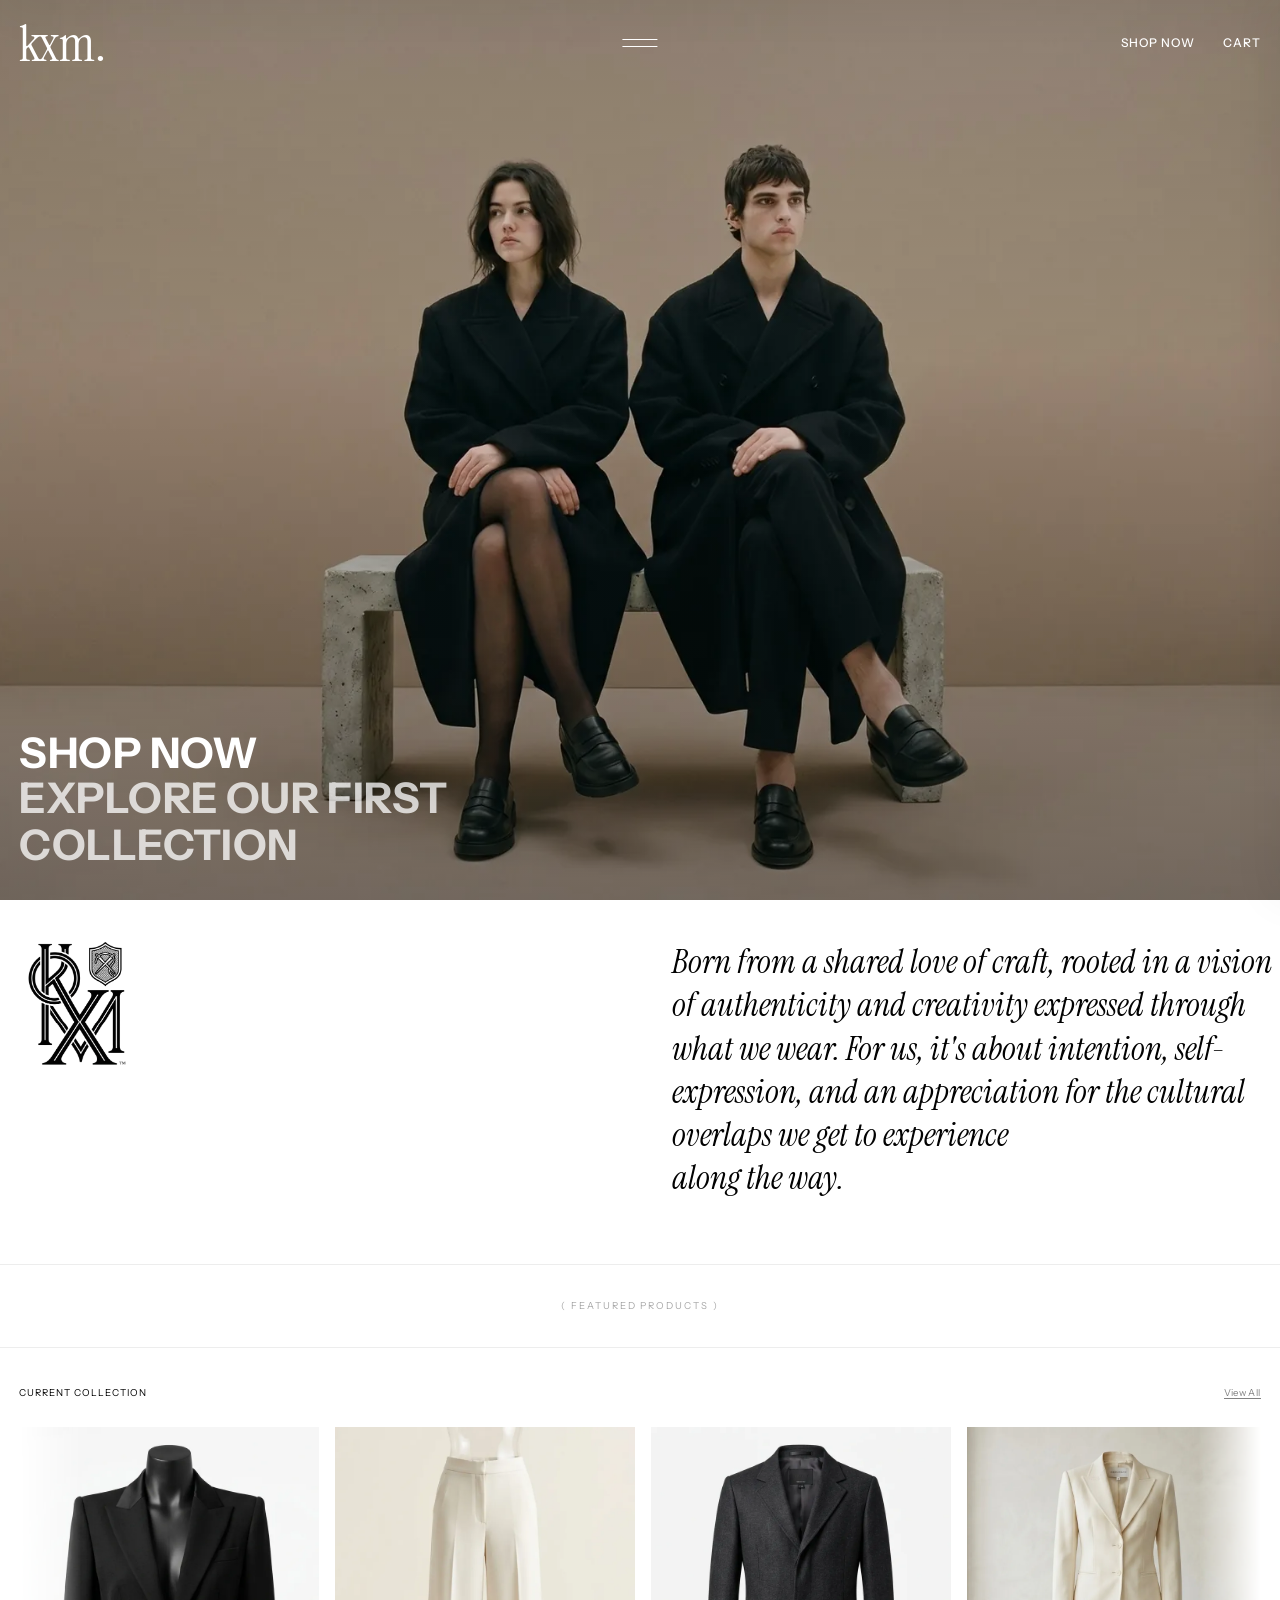
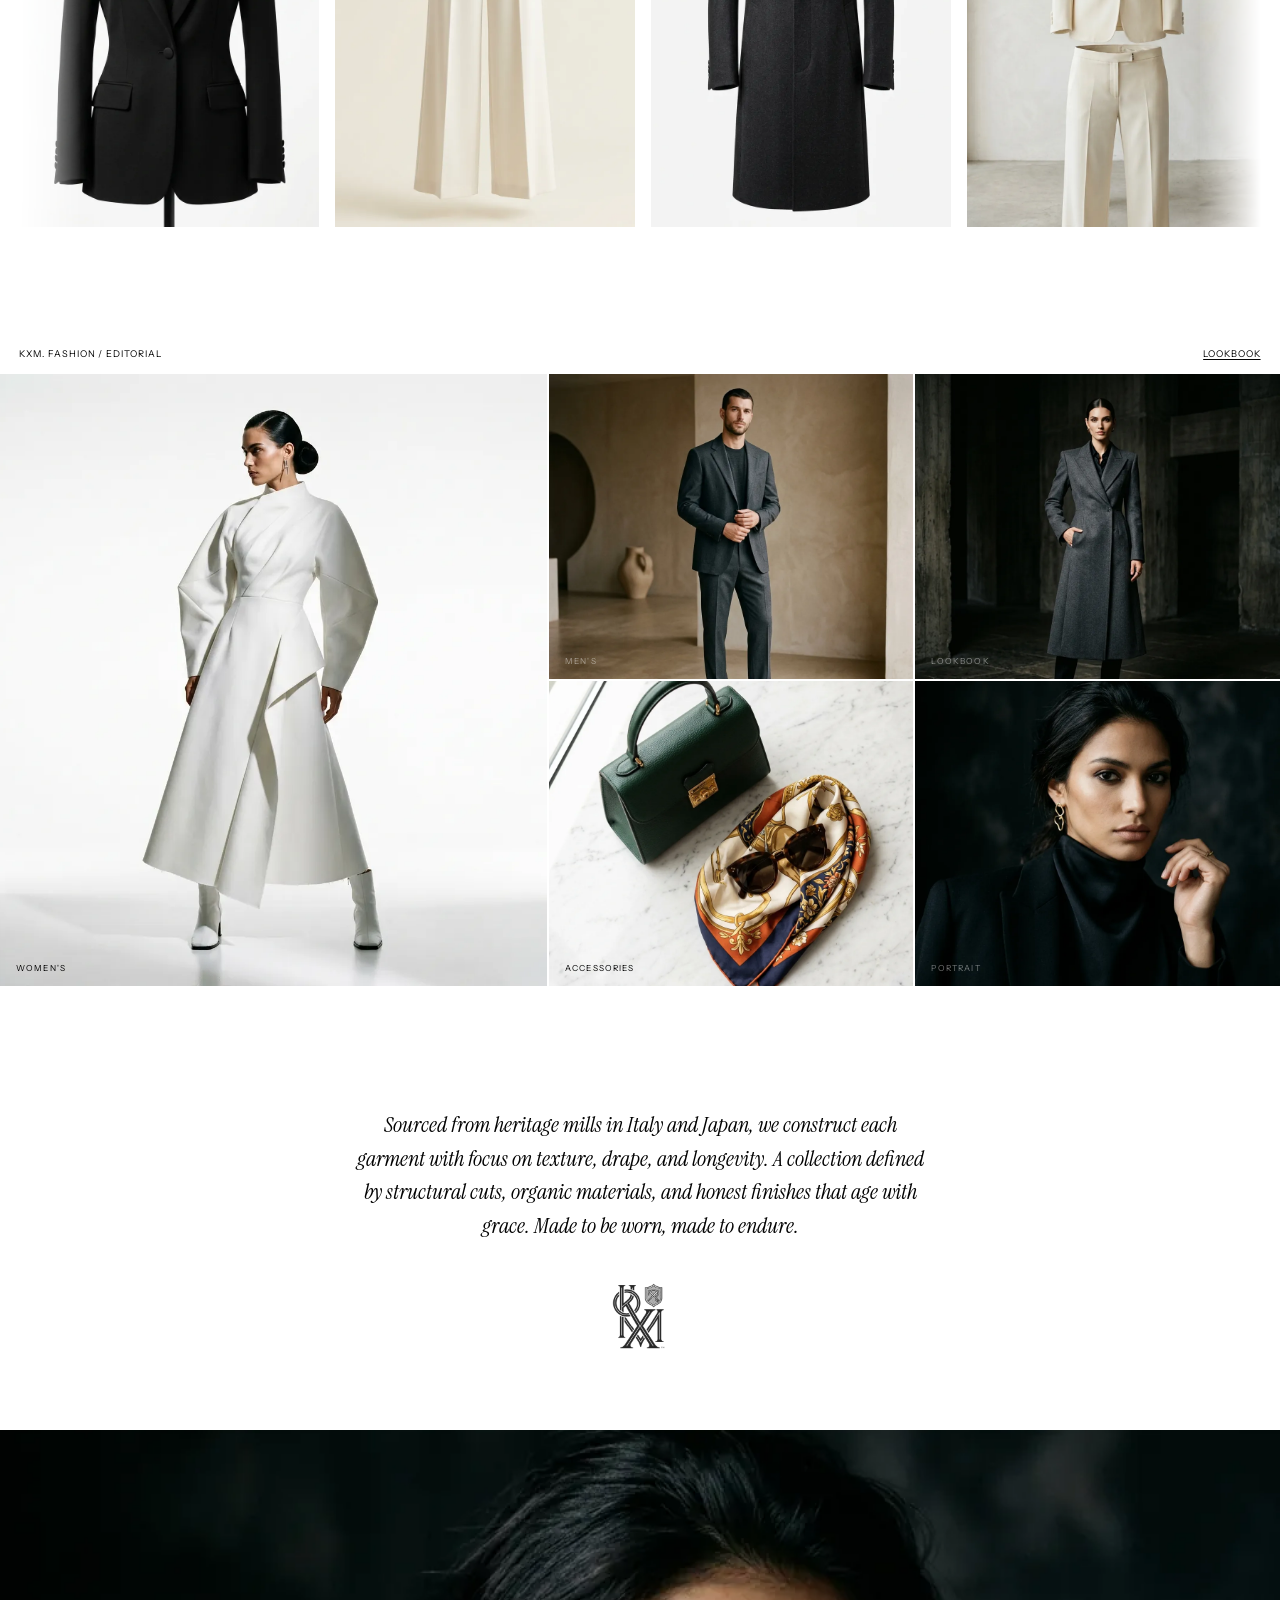
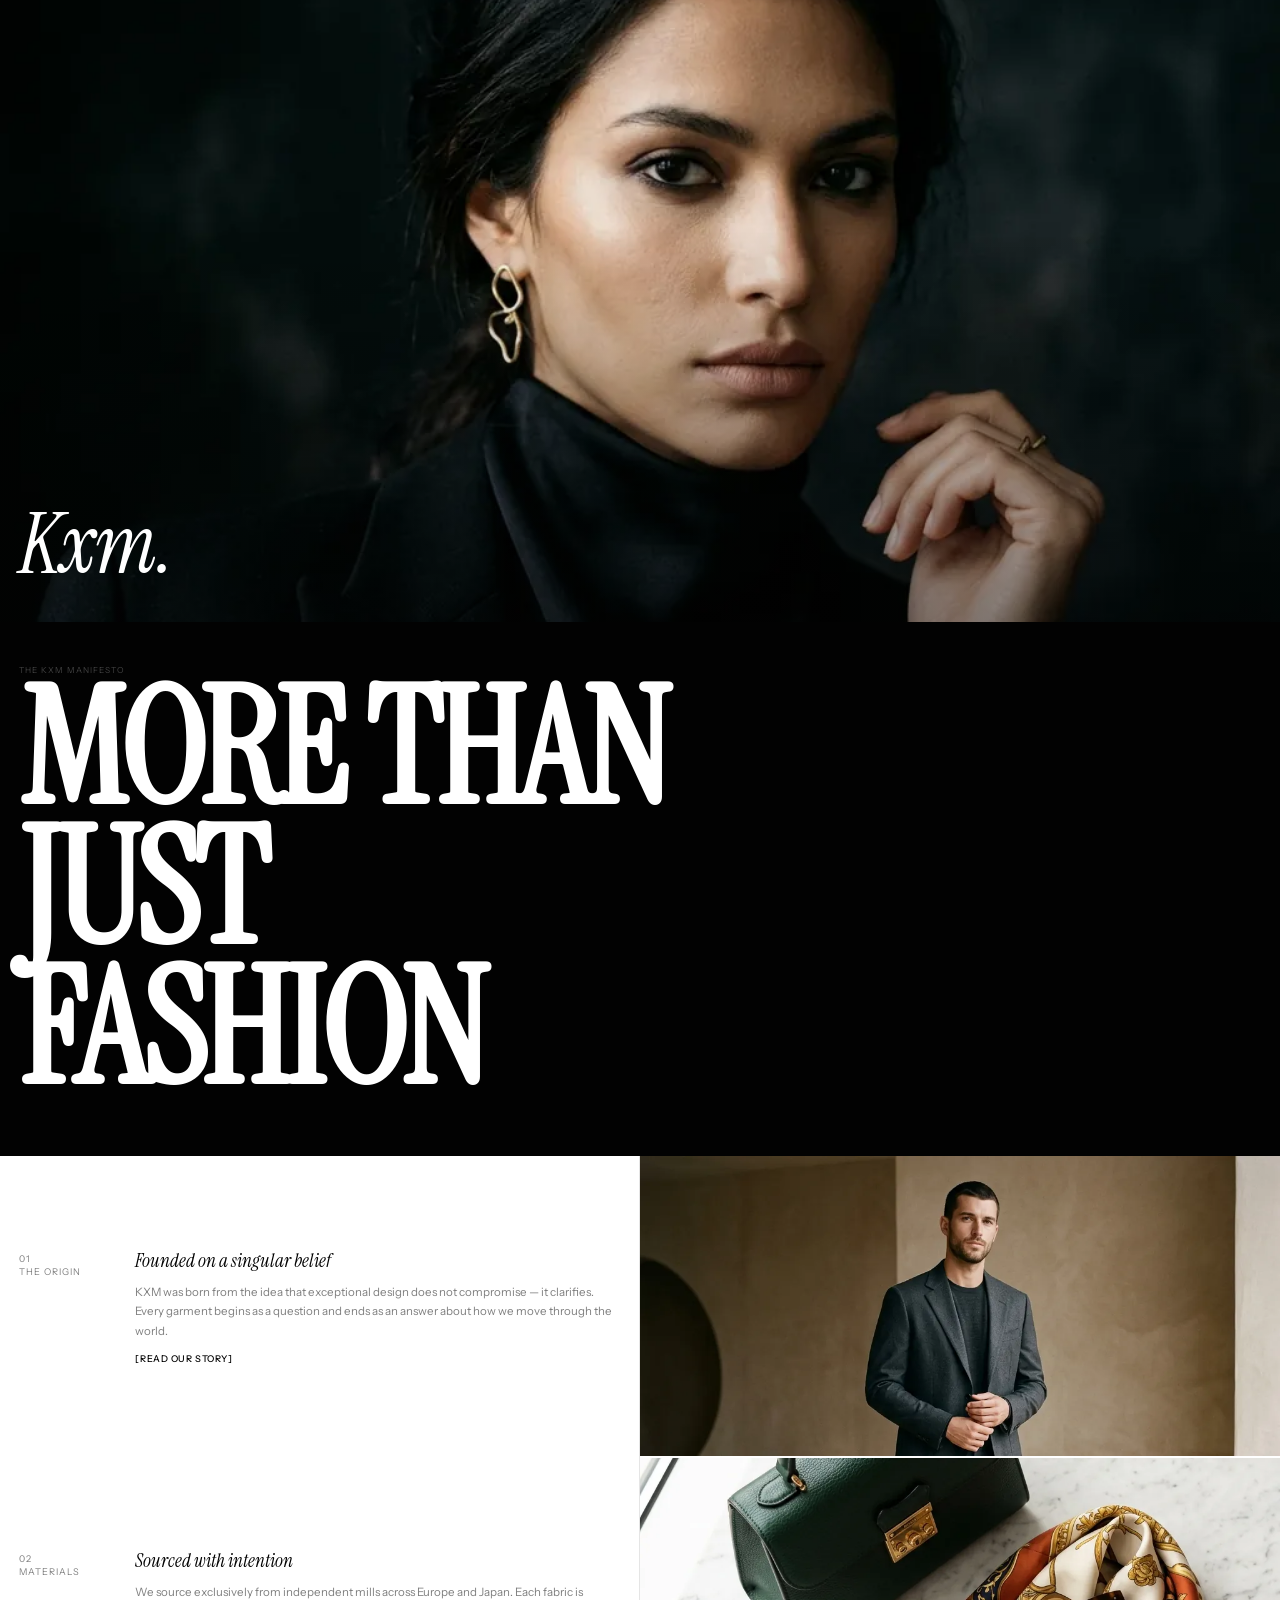
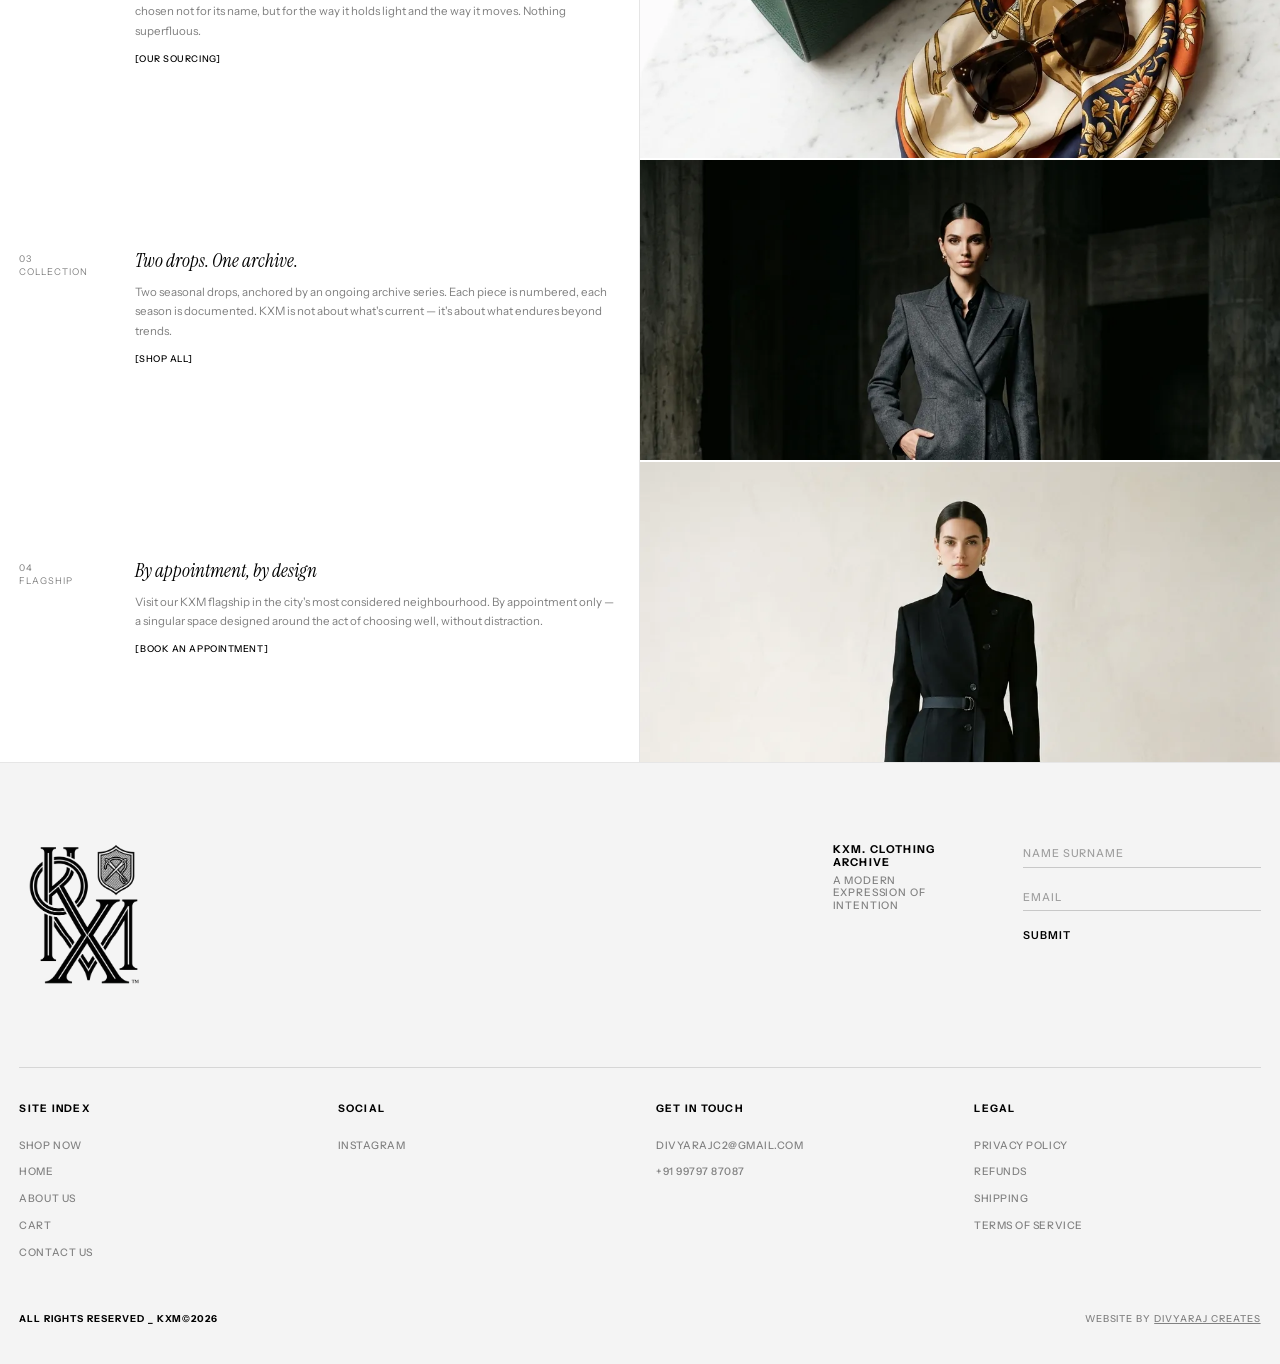
<file: index.html>
<!DOCTYPE html>
<html lang="en">
<head>
  <meta charset="UTF-8" />
  <meta name="viewport" content="width=device-width, initial-scale=1.0" />
  <title>KXM — More Than Just Fashion</title>
  <link rel="icon" type="image/x-icon" href="/favicon/favicon.ico" />
  <link rel="icon" type="image/png" sizes="16x16" href="/favicon/favicon-16x16.png" />
  <link rel="icon" type="image/png" sizes="32x32" href="/favicon/favicon-32x32.png" />
  <link rel="icon" type="image/png" sizes="96x96" href="/favicon/favicon-96x96.png" />
  <link rel="apple-touch-icon" sizes="180x180" href="/favicon/apple-touch-icon.png" />
  <link rel="manifest" href="/favicon/site.webmanifest" />
  <meta name="theme-color" content="#ffffff" />
  <link rel="canonical" href="https://kxm-by-divyaraj.vercel.app/" />
  <link rel="stylesheet" href="assets/css/cart.css" />
  <meta name="description" content="Informed by culture, within the context of today's world. KXM produces refined clothing that makes space for both intention and freedom." />

  <!-- Structured Data (JSON-LD) -->
  <script type="application/ld+json">
  {
    "@context": "https://schema.org",
    "@graph": [
      {
        "@type": "Organization",
        "name": "KXM",
        "url": "https://kxm-by-divyaraj.vercel.app",
        "logo": "https://kxm-by-divyaraj.vercel.app/assets/images/kxm-logo-black.png"
      },
      {
        "@type": "WebSite",
        "name": "KXM",
        "url": "https://kxm-by-divyaraj.vercel.app"
      }
    ]
  }
  </script>

  <!-- Open Graph / Facebook -->
  <meta property="og:type" content="website" />
  <meta property="og:url" content="https://kxm-by-divyaraj.vercel.app/" />
  <meta property="og:title" content="KXM — More Than Just Fashion" />
  <meta property="og:description" content="Informed by culture, within the context of today's world. KXM produces refined clothing that makes space for both intention and freedom." />
  <meta property="og:image" content="https://kxm-by-divyaraj.vercel.app/og-image.jpg" />

  
  <link rel="preload" as="image" href="assets/images/hero-image.webp" fetchpriority="high" />
<!-- Twitter Card -->
  <meta name="twitter:card" content="summary_large_image" />
  <meta name="twitter:url" content="https://kxm-by-divyaraj.vercel.app/" />
  <meta name="twitter:title" content="KXM — More Than Just Fashion" />
  <meta name="twitter:description" content="Informed by culture, within the context of today's world. KXM produces refined clothing that makes space for both intention and freedom." />
  <meta name="twitter:image" content="https://kxm-by-divyaraj.vercel.app/og-image.jpg" />

  <!-- Instrument Serif — confirmed used by Odd Ritual via Google WebFont loader -->
  <link rel="stylesheet" href="assets/css/fonts.css" />
  <noscript><style>.js-reveal{opacity:1!important;transform:none!important}</style></noscript>

  <style>
    /* ─────────────────────────────────────────
       DESIGN TOKENS — exact from oddritualgolf
    ───────────────────────────────────────── */
    :root {
      --black:          #020202;
      --white:          #ffffff;
      --light-grey:     #f4f4f4;
      --light-faded:    #818181;
      --dark-faded-1:   rgba(2,2,2,0.1);
      --dark-faded-4:   rgba(2,2,2,0.4);
      --dark-faded-8:   rgba(2,2,2,0.8);
      --faded-text:     #cccccc;

      --font-primary:   'Instrument Sans', 'Helvetica Neue', Arial, sans-serif;
      --font-display:   'Instrument Serif', Georgia, serif;
      --font-italic:    'Instrument Serif', Georgia, serif;

      --margin:         clamp(1rem, 0.929rem + 0.357vw, 1.25rem);
      --gutter:         0.65rem;
    }

    /* ─────────────────────────────────────────
       RESET
    ───────────────────────────────────────── */
    *, *::before, *::after { box-sizing: border-box; margin: 0; padding: 0; }
    html { scroll-behavior: smooth; font-size: 16px; }
    body {
      font-family: var(--font-primary);
      font-weight: 400;
      font-size: 1rem;
      line-height: 1;
      color: var(--black);
      background: var(--white);
      -webkit-font-smoothing: antialiased;
      -moz-osx-font-smoothing: grayscale;
      overflow-x: hidden;
    }
    img { display: block; width: 100%; object-fit: cover; }
    a { text-decoration: none; color: inherit; }
    button { background: none; border: none; cursor: pointer; font: inherit; padding: 0; }
    ul { list-style: none; }
    svg { max-width: 100%; }

    /* ═══════════════════════════════════════
       NAV — exact match to Odd Ritual layout
    ═══════════════════════════════════════ */
    #nav {
      position: fixed;
      top: 0; left: 0; right: 0;
      z-index: 200;
      display: flex;
      align-items: center;
      justify-content: space-between;
      padding: 1.1rem var(--margin);
      color: var(--white);
      transition: color 0.3s ease;
    }
    #nav.nav-light { color: var(--black); }

    /* ── Brand name: plain text, lowercase, with period — like "odd ritual." ── */
    .nav-brand {
      font-family: var(--font-display);
      font-size: 3.2rem;
      font-weight: 400;
      letter-spacing: 0em;
      text-transform: lowercase;
      color: currentColor;
      line-height: 1;
    }

    /* ── Center: two-line menu toggle, absolute centered ── */
    .nav-menu-toggle {
      position: absolute;
      left: 50%;
      top: 50%;
      transform: translate(-50%, -50%);
      background: none;
      border: none;
      cursor: pointer;
      display: flex;
      flex-direction: column;
      justify-content: space-between;
      width: 2.2rem;
      height: 8px;
      padding: 0;
      color: currentColor;
      transition: opacity 0.3s, transform 0.3s;
      z-index: 210;
    }
    
    .nav-menu-toggle:hover {
      opacity: 0.7;
    }

    .toggle-line {
      display: block;
      width: 100%;
      height: 1px;
      background: currentColor;
      transition: transform 0.3s cubic-bezier(0.16, 1, 0.3, 1);
    }
    
    body.menu-open .nav-menu-toggle .toggle-line:nth-child(1) {
      transform: translateY(3.5px) rotate(45deg);
    }
    body.menu-open .nav-menu-toggle .toggle-line:nth-child(2) {
      transform: translateY(-3.5px) rotate(-45deg);
    }

    /* Hide standard nav links when menu is open and show close text */
    body.menu-open .nav-right .nav-link-shop,
    body.menu-open .nav-right .nav-link-cart {
      display: none !important;
    }
    
    body.menu-open .nav-right .nav-link-close {
      display: inline-block !important;
    }
    
    body.menu-open #nav {
      color: var(--black) !important;
    }

    .nav-link-close {
      display: none;
      font-family: var(--font-primary);
      font-size: 0.75rem;
      font-weight: 500;
      letter-spacing: 0.08em;
      text-transform: uppercase;
      color: currentColor;
      cursor: pointer;
      background: none;
      border: none;
      padding: 0;
      transition: opacity 0.2s;
    }
    .nav-link-close:hover {
      opacity: 0.7;
    }

    /* ═══════════════════════════════════════
       MENU OVERLAY
       (Slides down from the top covering full viewport)
    ═══════════════════════════════════════ */
    .menu-overlay {
      position: fixed;
      top: 0;
      left: 0;
      width: 100%;
      height: 100vh;
      height: 100dvh;
      overflow-y: auto;
      background: var(--white);
      z-index: 190; /* just below #nav (200) */
      transform: translateY(-100%);
      transition: transform 0.5s cubic-bezier(0.16, 1, 0.3, 1);
      box-shadow: 0 15px 40px rgba(0,0,0,0.04);
      display: flex;
      flex-direction: column;
      justify-content: flex-end;
      padding: var(--margin) var(--margin) 2rem var(--margin);
      border-bottom: 1px solid rgba(2,2,2,0.06);
    }
    
    body.menu-open .menu-overlay {
      transform: translateY(0);
    }

    .menu-content {
      display: flex;
      flex-direction: column;
      height: 100%;
      justify-content: space-between;
      padding-top: 5rem; /* space for navbar */
    }

    .menu-main-links {
      display: flex;
      flex-direction: column;
      align-items: center;
      justify-content: center;
      gap: 1.25rem;
      margin-top: auto;
      margin-bottom: auto;
    }

    .menu-link {
      font-family: var(--font-primary);
      font-size: clamp(2rem, 5vw, 3.4rem);
      font-weight: 600;
      text-transform: uppercase;
      color: rgba(2,2,2,0.82);
      transition: opacity 0.55s ease, transform 0.55s cubic-bezier(0.16, 1, 0.3, 1), color 0.25s ease, text-decoration-color 0.25s ease;
      opacity: 0;
      transform: translateY(16px);
      letter-spacing: -0.01em;
      text-decoration: underline;
      text-underline-offset: 0.22em;
      text-decoration-color: transparent;
    }

    .menu-link:hover,
    .menu-link.active {
      color: var(--black);
      text-decoration-color: rgba(2, 2, 2, 0.45);
    }

    body.menu-open .menu-link {
      opacity: 1;
      transform: translateY(0);
    }
    body.menu-open .menu-main-links .menu-link:nth-child(1) { transition-delay: 0.10s, 0.10s, 0s, 0s; }
    body.menu-open .menu-main-links .menu-link:nth-child(2) { transition-delay: 0.16s, 0.16s, 0s, 0s; }
    body.menu-open .menu-main-links .menu-link:nth-child(3) { transition-delay: 0.22s, 0.22s, 0s, 0s; }
    body.menu-open .menu-main-links .menu-link:nth-child(4) { transition-delay: 0.28s, 0.28s, 0s, 0s; }

    .menu-bottom-row {
      display: grid;
      grid-template-columns: 1fr auto 1fr;
      align-items: flex-end;
      padding-top: 1.5rem;
      border-top: 1px solid rgba(2,2,2,0.05);
    }

    .menu-bottom-center {
      display: flex;
      flex-direction: column;
      align-items: center;
      gap: 0.6rem;
    }

    .menu-bottom-right {
      text-align: right;
    }

    .menu-sub-link {
      font-family: var(--font-primary);
      font-size: 0.75rem;
      font-weight: 700;
      text-transform: uppercase;
      color: var(--black);
      letter-spacing: 0.05em;
      transition: opacity 0.2s;
    }
    .menu-sub-link:hover {
      opacity: 0.6;
    }

    /* Backdrop for the remaining screen height */
    .menu-backdrop {
      position: fixed;
      inset: 0;
      background: rgba(2,2,2,0.25);
      backdrop-filter: blur(1px);
      z-index: 180; /* just below menu-overlay */
      opacity: 0;
      pointer-events: none;
      transition: opacity 0.5s cubic-bezier(0.16, 1, 0.3, 1);
    }

    body.menu-open .menu-backdrop {
      opacity: 1;
      pointer-events: auto;
    }

    /* ═══════════════════════════════════════
       CART DRAWER
       (Slides in from the right)
    ═══════════════════════════════════════ */
    .cart-drawer {
      position: fixed;
      top: 0;
      right: 0;
      width: 100%;
      max-width: 420px;
      height: 100%;
      background: var(--white);
      z-index: 300; /* stays on top of nav (200) and menu (190) */
      transform: translateX(100%);
      transition: transform 0.5s cubic-bezier(0.16, 1, 0.3, 1);
      box-shadow: -10px 0 40px rgba(0,0,0,0.05);
      display: flex;
      flex-direction: column;
      padding: var(--margin);
      border-left: 1px solid rgba(2,2,2,0.06);
    }
    
    body.cart-open .cart-drawer {
      transform: translateX(0);
    }

    .cart-header {
      display: flex;
      justify-content: space-between;
      align-items: center;
      padding-bottom: 1.5rem;
      border-bottom: 1px solid rgba(2,2,2,0.06);
    }
    
    .cart-header-title {
      font-family: var(--font-primary);
      font-size: 0.75rem;
      font-weight: 700;
      text-transform: uppercase;
      letter-spacing: 0.08em;
      color: var(--black);
    }
    
    .cart-close-btn {
      font-family: var(--font-primary);
      font-size: 0.75rem;
      font-weight: 700;
      text-transform: uppercase;
      letter-spacing: 0.08em;
      color: var(--black);
      cursor: pointer;
      background: none;
      border: none;
      padding: 0;
      transition: opacity 0.2s;
    }
    .cart-close-btn:hover {
      opacity: 0.6;
    }

    .cart-content {
      flex: 1;
      display: flex;
      flex-direction: column;
      align-items: center;
      justify-content: center;
      text-align: center;
      padding: 2rem 0;
    }

    .cart-empty-title {
      font-family: var(--font-display);
      font-size: 1.7rem;
      font-weight: 400;
      text-transform: uppercase;
      color: var(--black);
      margin-bottom: 0.8rem;
      letter-spacing: -0.01em;
    }

    .cart-empty-subtitle {
      font-family: var(--font-primary);
      font-size: 0.68rem;
      font-weight: 500;
      text-transform: uppercase;
      color: var(--light-faded);
      letter-spacing: 0.08em;
      line-height: 1.5;
      margin-bottom: 2.5rem;
      max-width: 18rem;
    }

    .cart-shop-now-btn {
      font-family: var(--font-primary);
      font-size: 0.72rem;
      font-weight: 700;
      text-transform: uppercase;
      color: var(--black);
      letter-spacing: 0.08em;
      transition: opacity 0.2s;
      border-bottom: 1px solid var(--black);
      padding-bottom: 2px;
    }
    .cart-shop-now-btn:hover {
      opacity: 0.6;
    }

    /* Backdrop for the cart drawer */
    .cart-backdrop {
      position: fixed;
      inset: 0;
      background: rgba(2,2,2,0.25);
      backdrop-filter: blur(1px);
      z-index: 290; /* just below cart drawer */
      opacity: 0;
      pointer-events: none;
      transition: opacity 0.5s cubic-bezier(0.16, 1, 0.3, 1);
    }

    body.cart-open .cart-backdrop {
      opacity: 1;
      pointer-events: auto;
    }

    /* ── Right: SHOP NOW + CART uppercase links ── */
    .nav-right {
      display: flex;
      align-items: center;
      gap: 1.75rem;
    }
    .nav-right a {
      font-family: var(--font-primary);
      font-size: 0.75rem;
      font-weight: 500;
      letter-spacing: 0.08em;
      text-transform: uppercase;
      color: var(--white);
      opacity: 1;
      transition: opacity 0.2s;
    }
    #nav.nav-light .nav-right a { color: var(--black); }
    .nav-right a:hover { opacity: 0.7; }

    /* ═══════════════════════════════════════
       HERO
    ═══════════════════════════════════════ */
    #hero {
      position: relative;
      width: 100%;
      height: 100vh;
      min-height: 640px;
      overflow: hidden;
      background: var(--black);
    }

    .hero-img {
      position: absolute;
      inset: 0;
      width: 100%;
      height: 100%;
    }
    .hero-img img {
      height: 100%;
      object-position: center top;
    }
    .hero-img::after {
      content: '';
      position: absolute;
      inset: 0;
      background: linear-gradient(
        180deg,
        rgba(2,2,2,0.18) 0%,
        rgba(2,2,2,0.05) 40%,
        rgba(2,2,2,0.35) 100%
      );
    }

    /* ── Hero content layout — bottom-anchored like Odd Ritual ── */
    .hero-content {
      position: absolute;
      inset: 0;
      display: flex;
      flex-direction: column;
      justify-content: flex-end;
      padding: var(--margin);
      padding-bottom: 2rem;
    }

    /* Slide numbers row — 01, 02, 03 across the middle */
    .hero-slides {
      position: absolute;
      left: 0; right: 0;
      top: 50%;
      transform: translateY(-50%);
      display: flex;
      justify-content: space-between;
      padding: 0 var(--margin);
      pointer-events: none;
    }
    .hero-slide-num {
      font-family: var(--font-primary);
      font-size: 0.68rem;
      font-weight: 400;
      color: rgba(255,255,255,0.55);
      font-style: italic;
    }
    .hero-slide-num.active {
      color: rgba(255,255,255,0.9);
    }

    /* Bottom row — CTA left, Scroll right */
    .hero-bottom {
      display: flex;
      align-items: flex-end;
      justify-content: space-between;
    }

    /* Large SHOP NOW text — exact same scale as Odd Ritual */
    .hero-cta {
      display: flex;
      flex-direction: column;
      gap: 0.05rem;
    }
    /* "SHOP NOW" — same size as the lines below */
    .hero-cta-main {
      font-family: var(--font-primary);
      font-size: clamp(1.8rem, 3.3vw, 2.8rem);
      font-weight: 700;
      letter-spacing: 0.01em;
      text-transform: uppercase;
      color: var(--white);
      line-height: 1.0;
    }
    /* "EXPLORE OUR FIRST" + "COLLECTION" — same size as SHOP NOW */
    .hero-cta-sub {
      font-family: var(--font-primary);
      font-size: clamp(1.8rem, 3.3vw, 2.8rem);
      font-weight: 700;
      letter-spacing: 0.01em;
      text-transform: uppercase;
      color: rgba(255,255,255,0.75);
      line-height: 1.1;
    }
    .hero-cta { transition: opacity 0.3s ease; }
    .hero-cta:hover { opacity: 0.82; }
    .hero-cta:hover .hero-cta-sub { color: rgba(255,255,255,0.95); }
    .hero-cta-sub { transition: color 0.3s ease; }

    /* Scroll indicator bottom-right */
    .hero-scroll {
      font-family: var(--font-primary);
      font-size: 0.68rem;
      font-weight: 400;
      color: rgba(255,255,255,0.55);
      letter-spacing: 0.06em;
      writing-mode: horizontal-tb;
      padding-bottom: 0.2rem;
    }

    /* ═══════════════════════════════════════
       BRAND INTRO — between hero and products
       (exact clone of Odd Ritual's logo + quote layout)
    ═══════════════════════════════════════ */
    #brand-intro {
      background: var(--white);
      display: grid;
      grid-template-columns: 1fr 1fr;
      min-height: 28rem;
      border-bottom: 1px solid rgba(2,2,2,0.07);
    }

    .brand-intro-left {
      padding: 2.5rem var(--margin) 2.5rem;
      display: flex;
      flex-direction: column;
      justify-content: flex-start;
      align-items: flex-start;
    }

    /* KXM logo mark — large, top-left, black */
    .brand-intro-logo {
      width: auto;
      height: clamp(6rem, 10vw, 9rem);
      max-width: 16rem;
      object-fit: contain;
      display: block;
    }

    .brand-intro-right {
      padding: 2.5rem var(--margin) 2.5rem 2rem;
      padding-right: 0;
      display: flex;
      flex-direction: column;
      justify-content: flex-start;
    }

    /* Large bold intro paragraph — matching Odd Ritual's body intro */
    .brand-intro-text {
      font-family: 'Instrument Serif', Georgia, serif;
      font-style: italic;
      font-size: clamp(1.6rem, 2.6vw, 2.2rem);
      font-weight: 400;
      line-height: 1.3;
      color: var(--black);
      max-width: none;
      width: 100%;
    }

    /* ( FEATURED PRODUCTS ) bottom-center label */
    .brand-intro-footer {
      grid-column: 1 / -1;
      padding: 1.5rem var(--margin);
      display: flex;
      justify-content: center;
      align-items: center;
      border-top: 1px solid rgba(2,2,2,0.07);
    }
    .brand-intro-footer-label {
      font-family: var(--font-primary);
      font-size: 0.6rem;
      font-weight: 400;
      letter-spacing: 0.2em;
      text-transform: uppercase;
      color: rgba(2,2,2,0.35);
    }

    /* ═══════════════════════════════════════
       PRODUCTS STRIP
    ═══════════════════════════════════════ */
    #products {
      background: var(--white);
      padding: 2.5rem var(--margin) 3.5rem;
    }

    .products-top-bar {
      display: flex;
      align-items: baseline;
      justify-content: space-between;
      margin-bottom: 1.75rem;
    }
    .products-section-label {
      font-family: var(--font-primary);
      font-size: 0.6rem;
      font-weight: 400;
      letter-spacing: 0.1em;
      text-transform: uppercase;
      color: var(--black);
    }
    .products-view-all {
      font-family: var(--font-primary);
      font-size: 0.6rem;
      font-weight: 400;
      letter-spacing: 0.04em;
      color: var(--light-faded);
      border-bottom: 1px solid var(--light-faded);
      padding-bottom: 0.05rem;
      transition: color 0.2s, border-color 0.2s;
    }
    .products-view-all:hover { color: var(--black); border-color: var(--black); }

    /* ── Marquee wrapper — clips overflow, full width ── */
    .products-marquee {
      overflow: hidden;
      width: 100%;
      padding-bottom: 2.5rem;
      -webkit-mask-image: linear-gradient(90deg, transparent 0, #000 5%, #000 95%, transparent 100%);
      mask-image: linear-gradient(90deg, transparent 0, #000 5%, #000 95%, transparent 100%);
    }

    /* ── The scrolling track — duplicated items for seamless loop ── */
    .products-track {
      display: flex;
      gap: 1rem;
      width: max-content;
      animation: productsMarquee 28s linear infinite;
    }
    .products-track:hover { animation-play-state: paused; }

    @keyframes productsMarquee {
      0%   { transform: translateX(0); }
      100% { transform: translateX(-50%); }
    }

    /* ── Individual product card — larger size ── */
    .product-card {
      cursor: pointer;
      flex: 0 0 300px;
      width: 300px;
      height: 400px;
      position: relative;
      overflow: hidden;
      display: block;
      color: inherit;
      text-decoration: none;
    }
    a.product-card {
      display: block;
      text-decoration: none;
      color: inherit;
    }
    .product-card-img {
      width: 300px;
      height: 400px;
      overflow: hidden;
      background: var(--light-grey);
      position: relative;
    }
    .product-card-img img {
      position: absolute;
      top: 0;
      left: 0;
      width: 100%;
      height: 100%;
      object-fit: cover;
      transition: transform 0.6s cubic-bezier(0.25, 0.46, 0.45, 0.94), opacity 0.6s cubic-bezier(0.25, 0.46, 0.45, 0.94);
    }
    .product-card-img img.hover-img {
      opacity: 0;
      z-index: 2;
    }
    .product-card-img img.default-img {
      z-index: 1;
    }
    .product-card:hover .product-card-img img.default-img {
      transform: scale(1.04);
    }
    .product-card:hover .product-card-img img.hover-img {
      opacity: 1;
      transform: scale(1.04);
    }

    /* ── Info panel — hidden below, slides up on hover ── */
    .product-card-info {
      position: absolute;
      bottom: 12px; left: 12px; right: 12px;
      background: var(--white);
      padding: 1rem 1.1rem 1.1rem;
      transform: translateY(calc(100% + 24px));
      transition: transform 0.38s cubic-bezier(0.25, 0.46, 0.45, 0.94);
      border: 1px solid rgba(2,2,2,0.06);
      box-shadow: 0 4px 12px rgba(2,2,2,0.04);
      z-index: 3;
      display: flex;
      justify-content: space-between;
      align-items: center;
    }
    .product-card:hover .product-card-info {
      transform: translateY(0);
    }

    .product-card-details {
      display: flex;
      flex-direction: column;
      gap: 0.25rem;
      text-align: left;
    }

    .product-card-name {
      font-family: var(--font-primary);
      font-size: 0.68rem;
      font-weight: 400;
      letter-spacing: 0.02em;
      color: var(--black);
      line-height: 1.3;
    }
    .product-card-price {
      font-family: var(--font-primary);
      font-size: 0.63rem;
      font-weight: 400;
      color: var(--light-faded);
    }
    .product-card-arrow {
      font-family: var(--font-primary);
      font-size: 0.85rem;
      font-weight: 400;
      color: var(--black);
      transition: transform 0.38s cubic-bezier(0.25, 0.46, 0.45, 0.94);
    }
    .product-card:hover .product-card-arrow {
      transform: translateX(4px);
    }

    /* ═══════════════════════════════════════
       EDITORIAL GRID
    ═══════════════════════════════════════ */
    #editorial {
      background: var(--white);
      padding: 0.1rem 0;
    }

    .editorial-section-bar {
      display: flex;
      align-items: baseline;
      justify-content: space-between;
      padding: 1.5rem var(--margin) 1rem;
    }
    .editorial-section-label {
      font-family: var(--font-primary);
      font-size: 0.58rem;
      font-weight: 400;
      letter-spacing: 0.1em;
      text-transform: uppercase;
      color: var(--black);
    }

    .editorial-grid {
      display: grid;
      grid-template-columns: 1.5fr 1fr 1fr;
      grid-template-rows: 1fr 1fr;
      gap: 2px;
      height: 68vh;
    }
    .ed-cell {
      position: relative;
      overflow: hidden;
      display: block;
      cursor: pointer;
      text-decoration: none;
      color: inherit;
    }
    .ed-cell--span { grid-row: span 2; }
    .ed-cell img {
      width: 100%;
      height: 100%;
      transition: transform 0.8s cubic-bezier(0.25, 0.46, 0.45, 0.94);
    }
    .img-pos-top {
      object-position: center top !important;
    }
    .ed-cell:hover img { transform: scale(1.04); }
    .ed-cell-label {
      position: absolute;
      bottom: 0.9rem;
      left: 1rem;
      font-family: var(--font-primary);
      font-size: 0.52rem;
      font-weight: 400;
      letter-spacing: 0.14em;
      text-transform: uppercase;
      color: rgba(255,255,255,0.45);
    }
    .ed-cell-label.label-dark {
      color: var(--black);
    }

    /* ═══════════════════════════════════════
       BRAND STATEMENT
    ═══════════════════════════════════════ */
    #brand-statement {
      background: var(--white);
      padding: 5rem var(--margin);
      display: flex;
      flex-direction: column;
      align-items: center;
      text-align: center;
    }

    .bs-label {
      font-family: var(--font-primary);
      font-size: 0.58rem;
      font-weight: 400;
      letter-spacing: 0.14em;
      text-transform: uppercase;
      color: var(--light-faded);
      margin-bottom: 2rem;
    }
    .bs-quote {
      font-family: var(--font-italic);
      font-size: clamp(0.95rem, 1.8vw, 1.35rem);
      font-weight: 400;
      font-style: italic;
      line-height: 1.55;
      color: var(--black);
      max-width: 580px;
      margin-bottom: 2.5rem;
    }
    .bs-divider {
      display: flex;
      flex-direction: column;
      align-items: center;
      gap: 1.25rem;
    }
    .bs-line {
      width: 1px;
      height: 3rem;
      background: rgba(2,2,2,0.12);
    }
    /* KXM logo mark centered in brand statement */
    .bs-logo {
      height: 4.2rem;
      width: auto;
      max-width: 15rem;
      object-fit: contain;
      opacity: 0.85;
    }
    .bs-social {
      display: inline-flex;
      align-items: center;
      gap: 0.4rem;
      font-family: var(--font-primary);
      font-size: 0.58rem;
      font-weight: 400;
      letter-spacing: 0.08em;
      color: var(--light-faded);
      transition: color 0.2s;
      margin-top: 0.25rem;
    }
    .bs-social:hover { color: var(--black); }
    .bs-social svg { width: 14px; height: 14px; fill: currentColor; flex-shrink: 0; }

    /* ═══════════════════════════════════════
       LIFESTYLE FULL-BLEED
    ═══════════════════════════════════════ */
    #lifestyle {
      position: relative;
      width: 100%;
      height: 88vh;
      min-height: 540px;
      overflow: hidden;
    }
    #lifestyle img {
      width: 100%;
      height: 100%;
      object-position: center 20%;
    }
    .lifestyle-overlay {
      position: absolute;
      inset: 0;
      background: linear-gradient(
        to bottom,
        transparent 50%,
        rgba(2,2,2,0.45) 100%
      );
    }
    .lifestyle-text {
      position: absolute;
      bottom: 2.5rem;
      left: var(--margin);
    }
    .lifestyle-script {
      font-family: var(--font-display);
      font-size: clamp(2.8rem, 6.5vw, 5.5rem);
      font-weight: 200;
      font-style: italic;
      color: var(--white);
      line-height: 0.92;
      letter-spacing: -0.01em;
    }

    /* ═══════════════════════════════════════
       MORE THAN JUST FASHION
    ═══════════════════════════════════════ */
    #statement {
      background: var(--black);
      padding: 2.75rem var(--margin) 3.5rem;
      overflow: hidden;
    }

    .stmt-eyebrow {
      display: flex;
      align-items: center;
      gap: 0.6rem;
      margin-bottom: 0.35rem;
    }
    .stmt-star {
      font-size: 0.85rem;
      line-height: 1;
      color: rgba(255,255,255,0.45);
      letter-spacing: 0.2em;
    }
    .stmt-sub {
      font-family: var(--font-primary);
      font-size: 0.52rem;
      font-weight: 400;
      letter-spacing: 0.12em;
      text-transform: uppercase;
      color: rgba(255,255,255,0.25);
    }

    .stmt-headline {
      font-family: var(--font-display);
      font-weight: 800;
      font-style: normal;
      font-size: clamp(4.5rem, 12.5vw, 14rem);
      line-height: 0.875;
      letter-spacing: -0.025em;
      color: var(--white);
      text-transform: uppercase;
    }

    /* ═══════════════════════════════════════
       CONTENT / BRAND STORY
    ═══════════════════════════════════════ */
    #content {
      background: var(--white);
      display: grid;
      grid-template-columns: 1fr 1fr;
    }

    .content-left {
      padding: 0 var(--margin);
      border-right: 1px solid var(--dark-faded-1);
    }

    .content-block {
      display: grid;
      grid-template-columns: 6rem 1fr;
      gap: 1.25rem;
      padding: 0;
      height: 300px;
      align-content: center;
    }

    .content-block-label {
      font-family: var(--font-primary);
      font-size: 0.58rem;
      font-weight: 400;
      letter-spacing: 0.1em;
      text-transform: uppercase;
      color: var(--light-faded);
      padding-top: 0.2rem;
      line-height: 1.4;
    }

    .content-block-body { display: flex; flex-direction: column; gap: 0.6rem; }

    .content-block-title {
      font-family: var(--font-display);
      font-size: clamp(0.95rem, 1.5vw, 1.2rem);
      font-weight: 400;
      font-style: italic;
      line-height: 1.25;
      color: var(--black);
    }
    .content-block-text {
      font-family: var(--font-primary);
      font-size: 0.72rem;
      font-weight: 400;
      line-height: 1.7;
      color: rgba(2,2,2,0.5);
    }
    .content-block-link {
      display: inline-flex;
      align-items: center;
      align-self: flex-start;
      font-family: var(--font-primary);
      font-size: 0.58rem;
      font-weight: 500;
      letter-spacing: 0.06em;
      text-transform: uppercase;
      color: var(--black);
      margin-top: 0.15rem;
      transition: opacity 0.2s;
      cursor: pointer;
    }
    .content-block-link:hover {
      opacity: 0.6;
    }

    .content-right {
      display: grid;
      grid-template-rows: 300px 300px 300px 300px;
      gap: 2px;
    }
    .content-img {
      overflow: hidden;
    }
    .content-img img {
      height: 100%;
      transition: transform 0.8s cubic-bezier(0.25, 0.46, 0.45, 0.94);
    }
    .content-img:hover img { transform: scale(1.03); }

    /* ═══════════════════════════════════════
       FOOTER
    ═══════════════════════════════════════ */
    #footer {
      background: var(--light-grey);
      color: var(--black);
      padding: 5rem var(--margin) 2.5rem;
      border-top: 1px solid rgba(2,2,2,0.06);
    }

    .footer-main-row {
      display: flex;
      justify-content: space-between;
      align-items: flex-start;
      margin-bottom: 5rem;
    }

    .footer-logo-img {
      height: 9rem;
      width: auto;
      max-width: 20rem;
      object-fit: contain;
      display: block;
    }

    .footer-right-col {
      display: flex;
      flex-direction: row;
      gap: 4rem;
      align-items: flex-start;
    }

    .footer-slogan-col {
      display: flex;
      flex-direction: column;
      gap: 0.35rem;
      max-width: 14rem;
    }
    .footer-slogan-title {
      font-family: var(--font-primary);
      font-size: 0.68rem;
      font-weight: 700;
      letter-spacing: 0.12em;
      text-transform: uppercase;
      color: var(--black);
      line-height: 1.2;
    }
    .footer-slogan-sub {
      font-family: var(--font-primary);
      font-size: 0.65rem;
      font-weight: 500;
      letter-spacing: 0.08em;
      text-transform: uppercase;
      color: var(--light-faded);
      line-height: 1.2;
    }

    .footer-form {
      display: flex;
      flex-direction: column;
      width: 100%;
      max-width: 16rem;
      position: relative;
    }
    .form-fields {
      display: flex;
      flex-direction: column;
      gap: 1.2rem;
      transition: opacity 0.5s cubic-bezier(0.16, 1, 0.3, 1);
    }
    .form-group {
      border-bottom: 1px solid rgba(2,2,2,0.18);
      padding-bottom: 0.4rem;
      transition: border-color 0.5s cubic-bezier(0.16, 1, 0.3, 1);
    }
    .form-group.has-error {
      border-bottom-color: #ff3b30; /* visual error state - red line */
    }
    .footer-form input {
      width: 100%;
      border: none;
      background: transparent;
      font-family: var(--font-primary);
      font-size: 0.68rem;
      font-weight: 500;
      letter-spacing: 0.08em;
      color: var(--black);
      text-transform: uppercase;
      outline: none;
      transition: color 0.5s cubic-bezier(0.16, 1, 0.3, 1);
    }
    .form-group.has-error input {
      color: #ff3b30; /* visual error state - red text */
    }
    .footer-form input::placeholder {
      color: rgba(2,2,2,0.35);
      transition: color 0.5s cubic-bezier(0.16, 1, 0.3, 1);
    }
    .form-group.has-error input::placeholder {
      color: rgba(255, 59, 48, 0.5);
    }
    .form-submit {
      font-family: var(--font-primary);
      font-size: 0.68rem;
      font-weight: 600;
      letter-spacing: 0.08em;
      color: var(--black);
      text-transform: uppercase;
      text-align: left;
      cursor: pointer;
      border: none;
      background: transparent;
      padding: 0;
      align-self: flex-start;
      transition: opacity 0.2s;
    }
    .form-submit:hover {
      opacity: 0.6;
    }
    .form-success-msg {
      display: none;
      font-family: var(--font-primary);
      font-size: 0.75rem;
      font-weight: 700;
      letter-spacing: 0.08em;
      color: rgba(2,2,2,0.85);
      text-transform: uppercase;
      opacity: 0;
      transition: opacity 0.6s cubic-bezier(0.16, 1, 0.3, 1);
      line-height: 1.4;
    }
    .form-success-msg.show {
      opacity: 1;
    }

    .footer-nav-grid {
      display: grid;
      grid-template-columns: repeat(4, 1fr);
      gap: 2rem;
      border-top: 1px solid rgba(2,2,2,0.12);
      padding-top: 2.25rem;
      margin-bottom: 3.5rem;
    }

    .footer-col-label {
      font-family: var(--font-primary);
      font-size: 0.65rem;
      font-weight: 700;
      letter-spacing: 0.12em;
      text-transform: uppercase;
      color: var(--black);
      margin-bottom: 1.25rem;
    }
    .footer-links {
      display: flex;
      flex-direction: column;
      gap: 0.65rem;
    }
    .footer-links a {
      font-family: var(--font-primary);
      font-size: 0.65rem;
      font-weight: 500;
      letter-spacing: 0.05em;
      text-transform: uppercase;
      color: var(--light-faded);
      transition: color 0.2s;
    }
    .footer-links a:hover {
      color: var(--black);
    }

    .footer-bottom {
      display: flex;
      justify-content: space-between;
      align-items: center;
      font-family: var(--font-primary);
      font-size: 0.6rem;
      font-weight: 700;
      letter-spacing: 0.1em;
      text-transform: uppercase;
      color: var(--black);
    }
    .footer-copy {
      color: var(--black);
    }
    .footer-designer {
      color: var(--light-faded);
      font-weight: 500;
    }

    /* ═══════════════════════════════════════
       REVEAL ANIMATIONS
    ═══════════════════════════════════════ */
    .js-reveal {
      opacity: 0;
      transform: translateY(18px);
      transition: opacity 0.75s ease, transform 0.75s ease;
    }
    .js-reveal.is-visible {
      opacity: 1;
      transform: none;
    }
    .js-reveal-delay-1 { transition-delay: 0.1s; }
    .js-reveal-delay-2 { transition-delay: 0.2s; }
    .js-reveal-delay-3 { transition-delay: 0.3s; }
    .js-reveal-delay-4 { transition-delay: 0.4s; }

    /* ═══════════════════════════════════════
       RESPONSIVE
    ═══════════════════════════════════════ */
    @media (max-width: 900px) {
      .nav-brand { font-size: 2.2rem; }
      .hero-cta-main { font-size: clamp(1.3rem, 5vw, 1.8rem); }
      .hero-cta-sub  { font-size: clamp(0.65rem, 2.5vw, 0.85rem); }
      .products-grid { grid-template-columns: repeat(2, 1fr); gap: 0.5rem; }
      .editorial-grid { grid-template-columns: 1fr 1fr; height: auto; grid-template-rows: auto; }
      .ed-cell--span { grid-row: span 1; }
      .stmt-headline { font-size: clamp(3.5rem, 14vw, 8rem); }
      #content { grid-template-columns: 1fr; }
      .content-block { grid-template-columns: 1fr; gap: 0.5rem; height: auto; padding: 2rem 0; }
      .content-right { grid-template-rows: auto; }
      .footer-main-row { flex-direction: column; gap: 2.5rem; margin-bottom: 3.5rem; }
      .footer-logo-img { height: 5rem; }
      .footer-right-col { flex-direction: column; gap: 2rem; }
      .footer-nav-grid { grid-template-columns: 1fr 1fr; gap: 2rem; margin-bottom: 2.5rem; padding-top: 1.5rem; }
    }

    /* ── Accessibility & Reduced Motion ── */
    @media (prefers-reduced-motion: reduce) {
      .products-track { animation: none; }
      .js-reveal { opacity: 1; transform: none; transition: none; }
      * { scroll-behavior: auto !important; }
    }
    :focus-visible { outline: 1px solid var(--black); outline-offset: 3px; }
    #nav :focus-visible, .menu-overlay :focus-visible { outline-color: currentColor; }
    .skip-link {
      position: absolute;
      top: -40px;
      left: var(--margin);
      background: var(--black);
      color: var(--white);
      padding: 0.6rem 1rem;
      font-size: 0.65rem;
      text-transform: uppercase;
      letter-spacing: 0.1em;
      z-index: 400;
      transition: top 0.2s;
      text-decoration: none;
    }
    .skip-link:focus {
      top: var(--margin);
    }

    @media (max-width: 900px) {
      #brand-intro { grid-template-columns: 1fr; }
      .brand-intro-right { padding-left: var(--margin); padding-right: var(--margin); }
      .brand-intro-footer { grid-column: auto; }
      #lifestyle { height: 62vh; min-height: 420px; }
    }
  </style>
</head>
<body>
  <a href="#main" class="skip-link">Skip to content</a>

  <!-- ══════════════════════════════
       NAV
  ══════════════════════════════ -->
  <nav id="nav" role="navigation" aria-label="Main navigation">
    <!-- Brand name as plain text — exactly like "odd ritual." -->
    <a href="index.html" class="nav-brand" id="navBrand" aria-label="KXM Home">kxm.</a>

    <!-- Center two-line menu toggle -->
    <button class="nav-menu-toggle" id="menuToggle" aria-label="Toggle menu" aria-expanded="false">
      <span class="toggle-line"></span>
      <span class="toggle-line"></span>
    </button>

    <!-- Right: SHOP NOW + CART -->
    <div class="nav-right">
      <a href="shop.html" class="nav-link-shop">Shop Now</a>
      <a href="#" class="nav-link-cart js-cart-open">Cart</a>
    </div>
  </nav>

  <!-- Menu Overlay (Slides down) -->
  <div id="menuOverlay" class="menu-overlay">
    <div class="menu-content">
      <div class="menu-main-links">
        <a href="shop.html" class="menu-link">Our Shop</a>
        <a href="index.html" class="menu-link">Home</a>
        <a href="about.html" class="menu-link">About Us</a>
        <a href="lookbook.html" class="menu-link">Lookbook</a>
        <a href="contact.html" class="menu-link">Contact</a>
      </div>
      <div class="menu-bottom-row">
        <div class="menu-bottom-left"></div>
        <div class="menu-bottom-center">
          <a href="#" class="menu-sub-link js-cart-open">My Cart</a>
          <a href="#newsletterForm" class="menu-sub-link" id="joinFamLink">Join The Fam</a>
        </div>
        <div class="menu-bottom-right"></div>
      </div>
    </div>
  </div>
  <div id="menuBackdrop" class="menu-backdrop"></div>

  <!-- Cart Drawer -->
  <div id="cartDrawer" class="cart-drawer">
    <div class="cart-header">
      <span class="cart-header-title">My Cart</span>
      <button class="cart-close-btn" id="cartCloseBtn">Close</button>
    </div>
    
    <!-- Cart Items Scroll Area -->
    <div class="cart-items-container" id="cartItemsContainer">
      <!-- Populated dynamically -->
    </div>
    
    <!-- Cart Footer Panel -->
    <div class="cart-footer" id="cartFooter">
      <div class="cart-footer-row">
        <span class="cart-footer-label">Subtotal</span>
        <span class="cart-footer-value" id="cartSubtotalValue">₹0</span>
      </div>
      <div class="cart-footer-row">
        <span class="cart-footer-label">Shipping</span>
        <span class="cart-footer-value shipping-calculated">Calculated at checkout</span>
      </div>
      <div class="cart-footer-divider"></div>
      <button class="cart-checkout-btn" id="cartCheckoutBtn">Checkout</button>
    </div>

    <!-- Empty State -->
    <div class="cart-empty-state" id="cartEmptyState">
      <h3 class="cart-empty-title">Your Cart is Empty</h3>
      <p class="cart-empty-subtitle">Come on, treat yourself. You deserve it.</p>
      <a href="shop.html" class="cart-shop-now-btn" id="cartShopNowBtn">[ Shop Now ]</a>
    </div>
  </div>
  <div id="cartBackdrop" class="cart-backdrop"></div>

  <!-- Checkout Demo Modal Overlay -->
  <div id="checkoutModal" class="checkout-modal-overlay">
    <div class="checkout-modal">
      <button class="checkout-modal-close-btn" id="checkoutModalCloseBtn" aria-label="Close modal">&times;</button>
      <h3 class="checkout-modal-heading">Thank You for Exploring</h3>
      <p class="checkout-modal-text">This is a demonstration website created for portfolio purposes. Kxm. is an imaginary brand, and purchases cannot be completed.</p>
      <p class="checkout-modal-text">If you're interested in a website like this for your brand, let's talk.</p>
      <a href="mailto:divyarajc2@gmail.com" class="checkout-modal-cta-btn">Get in Touch</a>
    </div>
  </div>

  <!-- Main content wrapper -->
  <main id="main">

  <!-- ══════════════════════════════
       HERO
  ══════════════════════════════ -->
  <section id="hero" aria-label="KXM Current Collection">
    <div class="hero-img">
      <img width="1920" height="1072"
        src="assets/images/hero-image.webp"
        alt="Model in tailored luxury coat from KXM collection"
        loading="eager"
      />
    </div>

    <div class="hero-content">
      <div class="hero-bottom">
        <!-- Bottom-left: large SHOP NOW — exact as Odd Ritual -->
        <a href="shop.html" class="hero-cta">
          <span class="hero-cta-main">Shop Now</span>
          <span class="hero-cta-sub">Explore Our First<br>Collection</span>
        </a>
      </div>
    </div>
  </section>

  <!-- ══════════════════════════════
       BRAND INTRO
       (logo mark + large quote + featured products label)
  ══════════════════════════════ -->
  <section id="brand-intro" aria-label="About KXM">

    <!-- Left: KXM logo mark, large, top-left -->
    <div class="brand-intro-left">
      <img width="384" height="407" decoding="async"
        class="brand-intro-logo"
        src="assets/images/kxm-logo-black.webp"
        alt="KXM Logo"
      />
    </div>

    <!-- Right: large bold brand statement -->
    <div class="brand-intro-right">
      <p class="brand-intro-text">
        Born from a shared love of craft, rooted in a
        vision of authenticity and creativity expressed
        through what we wear. For us, it's about intention,
        self-expression, and an appreciation for the cultural
        overlaps we get to experience<br>along the way.
      </p>
    </div>

    <!-- Bottom center: ( FEATURED PRODUCTS ) label -->
    <div class="brand-intro-footer">
      <span class="brand-intro-footer-label">( Featured Products )</span>
    </div>

  </section>

  <!-- ══════════════════════════════
       PRODUCTS
  ══════════════════════════════ -->
  <section id="products" aria-label="Shop the Collection">
    <div class="products-top-bar">
      <span class="products-section-label js-reveal">Current Collection</span>
      <a href="shop.html" class="products-view-all js-reveal js-reveal-delay-1">View All</a>
    </div>
    <!-- Marquee wrapper: clips + scrolls -->
    <div class="products-marquee">
      <div class="products-track" id="productsTrack"></div>
    </div>
  </section>

  <!-- ══════════════════════════════
       EDITORIAL GRID
  ══════════════════════════════ -->
  <section id="editorial" aria-label="KXM Lookbook">
    <div class="editorial-section-bar">
      <span class="editorial-section-label">KXM. FASHION / EDITORIAL</span>
      <a href="lookbook.html" class="editorial-section-label" style="text-decoration: underline; text-underline-offset: 0.25em;">Lookbook</a>
    </div>
    <div class="editorial-grid">
      <a href="shop.html" class="ed-cell ed-cell--span">
        <img width="1024" height="1024" decoding="async" src="assets/images/lookbook-1aa.webp" alt="White Edition draped outfit study" loading="lazy" />
        <span class="ed-cell-label label-dark">Women's</span>
      </a>
      <a href="shop.html" class="ed-cell">
        <img width="1024" height="1024" decoding="async" class="img-pos-top" src="assets/images/collection-men.webp" alt="Men's collection structured tailoring" loading="lazy" />
        <span class="ed-cell-label">Men's</span>
      </a>
      <a href="lookbook.html" class="ed-cell">
        <img width="1024" height="1024" decoding="async" class="img-pos-top" src="assets/images/lookbook-2.webp" alt="Dark studies editorial portrait" loading="lazy" />
        <span class="ed-cell-label">Lookbook</span>
      </a>
      <a href="shop.html?category=accessories" class="ed-cell">
        <img width="1024" height="1024" decoding="async" src="assets/images/collection-accessories.webp" alt="Handcrafted leather accessories and tote bag" loading="lazy" />
        <span class="ed-cell-label label-dark">Accessories</span>
      </a>
      <div class="ed-cell">
        <img width="1024" height="1024" decoding="async" src="assets/images/about-editorial.webp" alt="Textile artisan portrait" loading="lazy" />
        <span class="ed-cell-label">Portrait</span>
      </div>
    </div>
  </section>

  <!-- ══════════════════════════════
       BRAND STATEMENT
  ══════════════════════════════ -->
  <section id="brand-statement" aria-label="KXM Brand Statement">
    <p class="bs-label js-reveal">The KXM Ethos</p>
    <div class="bs-quote js-reveal js-reveal-delay-1">
      Sourced from heritage mills in Italy and Japan,
      we construct each garment with focus on texture, drape, and longevity.
      A collection defined by structural cuts, organic materials,
      and honest finishes that age with grace.
      Made to be worn, made to endure.
    </div>
    <div class="bs-divider js-reveal js-reveal-delay-2">
      <!-- KXM logo mark centered — exact placement as Odd Ritual's badge -->
      <img width="384" height="407" decoding="async"
        class="bs-logo"
        src="assets/images/kxm-logo-black.webp"
        alt="KXM"
        aria-hidden="true"
      />
    </div>
  </section>

  <!-- ══════════════════════════════
       LIFESTYLE FULL-BLEED
  ══════════════════════════════ -->
  <section id="lifestyle" aria-label="KXM Lifestyle">
    <img width="1024" height="1024" decoding="async" src="assets/images/about-editorial.webp" alt="Artisan portrait in heritage textile workshop" loading="lazy" />
    <div class="lifestyle-overlay"></div>
    <div class="lifestyle-text">
      <p class="lifestyle-script">Kxm.</p>
    </div>
  </section>

  <!-- ══════════════════════════════
       MORE THAN JUST FASHION
  ══════════════════════════════ -->
  <section id="statement" aria-label="KXM Manifesto">
    <div class="stmt-eyebrow">
      <span class="stmt-sub">The KXM Manifesto</span>
    </div>
    <h1 class="stmt-headline">
      More Than<br>Just<br>Fashion
    </h1>
  </section>

  <!-- ══════════════════════════════
       CONTENT / BRAND STORY
  ══════════════════════════════ -->
  <section id="content" aria-label="About KXM">
    <div class="content-left">
      <div class="content-block js-reveal">
        <span class="content-block-label">01<br>The Origin</span>
        <div class="content-block-body">
          <h2 class="content-block-title">Founded on a singular belief</h2>
          <p class="content-block-text">
            KXM was born from the idea that exceptional design does not
            compromise — it clarifies. Every garment begins as a question
            and ends as an answer about how we move through the world.
          </p>
          <a href="lookbook.html" class="content-block-link">[Read our story]</a>
        </div>
      </div>

      <div class="content-block js-reveal">
        <span class="content-block-label">02<br>Materials</span>
        <div class="content-block-body">
          <h2 class="content-block-title">Sourced with intention</h2>
          <p class="content-block-text">
            We source exclusively from independent mills across Europe and
            Japan. Each fabric is chosen not for its name, but for the way
            it holds light and the way it moves. Nothing superfluous.
          </p>
          <a href="#brand-statement" class="content-block-link">[Our sourcing]</a>
        </div>
      </div>

      <div class="content-block js-reveal">
        <span class="content-block-label">03<br>Collection</span>
        <div class="content-block-body">
          <h2 class="content-block-title">Two drops. One archive.</h2>
          <p class="content-block-text">
            Two seasonal drops, anchored by an ongoing archive series.
            Each piece is numbered, each season is documented. KXM is not
            about what's current — it's about what endures beyond trends.
          </p>
          <a href="shop.html" class="content-block-link">[Shop all]</a>
        </div>
      </div>

      <div class="content-block js-reveal">
        <span class="content-block-label">04<br>Flagship</span>
        <div class="content-block-body">
          <h2 class="content-block-title">By appointment, by design</h2>
          <p class="content-block-text">
            Visit our KXM flagship in the city's most considered
            neighbourhood. By appointment only — a singular space designed
            around the act of choosing well, without distraction.
          </p>
          <a href="#newsletterForm" class="content-block-link">[Book an appointment]</a>
        </div>
      </div>
    </div>

    <div class="content-right">
      <div class="content-img">
        <img width="1024" height="1024" decoding="async" class="img-pos-top" src="assets/images/collection-men.webp" alt="Minimalist menswear tailoring silhouette" loading="lazy" />
      </div>
      <div class="content-img">
        <img width="1024" height="1024" decoding="async" src="assets/images/collection-accessories.webp" alt="Artisanal leather bag and strap detail" loading="lazy" />
      </div>
      <div class="content-img">
        <img width="1024" height="1024" decoding="async" class="img-pos-top" src="assets/images/lookbook-2.webp" alt="Close-up fabric drape and texture study" loading="lazy" />
      </div>
      <div class="content-img">
        <img width="1024" height="1024" decoding="async" class="img-pos-top" src="assets/images/hero.webp" alt="Editorial landscape model portrait" loading="lazy" />
      </div>
    </div>
  </section>
  </main>

  <!-- ══════════════════════════════
       FOOTER
  ══════════════════════════════ -->
  <footer id="footer">
    <!-- Top row: Logo on left, Slogan + Form on right -->
    <div class="footer-main-row">
      <div class="footer-logo-col">
        <img width="384" height="407" decoding="async"
          class="footer-logo-img"
          src="assets/images/kxm-logo-black.webp"
          alt="KXM Logo"
        />
      </div>
      
      <div class="footer-right-col">
        <div class="footer-slogan-col">
          <h3 class="footer-slogan-title">KXM. CLOTHING ARCHIVE</h3>
          <p class="footer-slogan-sub">A MODERN EXPRESSION OF INTENTION</p>
        </div>

        <form class="footer-form" id="newsletterForm">
          <div class="form-fields">
            <div class="form-group">
              <input type="text" id="newsletterName" placeholder="NAME SURNAME" aria-label="Name Surname" required />
            </div>
            <div class="form-group">
              <input type="email" id="newsletterEmail" placeholder="EMAIL" aria-label="Email" required />
            </div>
            <input type="text" name="company_website" style="position: absolute; left: -9999px; width: 1px; height: 1px; opacity: 0;" tabindex="-1" autocomplete="off" aria-hidden="true" />
            <button type="submit" class="form-submit">SUBMIT</button>
          </div>
          <div class="form-success-msg" id="newsletterSuccess">
            Thank you. You're on the list.
          </div>
        </form>
      </div>
    </div>

    <!-- Navigation grid -->
    <div class="footer-nav-grid">
      <div>
        <p class="footer-col-label">Site Index</p>
        <ul class="footer-links">
          <li><a href="shop.html">Shop Now</a></li>
          <li><a href="index.html">Home</a></li>
          <li><a href="about.html">About Us</a></li>
          <li><a href="#" class="js-cart-open">Cart</a></li>
          <li><a href="contact.html">Contact Us</a></li>
        </ul>
      </div>
      <div>
        <p class="footer-col-label">Social</p>
        <ul class="footer-links">
          <li><a href="https://www.instagram.com/divyaraj.creates" target="_blank" rel="noopener noreferrer">Instagram</a></li>
        </ul>
      </div>
      <div>
        <p class="footer-col-label">Get In Touch</p>
        <ul class="footer-links">
          <li><a href="mailto:divyarajc2@gmail.com">divyarajc2@gmail.com</a></li>
          <li><a href="tel:+919979787087">+91 99797 87087</a></li>
        </ul>
      </div>
      <div>
        <p class="footer-col-label">Legal</p>
        <ul class="footer-links">
          <li><a href="privacy-policy.html">Privacy Policy</a></li>
          <li><a href="returns.html">Refunds</a></li>
          <li><a href="shipping.html">Shipping</a></li>
          <li><a href="terms-of-service.html">Terms of Service</a></li>
        </ul>
      </div>
    </div>

    <!-- Bottom copyright row -->
    <div class="footer-bottom">
      <p class="footer-copy">All Rights Reserved _ KXM©2026</p>
      <p class="footer-designer">Website by <a href="https://divyaraj-exhibit.vercel.app/" target="_blank" rel="noopener noreferrer" style="text-decoration: underline; color: inherit;">Divyaraj Creates</a></p>
    </div>
  </footer>

  <script src="assets/js/products.js"></script>
  <script>
    // ── RENDER MARQUEE TRACK FROM PRODUCTS.JS ──
    const productsTrack = document.getElementById('productsTrack');
    if (productsTrack && window.KXM_PRODUCTS) {
      const renderCard = (id, product, isDuplicate) => {
        const hoverImg = (product.images && product.images[1])
          ? `<img class="hover-img" src="${product.images[1]}" alt="" loading="lazy" ${window.KXM_IMG_ATTRS(product.images[1])} />`
          : '';
        const defaultAlt = isDuplicate ? '' : `KXM ${product.name}`;
        const ariaAttr = isDuplicate ? ' aria-hidden="true" tabindex="-1"' : ` aria-label="${product.name} - ${product.price}"`;
        return `
        <a href="product.html?id=${id}" class="product-card"${ariaAttr}>
          <div class="product-card-img">
            <img class="default-img" src="${product.images[0]}" alt="${defaultAlt}" loading="lazy" ${window.KXM_IMG_ATTRS(product.images[0])} />
            ${hoverImg}
          </div>
          <div class="product-card-info">
            <div class="product-card-details">
              <p class="product-card-name">${product.name}</p>
              <p class="product-card-price">${product.price}</p>
            </div>
            <span class="product-card-arrow">&rarr;</span>
          </div>
        </a>`;
      };

      const originalSet = Object.entries(window.KXM_PRODUCTS).map(([id, p]) => renderCard(id, p, false)).join('');
      const duplicateSet = Object.entries(window.KXM_PRODUCTS).map(([id, p]) => renderCard(id, p, true)).join('');
      productsTrack.innerHTML = originalSet + duplicateSet;
    }

    // ── NAV COLOUR SWITCH ──
    const nav    = document.getElementById('nav');
    const hero   = document.getElementById('hero');

    function updateNav() {
      const heroBottom = hero.getBoundingClientRect().bottom;
      if (heroBottom <= 0) {
        nav.classList.add('nav-light');
      } else {
        nav.classList.remove('nav-light');
      }
    }
    window.addEventListener('scroll', updateNav, { passive: true });
    updateNav();

    // ── REVEAL ON SCROLL ──
    const revealEls = document.querySelectorAll('.js-reveal');
    const io = new IntersectionObserver((entries) => {
      entries.forEach(e => {
        if (e.isIntersecting) {
          e.target.classList.add('is-visible');
          io.unobserve(e.target);
        }
      });
    }, { threshold: 0.1, rootMargin: '0px 0px -30px 0px' });
    revealEls.forEach(el => io.observe(el));

    // ── SUBTLE HERO PARALLAX ──
    const heroImgEl = document.querySelector('.hero-img');
    window.addEventListener('scroll', () => {
      if (window.matchMedia('(prefers-reduced-motion: reduce)').matches) return;
      const y = window.scrollY;
      if (y < window.innerHeight * 1.2) {
        heroImgEl.style.transform = `translateY(${y * 0.28}px)`;
      }
    }, { passive: true });

    // ── NAV OVERLAY MENU TOGGLE & HOVER ──
    const navEl = document.getElementById('nav');
    const menuToggle = document.getElementById('menuToggle');
    const menuOverlay = document.getElementById('menuOverlay');
    const menuBackdrop = document.getElementById('menuBackdrop');
    const menuCloseBtn = document.getElementById('menuCloseBtn');
    const body = document.body;
    const menuLinks = document.querySelectorAll('.menu-link');

    function openMenu() {
      body.classList.add('menu-open');
      menuToggle.setAttribute('aria-expanded', 'true');
    }

    function closeMenu() {
      body.classList.remove('menu-open');
      menuToggle.setAttribute('aria-expanded', 'false');
    }

    function toggleMenu() {
      if (body.classList.contains('menu-open')) {
        closeMenu();
      } else {
        openMenu();
      }
    }

    menuToggle.addEventListener('click', (e) => {
      e.stopPropagation();
      toggleMenu();
    });

    menuBackdrop.addEventListener('click', closeMenu);

    // Close menu when a link inside is clicked
    menuLinks.forEach(link => {
      link.addEventListener('click', () => {
        closeMenu();
        // Remove active class from all links and add to clicked
        menuLinks.forEach(l => l.classList.remove('active'));
        link.classList.add('active');
      });
    });

    const joinFamLink = document.getElementById('joinFamLink');
    if (joinFamLink) {
      joinFamLink.addEventListener('click', () => {
        closeMenu();
      });
    }

    // ── FOOTER NEWSLETTER FORM SUBMIT ──
    const newsletterForm = document.getElementById('newsletterForm');
    const formFields = newsletterForm.querySelector('.form-fields');
    const successMsg = document.getElementById('newsletterSuccess');
    const nameInput = document.getElementById('newsletterName');
    const emailInput = document.getElementById('newsletterEmail');

    newsletterForm.addEventListener('submit', (e) => {
      e.preventDefault();

      let isValid = true;
      const groups = newsletterForm.querySelectorAll('.form-group');
      groups.forEach(g => g.classList.remove('has-error'));

      // Validate inputs
      if (!nameInput.value.trim()) {
        nameInput.closest('.form-group').classList.add('has-error');
        isValid = false;
      }
      if (!emailInput.value.trim() || !emailInput.value.includes('@')) {
        emailInput.closest('.form-group').classList.add('has-error');
        isValid = false;
      }

      if (isValid) {
        // Fade out inputs
        formFields.style.opacity = '0';
        setTimeout(() => {
          formFields.style.display = 'none';
          successMsg.style.display = 'block';
          // Force reflow
          successMsg.offsetHeight;
          successMsg.classList.add('show');
        }, 500); // 500ms aligns with fadeout transition duration

        const newsHoneypot = newsletterForm.querySelector('input[name="company_website"]');
        if (!newsHoneypot || !newsHoneypot.value.trim()) {
          fetch('https://formspree.io/f/XXXXXXXX', {
            method: 'POST',
            headers: {
              'Accept': 'application/json',
              'Content-Type': 'application/x-www-form-urlencoded'
            },
            body: new URLSearchParams({
              NAME: nameInput.value.trim(),
              EMAIL: emailInput.value.trim(),
              _subject: 'KXM — Mailing List Signup',
              _template: 'table',
              _captcha: 'false'
            }).toString()
          }).catch(function (err) {
            console.error(err);
          });
        }
      }
    });

    // Reset error state on typing
    [nameInput, emailInput].forEach(input => {
      input.addEventListener('input', () => {
        input.closest('.form-group').classList.remove('has-error');
      });
    });
  </script>
  <script src="assets/js/cart.js"></script>

</body>
</html>
</file>
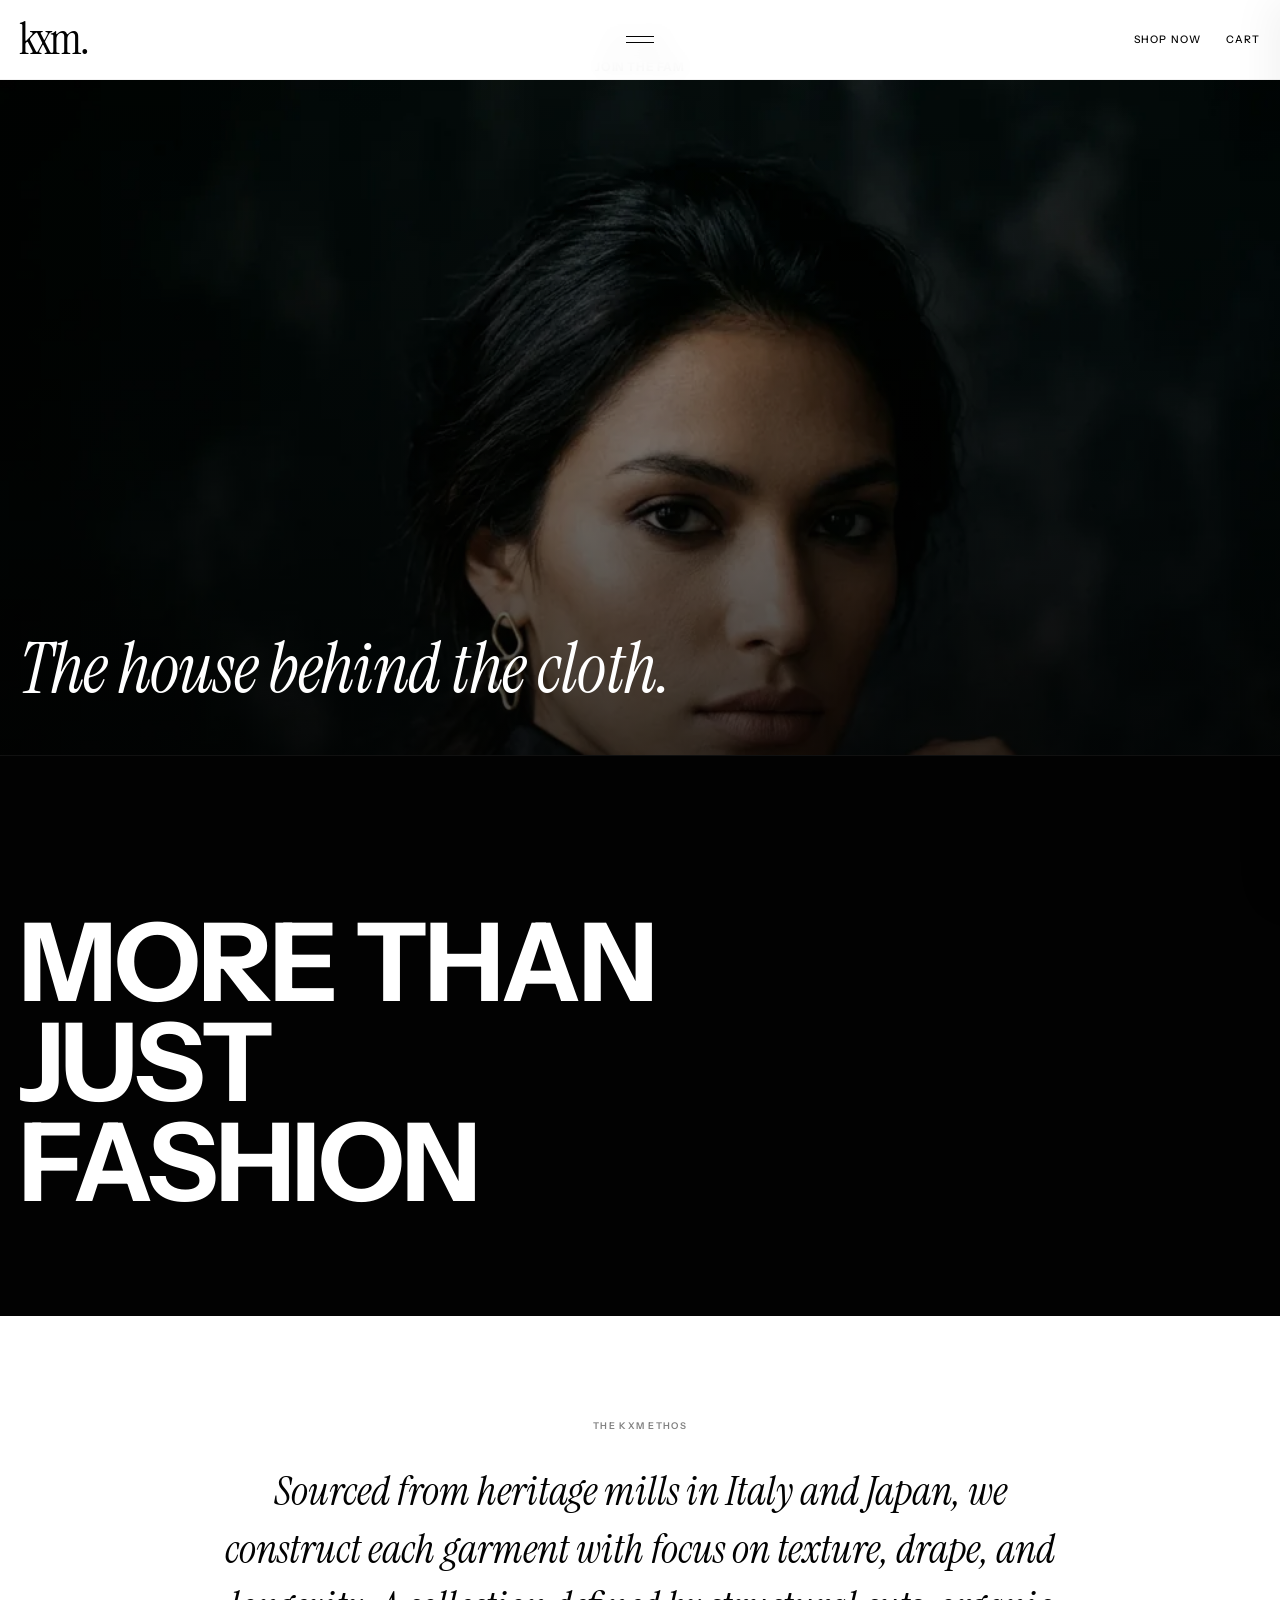
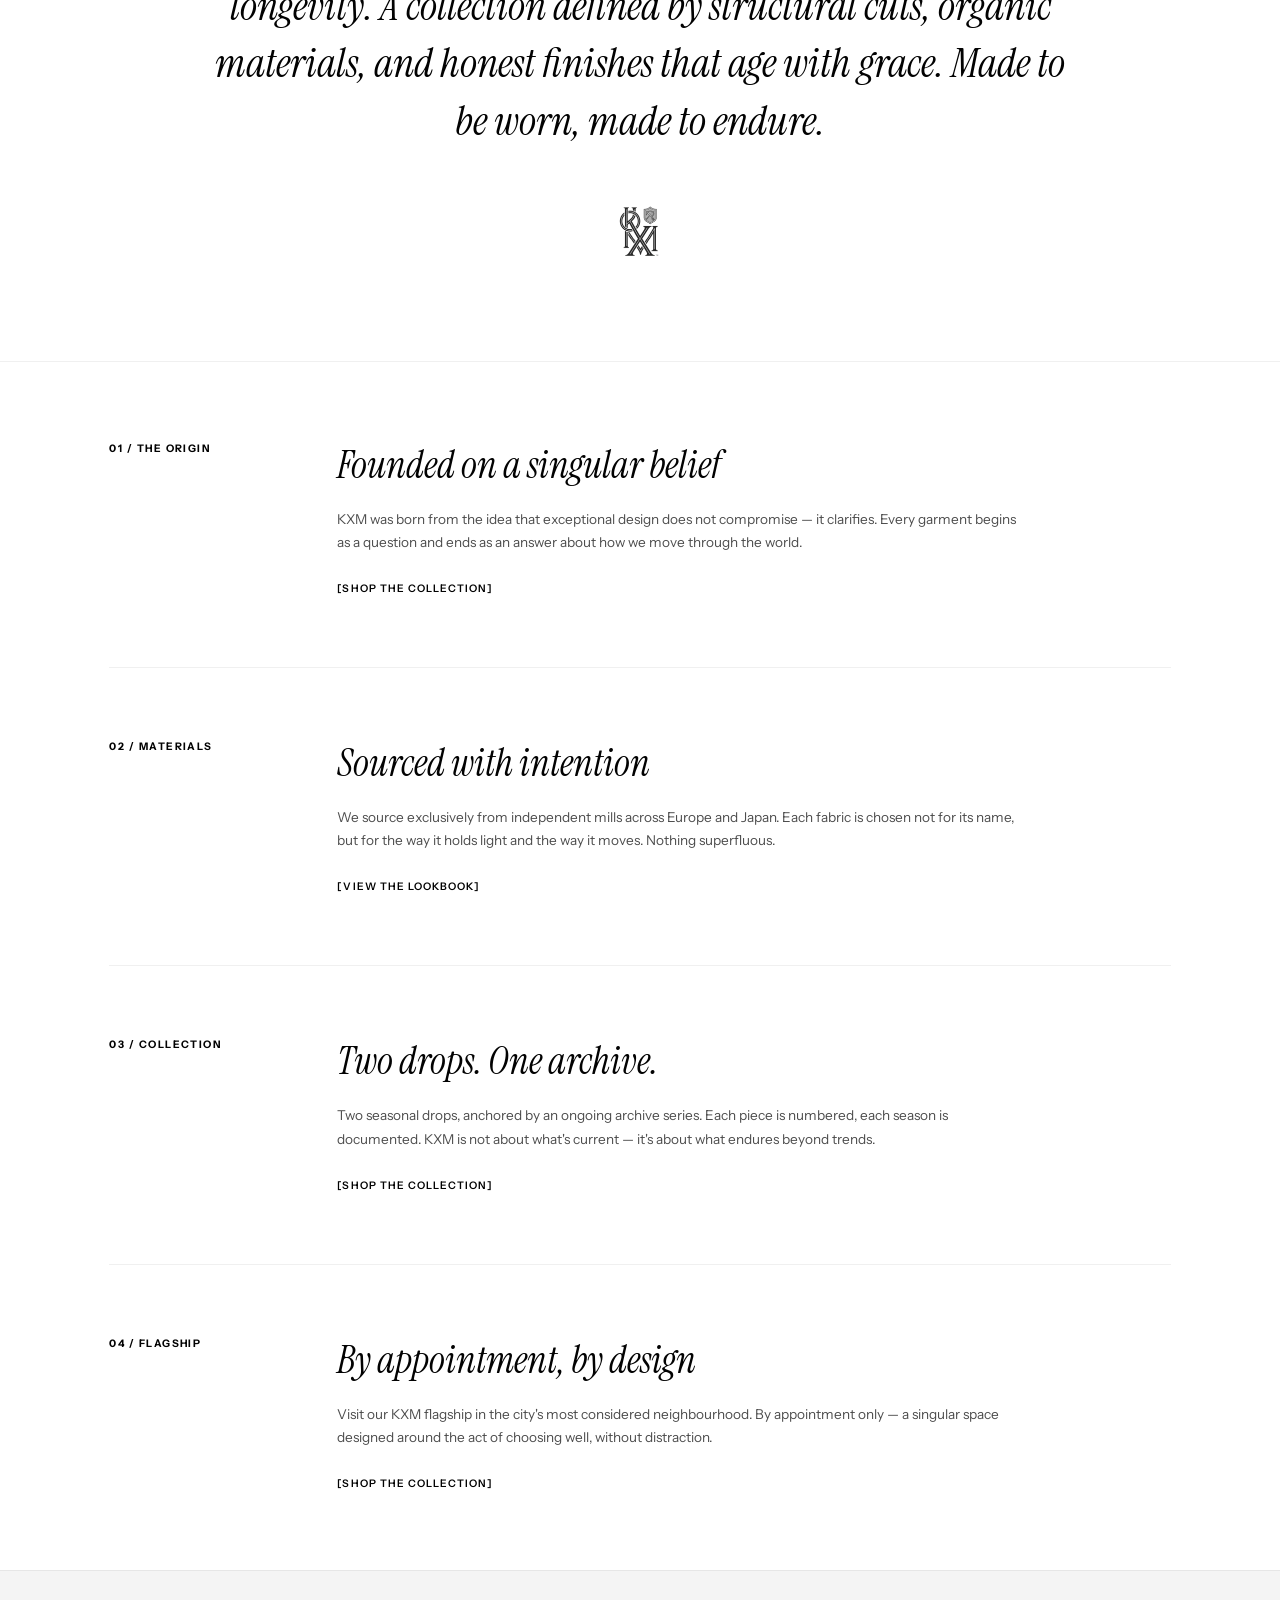
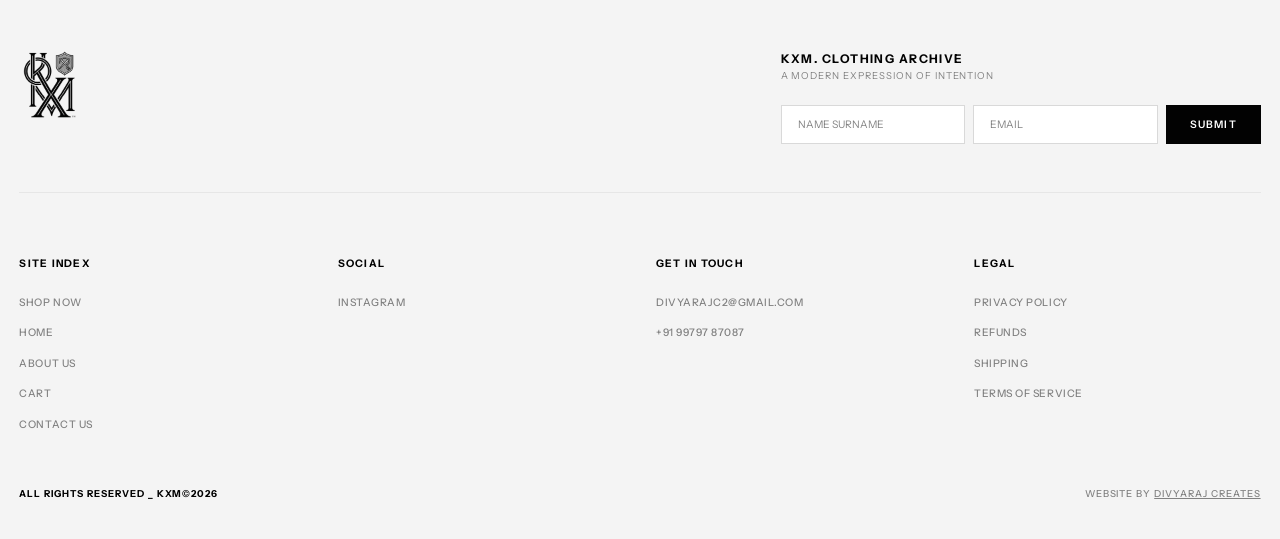
<file: about.html>
<!DOCTYPE html>
<html lang="en">
<head>
  <meta charset="UTF-8" />
  <meta name="viewport" content="width=device-width, initial-scale=1.0" />
  <title>KXM — About</title>
  <link rel="icon" type="image/x-icon" href="/favicon/favicon.ico" />
  <link rel="icon" type="image/png" sizes="16x16" href="/favicon/favicon-16x16.png" />
  <link rel="icon" type="image/png" sizes="32x32" href="/favicon/favicon-32x32.png" />
  <link rel="icon" type="image/png" sizes="96x96" href="/favicon/favicon-96x96.png" />
  <link rel="apple-touch-icon" sizes="180x180" href="/favicon/apple-touch-icon.png" />
  <link rel="manifest" href="/favicon/site.webmanifest" />
  <meta name="theme-color" content="#ffffff" />
  <link rel="canonical" href="https://kxm-by-divyaraj.vercel.app/about" />
  <link rel="stylesheet" href="assets/css/cart.css" />
  <meta name="description" content="The house behind the cloth. Sourced from heritage mills in Italy and Japan, KXM produces refined clothing that makes space for intention and freedom." />

  <!-- Open Graph / Facebook -->
  <meta property="og:type" content="website" />
  <meta property="og:url" content="https://kxm-by-divyaraj.vercel.app/about" />
  <meta property="og:title" content="KXM — About" />
  <meta property="og:description" content="The house behind the cloth. Sourced from heritage mills in Italy and Japan, KXM produces refined clothing that makes space for intention and freedom." />
  <meta property="og:image" content="https://kxm-by-divyaraj.vercel.app/og-image.jpg" />

  <!-- Twitter Card -->
  <meta name="twitter:card" content="summary_large_image" />
  <meta name="twitter:url" content="https://kxm-by-divyaraj.vercel.app/about" />
  <meta name="twitter:title" content="KXM — About" />
  <meta name="twitter:description" content="The house behind the cloth. Sourced from heritage mills in Italy and Japan, KXM produces refined clothing that makes space for intention and freedom." />
  <meta name="twitter:image" content="https://kxm-by-divyaraj.vercel.app/og-image.jpg" />

  <!-- Fonts (self-hosted) -->
  <link rel="stylesheet" href="assets/css/fonts.css" />
  <noscript><style>.js-reveal{opacity:1!important;transform:none!important}</style></noscript>

  <style>
    :root {
      --black:          #020202;
      --white:          #ffffff;
      --light-grey:     #f4f4f4;
      --light-faded:    #818181;
      --dark-faded-1:   rgba(2,2,2,0.1);
      --dark-faded-4:   rgba(2,2,2,0.4);
      --dark-faded-8:   rgba(2,2,2,0.8);
      --faded-text:     #cccccc;

      --font-primary:   'Instrument Sans', 'Helvetica Neue', Arial, sans-serif;
      --font-display:   'Instrument Serif', Georgia, serif;
      --font-italic:    'Instrument Serif', Georgia, serif;

      --margin:         clamp(1rem, 0.929rem + 0.357vw, 1.25rem);
      --gutter:         0.65rem;
    }

    *, *::before, *::after {
      box-sizing: border-box;
      margin: 0;
      padding: 0;
    }

    html {
      scroll-behavior: smooth;
      background: var(--white);
      color: var(--black);
    }

    body {
      font-family: var(--font-primary);
      background: var(--white);
      color: var(--black);
      overflow-x: hidden;
      -webkit-font-smoothing: antialiased;
      -moz-osx-font-smoothing: grayscale;
    }

    /* NAV */
    #nav {
      position: fixed;
      top: 0;
      left: 0;
      width: 100%;
      height: 5rem;
      padding: 0 var(--margin);
      display: flex;
      justify-content: space-between;
      align-items: center;
      z-index: 200;
      background: rgba(255, 255, 255, 0.92);
      backdrop-filter: blur(12px);
      border-bottom: 1px solid rgba(2, 2, 2, 0.05);
      transition: background 0.3s, border-color 0.3s;
    }

    .nav-brand {
      font-family: var(--font-display);
      font-size: 2.8rem;
      font-weight: 400;
      letter-spacing: -0.04em;
      text-transform: lowercase;
      color: var(--black);
      text-decoration: none;
      line-height: 1;
    }

    .nav-menu-toggle {
      position: absolute;
      left: 50%;
      top: 50%;
      transform: translate(-50%, -50%);
      width: 2.75rem;
      height: 1.5rem;
      background: none;
      border: none;
      cursor: pointer;
      display: flex;
      flex-direction: column;
      justify-content: center;
      align-items: center;
      gap: 5px;
      padding: 0;
      z-index: 205;
    }

    .nav-menu-toggle .toggle-line {
      width: 1.75rem;
      height: 1px;
      background: var(--black);
      display: block;
      transition: transform 0.35s cubic-bezier(0.16, 1, 0.3, 1), opacity 0.3s ease;
      transform-origin: center;
    }

    body.menu-open .nav-menu-toggle .toggle-line:first-child {
      transform: translateY(3px) rotate(45deg);
    }
    body.menu-open .nav-menu-toggle .toggle-line:last-child {
      transform: translateY(-3px) rotate(-45deg);
    }

    .nav-right {
      display: flex;
      align-items: center;
      gap: 1.5rem;
    }

    .nav-link-shop,
    .nav-link-cart {
      font-family: var(--font-primary);
      font-size: 0.65rem;
      font-weight: 500;
      letter-spacing: 0.12em;
      text-transform: uppercase;
      color: var(--black);
      text-decoration: none;
      position: relative;
      transition: opacity 0.2s;
    }

    .nav-link-shop:hover,
    .nav-link-cart:hover {
      opacity: 0.6;
    }

    .nav-link-cart .cart-badge {
      display: inline-flex;
      align-items: center;
      justify-content: center;
      width: 15px;
      height: 15px;
      background: var(--black);
      color: var(--white);
      font-size: 0.55rem;
      font-weight: 700;
      border-radius: 50%;
      margin-left: 0.35rem;
      vertical-align: middle;
    }

    /* MENU OVERLAY */
    .menu-overlay {
      position: fixed;
      top: 0;
      left: 0;
      width: 100%;
      height: 55vh;
      min-height: 480px;
      background: var(--white);
      z-index: 190;
      transform: translateY(-100%);
      transition: transform 0.5s cubic-bezier(0.16, 1, 0.3, 1);
      box-shadow: 0 15px 40px rgba(0,0,0,0.04);
      display: flex;
      flex-direction: column;
      justify-content: flex-end;
      padding: var(--margin) var(--margin) 2rem var(--margin);
      border-bottom: 1px solid rgba(2,2,2,0.06);
    }
    body.menu-open .menu-overlay {
      transform: translateY(0);
    }
    .menu-content {
      display: flex;
      flex-direction: column;
      height: 100%;
      justify-content: space-between;
      padding-top: 5rem;
    }
    .menu-main-links {
      display: flex;
      flex-direction: column;
      align-items: center;
      justify-content: center;
      gap: 1.1rem;
      margin-top: auto;
      margin-bottom: auto;
    }
    .menu-link {
      font-family: var(--font-primary);
      font-size: clamp(1.8rem, 4.5vw, 3.4rem);
      font-weight: 700;
      text-transform: uppercase;
      color: rgba(2,2,2,0.22);
      transition: color 0.3s ease, text-decoration-color 0.3s ease;
      letter-spacing: -0.01em;
      text-decoration: underline;
      text-underline-offset: 0.22em;
      text-decoration-color: transparent;
    }
    .menu-link:hover,
    .menu-link.active {
      color: rgba(2, 2, 2, 0.85);
      text-decoration-color: rgba(2, 2, 2, 0.35);
    }
    .menu-bottom-row {
      display: grid;
      grid-template-columns: 1fr auto 1fr;
      align-items: flex-end;
      padding-top: 1.5rem;
      border-top: 1px solid rgba(2,2,2,0.05);
    }
    .menu-bottom-center {
      display: flex;
      flex-direction: column;
      align-items: center;
      gap: 0.6rem;
    }
    .menu-sub-link {
      font-family: var(--font-primary);
      font-size: 0.75rem;
      font-weight: 700;
      text-transform: uppercase;
      color: var(--black);
      letter-spacing: 0.05em;
      transition: opacity 0.2s;
      text-decoration: none;
    }
    .menu-sub-link:hover {
      opacity: 0.6;
    }
    .menu-backdrop {
      position: fixed;
      inset: 0;
      background: rgba(2,2,2,0.25);
      backdrop-filter: blur(1px);
      z-index: 180;
      opacity: 0;
      pointer-events: none;
      transition: opacity 0.5s cubic-bezier(0.16, 1, 0.3, 1);
    }
    body.menu-open .menu-backdrop {
      opacity: 1;
      pointer-events: auto;
    }

    /* ABOUT HERO */
    .about-hero {
      position: relative;
      width: 100%;
      height: 75vh;
      min-height: 520px;
      margin-top: 5rem;
      overflow: hidden;
      background: var(--black);
    }
    .about-hero-img {
      width: 100%;
      height: 100%;
      object-fit: cover;
      object-position: center top;
      opacity: 0.85;
    }
    .about-hero-overlay {
      position: absolute;
      inset: 0;
      background: linear-gradient(180deg, rgba(2,2,2,0.1) 0%, rgba(2,2,2,0.7) 100%);
      display: flex;
      flex-direction: column;
      justify-content: flex-end;
      padding: 3rem var(--margin);
    }
    .about-hero-headline {
      font-family: var(--font-display);
      font-style: italic;
      font-size: clamp(2.5rem, 5.5vw, 4.8rem);
      font-weight: 400;
      color: var(--white);
      line-height: 1.1;
      max-width: 800px;
      letter-spacing: -0.01em;
    }

    /* MANIFESTO SECTION */
    .manifesto-section {
      background: var(--black);
      color: var(--white);
      padding: 6.5rem var(--margin);
      border-top: 1px solid rgba(255,255,255,0.06);
    }
    .stmt-eyebrow {
      margin-bottom: 2rem;
    }
    .stmt-sub {
      font-family: var(--font-primary);
      font-size: 0.6rem;
      font-weight: 600;
      letter-spacing: 0.14em;
      text-transform: uppercase;
      color: var(--white);
      opacity: 0.45;
    }
    .stmt-headline {
      font-family: var(--font-primary);
      font-size: clamp(3.2rem, 8.5vw, 7.5rem);
      font-weight: 700;
      text-transform: uppercase;
      letter-spacing: -0.02em;
      line-height: 0.92;
      color: var(--white);
    }

    /* ETHOS SECTION */
    .ethos-section {
      background: var(--white);
      padding: 6.5rem var(--margin);
      display: flex;
      flex-direction: column;
      align-items: center;
      text-align: center;
      border-bottom: 1px solid rgba(2,2,2,0.06);
    }
    .ethos-inner {
      max-width: 860px;
      margin: 0 auto;
    }
    .ethos-label {
      font-family: var(--font-primary);
      font-size: 0.58rem;
      font-weight: 600;
      letter-spacing: 0.14em;
      text-transform: uppercase;
      color: var(--light-faded);
      margin-bottom: 2rem;
    }
    .ethos-quote {
      font-family: var(--font-display);
      font-style: italic;
      font-size: clamp(1.6rem, 3.2vw, 2.7rem);
      line-height: 1.4;
      font-weight: 400;
      color: var(--black);
      margin-bottom: 3.5rem;
    }
    .ethos-divider {
      display: flex;
      justify-content: center;
      align-items: center;
      width: 100%;
    }
    .ethos-logo {
      width: 48px;
      height: auto;
      opacity: 0.85;
    }

    /* NUMBERED BLOCKS */
    .blocks-container {
      max-width: 1100px;
      margin: 0 auto;
      padding: 5rem var(--margin);
      display: flex;
      flex-direction: column;
      gap: 4.5rem;
    }
    .about-block {
      display: grid;
      grid-template-columns: 180px 1fr;
      gap: 3rem;
      padding-bottom: 4.5rem;
      border-bottom: 1px solid rgba(2,2,2,0.06);
    }
    .about-block:last-child {
      border-bottom: none;
      padding-bottom: 0;
    }
    .about-block-label {
      font-family: var(--font-primary);
      font-size: 0.65rem;
      font-weight: 700;
      letter-spacing: 0.14em;
      text-transform: uppercase;
      color: var(--black);
      line-height: 1.4;
    }
    .about-block-body {
      display: flex;
      flex-direction: column;
      gap: 1.25rem;
      max-width: 680px;
    }
    .about-block-title {
      font-family: var(--font-display);
      font-style: italic;
      font-size: clamp(1.75rem, 3vw, 2.4rem);
      font-weight: 400;
      line-height: 1.2;
      color: var(--black);
    }
    .about-block-text {
      font-family: var(--font-primary);
      font-size: 0.85rem;
      line-height: 1.7;
      color: rgba(2,2,2,0.7);
    }
    .content-block-link {
      font-family: var(--font-primary);
      font-size: 0.65rem;
      font-weight: 600;
      letter-spacing: 0.1em;
      text-transform: uppercase;
      color: var(--black);
      text-decoration: none;
      margin-top: 0.5rem;
      display: inline-block;
      transition: opacity 0.2s;
    }
    .content-block-link:hover {
      opacity: 0.5;
    }

    /* FOOTER */
    #footer {
      background: var(--light-grey);
      color: var(--black);
      padding: 5rem var(--margin) 2.5rem;
      border-top: 1px solid rgba(2,2,2,0.06);
    }
    .footer-main-row {
      display: flex;
      justify-content: space-between;
      align-items: flex-start;
      margin-bottom: 4rem;
      padding-bottom: 3rem;
      border-bottom: 1px solid rgba(2,2,2,0.06);
      flex-wrap: wrap;
      gap: 2rem;
    }
    .footer-logo-img {
      width: 64px;
      height: auto;
    }
    .footer-right-col {
      display: flex;
      flex-direction: column;
      gap: 1.5rem;
      max-width: 480px;
      width: 100%;
    }
    .footer-slogan-title {
      font-family: var(--font-primary);
      font-size: 0.75rem;
      font-weight: 700;
      letter-spacing: 0.12em;
      text-transform: uppercase;
      color: var(--black);
    }
    .footer-slogan-sub {
      font-family: var(--font-primary);
      font-size: 0.6rem;
      letter-spacing: 0.1em;
      text-transform: uppercase;
      color: var(--light-faded);
      margin-top: 0.25rem;
    }
    .footer-form .form-fields {
      display: flex;
      gap: 0.5rem;
      flex-wrap: wrap;
    }
    .footer-form input {
      flex: 1;
      min-width: 130px;
      background: var(--white);
      border: 1px solid rgba(2,2,2,0.15);
      padding: 0.75rem 1rem;
      font-family: var(--font-primary);
      font-size: 0.65rem;
      color: var(--black);
      outline: none;
    }
    .footer-form input::placeholder {
      color: var(--light-faded);
    }
    .form-submit {
      background: var(--black);
      color: var(--white);
      border: none;
      padding: 0.75rem 1.5rem;
      font-family: var(--font-primary);
      font-size: 0.65rem;
      font-weight: 600;
      letter-spacing: 0.1em;
      cursor: pointer;
      transition: opacity 0.2s;
    }
    .form-submit:hover {
      opacity: 0.85;
    }
    .form-success-msg {
      display: none;
      font-family: var(--font-primary);
      font-size: 0.65rem;
      color: var(--black);
      margin-top: 0.5rem;
    }
    .footer-nav-grid {
      display: grid;
      grid-template-columns: repeat(4, 1fr);
      gap: 2rem;
      margin-bottom: 3.5rem;
    }
    .footer-col-label {
      font-family: var(--font-primary);
      font-size: 0.65rem;
      font-weight: 700;
      letter-spacing: 0.12em;
      text-transform: uppercase;
      color: var(--black);
      margin-bottom: 1.25rem;
    }
    .footer-links {
      display: flex;
      flex-direction: column;
      gap: 0.65rem;
      list-style: none;
    }
    .footer-links a {
      font-family: var(--font-primary);
      font-size: 0.65rem;
      font-weight: 500;
      letter-spacing: 0.05em;
      text-transform: uppercase;
      color: var(--light-faded);
      text-decoration: none;
      transition: color 0.2s;
    }
    .footer-links a:hover {
      color: var(--black);
    }
    .footer-bottom {
      display: flex;
      justify-content: space-between;
      align-items: center;
      font-family: var(--font-primary);
      font-size: 0.6rem;
      font-weight: 700;
      letter-spacing: 0.1em;
      text-transform: uppercase;
      color: var(--black);
    }
    .footer-copy {
      color: var(--black);
    }
    .footer-designer {
      color: var(--light-faded);
      font-weight: 500;
    }

    /* REVEAL ANIMATIONS */
    .js-reveal {
      opacity: 0;
      transform: translateY(20px);
      transition: opacity 0.7s cubic-bezier(0.16, 1, 0.3, 1), transform 0.7s cubic-bezier(0.16, 1, 0.3, 1);
    }
    .js-reveal.is-visible {
      opacity: 1;
      transform: translateY(0);
    }
    .js-reveal-delay-1 { transition-delay: 0.1s; }
    .js-reveal-delay-2 { transition-delay: 0.2s; }

    /* RESPONSIVE */
    @media (max-width: 900px) {
      .about-block {
        grid-template-columns: 1fr;
        gap: 1.25rem;
      }
      .footer-nav-grid {
        grid-template-columns: 1fr 1fr;
        gap: 2rem;
      }
    }
    @media (max-width: 600px) {
      .footer-main-row {
        flex-direction: column;
      }
      .footer-bottom {
        flex-direction: column;
        gap: 0.75rem;
        text-align: center;
      }
    }

    /* ── Accessibility & Reduced Motion ── */
    @media (prefers-reduced-motion: reduce) {
      .products-track { animation: none; }
      .js-reveal { opacity: 1; transform: none; transition: none; }
      * { scroll-behavior: auto !important; }
    }
    :focus-visible { outline: 1px solid var(--black); outline-offset: 3px; }
    #nav :focus-visible, .menu-overlay :focus-visible { outline-color: currentColor; }
    .skip-link {
      position: absolute;
      top: -40px;
      left: var(--margin);
      background: var(--black);
      color: var(--white);
      padding: 0.6rem 1rem;
      font-size: 0.65rem;
      text-transform: uppercase;
      letter-spacing: 0.1em;
      z-index: 400;
      transition: top 0.2s;
      text-decoration: none;
    }
    .skip-link:focus {
      top: var(--margin);
    }
  </style>
</head>
<body>
  <a href="#main" class="skip-link">Skip to content</a>

  <!-- NAV -->
  <nav id="nav" role="navigation" aria-label="Main navigation">
    <a href="index.html" class="nav-brand" id="navBrand" aria-label="KXM Home">kxm.</a>

    <button class="nav-menu-toggle" id="menuToggle" aria-label="Toggle menu" aria-expanded="false">
      <span class="toggle-line"></span>
      <span class="toggle-line"></span>
    </button>

    <div class="nav-right">
      <a href="shop.html" class="nav-link-shop">Shop Now</a>
      <a href="javascript:void(0)" class="nav-link-cart js-cart-open">Cart</a>
    </div>
  </nav>

  <!-- Menu Overlay -->
  <div id="menuOverlay" class="menu-overlay">
    <div class="menu-content">
      <div class="menu-main-links">
        <a href="shop.html" class="menu-link">Our Shop</a>
        <a href="index.html" class="menu-link">Home</a>
        <a href="about.html" class="menu-link active">About Us</a>
        <a href="lookbook.html" class="menu-link">Lookbook</a>
        <a href="contact.html" class="menu-link">Contact</a>
      </div>
      <div class="menu-bottom-row">
        <div class="menu-bottom-left"></div>
        <div class="menu-bottom-center">
          <a href="javascript:void(0)" class="menu-sub-link js-cart-open">My Cart</a>
          <a href="index.html#newsletterForm" class="menu-sub-link" id="joinFamLink">Join The Fam</a>
        </div>
        <div class="menu-bottom-right"></div>
      </div>
    </div>
  </div>
  <div id="menuBackdrop" class="menu-backdrop"></div>

  <!-- ABOUT HERO -->
  <main id="main"><header class="about-hero">
    <img width="1024" height="1024" decoding="async" src="assets/images/about-editorial.webp" alt="Artisan portrait representing the house behind the cloth" class="about-hero-img" />
    <div class="about-hero-overlay">
      <h1 class="about-hero-headline js-reveal">The house behind the cloth.</h1>
    </div>
  </header>

  <!-- MANIFESTO -->
  <section class="manifesto-section" aria-label="KXM Manifesto">
    <div class="stmt-eyebrow js-reveal">
      <span class="stmt-sub">The KXM Manifesto</span>
    </div>
    <div class="stmt-headline js-reveal js-reveal-delay-1">
      More Than<br>Just<br>Fashion
    </div>
  </section>

  <!-- ETHOS -->
  <section class="ethos-section" aria-label="The KXM Ethos">
    <div class="ethos-inner">
      <p class="ethos-label js-reveal">The KXM Ethos</p>
      <blockquote class="ethos-quote js-reveal js-reveal-delay-1">
        Sourced from heritage mills in Italy and Japan,
        we construct each garment with focus on texture, drape, and longevity.
        A collection defined by structural cuts, organic materials,
        and honest finishes that age with grace.
        Made to be worn, made to endure.
      </blockquote>
      <div class="ethos-divider js-reveal js-reveal-delay-2">
        <img width="384" height="407" decoding="async" class="ethos-logo" src="assets/images/kxm-logo-black.webp" alt="KXM Logo" />
      </div>
    </div>
  </section>

  <!-- NUMBERED BLOCKS -->
  <section class="blocks-container" aria-label="Brand Pillars">
    <article class="about-block js-reveal">
      <span class="about-block-label">01 / The Origin</span>
      <div class="about-block-body">
        <h2 class="about-block-title">Founded on a singular belief</h2>
        <p class="about-block-text">
          KXM was born from the idea that exceptional design does not
          compromise — it clarifies. Every garment begins as a question
          and ends as an answer about how we move through the world.
        </p>
        <a href="shop.html" class="content-block-link">[Shop the collection]</a>
      </div>
    </article>

    <article class="about-block js-reveal" id="materials">
      <span class="about-block-label">02 / Materials</span>
      <div class="about-block-body">
        <h2 class="about-block-title">Sourced with intention</h2>
        <p class="about-block-text">
          We source exclusively from independent mills across Europe and
          Japan. Each fabric is chosen not for its name, but for the way
          it holds light and the way it moves. Nothing superfluous.
        </p>
        <a href="lookbook.html" class="content-block-link">[View the lookbook]</a>
      </div>
    </article>

    <article class="about-block js-reveal">
      <span class="about-block-label">03 / Collection</span>
      <div class="about-block-body">
        <h2 class="about-block-title">Two drops. One archive.</h2>
        <p class="about-block-text">
          Two seasonal drops, anchored by an ongoing archive series.
          Each piece is numbered, each season is documented. KXM is not
          about what's current — it's about what endures beyond trends.
        </p>
        <a href="shop.html" class="content-block-link">[Shop the collection]</a>
      </div>
    </article>

    <article class="about-block js-reveal">
      <span class="about-block-label">04 / Flagship</span>
      <div class="about-block-body">
        <h2 class="about-block-title">By appointment, by design</h2>
        <p class="about-block-text">
          Visit our KXM flagship in the city's most considered
          neighbourhood. By appointment only — a singular space designed
          around the act of choosing well, without distraction.
        </p>
        <a href="shop.html" class="content-block-link">[Shop the collection]</a>
      </div>
    </article>
  </section>

  </main>
    <!-- FOOTER -->
  <footer id="footer">
    <div class="footer-main-row">
      <div class="footer-logo-col">
        <img width="384" height="407" decoding="async" class="footer-logo-img" src="assets/images/kxm-logo-black.webp" alt="KXM Logo" />
      </div>
      
      <div class="footer-right-col">
        <div class="footer-slogan-col">
          <h3 class="footer-slogan-title">KXM. CLOTHING ARCHIVE</h3>
          <p class="footer-slogan-sub">A MODERN EXPRESSION OF INTENTION</p>
        </div>

        <form class="footer-form" id="newsletterForm">
          <div class="form-fields">
            <input type="text" id="newsletterName" placeholder="NAME SURNAME" aria-label="Name Surname" required />
            <input type="email" id="newsletterEmail" placeholder="EMAIL" aria-label="Email" required />
            <input type="text" name="company_website" style="position: absolute; left: -9999px; width: 1px; height: 1px; opacity: 0;" tabindex="-1" autocomplete="off" aria-hidden="true" />
            <button type="submit" class="form-submit">SUBMIT</button>
          </div>
          <div class="form-success-msg" id="newsletterSuccess">
            Thank you. You're on the list.
          </div>
        </form>
      </div>
    </div>

    <div class="footer-nav-grid">
      <div>
        <p class="footer-col-label">Site Index</p>
        <ul class="footer-links">
          <li><a href="shop.html">Shop Now</a></li>
          <li><a href="index.html">Home</a></li>
          <li><a href="about.html">About Us</a></li>
          <li><a href="javascript:void(0)" class="js-cart-open">Cart</a></li>
          <li><a href="contact.html">Contact Us</a></li>
        </ul>
      </div>
      <div>
        <p class="footer-col-label">Social</p>
        <ul class="footer-links">
          <li><a href="https://www.instagram.com/divyaraj.creates" target="_blank" rel="noopener noreferrer">Instagram</a></li>
        </ul>
      </div>
      <div>
        <p class="footer-col-label">Get In Touch</p>
        <ul class="footer-links">
          <li><a href="mailto:divyarajc2@gmail.com">divyarajc2@gmail.com</a></li>
          <li><a href="tel:+919979787087">+91 99797 87087</a></li>
        </ul>
      </div>
      <div>
        <p class="footer-col-label">Legal</p>
        <ul class="footer-links">
          <li><a href="privacy-policy.html">Privacy Policy</a></li>
          <li><a href="returns.html">Refunds</a></li>
          <li><a href="shipping.html">Shipping</a></li>
          <li><a href="terms-of-service.html">Terms of Service</a></li>
        </ul>
      </div>
    </div>

    <div class="footer-bottom">
      <p class="footer-copy">All Rights Reserved _ KXM©2026</p>
      <p class="footer-designer">Website by <a href="https://divyaraj-exhibit.vercel.app/" target="_blank" rel="noopener noreferrer" style="text-decoration: underline; color: inherit;">Divyaraj Creates</a></p>
    </div>
  </footer>

  <!-- Cart Drawer -->
  <div id="cartDrawer" class="cart-drawer">
    <div class="cart-header">
      <span class="cart-header-title">My Cart</span>
      <button class="cart-close-btn" id="cartCloseBtn">Close</button>
    </div>
    
    <div class="cart-items-container" id="cartItemsContainer"></div>
    
    <div class="cart-footer" id="cartFooter">
      <div class="cart-footer-row">
        <span class="cart-footer-label">Subtotal</span>
        <span class="cart-footer-value" id="cartSubtotalValue">₹0</span>
      </div>
      <div class="cart-footer-row">
        <span class="cart-footer-label">Shipping</span>
        <span class="cart-footer-value shipping-calculated">Calculated at checkout</span>
      </div>
      <div class="cart-footer-divider"></div>
      <button class="cart-checkout-btn" id="cartCheckoutBtn">Checkout</button>
    </div>

    <div class="cart-empty-state" id="cartEmptyState">
      <h3 class="cart-empty-title">Your Cart is Empty</h3>
      <p class="cart-empty-subtitle">Come on, treat yourself. You deserve it.</p>
      <a href="shop.html" class="cart-shop-now-btn" id="cartShopNowBtn">[ Shop Now ]</a>
    </div>
  </div>
  <div id="cartBackdrop" class="cart-backdrop"></div>

  <!-- Checkout Demo Modal Overlay -->
  <div id="checkoutModal" class="checkout-modal-overlay">
    <div class="checkout-modal">
      <button class="checkout-modal-close-btn" id="checkoutModalCloseBtn" aria-label="Close modal">&times;</button>
      <h3 class="checkout-modal-heading">Thank You for Exploring</h3>
      <p class="checkout-modal-text">This is a demonstration website created for portfolio purposes. Kxm. is an imaginary brand, and purchases cannot be completed.</p>
      <p class="checkout-modal-text">If you're interested in a website like this for your brand, let's talk.</p>
      <a href="mailto:divyarajc2@gmail.com" class="checkout-modal-cta-btn">Get in Touch</a>
    </div>
  </div>

  <script src="assets/js/products.js"></script>
  <script src="assets/js/cart.js"></script>
  <script>
    const body = document.body;
    const menuToggle = document.getElementById('menuToggle');
    const menuBackdrop = document.getElementById('menuBackdrop');
    const menuLinks = document.querySelectorAll('.menu-link');

    function openMenu() {
      body.classList.add('menu-open');
      if (menuToggle) menuToggle.setAttribute('aria-expanded', 'true');
    }
    function closeMenu() {
      body.classList.remove('menu-open');
      if (menuToggle) menuToggle.setAttribute('aria-expanded', 'false');
    }
    function toggleMenu() {
      if (body.classList.contains('menu-open')) {
        closeMenu();
      } else {
        openMenu();
      }
    }

    if (menuToggle) {
      menuToggle.addEventListener('click', (e) => {
        e.stopPropagation();
        toggleMenu();
      });
    }
    if (menuBackdrop) {
      menuBackdrop.addEventListener('click', closeMenu);
    }
    menuLinks.forEach(link => {
      link.addEventListener('click', closeMenu);
    });
    document.addEventListener('keydown', (e) => {
      if (e.key === 'Escape') closeMenu();
    });

    // Reveal on scroll
    const revealEls = document.querySelectorAll('.js-reveal');
    const io = new IntersectionObserver((entries) => {
      entries.forEach(e => {
        if (e.isIntersecting) {
          e.target.classList.add('is-visible');
          io.unobserve(e.target);
        }
      });
    }, { threshold: 0.1, rootMargin: '0px 0px -30px 0px' });
    revealEls.forEach(el => io.observe(el));

    // Footer Newsletter Form
    const newsletterForm = document.getElementById('newsletterForm');
    if (newsletterForm) {
      const formFields = newsletterForm.querySelector('.form-fields');
      const newsletterSuccess = document.getElementById('newsletterSuccess');
      const newsletterName = document.getElementById('newsletterName');
      const newsletterEmail = document.getElementById('newsletterEmail');
      const newsHoneypot = newsletterForm.querySelector('input[name="company_website"]');

      newsletterForm.addEventListener('submit', function (e) {
        e.preventDefault();

        if (newsHoneypot && newsHoneypot.value.trim() !== '') {
          return;
        }

        const name = newsletterName.value.trim();
        const email = newsletterEmail.value.trim();
        if (!name || !email || !email.includes('@')) return;

        formFields.style.opacity = '0';
        setTimeout(function () {
          formFields.style.display = 'none';
          newsletterSuccess.style.display = 'block';
          newsletterSuccess.offsetHeight;
          newsletterSuccess.classList.add('show');
        }, 500);

        fetch('https://formspree.io/f/XXXXXXXX', {
          method: 'POST',
          headers: {
            'Accept': 'application/json',
            'Content-Type': 'application/x-www-form-urlencoded'
          },
          body: new URLSearchParams({
            NAME: name,
            EMAIL: email,
            _subject: 'KXM — Mailing List Signup',
            _template: 'table',
            _captcha: 'false'
          }).toString()
        }).catch(function (err) {
          console.error(err);
        });
      });
    }
  </script>
</body>
</html>
</file>
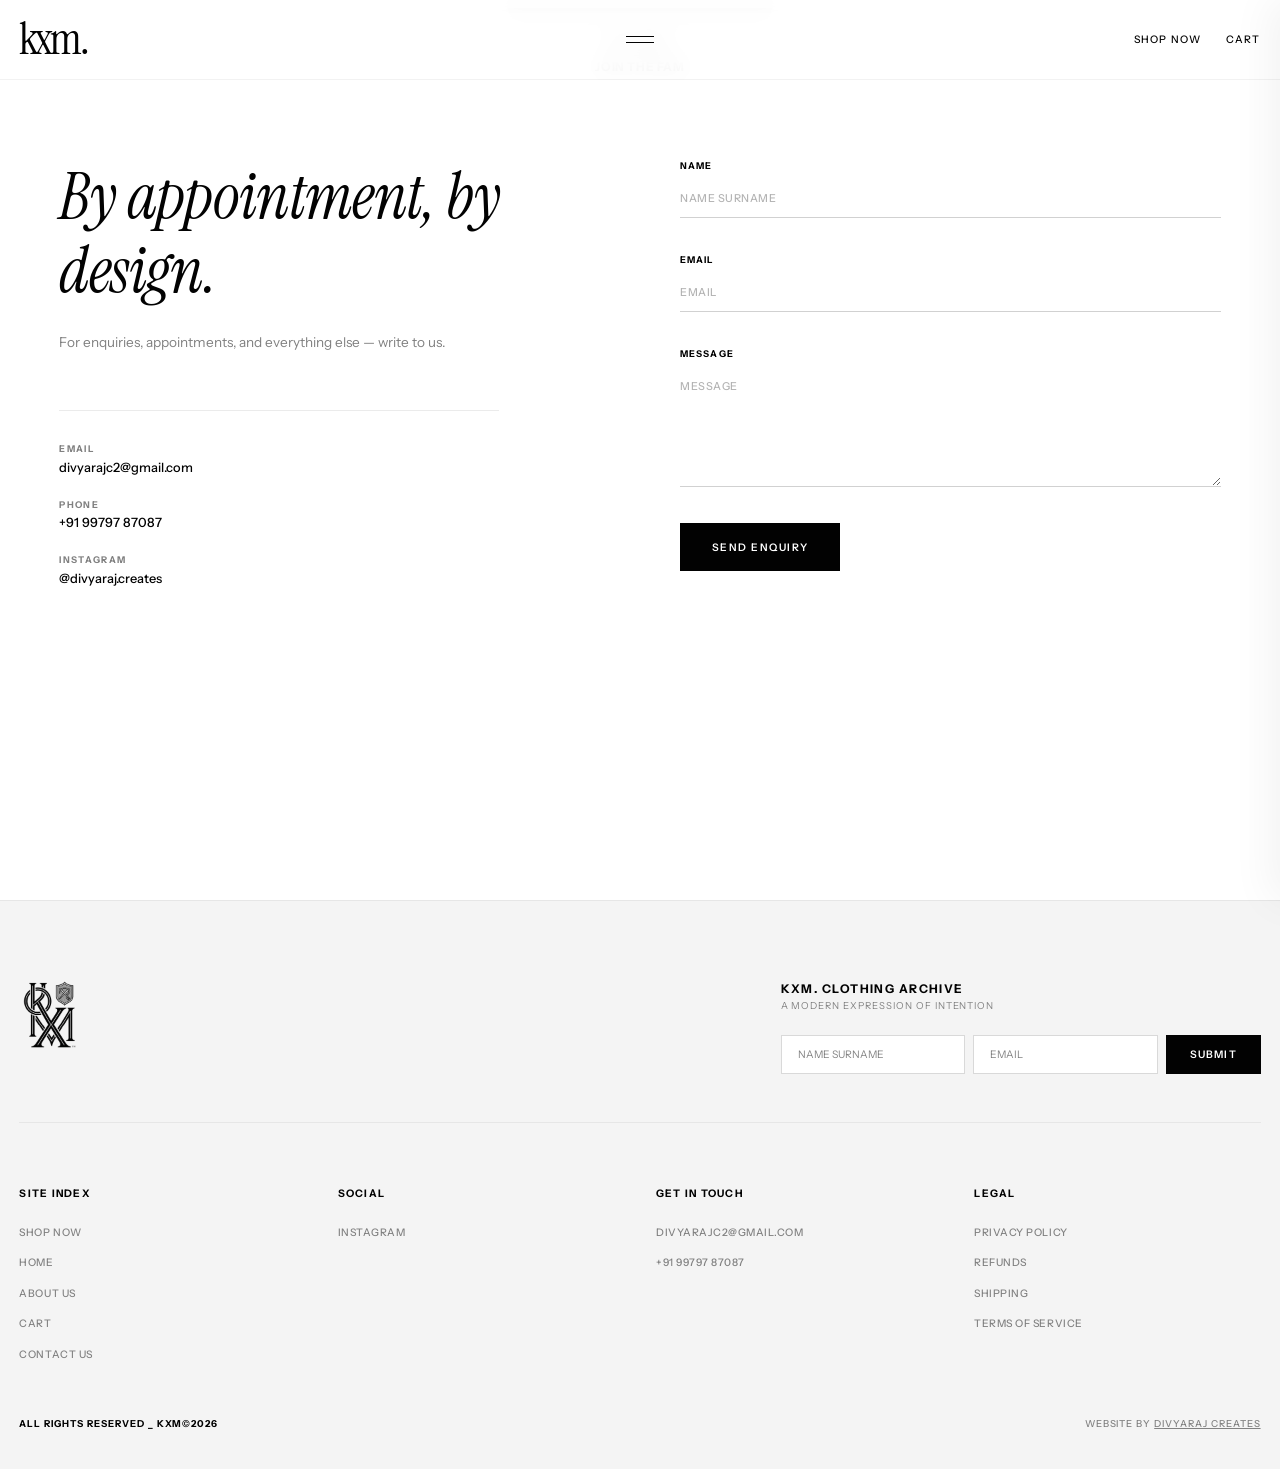
<file: contact.html>
<!DOCTYPE html>
<html lang="en">
<head>
  <meta charset="UTF-8" />
  <meta name="viewport" content="width=device-width, initial-scale=1.0" />
  <title>KXM — Contact</title>
  <link rel="icon" type="image/x-icon" href="/favicon/favicon.ico" />
  <link rel="icon" type="image/png" sizes="16x16" href="/favicon/favicon-16x16.png" />
  <link rel="icon" type="image/png" sizes="32x32" href="/favicon/favicon-32x32.png" />
  <link rel="icon" type="image/png" sizes="96x96" href="/favicon/favicon-96x96.png" />
  <link rel="apple-touch-icon" sizes="180x180" href="/favicon/apple-touch-icon.png" />
  <link rel="manifest" href="/favicon/site.webmanifest" />
  <meta name="theme-color" content="#ffffff" />
  <link rel="canonical" href="https://kxm-by-divyaraj.vercel.app/contact" />
  <link rel="stylesheet" href="assets/css/cart.css" />
  <meta name="description" content="Contact KXM — enquiries, appointments and the mailing list." />

  <!-- Open Graph / Facebook -->
  <meta property="og:type" content="website" />
  <meta property="og:url" content="https://kxm-by-divyaraj.vercel.app/contact" />
  <meta property="og:title" content="KXM — Contact" />
  <meta property="og:description" content="Contact KXM — enquiries, appointments and the mailing list." />
  <meta property="og:image" content="https://kxm-by-divyaraj.vercel.app/og-image.jpg" />

  <!-- Twitter Card -->
  <meta name="twitter:card" content="summary_large_image" />
  <meta name="twitter:url" content="https://kxm-by-divyaraj.vercel.app/contact" />
  <meta name="twitter:title" content="KXM — Contact" />
  <meta name="twitter:description" content="Contact KXM — enquiries, appointments and the mailing list." />
  <meta name="twitter:image" content="https://kxm-by-divyaraj.vercel.app/og-image.jpg" />

  <!-- Fonts (self-hosted) -->
  <link rel="stylesheet" href="assets/css/fonts.css" />
  <noscript><style>.js-reveal{opacity:1!important;transform:none!important}</style></noscript>

  <style>
    :root {
      --black:          #020202;
      --white:          #ffffff;
      --light-grey:     #f4f4f4;
      --light-faded:    #818181;
      --dark-faded-1:   rgba(2,2,2,0.1);
      --dark-faded-4:   rgba(2,2,2,0.4);
      --dark-faded-8:   rgba(2,2,2,0.8);
      --faded-text:     #cccccc;

      --font-primary:   'Instrument Sans', 'Helvetica Neue', Arial, sans-serif;
      --font-display:   'Instrument Serif', Georgia, serif;
      --font-italic:    'Instrument Serif', Georgia, serif;

      --margin:         clamp(1rem, 0.929rem + 0.357vw, 1.25rem);
      --gutter:         0.65rem;
    }

    *, *::before, *::after {
      box-sizing: border-box;
      margin: 0;
      padding: 0;
    }

    html {
      scroll-behavior: smooth;
      background: var(--white);
      color: var(--black);
    }

    body {
      font-family: var(--font-primary);
      background: var(--white);
      color: var(--black);
      overflow-x: hidden;
      -webkit-font-smoothing: antialiased;
      -moz-osx-font-smoothing: grayscale;
    }

    /* NAV */
    #nav {
      position: fixed;
      top: 0;
      left: 0;
      width: 100%;
      height: 5rem;
      padding: 0 var(--margin);
      display: flex;
      justify-content: space-between;
      align-items: center;
      z-index: 200;
      background: rgba(255, 255, 255, 0.92);
      backdrop-filter: blur(12px);
      border-bottom: 1px solid rgba(2, 2, 2, 0.05);
      transition: background 0.3s, border-color 0.3s;
    }

    .nav-brand {
      font-family: var(--font-display);
      font-size: 2.8rem;
      font-weight: 400;
      letter-spacing: -0.04em;
      text-transform: lowercase;
      color: var(--black);
      text-decoration: none;
      line-height: 1;
    }

    .nav-menu-toggle {
      position: absolute;
      left: 50%;
      top: 50%;
      transform: translate(-50%, -50%);
      width: 2.75rem;
      height: 1.5rem;
      background: none;
      border: none;
      cursor: pointer;
      display: flex;
      flex-direction: column;
      justify-content: center;
      align-items: center;
      gap: 5px;
      padding: 0;
      z-index: 205;
    }

    .nav-menu-toggle .toggle-line {
      width: 1.75rem;
      height: 1px;
      background: var(--black);
      display: block;
      transition: transform 0.35s cubic-bezier(0.16, 1, 0.3, 1), opacity 0.3s ease;
      transform-origin: center;
    }

    body.menu-open .nav-menu-toggle .toggle-line:first-child {
      transform: translateY(3px) rotate(45deg);
    }
    body.menu-open .nav-menu-toggle .toggle-line:last-child {
      transform: translateY(-3px) rotate(-45deg);
    }

    .nav-right {
      display: flex;
      align-items: center;
      gap: 1.5rem;
    }

    .nav-link-shop,
    .nav-link-cart {
      font-family: var(--font-primary);
      font-size: 0.65rem;
      font-weight: 500;
      letter-spacing: 0.12em;
      text-transform: uppercase;
      color: var(--black);
      text-decoration: none;
      position: relative;
      transition: opacity 0.2s;
    }

    .nav-link-shop:hover,
    .nav-link-cart:hover {
      opacity: 0.6;
    }

    .nav-link-cart .cart-badge {
      display: inline-flex;
      align-items: center;
      justify-content: center;
      width: 15px;
      height: 15px;
      background: var(--black);
      color: var(--white);
      font-size: 0.55rem;
      font-weight: 700;
      border-radius: 50%;
      margin-left: 0.35rem;
      vertical-align: middle;
    }

    /* MENU OVERLAY */
    .menu-overlay {
      position: fixed;
      top: 0;
      left: 0;
      width: 100%;
      height: 55vh;
      min-height: 480px;
      background: var(--white);
      z-index: 190;
      transform: translateY(-100%);
      transition: transform 0.5s cubic-bezier(0.16, 1, 0.3, 1);
      box-shadow: 0 15px 40px rgba(0,0,0,0.04);
      display: flex;
      flex-direction: column;
      justify-content: flex-end;
      padding: var(--margin) var(--margin) 2rem var(--margin);
      border-bottom: 1px solid rgba(2,2,2,0.06);
    }
    body.menu-open .menu-overlay {
      transform: translateY(0);
    }
    .menu-content {
      display: flex;
      flex-direction: column;
      height: 100%;
      justify-content: space-between;
      padding-top: 5rem;
    }
    .menu-main-links {
      display: flex;
      flex-direction: column;
      align-items: center;
      justify-content: center;
      gap: 1.1rem;
      margin-top: auto;
      margin-bottom: auto;
    }
    .menu-link {
      font-family: var(--font-primary);
      font-size: clamp(1.8rem, 4.5vw, 3.4rem);
      font-weight: 700;
      text-transform: uppercase;
      color: rgba(2,2,2,0.22);
      transition: color 0.3s ease, text-decoration-color 0.3s ease;
      letter-spacing: -0.01em;
      text-decoration: underline;
      text-underline-offset: 0.22em;
      text-decoration-color: transparent;
    }
    .menu-link:hover,
    .menu-link.active {
      color: rgba(2, 2, 2, 0.85);
      text-decoration-color: rgba(2, 2, 2, 0.35);
    }
    .menu-bottom-row {
      display: grid;
      grid-template-columns: 1fr auto 1fr;
      align-items: flex-end;
      padding-top: 1.5rem;
      border-top: 1px solid rgba(2,2,2,0.05);
    }
    .menu-bottom-center {
      display: flex;
      flex-direction: column;
      align-items: center;
      gap: 0.6rem;
    }
    .menu-sub-link {
      font-family: var(--font-primary);
      font-size: 0.75rem;
      font-weight: 700;
      text-transform: uppercase;
      color: var(--black);
      letter-spacing: 0.05em;
      transition: opacity 0.2s;
      text-decoration: none;
    }
    .menu-sub-link:hover {
      opacity: 0.6;
    }
    .menu-backdrop {
      position: fixed;
      inset: 0;
      background: rgba(2,2,2,0.25);
      backdrop-filter: blur(1px);
      z-index: 180;
      opacity: 0;
      pointer-events: none;
      transition: opacity 0.5s cubic-bezier(0.16, 1, 0.3, 1);
    }
    body.menu-open .menu-backdrop {
      opacity: 1;
      pointer-events: auto;
    }

    /* MAIN CONTACT LAYOUT */
    .contact-main {
      margin-top: 5rem;
      min-height: calc(100vh - 5rem);
      display: grid;
      grid-template-columns: 1fr 1fr;
      gap: 5rem;
      padding: 5rem var(--margin) 6rem;
      max-width: 1200px;
      margin-left: auto;
      margin-right: auto;
    }

    .contact-left {
      display: flex;
      flex-direction: column;
      justify-content: flex-start;
    }
    .contact-headline {
      font-family: var(--font-display);
      font-style: italic;
      font-size: clamp(2.5rem, 5vw, 4.2rem);
      font-weight: 400;
      line-height: 1.15;
      color: var(--black);
      margin-bottom: 1.5rem;
      letter-spacing: -0.01em;
    }
    .contact-intro {
      font-family: var(--font-primary);
      font-size: 0.85rem;
      line-height: 1.7;
      color: var(--light-faded);
      margin-bottom: 3.5rem;
      max-width: 440px;
    }

    .contact-rows {
      display: flex;
      flex-direction: column;
      gap: 1.5rem;
      border-top: 1px solid rgba(2,2,2,0.08);
      padding-top: 2rem;
      max-width: 440px;
    }
    .contact-row {
      display: flex;
      flex-direction: column;
      gap: 0.35rem;
    }
    .contact-row-label {
      font-family: var(--font-primary);
      font-size: 0.58rem;
      font-weight: 700;
      letter-spacing: 0.14em;
      text-transform: uppercase;
      color: var(--light-faded);
    }
    .contact-row-value {
      font-family: var(--font-primary);
      font-size: 0.8rem;
      font-weight: 500;
      color: var(--black);
      text-decoration: none;
      transition: opacity 0.2s;
    }
    .contact-row-value:hover {
      opacity: 0.6;
    }

    /* FORM STYLING */
    .contact-right {
      display: flex;
      flex-direction: column;
      justify-content: flex-start;
    }
    .contact-form {
      display: flex;
      flex-direction: column;
      gap: 2.25rem;
      width: 100%;
    }
    .contact-form .form-group {
      display: flex;
      flex-direction: column;
      gap: 0.5rem;
      position: relative;
    }
    .contact-form .form-label {
      font-family: var(--font-primary);
      font-size: 0.58rem;
      font-weight: 700;
      letter-spacing: 0.12em;
      text-transform: uppercase;
      color: var(--black);
    }
    .contact-form input,
    .contact-form textarea {
      width: 100%;
      background: transparent;
      border: none;
      border-bottom: 1px solid rgba(2,2,2,0.18);
      border-radius: 0;
      padding: 0.75rem 0;
      font-family: var(--font-primary);
      font-size: 0.68rem;
      font-weight: 500;
      color: var(--black);
      outline: none;
      text-transform: uppercase;
      letter-spacing: 0.05em;
      transition: border-color 0.2s;
    }
    .contact-form textarea {
      resize: vertical;
      min-height: 120px;
    }
    .contact-form input:focus,
    .contact-form textarea:focus {
      border-bottom-color: var(--black);
    }
    .contact-form input::placeholder,
    .contact-form textarea::placeholder {
      color: var(--light-faded);
      opacity: 0.6;
    }
    .contact-form .form-group.has-error input,
    .contact-form .form-group.has-error textarea {
      border-bottom-color: #d32f2f;
    }
    .form-group-error {
      font-size: 0.58rem;
      color: #d32f2f;
      display: none;
      margin-top: 0.25rem;
    }
    .contact-form .form-group.has-error .form-group-error {
      display: block;
    }

    .contact-form .form-submit {
      background: var(--black);
      color: var(--white);
      border: none;
      padding: 1.1rem 2rem;
      font-family: var(--font-primary);
      font-size: 0.65rem;
      font-weight: 600;
      letter-spacing: 0.14em;
      text-transform: uppercase;
      cursor: pointer;
      align-self: flex-start;
      transition: opacity 0.2s;
      outline: none;
    }
    .contact-form .form-submit:hover {
      opacity: 0.85;
    }
    .contact-form .form-submit:disabled {
      opacity: 0.4;
      cursor: not-allowed;
    }

    .form-status {
      padding: 1.25rem 0;
      font-family: var(--font-primary);
      font-size: 0.75rem;
      line-height: 1.6;
    }
    .form-success-box {
      color: var(--black);
      font-weight: 600;
      letter-spacing: 0.05em;
    }
    .form-error-box {
      color: #d32f2f;
    }

    /* FOOTER */
    #footer {
      background: var(--light-grey);
      color: var(--black);
      padding: 5rem var(--margin) 2.5rem;
      border-top: 1px solid rgba(2,2,2,0.06);
    }
    .footer-main-row {
      display: flex;
      justify-content: space-between;
      align-items: flex-start;
      margin-bottom: 4rem;
      padding-bottom: 3rem;
      border-bottom: 1px solid rgba(2,2,2,0.06);
      flex-wrap: wrap;
      gap: 2rem;
    }
    .footer-logo-img {
      width: 64px;
      height: auto;
    }
    .footer-right-col {
      display: flex;
      flex-direction: column;
      gap: 1.5rem;
      max-width: 480px;
      width: 100%;
    }
    .footer-slogan-title {
      font-family: var(--font-primary);
      font-size: 0.75rem;
      font-weight: 700;
      letter-spacing: 0.12em;
      text-transform: uppercase;
      color: var(--black);
    }
    .footer-slogan-sub {
      font-family: var(--font-primary);
      font-size: 0.6rem;
      letter-spacing: 0.1em;
      text-transform: uppercase;
      color: var(--light-faded);
      margin-top: 0.25rem;
    }
    .footer-form .form-fields {
      display: flex;
      gap: 0.5rem;
      flex-wrap: wrap;
    }
    .footer-form input {
      flex: 1;
      min-width: 130px;
      background: var(--white);
      border: 1px solid rgba(2,2,2,0.15);
      padding: 0.75rem 1rem;
      font-family: var(--font-primary);
      font-size: 0.65rem;
      color: var(--black);
      outline: none;
    }
    .footer-form input::placeholder {
      color: var(--light-faded);
    }
    .footer-form .form-submit {
      background: var(--black);
      color: var(--white);
      border: none;
      padding: 0.75rem 1.5rem;
      font-family: var(--font-primary);
      font-size: 0.65rem;
      font-weight: 600;
      letter-spacing: 0.1em;
      cursor: pointer;
      transition: opacity 0.2s;
    }
    .footer-form .form-submit:hover {
      opacity: 0.85;
    }
    .form-success-msg {
      display: none;
      font-family: var(--font-primary);
      font-size: 0.65rem;
      color: var(--black);
      margin-top: 0.5rem;
    }
    .footer-nav-grid {
      display: grid;
      grid-template-columns: repeat(4, 1fr);
      gap: 2rem;
      margin-bottom: 3.5rem;
    }
    .footer-col-label {
      font-family: var(--font-primary);
      font-size: 0.65rem;
      font-weight: 700;
      letter-spacing: 0.12em;
      text-transform: uppercase;
      color: var(--black);
      margin-bottom: 1.25rem;
    }
    .footer-links {
      display: flex;
      flex-direction: column;
      gap: 0.65rem;
      list-style: none;
    }
    .footer-links a {
      font-family: var(--font-primary);
      font-size: 0.65rem;
      font-weight: 500;
      letter-spacing: 0.05em;
      text-transform: uppercase;
      color: var(--light-faded);
      text-decoration: none;
      transition: color 0.2s;
    }
    .footer-links a:hover {
      color: var(--black);
    }
    .footer-bottom {
      display: flex;
      justify-content: space-between;
      align-items: center;
      font-family: var(--font-primary);
      font-size: 0.6rem;
      font-weight: 700;
      letter-spacing: 0.1em;
      text-transform: uppercase;
      color: var(--black);
    }
    .footer-copy {
      color: var(--black);
    }
    .footer-designer {
      color: var(--light-faded);
      font-weight: 500;
    }

    /* RESPONSIVE */
    @media (max-width: 900px) {
      .contact-main {
        grid-template-columns: 1fr;
        gap: 3.5rem;
        padding-top: 3rem;
      }
      .footer-nav-grid {
        grid-template-columns: 1fr 1fr;
        gap: 2rem;
      }
    }
    @media (max-width: 600px) {
      .footer-main-row {
        flex-direction: column;
      }
      .footer-bottom {
        flex-direction: column;
        gap: 0.75rem;
        text-align: center;
      }
    }

    /* ── Accessibility & Reduced Motion ── */
    @media (prefers-reduced-motion: reduce) {
      .products-track { animation: none; }
      .js-reveal { opacity: 1; transform: none; transition: none; }
      * { scroll-behavior: auto !important; }
    }
    :focus-visible { outline: 1px solid var(--black); outline-offset: 3px; }
    #nav :focus-visible, .menu-overlay :focus-visible { outline-color: currentColor; }
    .skip-link {
      position: absolute;
      top: -40px;
      left: var(--margin);
      background: var(--black);
      color: var(--white);
      padding: 0.6rem 1rem;
      font-size: 0.65rem;
      text-transform: uppercase;
      letter-spacing: 0.1em;
      z-index: 400;
      transition: top 0.2s;
      text-decoration: none;
    }
    .skip-link:focus {
      top: var(--margin);
    }
  </style>
</head>
<body>
  <a href="#main" class="skip-link">Skip to content</a>

  <!-- NAV -->
  <nav id="nav" role="navigation" aria-label="Main navigation">
    <a href="index.html" class="nav-brand" id="navBrand" aria-label="KXM Home">kxm.</a>

    <button class="nav-menu-toggle" id="menuToggle" aria-label="Toggle menu" aria-expanded="false">
      <span class="toggle-line"></span>
      <span class="toggle-line"></span>
    </button>

    <div class="nav-right">
      <a href="shop.html" class="nav-link-shop">Shop Now</a>
      <a href="javascript:void(0)" class="nav-link-cart js-cart-open">Cart</a>
    </div>
  </nav>

  <!-- Menu Overlay -->
  <div id="menuOverlay" class="menu-overlay">
    <div class="menu-content">
      <div class="menu-main-links">
        <a href="shop.html" class="menu-link">Our Shop</a>
        <a href="index.html" class="menu-link">Home</a>
        <a href="about.html" class="menu-link">About Us</a>
        <a href="lookbook.html" class="menu-link">Lookbook</a>
        <a href="contact.html" class="menu-link active">Contact</a>
      </div>
      <div class="menu-bottom-row">
        <div class="menu-bottom-left"></div>
        <div class="menu-bottom-center">
          <a href="javascript:void(0)" class="menu-sub-link js-cart-open">My Cart</a>
          <a href="index.html#newsletterForm" class="menu-sub-link" id="joinFamLink">Join The Fam</a>
        </div>
        <div class="menu-bottom-right"></div>
      </div>
    </div>
  </div>
  <div id="menuBackdrop" class="menu-backdrop"></div>

  <!-- CONTACT AREA -->
  <main class="contact-main" id="main">
    <div class="contact-left">
      <h1 class="contact-headline">By appointment, by design.</h1>
      <p class="contact-intro">For enquiries, appointments, and everything else — write to us.</p>

      <div class="contact-rows">
        <div class="contact-row">
          <span class="contact-row-label">EMAIL</span>
          <a href="mailto:divyarajc2@gmail.com" class="contact-row-value">divyarajc2@gmail.com</a>
        </div>
        <div class="contact-row">
          <span class="contact-row-label">PHONE</span>
          <a href="tel:+919979787087" class="contact-row-value">+91 99797 87087</a>
        </div>
        <div class="contact-row">
          <span class="contact-row-label">INSTAGRAM</span>
          <a href="https://www.instagram.com/divyaraj.creates" target="_blank" rel="noopener noreferrer" class="contact-row-value">@divyaraj.creates</a>
        </div>
      </div>
    </div>

    <div class="contact-right">
      <form id="contactForm" class="contact-form" novalidate>
        <div class="form-group" id="nameGroup">
          <label for="contactName" class="form-label">Name</label>
          <input type="text" id="contactName" name="name" placeholder="NAME SURNAME" required />
          <span class="form-group-error">Please provide your name</span>
        </div>

        <div class="form-group" id="emailGroup">
          <label for="contactEmail" class="form-label">Email</label>
          <input type="email" id="contactEmail" name="email" placeholder="EMAIL" required />
          <span class="form-group-error">Please enter a valid email address</span>
        </div>

        <div class="form-group" id="messageGroup">
          <label for="contactMessage" class="form-label">Message</label>
          <textarea id="contactMessage" name="message" rows="5" placeholder="MESSAGE" required></textarea>
          <span class="form-group-error">Please enter your message</span>
        </div>

        <!-- Honeypot -->
        <input type="text" name="company_website" id="contactHoneypot" style="position: absolute; left: -9999px; width: 1px; height: 1px; opacity: 0;" tabindex="-1" autocomplete="off" aria-hidden="true" />

        <!-- Formspree config -->
        <input type="hidden" name="_subject" value="KXM — Website Enquiry" />
        <input type="hidden" name="_template" value="table" />
        <input type="hidden" name="_captcha" value="false" />

        <button type="submit" class="form-submit" id="contactSubmitBtn">SEND ENQUIRY</button>

        <div class="form-status form-success-box" id="contactSuccess" role="status" aria-live="polite" style="display: none;">
          Received. We'll be in touch.
        </div>
        <div class="form-status form-error-box" id="contactError" role="alert" style="display: none;">
          Something went wrong. Email us directly at <a href="mailto:divyarajc2@gmail.com" style="color: inherit; text-decoration: underline;">divyarajc2@gmail.com</a>.
        </div>
      </form>
    </div>
  </main>

  <!-- FOOTER -->
  <footer id="footer">
    <div class="footer-main-row">
      <div class="footer-logo-col">
        <img width="384" height="407" decoding="async" class="footer-logo-img" src="assets/images/kxm-logo-black.webp" alt="KXM Logo" />
      </div>
      
      <div class="footer-right-col">
        <div class="footer-slogan-col">
          <h3 class="footer-slogan-title">KXM. CLOTHING ARCHIVE</h3>
          <p class="footer-slogan-sub">A MODERN EXPRESSION OF INTENTION</p>
        </div>

        <form class="footer-form" id="newsletterForm">
          <div class="form-fields">
            <input type="text" id="newsletterName" placeholder="NAME SURNAME" aria-label="Name Surname" required />
            <input type="email" id="newsletterEmail" placeholder="EMAIL" aria-label="Email" required />
            <input type="text" name="company_website" style="position: absolute; left: -9999px; width: 1px; height: 1px; opacity: 0;" tabindex="-1" autocomplete="off" aria-hidden="true" />
            <button type="submit" class="form-submit">SUBMIT</button>
          </div>
          <div class="form-success-msg" id="newsletterSuccess">
            Thank you. You're on the list.
          </div>
        </form>
      </div>
    </div>

    <div class="footer-nav-grid">
      <div>
        <p class="footer-col-label">Site Index</p>
        <ul class="footer-links">
          <li><a href="shop.html">Shop Now</a></li>
          <li><a href="index.html">Home</a></li>
          <li><a href="about.html">About Us</a></li>
          <li><a href="javascript:void(0)" class="js-cart-open">Cart</a></li>
          <li><a href="contact.html">Contact Us</a></li>
        </ul>
      </div>
      <div>
        <p class="footer-col-label">Social</p>
        <ul class="footer-links">
          <li><a href="https://www.instagram.com/divyaraj.creates" target="_blank" rel="noopener noreferrer">Instagram</a></li>
        </ul>
      </div>
      <div>
        <p class="footer-col-label">Get In Touch</p>
        <ul class="footer-links">
          <li><a href="mailto:divyarajc2@gmail.com">divyarajc2@gmail.com</a></li>
          <li><a href="tel:+919979787087">+91 99797 87087</a></li>
        </ul>
      </div>
      <div>
        <p class="footer-col-label">Legal</p>
        <ul class="footer-links">
          <li><a href="privacy-policy.html">Privacy Policy</a></li>
          <li><a href="returns.html">Refunds</a></li>
          <li><a href="shipping.html">Shipping</a></li>
          <li><a href="terms-of-service.html">Terms of Service</a></li>
        </ul>
      </div>
    </div>

    <div class="footer-bottom">
      <p class="footer-copy">All Rights Reserved _ KXM©2026</p>
      <p class="footer-designer">Website by <a href="https://divyaraj-exhibit.vercel.app/" target="_blank" rel="noopener noreferrer" style="text-decoration: underline; color: inherit;">Divyaraj Creates</a></p>
    </div>
  </footer>

  <!-- Cart Drawer -->
  <div id="cartDrawer" class="cart-drawer">
    <div class="cart-header">
      <span class="cart-header-title">My Cart</span>
      <button class="cart-close-btn" id="cartCloseBtn">Close</button>
    </div>
    
    <div class="cart-items-container" id="cartItemsContainer"></div>
    
    <div class="cart-footer" id="cartFooter">
      <div class="cart-footer-row">
        <span class="cart-footer-label">Subtotal</span>
        <span class="cart-footer-value" id="cartSubtotalValue">₹0</span>
      </div>
      <div class="cart-footer-row">
        <span class="cart-footer-label">Shipping</span>
        <span class="cart-footer-value shipping-calculated">Calculated at checkout</span>
      </div>
      <div class="cart-footer-divider"></div>
      <button class="cart-checkout-btn" id="cartCheckoutBtn">Checkout</button>
    </div>

    <div class="cart-empty-state" id="cartEmptyState">
      <h3 class="cart-empty-title">Your Cart is Empty</h3>
      <p class="cart-empty-subtitle">Come on, treat yourself. You deserve it.</p>
      <a href="shop.html" class="cart-shop-now-btn" id="cartShopNowBtn">[ Shop Now ]</a>
    </div>
  </div>
  <div id="cartBackdrop" class="cart-backdrop"></div>

  <!-- Checkout Demo Modal Overlay -->
  <div id="checkoutModal" class="checkout-modal-overlay">
    <div class="checkout-modal">
      <button class="checkout-modal-close-btn" id="checkoutModalCloseBtn" aria-label="Close modal">&times;</button>
      <h3 class="checkout-modal-heading">Thank You for Exploring</h3>
      <p class="checkout-modal-text">This is a demonstration website created for portfolio purposes. Kxm. is an imaginary brand, and purchases cannot be completed.</p>
      <p class="checkout-modal-text">If you're interested in a website like this for your brand, let's talk.</p>
      <a href="mailto:divyarajc2@gmail.com" class="checkout-modal-cta-btn">Get in Touch</a>
    </div>
  </div>

  <script src="assets/js/products.js"></script>
  <script src="assets/js/cart.js"></script>
  <script>
    const FORMSPREE_ENDPOINT = 'https://formspree.io/f/XXXXXXXX';

    // Menu Overlay
    const body = document.body;
    const menuToggle = document.getElementById('menuToggle');
    const menuBackdrop = document.getElementById('menuBackdrop');
    const menuLinks = document.querySelectorAll('.menu-link');

    function openMenu() {
      body.classList.add('menu-open');
      if (menuToggle) menuToggle.setAttribute('aria-expanded', 'true');
    }
    function closeMenu() {
      body.classList.remove('menu-open');
      if (menuToggle) menuToggle.setAttribute('aria-expanded', 'false');
    }
    function toggleMenu() {
      if (body.classList.contains('menu-open')) {
        closeMenu();
      } else {
        openMenu();
      }
    }

    if (menuToggle) {
      menuToggle.addEventListener('click', (e) => {
        e.stopPropagation();
        toggleMenu();
      });
    }
    if (menuBackdrop) {
      menuBackdrop.addEventListener('click', closeMenu);
    }
    menuLinks.forEach(link => {
      link.addEventListener('click', closeMenu);
    });
    document.addEventListener('keydown', (e) => {
      if (e.key === 'Escape') closeMenu();
    });

    // Contact Form Logic
    const contactForm = document.getElementById('contactForm');
    const contactSubmitBtn = document.getElementById('contactSubmitBtn');
    const contactSuccess = document.getElementById('contactSuccess');
    const contactError = document.getElementById('contactError');
    const contactName = document.getElementById('contactName');
    const contactEmail = document.getElementById('contactEmail');
    const contactMessage = document.getElementById('contactMessage');
    const contactHoneypot = document.getElementById('contactHoneypot');

    let lastSubmitTime = 0;
    let isSubmitting = false;

    if (contactForm) {
      contactForm.addEventListener('submit', function (e) {
        e.preventDefault();

        // Honeypot check
        if (contactHoneypot && contactHoneypot.value.trim() !== '') {
          return;
        }

        // 2-second debounce guard
        const now = Date.now();
        if (isSubmitting || (now - lastSubmitTime < 2000)) {
          return;
        }

        // Validation
        let isValid = true;
        const nameVal = contactName.value.trim();
        const emailVal = contactEmail.value.trim();
        const msgVal = contactMessage.value.trim();
        const emailRegex = /^[^\s@]+@[^\s@]+\.[^\s@]+$/;

        const nameGroup = document.getElementById('nameGroup');
        const emailGroup = document.getElementById('emailGroup');
        const messageGroup = document.getElementById('messageGroup');

        if (!nameVal) {
          nameGroup.classList.add('has-error');
          isValid = false;
        } else {
          nameGroup.classList.remove('has-error');
        }

        if (!emailVal || !emailRegex.test(emailVal)) {
          emailGroup.classList.add('has-error');
          isValid = false;
        } else {
          emailGroup.classList.remove('has-error');
        }

        if (!msgVal) {
          messageGroup.classList.add('has-error');
          isValid = false;
        } else {
          messageGroup.classList.remove('has-error');
        }

        if (!isValid) return;

        lastSubmitTime = now;
        isSubmitting = true;
        contactSubmitBtn.disabled = true;
        contactSubmitBtn.textContent = 'SENDING...';
        contactSubmitBtn.setAttribute('aria-busy', 'true');
        contactError.style.display = 'none';

        const formData = new FormData(contactForm);
        const encodedData = new URLSearchParams(formData).toString();

        fetch(FORMSPREE_ENDPOINT, {
          method: 'POST',
          headers: {
            'Accept': 'application/json',
            'Content-Type': 'application/x-www-form-urlencoded'
          },
          body: encodedData
        })
        .then(function (response) {
          if (response.ok) {
            contactForm.querySelectorAll('.form-group, #contactSubmitBtn').forEach(function (el) {
              el.style.display = 'none';
            });
            contactSuccess.style.display = 'block';
          } else {
            contactError.style.display = 'block';
            contactError.textContent = 'Something went wrong. Email us directly at divyarajc2@gmail.com.';
            contactSubmitBtn.disabled = false;
            contactSubmitBtn.textContent = 'SEND ENQUIRY';
            contactSubmitBtn.removeAttribute('aria-busy');
            isSubmitting = false;
          }
        })
        .catch(function () {
          contactError.style.display = 'block';
          contactError.textContent = 'Network error. Please check your connection or email us directly at divyarajc2@gmail.com.';
          contactSubmitBtn.disabled = false;
          contactSubmitBtn.textContent = 'SEND ENQUIRY';
          contactSubmitBtn.removeAttribute('aria-busy');
          isSubmitting = false;
        });
      });

      // Clear error states on input
      [contactName, contactEmail, contactMessage].forEach(function (input) {
        input.addEventListener('input', function () {
          const group = input.closest('.form-group');
          if (group) group.classList.remove('has-error');
        });
      });
    }

    // Footer Newsletter Form
    const newsletterForm = document.getElementById('newsletterForm');
    if (newsletterForm) {
      const formFields = newsletterForm.querySelector('.form-fields');
      const newsletterSuccess = document.getElementById('newsletterSuccess');
      const newsletterName = document.getElementById('newsletterName');
      const newsletterEmail = document.getElementById('newsletterEmail');
      const newsHoneypot = newsletterForm.querySelector('input[name="company_website"]');

      newsletterForm.addEventListener('submit', function (e) {
        e.preventDefault();

        if (newsHoneypot && newsHoneypot.value.trim() !== '') {
          return;
        }

        const name = newsletterName.value.trim();
        const email = newsletterEmail.value.trim();
        if (!name || !email || !email.includes('@')) return;

        formFields.style.opacity = '0';
        setTimeout(function () {
          formFields.style.display = 'none';
          newsletterSuccess.style.display = 'block';
          newsletterSuccess.offsetHeight;
          newsletterSuccess.classList.add('show');
        }, 500);

        fetch(FORMSPREE_ENDPOINT, {
          method: 'POST',
          headers: {
            'Accept': 'application/json',
            'Content-Type': 'application/x-www-form-urlencoded'
          },
          body: new URLSearchParams({
            name: name,
            email: email,
            _subject: 'KXM — Mailing List Signup',
            _template: 'table',
            _captcha: 'false'
          }).toString()
        }).catch(function (err) {
          console.error(err);
        });
      });
    }
  </script>
</body>
</html>
</file>
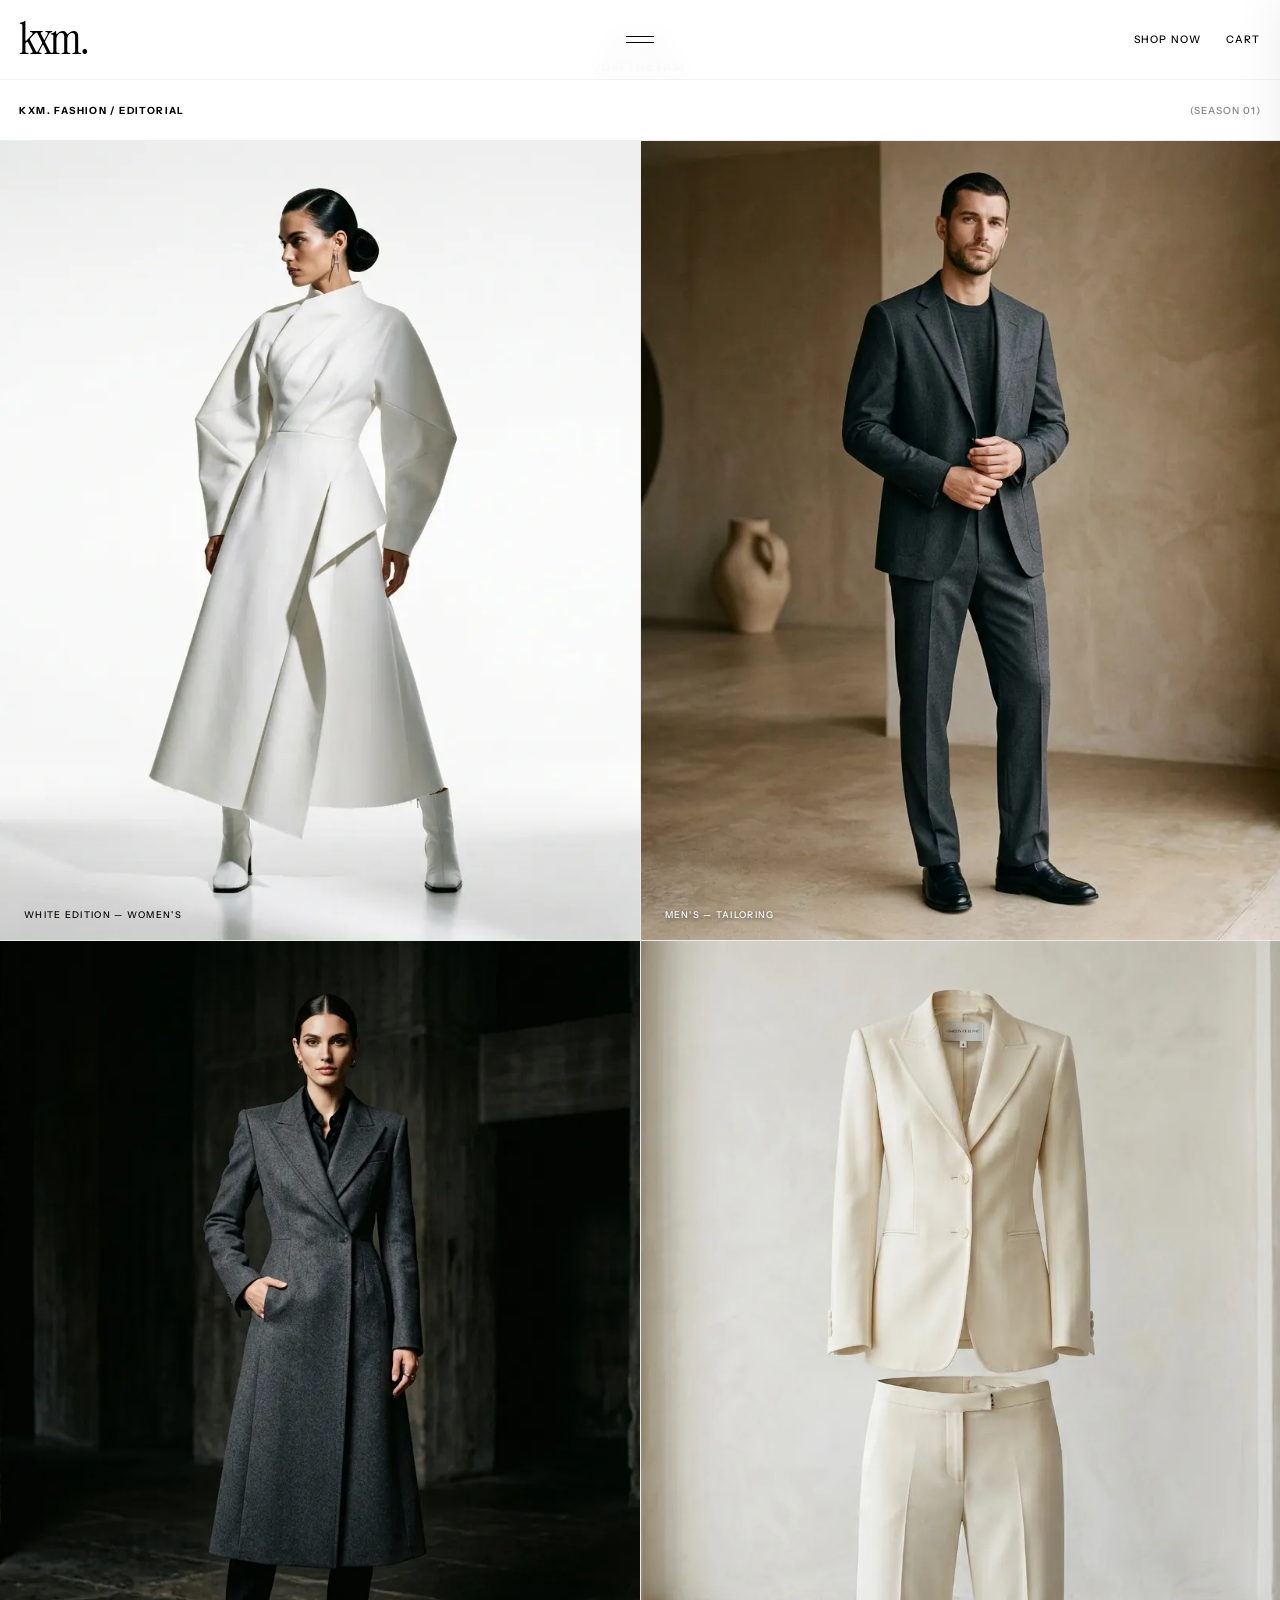
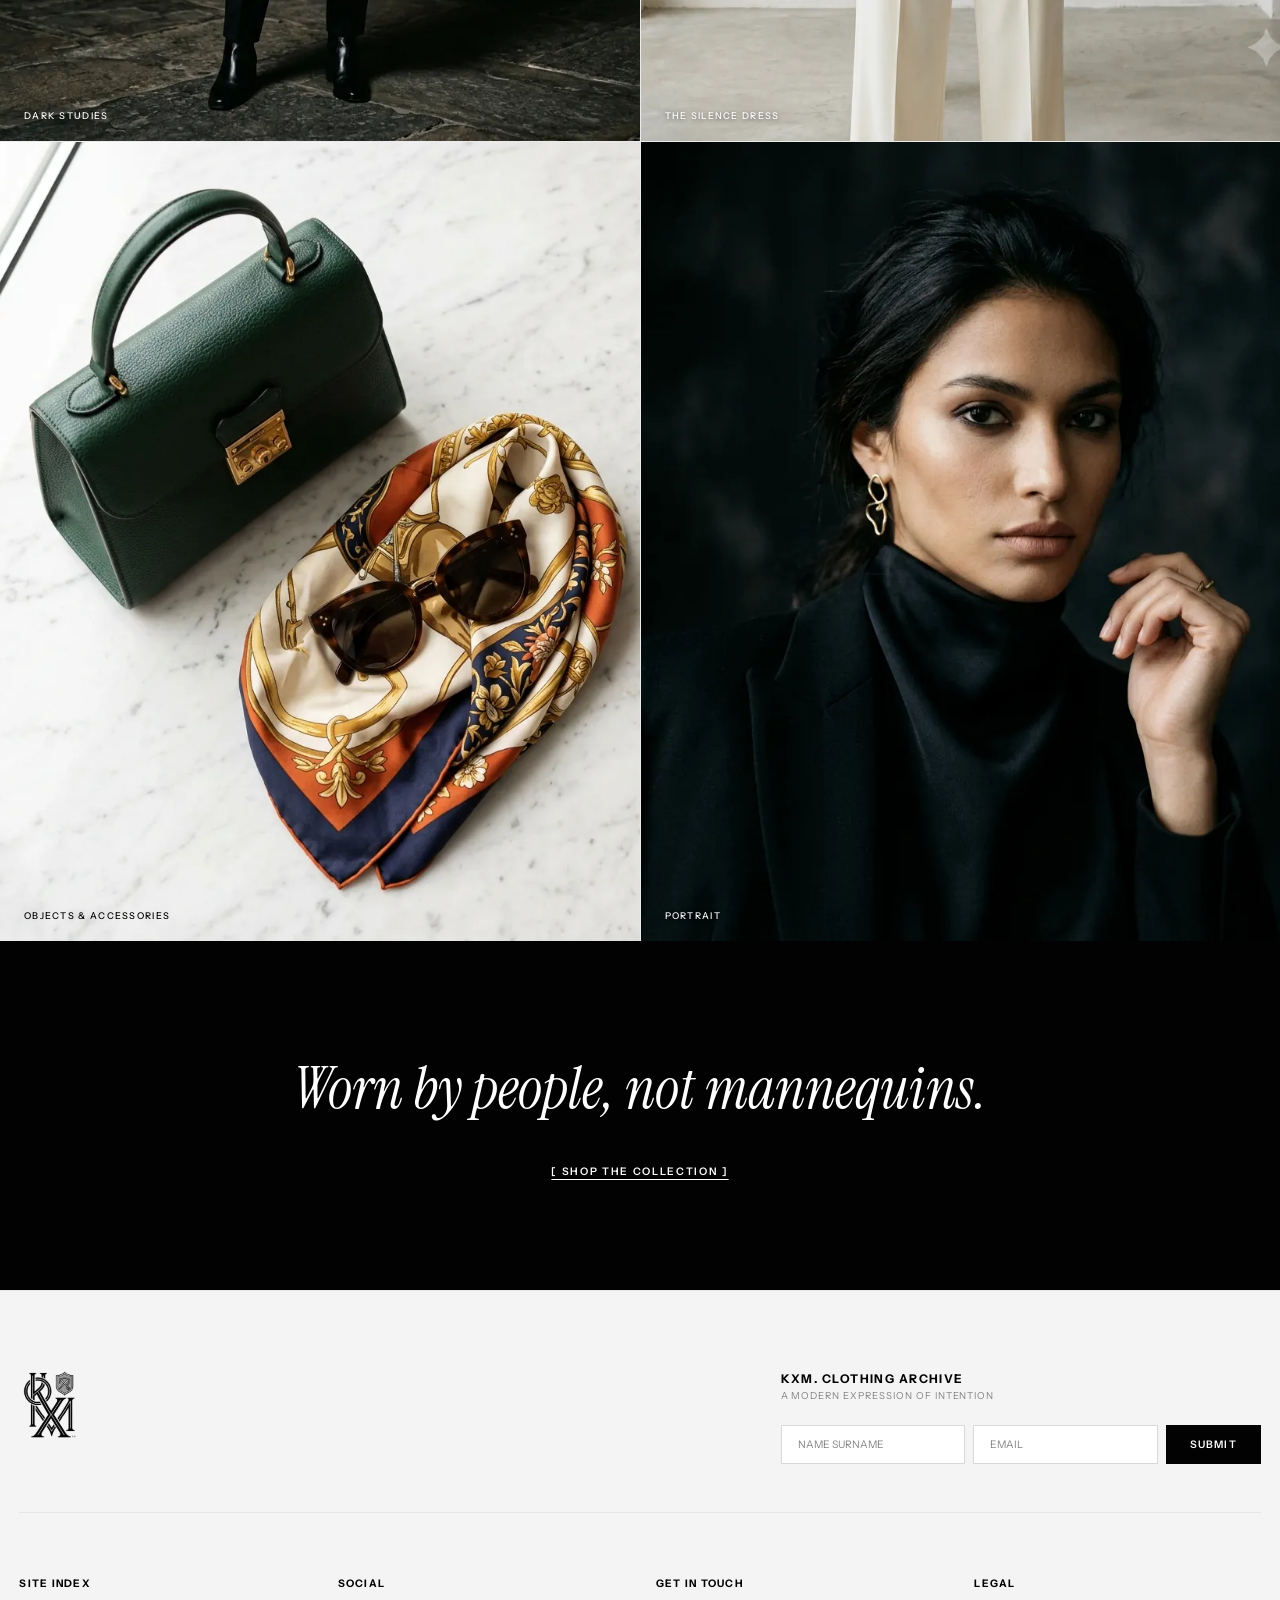
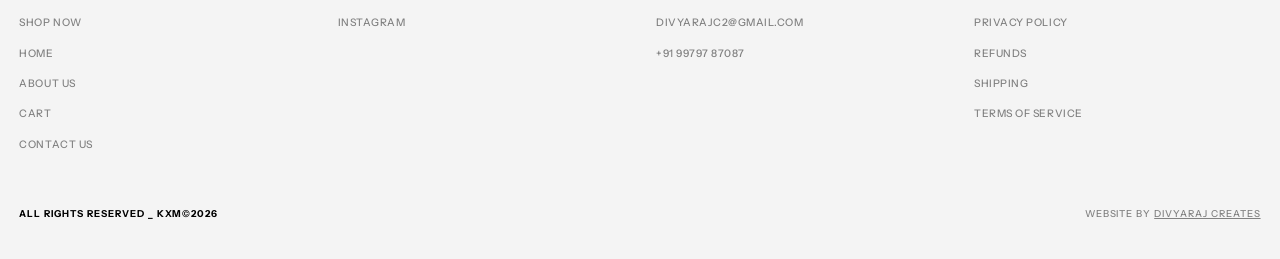
<file: lookbook.html>
<!DOCTYPE html>
<html lang="en">
<head>
  <meta charset="UTF-8" />
  <meta name="viewport" content="width=device-width, initial-scale=1.0" />
  <title>KXM — Lookbook</title>
  <link rel="icon" type="image/x-icon" href="/favicon/favicon.ico" />
  <link rel="icon" type="image/png" sizes="16x16" href="/favicon/favicon-16x16.png" />
  <link rel="icon" type="image/png" sizes="32x32" href="/favicon/favicon-32x32.png" />
  <link rel="icon" type="image/png" sizes="96x96" href="/favicon/favicon-96x96.png" />
  <link rel="apple-touch-icon" sizes="180x180" href="/favicon/apple-touch-icon.png" />
  <link rel="manifest" href="/favicon/site.webmanifest" />
  <meta name="theme-color" content="#ffffff" />
  <link rel="canonical" href="https://kxm-by-divyaraj.vercel.app/lookbook" />
  <link rel="stylesheet" href="assets/css/cart.css" />
  <meta name="description" content="The KXM lookbook — editorial imagery from the first collection." />

  <!-- Open Graph / Facebook -->
  <meta property="og:type" content="website" />
  <meta property="og:url" content="https://kxm-by-divyaraj.vercel.app/lookbook" />
  <meta property="og:title" content="KXM — Lookbook" />
  <meta property="og:description" content="The KXM lookbook — editorial imagery from the first collection." />
  <meta property="og:image" content="https://kxm-by-divyaraj.vercel.app/og-image.jpg" />

  <!-- Twitter Card -->
  <meta name="twitter:card" content="summary_large_image" />
  <meta name="twitter:url" content="https://kxm-by-divyaraj.vercel.app/lookbook" />
  <meta name="twitter:title" content="KXM — Lookbook" />
  <meta name="twitter:description" content="The KXM lookbook — editorial imagery from the first collection." />
  <meta name="twitter:image" content="https://kxm-by-divyaraj.vercel.app/og-image.jpg" />

  <!-- Fonts (self-hosted) -->
  <link rel="stylesheet" href="assets/css/fonts.css" />
  <noscript><style>.js-reveal{opacity:1!important;transform:none!important}</style></noscript>

  <style>
    :root {
      --black:          #020202;
      --white:          #ffffff;
      --light-grey:     #f4f4f4;
      --light-faded:    #818181;
      --dark-faded-1:   rgba(2,2,2,0.1);
      --dark-faded-4:   rgba(2,2,2,0.4);
      --dark-faded-8:   rgba(2,2,2,0.8);
      --faded-text:     #cccccc;

      --font-primary:   'Instrument Sans', 'Helvetica Neue', Arial, sans-serif;
      --font-display:   'Instrument Serif', Georgia, serif;
      --font-italic:    'Instrument Serif', Georgia, serif;

      --margin:         clamp(1rem, 0.929rem + 0.357vw, 1.25rem);
      --gutter:         0.65rem;
    }

    *, *::before, *::after {
      box-sizing: border-box;
      margin: 0;
      padding: 0;
    }

    html {
      scroll-behavior: smooth;
      background: var(--white);
      color: var(--black);
    }

    body {
      font-family: var(--font-primary);
      background: var(--white);
      color: var(--black);
      overflow-x: hidden;
      -webkit-font-smoothing: antialiased;
      -moz-osx-font-smoothing: grayscale;
    }

    /* NAV */
    #nav {
      position: fixed;
      top: 0;
      left: 0;
      width: 100%;
      height: 5rem;
      padding: 0 var(--margin);
      display: flex;
      justify-content: space-between;
      align-items: center;
      z-index: 200;
      background: rgba(255, 255, 255, 0.92);
      backdrop-filter: blur(12px);
      border-bottom: 1px solid rgba(2, 2, 2, 0.05);
      transition: background 0.3s, border-color 0.3s;
    }

    .nav-brand {
      font-family: var(--font-display);
      font-size: 2.8rem;
      font-weight: 400;
      letter-spacing: -0.04em;
      text-transform: lowercase;
      color: var(--black);
      text-decoration: none;
      line-height: 1;
    }

    .nav-menu-toggle {
      position: absolute;
      left: 50%;
      top: 50%;
      transform: translate(-50%, -50%);
      width: 2.75rem;
      height: 1.5rem;
      background: none;
      border: none;
      cursor: pointer;
      display: flex;
      flex-direction: column;
      justify-content: center;
      align-items: center;
      gap: 5px;
      padding: 0;
      z-index: 205;
    }

    .nav-menu-toggle .toggle-line {
      width: 1.75rem;
      height: 1px;
      background: var(--black);
      display: block;
      transition: transform 0.35s cubic-bezier(0.16, 1, 0.3, 1), opacity 0.3s ease;
      transform-origin: center;
    }

    body.menu-open .nav-menu-toggle .toggle-line:first-child {
      transform: translateY(3px) rotate(45deg);
    }
    body.menu-open .nav-menu-toggle .toggle-line:last-child {
      transform: translateY(-3px) rotate(-45deg);
    }

    .nav-right {
      display: flex;
      align-items: center;
      gap: 1.5rem;
    }

    .nav-link-shop,
    .nav-link-cart {
      font-family: var(--font-primary);
      font-size: 0.65rem;
      font-weight: 500;
      letter-spacing: 0.12em;
      text-transform: uppercase;
      color: var(--black);
      text-decoration: none;
      position: relative;
      transition: opacity 0.2s;
    }

    .nav-link-shop:hover,
    .nav-link-cart:hover {
      opacity: 0.6;
    }

    .nav-link-cart .cart-badge {
      display: inline-flex;
      align-items: center;
      justify-content: center;
      width: 15px;
      height: 15px;
      background: var(--black);
      color: var(--white);
      font-size: 0.55rem;
      font-weight: 700;
      border-radius: 50%;
      margin-left: 0.35rem;
      vertical-align: middle;
    }

    /* MENU OVERLAY */
    .menu-overlay {
      position: fixed;
      top: 0;
      left: 0;
      width: 100%;
      height: 55vh;
      min-height: 480px;
      background: var(--white);
      z-index: 190;
      transform: translateY(-100%);
      transition: transform 0.5s cubic-bezier(0.16, 1, 0.3, 1);
      box-shadow: 0 15px 40px rgba(0,0,0,0.04);
      display: flex;
      flex-direction: column;
      justify-content: flex-end;
      padding: var(--margin) var(--margin) 2rem var(--margin);
      border-bottom: 1px solid rgba(2,2,2,0.06);
    }
    body.menu-open .menu-overlay {
      transform: translateY(0);
    }
    .menu-content {
      display: flex;
      flex-direction: column;
      height: 100%;
      justify-content: space-between;
      padding-top: 5rem;
    }
    .menu-main-links {
      display: flex;
      flex-direction: column;
      align-items: center;
      justify-content: center;
      gap: 1.1rem;
      margin-top: auto;
      margin-bottom: auto;
    }
    .menu-link {
      font-family: var(--font-primary);
      font-size: clamp(1.8rem, 4.5vw, 3.4rem);
      font-weight: 700;
      text-transform: uppercase;
      color: rgba(2,2,2,0.22);
      transition: color 0.3s ease, text-decoration-color 0.3s ease;
      letter-spacing: -0.01em;
      text-decoration: underline;
      text-underline-offset: 0.22em;
      text-decoration-color: transparent;
    }
    .menu-link:hover,
    .menu-link.active {
      color: rgba(2, 2, 2, 0.85);
      text-decoration-color: rgba(2, 2, 2, 0.35);
    }
    .menu-bottom-row {
      display: grid;
      grid-template-columns: 1fr auto 1fr;
      align-items: flex-end;
      padding-top: 1.5rem;
      border-top: 1px solid rgba(2,2,2,0.05);
    }
    .menu-bottom-center {
      display: flex;
      flex-direction: column;
      align-items: center;
      gap: 0.6rem;
    }
    .menu-sub-link {
      font-family: var(--font-primary);
      font-size: 0.75rem;
      font-weight: 700;
      text-transform: uppercase;
      color: var(--black);
      letter-spacing: 0.05em;
      transition: opacity 0.2s;
      text-decoration: none;
    }
    .menu-sub-link:hover {
      opacity: 0.6;
    }
    .menu-backdrop {
      position: fixed;
      inset: 0;
      background: rgba(2,2,2,0.25);
      backdrop-filter: blur(1px);
      z-index: 180;
      opacity: 0;
      pointer-events: none;
      transition: opacity 0.5s cubic-bezier(0.16, 1, 0.3, 1);
    }
    body.menu-open .menu-backdrop {
      opacity: 1;
      pointer-events: auto;
    }

    /* TITLE BAR */
    .lookbook-title-bar {
      display: flex;
      justify-content: space-between;
      align-items: center;
      padding: 1.5rem var(--margin);
      border-bottom: 1px solid rgba(2,2,2,0.07);
      margin-top: 5rem;
      width: 100%;
    }
    .title-left {
      font-family: var(--font-primary);
      font-size: 0.62rem;
      font-weight: 700;
      letter-spacing: 0.14em;
      text-transform: uppercase;
      color: var(--black);
    }
    .title-right {
      font-family: var(--font-primary);
      font-size: 0.62rem;
      font-weight: 500;
      letter-spacing: 0.1em;
      text-transform: uppercase;
      color: var(--light-faded);
    }

    /* EDITORIAL GRID */
    .lookbook-grid {
      display: grid;
      grid-template-columns: repeat(2, 1fr);
      gap: 1px;
      background: rgba(2,2,2,0.08);
      width: 100%;
    }
    .lookbook-cell {
      position: relative;
      overflow: hidden;
      display: block;
      background: var(--white);
      aspect-ratio: 4 / 5;
      cursor: pointer;
      text-decoration: none;
      color: inherit;
    }
    .lookbook-cell img {
      width: 100%;
      height: 100%;
      object-fit: cover;
      display: block;
      transition: transform 0.8s cubic-bezier(0.25, 0.46, 0.45, 0.94);
    }
    .lookbook-cell:hover img {
      transform: scale(1.03);
    }
    .lookbook-cell-label {
      position: absolute;
      bottom: 1.25rem;
      left: 1.5rem;
      font-family: var(--font-primary);
      font-size: 0.58rem;
      font-weight: 500;
      letter-spacing: 0.14em;
      text-transform: uppercase;
      color: var(--white);
      text-shadow: 0 1px 4px rgba(0,0,0,0.5);
      z-index: 2;
    }
    .lookbook-cell-label.label-dark {
      color: var(--black);
      text-shadow: none;
    }

    /* CLOSING BAND */
    .closing-band {
      background: var(--black);
      color: var(--white);
      padding: 7rem var(--margin);
      text-align: center;
      display: flex;
      flex-direction: column;
      align-items: center;
      justify-content: center;
    }
    .closing-statement {
      font-family: var(--font-display);
      font-style: italic;
      font-size: clamp(2rem, 4.5vw, 3.6rem);
      font-weight: 400;
      line-height: 1.25;
      color: var(--white);
      margin-bottom: 2.5rem;
      max-width: 700px;
    }
    .closing-link {
      font-family: var(--font-primary);
      font-size: 0.65rem;
      font-weight: 600;
      letter-spacing: 0.16em;
      text-transform: uppercase;
      color: var(--white);
      text-decoration: underline;
      text-underline-offset: 0.35em;
      transition: opacity 0.2s;
    }
    .closing-link:hover {
      opacity: 0.6;
    }

    /* FOOTER */
    #footer {
      background: var(--light-grey);
      color: var(--black);
      padding: 5rem var(--margin) 2.5rem;
      border-top: 1px solid rgba(2,2,2,0.06);
    }
    .footer-main-row {
      display: flex;
      justify-content: space-between;
      align-items: flex-start;
      margin-bottom: 4rem;
      padding-bottom: 3rem;
      border-bottom: 1px solid rgba(2,2,2,0.06);
      flex-wrap: wrap;
      gap: 2rem;
    }
    .footer-logo-img {
      width: 64px;
      height: auto;
    }
    .footer-right-col {
      display: flex;
      flex-direction: column;
      gap: 1.5rem;
      max-width: 480px;
      width: 100%;
    }
    .footer-slogan-title {
      font-family: var(--font-primary);
      font-size: 0.75rem;
      font-weight: 700;
      letter-spacing: 0.12em;
      text-transform: uppercase;
      color: var(--black);
    }
    .footer-slogan-sub {
      font-family: var(--font-primary);
      font-size: 0.6rem;
      letter-spacing: 0.1em;
      text-transform: uppercase;
      color: var(--light-faded);
      margin-top: 0.25rem;
    }
    .footer-form .form-fields {
      display: flex;
      gap: 0.5rem;
      flex-wrap: wrap;
    }
    .footer-form input {
      flex: 1;
      min-width: 130px;
      background: var(--white);
      border: 1px solid rgba(2,2,2,0.15);
      padding: 0.75rem 1rem;
      font-family: var(--font-primary);
      font-size: 0.65rem;
      color: var(--black);
      outline: none;
    }
    .footer-form input::placeholder {
      color: var(--light-faded);
    }
    .form-submit {
      background: var(--black);
      color: var(--white);
      border: none;
      padding: 0.75rem 1.5rem;
      font-family: var(--font-primary);
      font-size: 0.65rem;
      font-weight: 600;
      letter-spacing: 0.1em;
      cursor: pointer;
      transition: opacity 0.2s;
    }
    .form-submit:hover {
      opacity: 0.85;
    }
    .form-success-msg {
      display: none;
      font-family: var(--font-primary);
      font-size: 0.65rem;
      color: var(--black);
      margin-top: 0.5rem;
    }
    .footer-nav-grid {
      display: grid;
      grid-template-columns: repeat(4, 1fr);
      gap: 2rem;
      margin-bottom: 3.5rem;
    }
    .footer-col-label {
      font-family: var(--font-primary);
      font-size: 0.65rem;
      font-weight: 700;
      letter-spacing: 0.12em;
      text-transform: uppercase;
      color: var(--black);
      margin-bottom: 1.25rem;
    }
    .footer-links {
      display: flex;
      flex-direction: column;
      gap: 0.65rem;
      list-style: none;
    }
    .footer-links a {
      font-family: var(--font-primary);
      font-size: 0.65rem;
      font-weight: 500;
      letter-spacing: 0.05em;
      text-transform: uppercase;
      color: var(--light-faded);
      text-decoration: none;
      transition: color 0.2s;
    }
    .footer-links a:hover {
      color: var(--black);
    }
    .footer-bottom {
      display: flex;
      justify-content: space-between;
      align-items: center;
      font-family: var(--font-primary);
      font-size: 0.6rem;
      font-weight: 700;
      letter-spacing: 0.1em;
      text-transform: uppercase;
      color: var(--black);
    }
    .footer-copy {
      color: var(--black);
    }
    .footer-designer {
      color: var(--light-faded);
      font-weight: 500;
    }

    /* REVEAL ANIMATIONS */
    .js-reveal {
      opacity: 0;
      transform: translateY(20px);
      transition: opacity 0.7s cubic-bezier(0.16, 1, 0.3, 1), transform 0.7s cubic-bezier(0.16, 1, 0.3, 1);
    }
    .js-reveal.is-visible {
      opacity: 1;
      transform: translateY(0);
    }

    /* RESPONSIVE */
    @media (max-width: 800px) {
      .lookbook-grid {
        grid-template-columns: 1fr;
      }
      .footer-nav-grid {
        grid-template-columns: 1fr 1fr;
        gap: 2rem;
      }
    }
    @media (max-width: 600px) {
      .footer-main-row {
        flex-direction: column;
      }
      .footer-bottom {
        flex-direction: column;
        gap: 0.75rem;
        text-align: center;
      }
    }

    /* ── Accessibility & Reduced Motion ── */
    @media (prefers-reduced-motion: reduce) {
      .products-track { animation: none; }
      .js-reveal { opacity: 1; transform: none; transition: none; }
      * { scroll-behavior: auto !important; }
    }
    :focus-visible { outline: 1px solid var(--black); outline-offset: 3px; }
    #nav :focus-visible, .menu-overlay :focus-visible { outline-color: currentColor; }
    .skip-link {
      position: absolute;
      top: -40px;
      left: var(--margin);
      background: var(--black);
      color: var(--white);
      padding: 0.6rem 1rem;
      font-size: 0.65rem;
      text-transform: uppercase;
      letter-spacing: 0.1em;
      z-index: 400;
      transition: top 0.2s;
      text-decoration: none;
    }
    .skip-link:focus {
      top: var(--margin);
    }
  </style>
</head>
<body>
  <a href="#main" class="skip-link">Skip to content</a>

  <!-- NAV -->
  <nav id="nav" role="navigation" aria-label="Main navigation">
    <a href="index.html" class="nav-brand" id="navBrand" aria-label="KXM Home">kxm.</a>

    <button class="nav-menu-toggle" id="menuToggle" aria-label="Toggle menu" aria-expanded="false">
      <span class="toggle-line"></span>
      <span class="toggle-line"></span>
    </button>

    <div class="nav-right">
      <a href="shop.html" class="nav-link-shop">Shop Now</a>
      <a href="javascript:void(0)" class="nav-link-cart js-cart-open">Cart</a>
    </div>
  </nav>

  <!-- Menu Overlay -->
  <div id="menuOverlay" class="menu-overlay">
    <div class="menu-content">
      <div class="menu-main-links">
        <a href="shop.html" class="menu-link">Our Shop</a>
        <a href="index.html" class="menu-link">Home</a>
        <a href="about.html" class="menu-link">About Us</a>
        <a href="lookbook.html" class="menu-link active">Lookbook</a>
        <a href="contact.html" class="menu-link">Contact</a>
      </div>
      <div class="menu-bottom-row">
        <div class="menu-bottom-left"></div>
        <div class="menu-bottom-center">
          <a href="javascript:void(0)" class="menu-sub-link js-cart-open">My Cart</a>
          <a href="index.html#newsletterForm" class="menu-sub-link" id="joinFamLink">Join The Fam</a>
        </div>
        <div class="menu-bottom-right"></div>
      </div>
    </div>
  </div>
  <div id="menuBackdrop" class="menu-backdrop"></div>

  <!-- TITLE BAR -->
  <div class="lookbook-title-bar">
    <div class="title-left">KXM. FASHION / EDITORIAL</div>
    <div class="title-right">(SEASON 01)</div>
  </div>

  <!-- EDITORIAL GRID -->
  <main class="lookbook-grid" id="main">
    <a href="shop.html" class="lookbook-cell js-reveal">
      <img width="1024" height="1024" decoding="async" src="assets/images/lookbook-1aa.webp" alt="White Edition — Women's" loading="lazy" />
      <span class="lookbook-cell-label label-dark">White Edition — Women's</span>
    </a>

    <a href="shop.html" class="lookbook-cell js-reveal">
      <img width="1024" height="1024" decoding="async" src="assets/images/collection-men.webp" alt="Men's — Tailoring" loading="lazy" />
      <span class="lookbook-cell-label">Men's — Tailoring</span>
    </a>

    <a href="shop.html" class="lookbook-cell js-reveal">
      <img width="1024" height="1024" decoding="async" src="assets/images/lookbook-2.webp" alt="Dark studies" loading="lazy" />
      <span class="lookbook-cell-label">Dark studies</span>
    </a>

    <a href="shop.html" class="lookbook-cell js-reveal">
      <img width="1200" height="1200" decoding="async" src="assets/images/collection-women.webp" alt="The Silence Dress" loading="lazy" />
      <span class="lookbook-cell-label">The Silence Dress</span>
    </a>

    <a href="shop.html?category=accessories" class="lookbook-cell js-reveal">
      <img width="1024" height="1024" decoding="async" src="assets/images/collection-accessories.webp" alt="Objects & Accessories" loading="lazy" />
      <span class="lookbook-cell-label label-dark">Objects & Accessories</span>
    </a>

    <a href="shop.html" class="lookbook-cell js-reveal">
      <img width="1024" height="1024" decoding="async" src="assets/images/about-editorial.webp" alt="Portrait" loading="lazy" />
      <span class="lookbook-cell-label">Portrait</span>
    </a>
  </main>

  <!-- CLOSING BAND -->
  <section class="closing-band" aria-label="KXM Lookbook Closing">
    <h1 class="closing-statement js-reveal">Worn by people, not mannequins.</h1>
    <a href="shop.html" class="closing-link js-reveal">[ SHOP THE COLLECTION ]</a>
  </section>

  <!-- FOOTER -->
  <footer id="footer">
    <div class="footer-main-row">
      <div class="footer-logo-col">
        <img width="384" height="407" decoding="async" class="footer-logo-img" src="assets/images/kxm-logo-black.webp" alt="KXM Logo" />
      </div>
      
      <div class="footer-right-col">
        <div class="footer-slogan-col">
          <h3 class="footer-slogan-title">KXM. CLOTHING ARCHIVE</h3>
          <p class="footer-slogan-sub">A MODERN EXPRESSION OF INTENTION</p>
        </div>

        <form class="footer-form" id="newsletterForm">
          <div class="form-fields">
            <input type="text" id="newsletterName" placeholder="NAME SURNAME" aria-label="Name Surname" required />
            <input type="email" id="newsletterEmail" placeholder="EMAIL" aria-label="Email" required />
            <input type="text" name="company_website" style="position: absolute; left: -9999px; width: 1px; height: 1px; opacity: 0;" tabindex="-1" autocomplete="off" aria-hidden="true" />
            <button type="submit" class="form-submit">SUBMIT</button>
          </div>
          <div class="form-success-msg" id="newsletterSuccess">
            Thank you. You're on the list.
          </div>
        </form>
      </div>
    </div>

    <div class="footer-nav-grid">
      <div>
        <p class="footer-col-label">Site Index</p>
        <ul class="footer-links">
          <li><a href="shop.html">Shop Now</a></li>
          <li><a href="index.html">Home</a></li>
          <li><a href="about.html">About Us</a></li>
          <li><a href="javascript:void(0)" class="js-cart-open">Cart</a></li>
          <li><a href="contact.html">Contact Us</a></li>
        </ul>
      </div>
      <div>
        <p class="footer-col-label">Social</p>
        <ul class="footer-links">
          <li><a href="https://www.instagram.com/divyaraj.creates" target="_blank" rel="noopener noreferrer">Instagram</a></li>
        </ul>
      </div>
      <div>
        <p class="footer-col-label">Get In Touch</p>
        <ul class="footer-links">
          <li><a href="mailto:divyarajc2@gmail.com">divyarajc2@gmail.com</a></li>
          <li><a href="tel:+919979787087">+91 99797 87087</a></li>
        </ul>
      </div>
      <div>
        <p class="footer-col-label">Legal</p>
        <ul class="footer-links">
          <li><a href="privacy-policy.html">Privacy Policy</a></li>
          <li><a href="returns.html">Refunds</a></li>
          <li><a href="shipping.html">Shipping</a></li>
          <li><a href="terms-of-service.html">Terms of Service</a></li>
        </ul>
      </div>
    </div>

    <div class="footer-bottom">
      <p class="footer-copy">All Rights Reserved _ KXM©2026</p>
      <p class="footer-designer">Website by <a href="https://divyaraj-exhibit.vercel.app/" target="_blank" rel="noopener noreferrer" style="text-decoration: underline; color: inherit;">Divyaraj Creates</a></p>
    </div>
  </footer>

  <!-- Cart Drawer -->
  <div id="cartDrawer" class="cart-drawer">
    <div class="cart-header">
      <span class="cart-header-title">My Cart</span>
      <button class="cart-close-btn" id="cartCloseBtn">Close</button>
    </div>
    
    <div class="cart-items-container" id="cartItemsContainer"></div>
    
    <div class="cart-footer" id="cartFooter">
      <div class="cart-footer-row">
        <span class="cart-footer-label">Subtotal</span>
        <span class="cart-footer-value" id="cartSubtotalValue">₹0</span>
      </div>
      <div class="cart-footer-row">
        <span class="cart-footer-label">Shipping</span>
        <span class="cart-footer-value shipping-calculated">Calculated at checkout</span>
      </div>
      <div class="cart-footer-divider"></div>
      <button class="cart-checkout-btn" id="cartCheckoutBtn">Checkout</button>
    </div>

    <div class="cart-empty-state" id="cartEmptyState">
      <h3 class="cart-empty-title">Your Cart is Empty</h3>
      <p class="cart-empty-subtitle">Come on, treat yourself. You deserve it.</p>
      <a href="shop.html" class="cart-shop-now-btn" id="cartShopNowBtn">[ Shop Now ]</a>
    </div>
  </div>
  <div id="cartBackdrop" class="cart-backdrop"></div>

  <!-- Checkout Demo Modal Overlay -->
  <div id="checkoutModal" class="checkout-modal-overlay">
    <div class="checkout-modal">
      <button class="checkout-modal-close-btn" id="checkoutModalCloseBtn" aria-label="Close modal">&times;</button>
      <h3 class="checkout-modal-heading">Thank You for Exploring</h3>
      <p class="checkout-modal-text">This is a demonstration website created for portfolio purposes. Kxm. is an imaginary brand, and purchases cannot be completed.</p>
      <p class="checkout-modal-text">If you're interested in a website like this for your brand, let's talk.</p>
      <a href="mailto:divyarajc2@gmail.com" class="checkout-modal-cta-btn">Get in Touch</a>
    </div>
  </div>

  <script src="assets/js/products.js"></script>
  <script src="assets/js/cart.js"></script>
  <script>
    const body = document.body;
    const menuToggle = document.getElementById('menuToggle');
    const menuBackdrop = document.getElementById('menuBackdrop');
    const menuLinks = document.querySelectorAll('.menu-link');

    function openMenu() {
      body.classList.add('menu-open');
      if (menuToggle) menuToggle.setAttribute('aria-expanded', 'true');
    }
    function closeMenu() {
      body.classList.remove('menu-open');
      if (menuToggle) menuToggle.setAttribute('aria-expanded', 'false');
    }
    function toggleMenu() {
      if (body.classList.contains('menu-open')) {
        closeMenu();
      } else {
        openMenu();
      }
    }

    if (menuToggle) {
      menuToggle.addEventListener('click', (e) => {
        e.stopPropagation();
        toggleMenu();
      });
    }
    if (menuBackdrop) {
      menuBackdrop.addEventListener('click', closeMenu);
    }
    menuLinks.forEach(link => {
      link.addEventListener('click', closeMenu);
    });
    document.addEventListener('keydown', (e) => {
      if (e.key === 'Escape') closeMenu();
    });

    // Reveal on scroll
    const revealEls = document.querySelectorAll('.js-reveal');
    const io = new IntersectionObserver((entries) => {
      entries.forEach(e => {
        if (e.isIntersecting) {
          e.target.classList.add('is-visible');
          io.unobserve(e.target);
        }
      });
    }, { threshold: 0.1, rootMargin: '0px 0px -30px 0px' });
    revealEls.forEach(el => io.observe(el));

    // Footer Newsletter Form
    const newsletterForm = document.getElementById('newsletterForm');
    if (newsletterForm) {
      const formFields = newsletterForm.querySelector('.form-fields');
      const newsletterSuccess = document.getElementById('newsletterSuccess');
      const newsletterName = document.getElementById('newsletterName');
      const newsletterEmail = document.getElementById('newsletterEmail');
      const newsHoneypot = newsletterForm.querySelector('input[name="company_website"]');

      newsletterForm.addEventListener('submit', function (e) {
        e.preventDefault();

        if (newsHoneypot && newsHoneypot.value.trim() !== '') {
          return;
        }

        const name = newsletterName.value.trim();
        const email = newsletterEmail.value.trim();
        if (!name || !email || !email.includes('@')) return;

        formFields.style.opacity = '0';
        setTimeout(function () {
          formFields.style.display = 'none';
          newsletterSuccess.style.display = 'block';
          newsletterSuccess.offsetHeight;
          newsletterSuccess.classList.add('show');
        }, 500);

        fetch('https://formspree.io/f/XXXXXXXX', {
          method: 'POST',
          headers: {
            'Accept': 'application/json',
            'Content-Type': 'application/x-www-form-urlencoded'
          },
          body: new URLSearchParams({
            NAME: name,
            EMAIL: email,
            _subject: 'KXM — Mailing List Signup',
            _template: 'table',
            _captcha: 'false'
          }).toString()
        }).catch(function (err) {
          console.error(err);
        });
      });
    }
  </script>
</body>
</html>
</file>
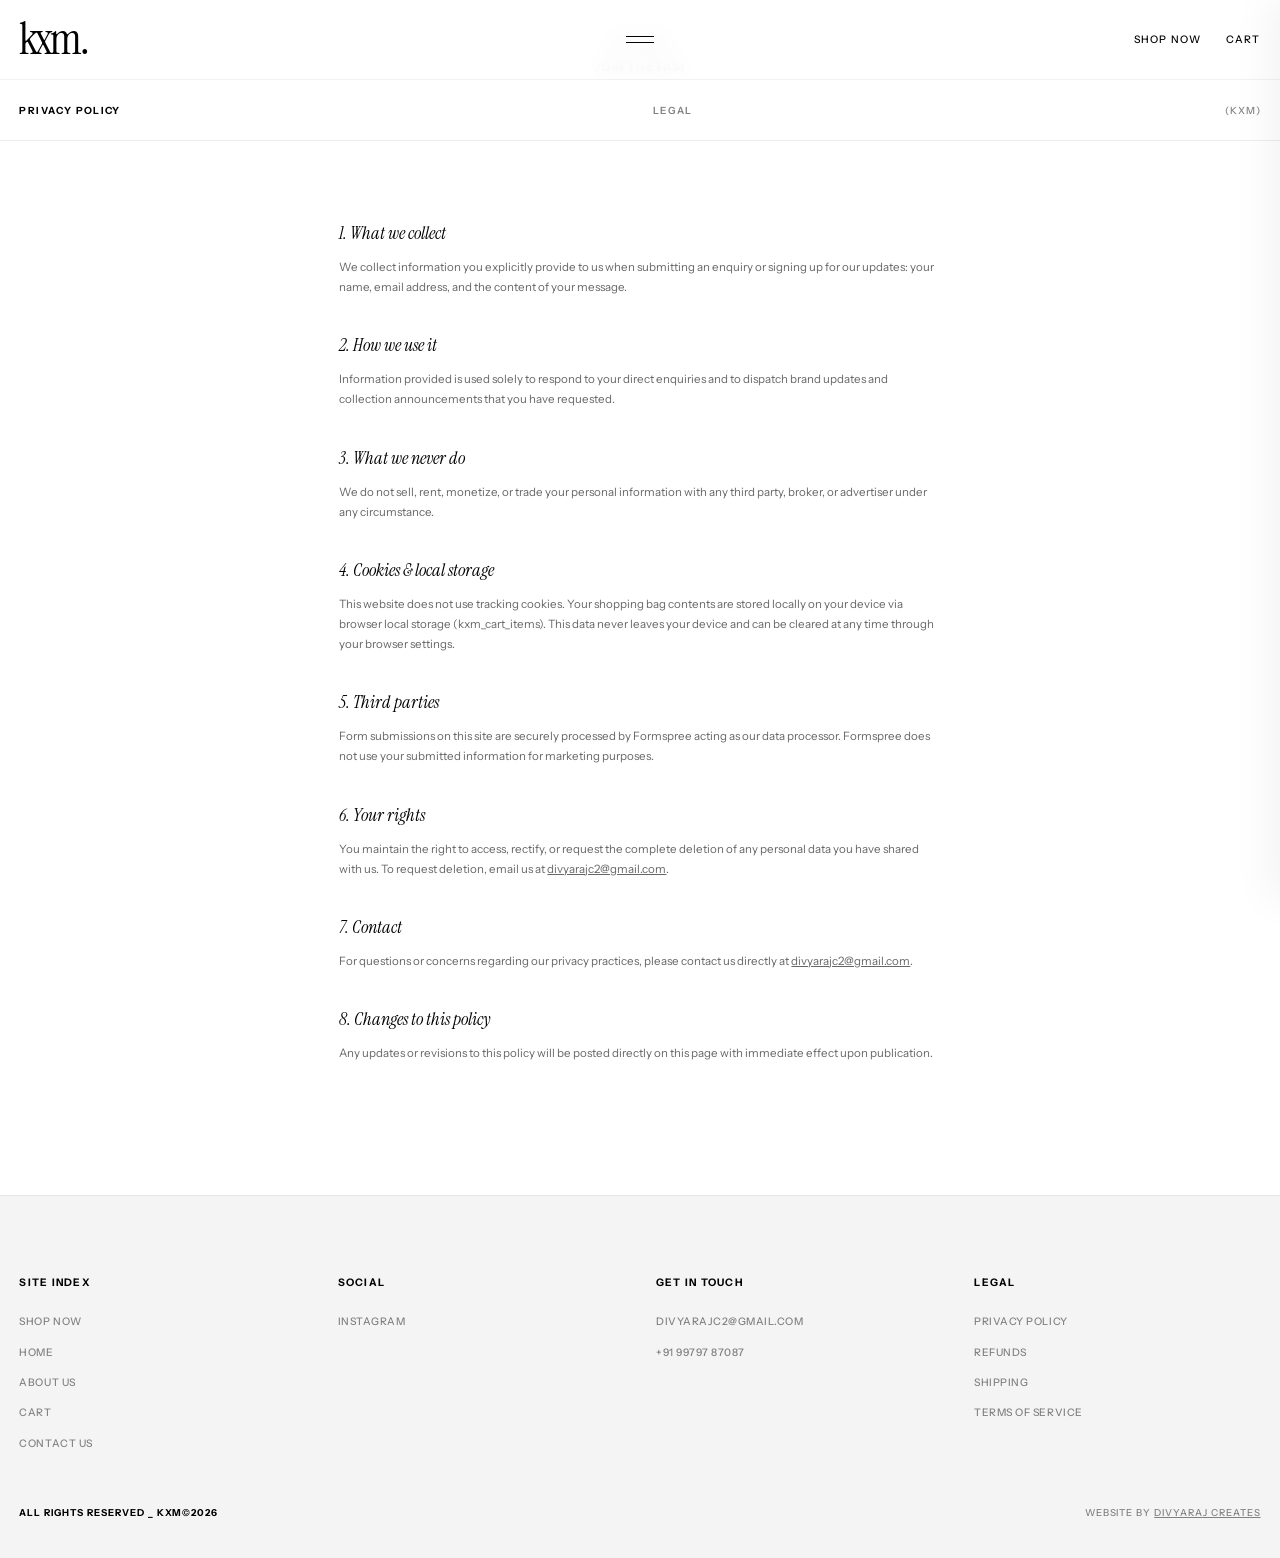
<file: privacy-policy.html>
<!DOCTYPE html>
<html lang="en">
<head>
  <meta charset="UTF-8" />
  <meta name="viewport" content="width=device-width, initial-scale=1.0" />
  <title>KXM — Privacy Policy</title>
  <link rel="icon" type="image/x-icon" href="/favicon/favicon.ico" />
  <link rel="icon" type="image/png" sizes="16x16" href="/favicon/favicon-16x16.png" />
  <link rel="icon" type="image/png" sizes="32x32" href="/favicon/favicon-32x32.png" />
  <link rel="icon" type="image/png" sizes="96x96" href="/favicon/favicon-96x96.png" />
  <link rel="apple-touch-icon" sizes="180x180" href="/favicon/apple-touch-icon.png" />
  <link rel="manifest" href="/favicon/site.webmanifest" />
  <meta name="theme-color" content="#ffffff" />
  <link rel="canonical" href="https://kxm-by-divyaraj.vercel.app/privacy-policy" />
  <link rel="stylesheet" href="assets/css/cart.css" />
  <meta name="description" content="KXM Privacy Policy — how we handle your data, local storage, and privacy rights." />

  <!-- Open Graph / Facebook -->
  <meta property="og:type" content="website" />
  <meta property="og:url" content="https://kxm-by-divyaraj.vercel.app/privacy-policy" />
  <meta property="og:title" content="KXM — Privacy Policy" />
  <meta property="og:description" content="KXM Privacy Policy — how we handle your data, local storage, and privacy rights." />
  <meta property="og:image" content="https://kxm-by-divyaraj.vercel.app/og-image.jpg" />

  <!-- Twitter Card -->
  <meta name="twitter:card" content="summary_large_image" />
  <meta name="twitter:url" content="https://kxm-by-divyaraj.vercel.app/privacy-policy" />
  <meta name="twitter:title" content="KXM — Privacy Policy" />
  <meta name="twitter:description" content="KXM Privacy Policy — how we handle your data, local storage, and privacy rights." />
  <meta name="twitter:image" content="https://kxm-by-divyaraj.vercel.app/og-image.jpg" />

  <!-- Fonts (self-hosted) -->
  <link rel="stylesheet" href="assets/css/fonts.css" />
  <noscript><style>.js-reveal{opacity:1!important;transform:none!important}</style></noscript>

  <style>
    :root {
      --black:          #020202;
      --white:          #ffffff;
      --light-grey:     #f4f4f4;
      --light-faded:    #818181;
      --dark-faded-1:   rgba(2,2,2,0.1);
      --dark-faded-4:   rgba(2,2,2,0.4);
      --dark-faded-8:   rgba(2,2,2,0.8);
      --faded-text:     #cccccc;

      --font-primary:   'Instrument Sans', 'Helvetica Neue', Arial, sans-serif;
      --font-display:   'Instrument Serif', Georgia, serif;
      --font-italic:    'Instrument Serif', Georgia, serif;

      --margin:         clamp(1rem, 0.929rem + 0.357vw, 1.25rem);
      --gutter:         0.65rem;
    }

    *, *::before, *::after {
      box-sizing: border-box;
      margin: 0;
      padding: 0;
    }

    html {
      scroll-behavior: smooth;
      background: var(--white);
      color: var(--black);
    }

    body {
      font-family: var(--font-primary);
      background: var(--white);
      color: var(--black);
      overflow-x: hidden;
      -webkit-font-smoothing: antialiased;
      -moz-osx-font-smoothing: grayscale;
    }

    /* NAV */
    #nav {
      position: fixed;
      top: 0;
      left: 0;
      width: 100%;
      height: 5rem;
      padding: 0 var(--margin);
      display: flex;
      justify-content: space-between;
      align-items: center;
      z-index: 200;
      background: rgba(255, 255, 255, 0.92);
      backdrop-filter: blur(12px);
      border-bottom: 1px solid rgba(2, 2, 2, 0.05);
      transition: background 0.3s, border-color 0.3s;
    }

    .nav-brand {
      font-family: var(--font-display);
      font-size: 2.8rem;
      font-weight: 400;
      letter-spacing: -0.04em;
      text-transform: lowercase;
      color: var(--black);
      text-decoration: none;
      line-height: 1;
    }

    .nav-menu-toggle {
      position: absolute;
      left: 50%;
      top: 50%;
      transform: translate(-50%, -50%);
      width: 2.75rem;
      height: 1.5rem;
      background: none;
      border: none;
      cursor: pointer;
      display: flex;
      flex-direction: column;
      justify-content: center;
      align-items: center;
      gap: 5px;
      padding: 0;
      z-index: 205;
    }

    .nav-menu-toggle .toggle-line {
      width: 1.75rem;
      height: 1px;
      background: var(--black);
      display: block;
      transition: transform 0.35s cubic-bezier(0.16, 1, 0.3, 1), opacity 0.3s ease;
      transform-origin: center;
    }

    body.menu-open .nav-menu-toggle .toggle-line:first-child {
      transform: translateY(3px) rotate(45deg);
    }
    body.menu-open .nav-menu-toggle .toggle-line:last-child {
      transform: translateY(-3px) rotate(-45deg);
    }

    .nav-right {
      display: flex;
      align-items: center;
      gap: 1.5rem;
    }

    .nav-link-shop,
    .nav-link-cart {
      font-family: var(--font-primary);
      font-size: 0.65rem;
      font-weight: 500;
      letter-spacing: 0.12em;
      text-transform: uppercase;
      color: var(--black);
      text-decoration: none;
      position: relative;
      transition: opacity 0.2s;
    }

    .nav-link-shop:hover,
    .nav-link-cart:hover {
      opacity: 0.6;
    }

    .nav-link-cart .cart-badge {
      display: inline-flex;
      align-items: center;
      justify-content: center;
      width: 15px;
      height: 15px;
      background: var(--black);
      color: var(--white);
      font-size: 0.55rem;
      font-weight: 700;
      border-radius: 50%;
      margin-left: 0.35rem;
      vertical-align: middle;
    }

    /* MENU OVERLAY */
    .menu-overlay {
      position: fixed;
      top: 0;
      left: 0;
      width: 100%;
      height: 55vh;
      min-height: 480px;
      background: var(--white);
      z-index: 190;
      transform: translateY(-100%);
      transition: transform 0.5s cubic-bezier(0.16, 1, 0.3, 1);
      box-shadow: 0 15px 40px rgba(0,0,0,0.04);
      display: flex;
      flex-direction: column;
      justify-content: flex-end;
      padding: var(--margin) var(--margin) 2rem var(--margin);
      border-bottom: 1px solid rgba(2,2,2,0.06);
    }
    body.menu-open .menu-overlay {
      transform: translateY(0);
    }
    .menu-content {
      display: flex;
      flex-direction: column;
      height: 100%;
      justify-content: space-between;
      padding-top: 5rem;
    }
    .menu-main-links {
      display: flex;
      flex-direction: column;
      align-items: center;
      justify-content: center;
      gap: 1.1rem;
      margin-top: auto;
      margin-bottom: auto;
    }
    .menu-link {
      font-family: var(--font-primary);
      font-size: clamp(1.8rem, 4.5vw, 3.4rem);
      font-weight: 700;
      text-transform: uppercase;
      color: rgba(2,2,2,0.22);
      transition: color 0.3s ease, text-decoration-color 0.3s ease;
      letter-spacing: -0.01em;
      text-decoration: underline;
      text-underline-offset: 0.22em;
      text-decoration-color: transparent;
    }
    .menu-link:hover,
    .menu-link.active {
      color: rgba(2, 2, 2, 0.85);
      text-decoration-color: rgba(2, 2, 2, 0.35);
    }
    .menu-bottom-row {
      display: grid;
      grid-template-columns: 1fr auto 1fr;
      align-items: flex-end;
      padding-top: 1.5rem;
      border-top: 1px solid rgba(2,2,2,0.05);
    }
    .menu-bottom-center {
      display: flex;
      flex-direction: column;
      align-items: center;
      gap: 0.6rem;
    }
    .menu-sub-link {
      font-family: var(--font-primary);
      font-size: 0.75rem;
      font-weight: 700;
      text-transform: uppercase;
      color: var(--black);
      letter-spacing: 0.05em;
      transition: opacity 0.2s;
      text-decoration: none;
    }
    .menu-sub-link:hover {
      opacity: 0.6;
    }
    .menu-backdrop {
      position: fixed;
      inset: 0;
      background: rgba(2,2,2,0.25);
      backdrop-filter: blur(1px);
      z-index: 180;
      opacity: 0;
      pointer-events: none;
      transition: opacity 0.5s cubic-bezier(0.16, 1, 0.3, 1);
    }
    body.menu-open .menu-backdrop {
      opacity: 1;
      pointer-events: auto;
    }

    /* TITLE BAR */
    .legal-title-bar {
      display: flex;
      justify-content: space-between;
      align-items: center;
      padding: 1.5rem var(--margin);
      border-bottom: 1px solid rgba(2,2,2,0.07);
      margin-top: 5rem;
      width: 100%;
    }
    .legal-title-left {
      font-family: var(--font-primary);
      font-size: 0.62rem;
      font-weight: 700;
      letter-spacing: 0.14em;
      text-transform: uppercase;
      color: var(--black);
    }
    .legal-title-center {
      font-family: var(--font-primary);
      font-size: 0.62rem;
      font-weight: 600;
      letter-spacing: 0.12em;
      text-transform: uppercase;
      color: var(--light-faded);
    }
    .legal-title-right {
      font-family: var(--font-primary);
      font-size: 0.62rem;
      font-weight: 500;
      letter-spacing: 0.1em;
      text-transform: uppercase;
      color: var(--light-faded);
    }

    /* LEGAL CONTENT */
    .legal-container {
      max-width: 640px;
      margin: 0 auto;
      padding: 5rem var(--margin) 6rem;
    }
    .legal-section {
      margin-bottom: 2.25rem;
    }
    .legal-heading {
      font-family: var(--font-display);
      font-style: italic;
      font-size: 1.15rem;
      font-weight: 400;
      color: var(--black);
      margin-bottom: 0.75rem;
    }
    .legal-text {
      font-family: var(--font-primary);
      font-size: 0.72rem;
      line-height: 1.75;
      color: rgba(2, 2, 2, 0.6);
    }

    /* FOOTER */
    #footer {
      background: var(--light-grey);
      color: var(--black);
      padding: 5rem var(--margin) 2.5rem;
      border-top: 1px solid rgba(2,2,2,0.06);
    }
    .footer-nav-grid {
      display: grid;
      grid-template-columns: repeat(4, 1fr);
      gap: 2rem;
      margin-bottom: 3.5rem;
    }
    .footer-col-label {
      font-family: var(--font-primary);
      font-size: 0.65rem;
      font-weight: 700;
      letter-spacing: 0.12em;
      text-transform: uppercase;
      color: var(--black);
      margin-bottom: 1.25rem;
    }
    .footer-links {
      display: flex;
      flex-direction: column;
      gap: 0.65rem;
      list-style: none;
    }
    .footer-links a {
      font-family: var(--font-primary);
      font-size: 0.65rem;
      font-weight: 500;
      letter-spacing: 0.05em;
      text-transform: uppercase;
      color: var(--light-faded);
      text-decoration: none;
      transition: color 0.2s;
    }
    .footer-links a:hover {
      color: var(--black);
    }
    .footer-bottom {
      display: flex;
      justify-content: space-between;
      align-items: center;
      font-family: var(--font-primary);
      font-size: 0.6rem;
      font-weight: 700;
      letter-spacing: 0.1em;
      text-transform: uppercase;
      color: var(--black);
    }
    .footer-copy {
      color: var(--black);
    }
    .footer-designer {
      color: var(--light-faded);
      font-weight: 500;
    }

    @media (max-width: 900px) {
      .footer-nav-grid {
        grid-template-columns: 1fr 1fr;
        gap: 2rem;
      }
    }
    @media (max-width: 600px) {
      .footer-bottom {
        flex-direction: column;
        gap: 0.75rem;
        text-align: center;
      }
    }

    /* ── Accessibility & Reduced Motion ── */
    @media (prefers-reduced-motion: reduce) {
      .products-track { animation: none; }
      .js-reveal { opacity: 1; transform: none; transition: none; }
      * { scroll-behavior: auto !important; }
    }
    :focus-visible { outline: 1px solid var(--black); outline-offset: 3px; }
    #nav :focus-visible, .menu-overlay :focus-visible { outline-color: currentColor; }
    .skip-link {
      position: absolute;
      top: -40px;
      left: var(--margin);
      background: var(--black);
      color: var(--white);
      padding: 0.6rem 1rem;
      font-size: 0.65rem;
      text-transform: uppercase;
      letter-spacing: 0.1em;
      z-index: 400;
      transition: top 0.2s;
      text-decoration: none;
    }
    .skip-link:focus {
      top: var(--margin);
    }
  </style>
</head>
<body>
  <a href="#main" class="skip-link">Skip to content</a>

  <!-- NAV -->
  <nav id="nav" role="navigation" aria-label="Main navigation">
    <a href="index.html" class="nav-brand" id="navBrand" aria-label="KXM Home">kxm.</a>

    <button class="nav-menu-toggle" id="menuToggle" aria-label="Toggle menu" aria-expanded="false">
      <span class="toggle-line"></span>
      <span class="toggle-line"></span>
    </button>

    <div class="nav-right">
      <a href="shop.html" class="nav-link-shop">Shop Now</a>
      <a href="javascript:void(0)" class="nav-link-cart js-cart-open">Cart</a>
    </div>
  </nav>

  <!-- Menu Overlay -->
  <div id="menuOverlay" class="menu-overlay">
    <div class="menu-content">
      <div class="menu-main-links">
        <a href="shop.html" class="menu-link">Our Shop</a>
        <a href="index.html" class="menu-link">Home</a>
        <a href="about.html" class="menu-link">About Us</a>
        <a href="lookbook.html" class="menu-link">Lookbook</a>
        <a href="contact.html" class="menu-link">Contact</a>
      </div>
      <div class="menu-bottom-row">
        <div class="menu-bottom-left"></div>
        <div class="menu-bottom-center">
          <a href="javascript:void(0)" class="menu-sub-link js-cart-open">My Cart</a>
          <a href="index.html#newsletterForm" class="menu-sub-link" id="joinFamLink">Join The Fam</a>
        </div>
        <div class="menu-bottom-right"></div>
      </div>
    </div>
  </div>
  <div id="menuBackdrop" class="menu-backdrop"></div>

  <!-- TITLE BAR -->
  <div class="legal-title-bar">
    <h1 class="legal-title-left">PRIVACY POLICY</h1>
    <div class="legal-title-center">LEGAL</div>
    <div class="legal-title-right">(KXM)</div>
  </div>

  <!-- MAIN CONTENT -->
  <main class="legal-container" id="main">
    <section class="legal-section">
      <h2 class="legal-heading">1. What we collect</h2>
      <p class="legal-text">We collect information you explicitly provide to us when submitting an enquiry or signing up for our updates: your name, email address, and the content of your message.</p>
    </section>

    <section class="legal-section">
      <h2 class="legal-heading">2. How we use it</h2>
      <p class="legal-text">Information provided is used solely to respond to your direct enquiries and to dispatch brand updates and collection announcements that you have requested.</p>
    </section>

    <section class="legal-section">
      <h2 class="legal-heading">3. What we never do</h2>
      <p class="legal-text">We do not sell, rent, monetize, or trade your personal information with any third party, broker, or advertiser under any circumstance.</p>
    </section>

    <section class="legal-section">
      <h2 class="legal-heading">4. Cookies &amp; local storage</h2>
      <p class="legal-text">This website does not use tracking cookies. Your shopping bag contents are stored locally on your device via browser local storage (kxm_cart_items). This data never leaves your device and can be cleared at any time through your browser settings.</p>
    </section>

    <section class="legal-section">
      <h2 class="legal-heading">5. Third parties</h2>
      <p class="legal-text">Form submissions on this site are securely processed by Formspree acting as our data processor. Formspree does not use your submitted information for marketing purposes.</p>
    </section>

    <section class="legal-section">
      <h2 class="legal-heading">6. Your rights</h2>
      <p class="legal-text">You maintain the right to access, rectify, or request the complete deletion of any personal data you have shared with us. To request deletion, email us at <a href="mailto:divyarajc2@gmail.com" style="color: inherit; text-decoration: underline;">divyarajc2@gmail.com</a>.</p>
    </section>

    <section class="legal-section">
      <h2 class="legal-heading">7. Contact</h2>
      <p class="legal-text">For questions or concerns regarding our privacy practices, please contact us directly at <a href="mailto:divyarajc2@gmail.com" style="color: inherit; text-decoration: underline;">divyarajc2@gmail.com</a>.</p>
    </section>

    <section class="legal-section">
      <h2 class="legal-heading">8. Changes to this policy</h2>
      <p class="legal-text">Any updates or revisions to this policy will be posted directly on this page with immediate effect upon publication.</p>
    </section>
  </main>

  <!-- FOOTER -->
  <footer id="footer">
    <div class="footer-nav-grid">
      <div>
        <p class="footer-col-label">Site Index</p>
        <ul class="footer-links">
          <li><a href="shop.html">Shop Now</a></li>
          <li><a href="index.html">Home</a></li>
          <li><a href="about.html">About Us</a></li>
          <li><a href="javascript:void(0)" class="js-cart-open">Cart</a></li>
          <li><a href="contact.html">Contact Us</a></li>
        </ul>
      </div>
      <div>
        <p class="footer-col-label">Social</p>
        <ul class="footer-links">
          <li><a href="https://www.instagram.com/divyaraj.creates" target="_blank" rel="noopener noreferrer">Instagram</a></li>
        </ul>
      </div>
      <div>
        <p class="footer-col-label">Get In Touch</p>
        <ul class="footer-links">
          <li><a href="mailto:divyarajc2@gmail.com">divyarajc2@gmail.com</a></li>
          <li><a href="tel:+919979787087">+91 99797 87087</a></li>
        </ul>
      </div>
      <div>
        <p class="footer-col-label">Legal</p>
        <ul class="footer-links">
          <li><a href="privacy-policy.html">Privacy Policy</a></li>
          <li><a href="returns.html">Refunds</a></li>
          <li><a href="shipping.html">Shipping</a></li>
          <li><a href="terms-of-service.html">Terms of Service</a></li>
        </ul>
      </div>
    </div>

    <div class="footer-bottom">
      <p class="footer-copy">All Rights Reserved _ KXM©2026</p>
      <p class="footer-designer">Website by <a href="https://divyaraj-exhibit.vercel.app/" target="_blank" rel="noopener noreferrer" style="text-decoration: underline; color: inherit;">Divyaraj Creates</a></p>
    </div>
  </footer>

  <!-- Cart Drawer -->
  <div id="cartDrawer" class="cart-drawer">
    <div class="cart-header">
      <span class="cart-header-title">My Cart</span>
      <button class="cart-close-btn" id="cartCloseBtn">Close</button>
    </div>
    <div class="cart-items-container" id="cartItemsContainer"></div>
    <div class="cart-footer" id="cartFooter">
      <div class="cart-footer-row">
        <span class="cart-footer-label">Subtotal</span>
        <span class="cart-footer-value" id="cartSubtotalValue">₹0</span>
      </div>
      <div class="cart-footer-row">
        <span class="cart-footer-label">Shipping</span>
        <span class="cart-footer-value shipping-calculated">Calculated at checkout</span>
      </div>
      <div class="cart-footer-divider"></div>
      <button class="cart-checkout-btn" id="cartCheckoutBtn">Checkout</button>
    </div>
    <div class="cart-empty-state" id="cartEmptyState">
      <h3 class="cart-empty-title">Your Cart is Empty</h3>
      <p class="cart-empty-subtitle">Come on, treat yourself. You deserve it.</p>
      <a href="shop.html" class="cart-shop-now-btn" id="cartShopNowBtn">[ Shop Now ]</a>
    </div>
  </div>
  <div id="cartBackdrop" class="cart-backdrop"></div>

  <!-- Checkout Demo Modal Overlay -->
  <div id="checkoutModal" class="checkout-modal-overlay">
    <div class="checkout-modal">
      <button class="checkout-modal-close-btn" id="checkoutModalCloseBtn" aria-label="Close modal">&times;</button>
      <h3 class="checkout-modal-heading">Thank You for Exploring</h3>
      <p class="checkout-modal-text">This is a demonstration website created for portfolio purposes. Kxm. is an imaginary brand, and purchases cannot be completed.</p>
      <p class="checkout-modal-text">If you're interested in a website like this for your brand, let's talk.</p>
      <a href="mailto:divyarajc2@gmail.com" class="checkout-modal-cta-btn">Get in Touch</a>
    </div>
  </div>

  <script src="assets/js/products.js"></script>
  <script src="assets/js/cart.js"></script>
  <script>
    const body = document.body;
    const menuToggle = document.getElementById('menuToggle');
    const menuBackdrop = document.getElementById('menuBackdrop');
    const menuLinks = document.querySelectorAll('.menu-link');

    function openMenu() {
      body.classList.add('menu-open');
      if (menuToggle) menuToggle.setAttribute('aria-expanded', 'true');
    }
    function closeMenu() {
      body.classList.remove('menu-open');
      if (menuToggle) menuToggle.setAttribute('aria-expanded', 'false');
    }
    function toggleMenu() {
      if (body.classList.contains('menu-open')) {
        closeMenu();
      } else {
        openMenu();
      }
    }

    if (menuToggle) {
      menuToggle.addEventListener('click', (e) => {
        e.stopPropagation();
        toggleMenu();
      });
    }
    if (menuBackdrop) {
      menuBackdrop.addEventListener('click', closeMenu);
    }
    menuLinks.forEach(link => {
      link.addEventListener('click', closeMenu);
    });
    document.addEventListener('keydown', (e) => {
      if (e.key === 'Escape') closeMenu();
    });
  </script>
</body>
</html>
</file>
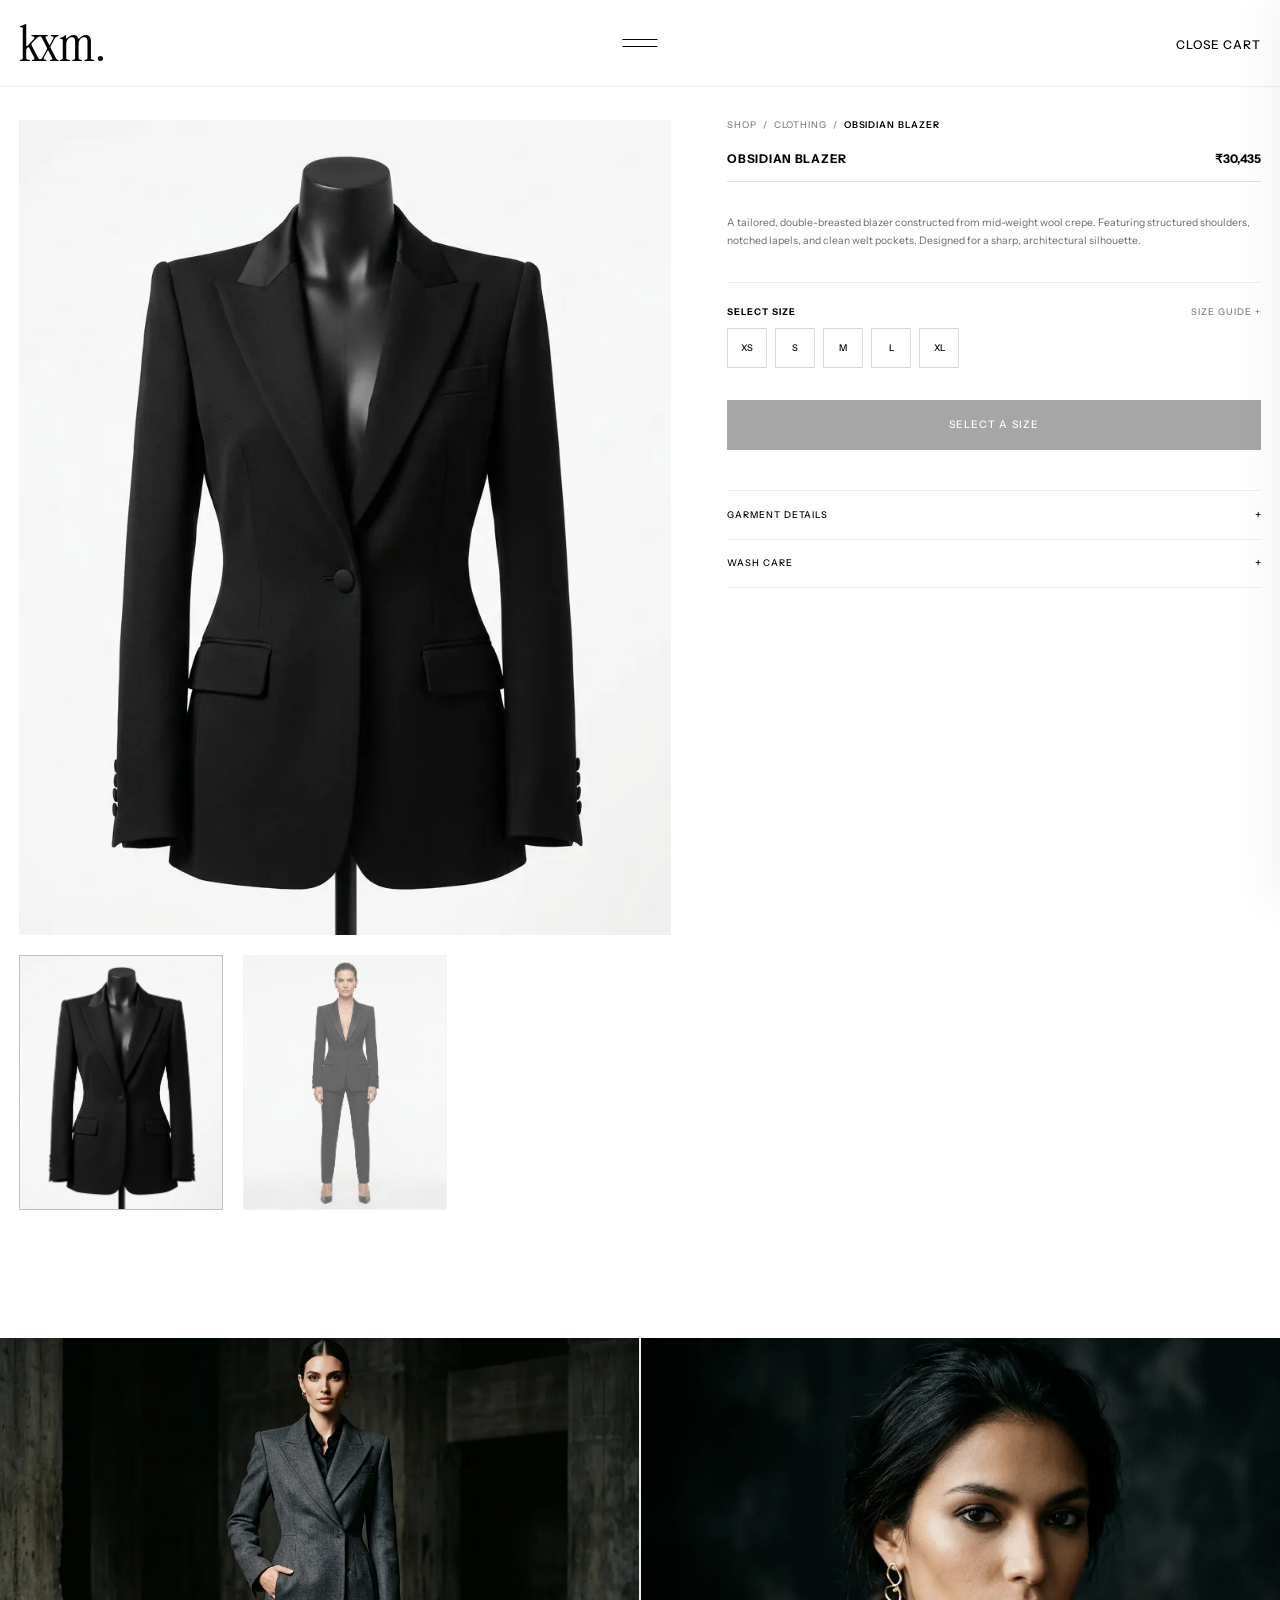
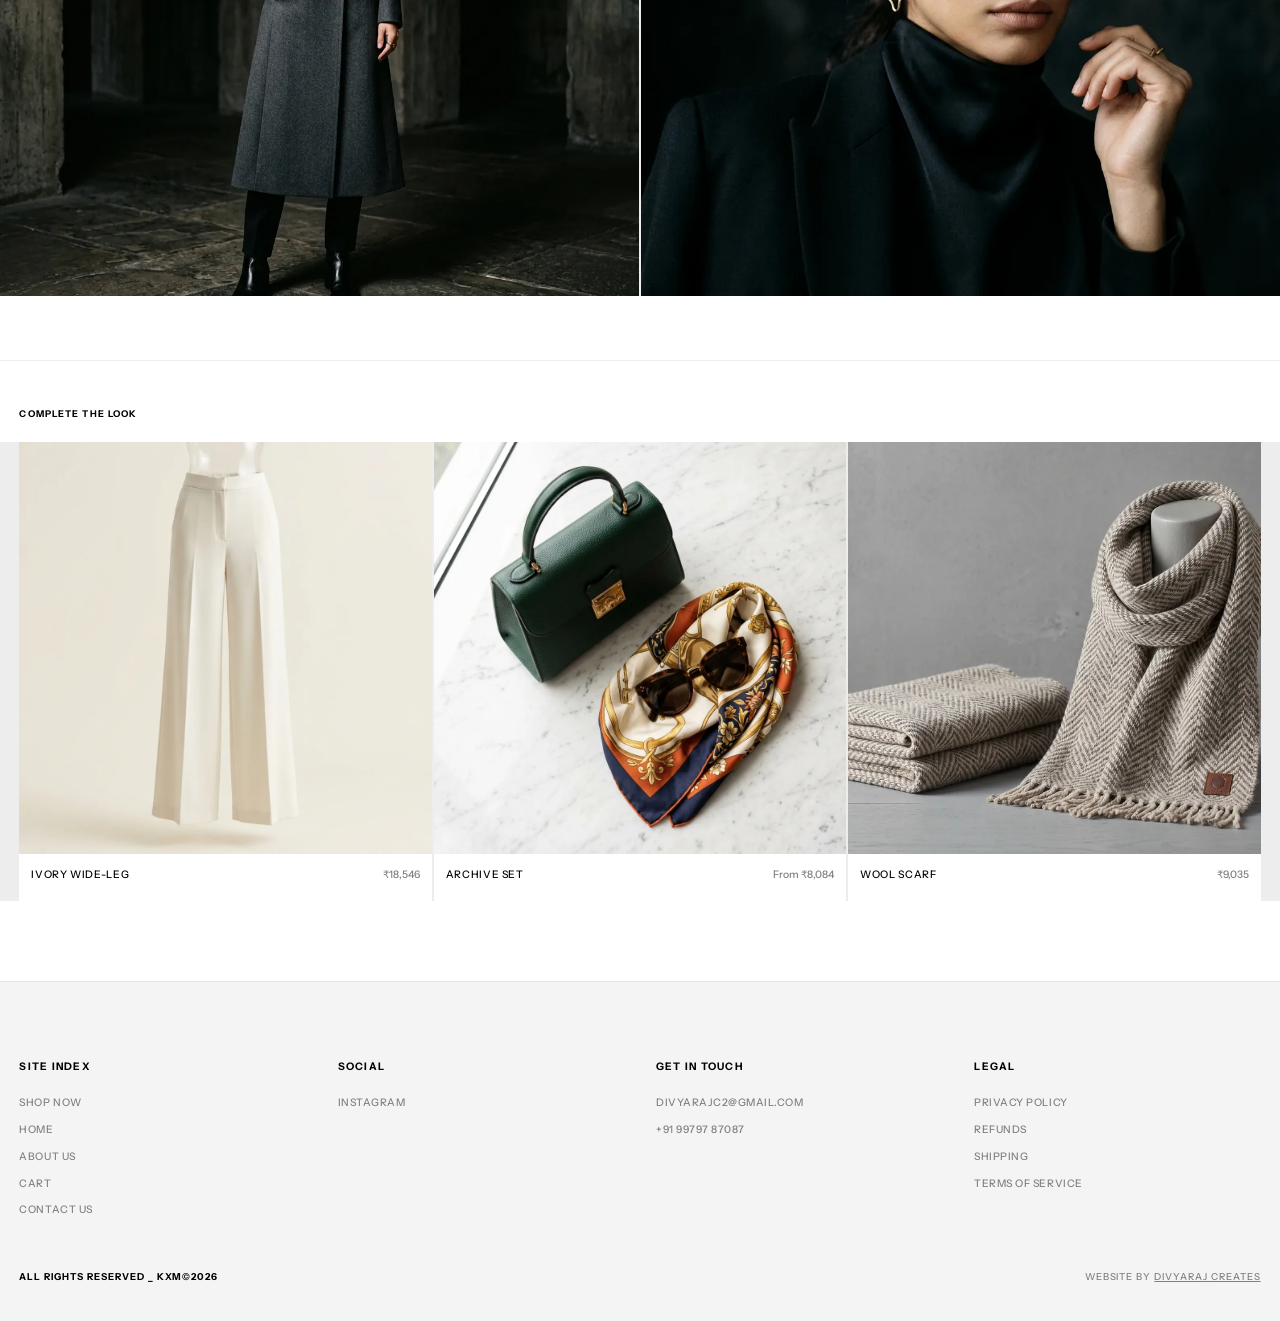
<file: product.html>
<!DOCTYPE html>
<html lang="en">
<head>
  <meta charset="UTF-8" />
  <meta name="viewport" content="width=device-width, initial-scale=1.0" />
  <title>KXM — Product Details</title>
  <meta name="description" content="Informed by culture, within the context of today's world. KXM produces refined clothing that makes space for both intention and freedom." />
    <meta property="og:type" content="website" />
    <meta property="og:url" content="https://kxm-by-divyaraj.vercel.app/product.html" />
    <meta property="og:title" content="KXM — Product Details" />
    <meta property="og:description" content="Informed by culture, within the context of today's world. KXM produces refined clothing that makes space for both intention and freedom." />
    <meta property="og:image" content="https://kxm-by-divyaraj.vercel.app/og-image.jpg" />
    <meta name="twitter:card" content="summary_large_image" />
    <meta name="twitter:url" content="https://kxm-by-divyaraj.vercel.app/product.html" />
    <meta name="twitter:title" content="KXM — Product Details" />
    <meta name="twitter:description" content="Informed by culture, within the context of today's world. KXM produces refined clothing that makes space for both intention and freedom." />
    <meta name="twitter:image" content="https://kxm-by-divyaraj.vercel.app/og-image.jpg" />
  <link rel="icon" type="image/x-icon" href="/favicon/favicon.ico" />
  <link rel="icon" type="image/png" sizes="16x16" href="/favicon/favicon-16x16.png" />
  <link rel="icon" type="image/png" sizes="32x32" href="/favicon/favicon-32x32.png" />
  <link rel="icon" type="image/png" sizes="96x96" href="/favicon/favicon-96x96.png" />
  <link rel="apple-touch-icon" sizes="180x180" href="/favicon/apple-touch-icon.png" />
  <link rel="manifest" href="/favicon/site.webmanifest" />
  <meta name="theme-color" content="#ffffff" />
  <link rel="canonical" href="https://kxm-by-divyaraj.vercel.app/product" />
  <link rel="stylesheet" href="assets/css/cart.css" />

  <link rel="stylesheet" href="assets/css/fonts.css" />
  <noscript><style>.js-reveal{opacity:1!important;transform:none!important}</style></noscript>

  <style>
    /* ─────────────────────────────────────────
       DESIGN TOKENS
    ───────────────────────────────────────── */
    :root {
      --black:          #020202;
      --white:          #ffffff;
      --light-grey:     #f4f4f4;
      --light-faded:    #818181;
      --dark-faded-1:   rgba(2,2,2,0.1);
      --dark-faded-4:   rgba(2,2,2,0.4);
      --dark-faded-8:   rgba(2,2,2,0.8);
      --faded-text:     #cccccc;

      --font-primary:   'Instrument Sans', 'Helvetica Neue', Arial, sans-serif;
      --font-display:   'Instrument Serif', Georgia, serif;
      --font-italic:    'Instrument Serif', Georgia, serif;

      --margin:         clamp(1rem, 0.929rem + 0.357vw, 1.25rem);
      --gutter:         0.65rem;
    }

    /* ─────────────────────────────────────────
       RESET & BASE
    ───────────────────────────────────────── */
    *, *::before, *::after { box-sizing: border-box; margin: 0; padding: 0; }
    html { scroll-behavior: smooth; font-size: 16px; }
    body {
      font-family: var(--font-primary);
      font-weight: 400;
      font-size: 1rem;
      line-height: 1;
      color: var(--black);
      background: var(--white);
      -webkit-font-smoothing: antialiased;
      -moz-osx-font-smoothing: grayscale;
      overflow-x: hidden;
    }
    img { display: block; width: 100%; object-fit: cover; }
    a { text-decoration: none; color: inherit; }
    button { background: none; border: none; cursor: pointer; font: inherit; padding: 0; }
    ul { list-style: none; }

    /* ═══════════════════════════════════════
       NAV (Fixed white background)
       Reuse same center toggle, CLOSE right side
       Note: Logo keeps var(--font-display) brand identity
    ═══════════════════════════════════════ */
    #nav {
      position: fixed;
      top: 0; left: 0; right: 0;
      z-index: 200;
      display: flex;
      align-items: center;
      justify-content: space-between;
      padding: 1.1rem var(--margin);
      color: var(--black);
      background: var(--white);
      border-bottom: 1px solid rgba(2,2,2,0.06);
    }
    
    .nav-brand {
      font-family: var(--font-display);
      font-size: 3.2rem;
      font-weight: 400;
      text-transform: lowercase;
      color: var(--black);
      line-height: 1;
    }

    .nav-menu-toggle {
      position: absolute;
      left: 50%;
      top: 50%;
      transform: translate(-50%, -50%);
      background: none;
      border: none;
      cursor: pointer;
      display: flex;
      flex-direction: column;
      justify-content: space-between;
      width: 2.2rem;
      height: 8px;
      padding: 0;
      color: var(--black);
      transition: opacity 0.3s;
      z-index: 210;
    }
    .nav-menu-toggle:hover {
      opacity: 0.7;
    }

    .toggle-line {
      display: block;
      width: 100%;
      height: 1px;
      background: currentColor;
      transition: transform 0.3s cubic-bezier(0.16, 1, 0.3, 1);
    }
    
    body.menu-open .nav-menu-toggle .toggle-line:nth-child(1) {
      transform: translateY(3.5px) rotate(45deg);
    }
    body.menu-open .nav-menu-toggle .toggle-line:nth-child(2) {
      transform: translateY(-3.5px) rotate(-45deg);
    }

    .nav-right a {
      font-family: var(--font-primary);
      font-size: 0.75rem;
      font-weight: 500;
      letter-spacing: 0.08em;
      text-transform: uppercase;
      color: var(--black);
      transition: opacity 0.2s;
    }
    .nav-right a:hover {
      opacity: 0.7;
    }

    body.menu-open .nav-right .nav-link-close-page {
      display: none !important;
    }
    body.menu-open .nav-right .nav-link-close {
      display: inline-block !important;
    }

    .nav-link-close {
      display: none;
      font-family: var(--font-primary);
      font-size: 0.75rem;
      font-weight: 500;
      letter-spacing: 0.08em;
      text-transform: uppercase;
      color: currentColor;
      cursor: pointer;
      background: none;
      border: none;
      padding: 0;
      transition: opacity 0.2s;
    }
    .nav-link-close:hover {
      opacity: 0.7;
    }

    /* ═══════════════════════════════════════
       MENU OVERLAY & BACKDROP
    ═══════════════════════════════════════ */
    .menu-overlay {
      position: fixed;
      top: 0;
      left: 0;
      width: 100%;
      height: 100vh;
      height: 100dvh;
      overflow-y: auto;
      background: var(--white);
      z-index: 190;
      transform: translateY(-100%);
      transition: transform 0.5s cubic-bezier(0.16, 1, 0.3, 1);
      box-shadow: 0 15px 40px rgba(0,0,0,0.04);
      display: flex;
      flex-direction: column;
      justify-content: flex-end;
      padding: var(--margin) var(--margin) 2rem var(--margin);
      border-bottom: 1px solid rgba(2,2,2,0.06);
    }
    body.menu-open .menu-overlay {
      transform: translateY(0);
    }
    .menu-content {
      display: flex;
      flex-direction: column;
      height: 100%;
      justify-content: space-between;
      padding-top: 5rem;
    }
    .menu-main-links {
      display: flex;
      flex-direction: column;
      align-items: center;
      justify-content: center;
      gap: 1.25rem;
      margin-top: auto;
      margin-bottom: auto;
    }
    .menu-link {
      font-family: var(--font-primary);
      font-size: clamp(2rem, 5vw, 3.4rem);
      font-weight: 600;
      text-transform: uppercase;
      color: rgba(2,2,2,0.82);
      transition: opacity 0.55s ease, transform 0.55s cubic-bezier(0.16, 1, 0.3, 1), color 0.25s ease, text-decoration-color 0.25s ease;
      opacity: 0;
      transform: translateY(16px);
      letter-spacing: -0.01em;
      text-decoration: underline;
      text-underline-offset: 0.22em;
      text-decoration-color: transparent;
    }
    .menu-link:hover,
    .menu-link.active {
      color: var(--black);
      text-decoration-color: rgba(2, 2, 2, 0.45);
    }
    body.menu-open .menu-link {
      opacity: 1;
      transform: translateY(0);
    }
    body.menu-open .menu-main-links .menu-link:nth-child(1) { transition-delay: 0.10s, 0.10s, 0s, 0s; }
    body.menu-open .menu-main-links .menu-link:nth-child(2) { transition-delay: 0.16s, 0.16s, 0s, 0s; }
    body.menu-open .menu-main-links .menu-link:nth-child(3) { transition-delay: 0.22s, 0.22s, 0s, 0s; }
    body.menu-open .menu-main-links .menu-link:nth-child(4) { transition-delay: 0.28s, 0.28s, 0s, 0s; }
    .menu-bottom-row {
      display: grid;
      grid-template-columns: 1fr auto 1fr;
      align-items: flex-end;
      padding-top: 1.5rem;
      border-top: 1px solid rgba(2,2,2,0.05);
    }
    .menu-bottom-center {
      display: flex;
      flex-direction: column;
      align-items: center;
      gap: 0.6rem;
    }
    .menu-sub-link {
      font-family: var(--font-primary);
      font-size: 0.75rem;
      font-weight: 700;
      text-transform: uppercase;
      color: var(--black);
      letter-spacing: 0.05em;
      transition: opacity 0.2s;
    }
    .menu-sub-link:hover {
      opacity: 0.6;
    }
    .menu-backdrop {
      position: fixed;
      inset: 0;
      background: rgba(2,2,2,0.25);
      backdrop-filter: blur(1px);
      z-index: 180;
      opacity: 0;
      pointer-events: none;
      transition: opacity 0.5s cubic-bezier(0.16, 1, 0.3, 1);
    }
    body.menu-open .menu-backdrop {
      opacity: 1;
      pointer-events: auto;
    }

    /* ═══════════════════════════════════════
       CART DRAWER
    ═══════════════════════════════════════ */
    .cart-drawer {
      position: fixed;
      top: 0;
      right: 0;
      width: 100%;
      max-width: 420px;
      height: 100%;
      background: var(--white);
      z-index: 300;
      transform: translateX(100%);
      transition: transform 0.5s cubic-bezier(0.16, 1, 0.3, 1);
      box-shadow: -10px 0 40px rgba(0,0,0,0.05);
      display: flex;
      flex-direction: column;
      padding: var(--margin);
      border-left: 1px solid rgba(2,2,2,0.06);
    }
    body.cart-open .cart-drawer {
      transform: translateX(0);
    }
    .cart-header {
      display: flex;
      justify-content: space-between;
      align-items: center;
      padding-bottom: 1.5rem;
      border-bottom: 1px solid rgba(2,2,2,0.06);
    }
    .cart-header-title {
      font-family: var(--font-primary);
      font-size: 0.75rem;
      font-weight: 700;
      text-transform: uppercase;
      letter-spacing: 0.08em;
      color: var(--black);
    }
    .cart-close-btn {
      font-family: var(--font-primary);
      font-size: 0.75rem;
      font-weight: 700;
      text-transform: uppercase;
      letter-spacing: 0.08em;
      color: var(--black);
      cursor: pointer;
      background: none;
      border: none;
      padding: 0;
      transition: opacity 0.2s;
    }
    .cart-close-btn:hover {
      opacity: 0.6;
    }
    .cart-content {
      flex: 1;
      display: flex;
      flex-direction: column;
      align-items: center;
      justify-content: center;
      text-align: center;
      padding: 2rem 0;
    }
    .cart-empty-title {
      font-family: var(--font-primary);
      font-size: 1.4rem;
      font-weight: 700;
      text-transform: uppercase;
      color: var(--black);
      margin-bottom: 0.8rem;
      letter-spacing: -0.01em;
    }
    .cart-empty-subtitle {
      font-family: var(--font-primary);
      font-size: 0.68rem;
      font-weight: 500;
      text-transform: uppercase;
      color: var(--light-faded);
      letter-spacing: 0.08em;
      line-height: 1.5;
      margin-bottom: 2.5rem;
      max-width: 18rem;
    }
    .cart-shop-now-btn {
      font-family: var(--font-primary);
      font-size: 0.72rem;
      font-weight: 700;
      text-transform: uppercase;
      color: var(--black);
      letter-spacing: 0.08em;
      transition: opacity 0.2s;
      border-bottom: 1px solid var(--black);
      padding-bottom: 2px;
    }
    .cart-shop-now-btn:hover {
      opacity: 0.6;
    }
    .cart-backdrop {
      position: fixed;
      inset: 0;
      background: rgba(2,2,2,0.25);
      backdrop-filter: blur(1px);
      z-index: 290;
      opacity: 0;
      pointer-events: none;
      transition: opacity 0.5s cubic-bezier(0.16, 1, 0.3, 1);
    }
    body.cart-open .cart-backdrop {
      opacity: 1;
      pointer-events: auto;
    }

    /* ═══════════════════════════════════════
       PRODUCT LAYOUT (Two Columns)
    ═══════════════════════════════════════ */
    .product-detail-container {
      display: grid;
      grid-template-columns: 55fr 45fr;
      gap: 3.5rem;
      padding: 7.5rem var(--margin) 4rem;
      max-width: 1400px;
      margin: 0 auto;
    }

    /* Left Column — Images */
    .product-images-col {
      display: flex;
      flex-direction: column;
      gap: 1.25rem;
    }
    .main-image-display {
      background: var(--light-grey);
      aspect-ratio: 4 / 5;
      width: 100%;
      display: flex;
      align-items: center;
      justify-content: center;
      overflow: hidden;
      position: relative;
    }
    .main-image-display img {
      width: 100%;
      height: 100%;
      object-fit: cover;
      transition: opacity 0.2s ease;
    }
    .thumbnail-row {
      display: grid;
      grid-template-columns: repeat(3, 1fr);
      gap: 1.25rem;
    }
    .thumbnail-card {
      background: var(--light-grey);
      aspect-ratio: 4 / 5;
      cursor: pointer;
      overflow: hidden;
      display: flex;
      align-items: center;
      justify-content: center;
      border: 1px solid transparent;
      transition: border-color 0.3s, opacity 0.25s ease;
    }
    .thumbnail-card.active {
      border-color: rgba(2,2,2,0.22);
    }
    .thumbnail-card:not(.active):hover img {
      opacity: 0.75;
    }
    .thumbnail-card img {
      width: 100%;
      height: 100%;
      object-fit: cover;
      opacity: 0.65;
      transition: opacity 0.3s;
    }
    .thumbnail-card.active img {
      opacity: 1;
    }

    /* Right Column — Info */
    .product-info-col {
      display: flex;
      flex-direction: column;
      gap: 2rem;
    }

    /* Breadcrumb */
    .breadcrumb {
      font-family: var(--font-primary);
      font-size: 0.58rem;
      font-weight: 500;
      text-transform: uppercase;
      letter-spacing: 0.1em;
      color: var(--light-faded);
      margin-bottom: -0.5rem;
    }
    .breadcrumb a {
      color: var(--light-faded);
      text-decoration: none;
      transition: color 0.2s ease;
    }
    .breadcrumb a:hover {
      color: var(--black);
    }
    .breadcrumb #breadcrumbName {
      color: var(--black);
      font-weight: 600;
    }

    .product-title-row {
      display: flex;
      justify-content: space-between;
      align-items: baseline;
      border-bottom: 1px solid rgba(2,2,2,0.12);
      padding-bottom: 1rem;
    }
    .product-detail-name {
      font-family: var(--font-primary);
      font-size: 0.75rem;
      font-weight: 700;
      text-transform: uppercase;
      letter-spacing: 0.06em;
      color: var(--black);
    }
    .product-detail-price {
      font-family: var(--font-primary);
      font-size: 0.75rem;
      font-weight: 700;
      color: var(--black);
      text-align: right;
    }
    .product-detail-description {
      font-family: var(--font-primary);
      font-size: 0.65rem;
      line-height: 1.7;
      color: rgba(2,2,2,0.6);
      display: -webkit-box;
      -webkit-line-clamp: 4;
      -webkit-box-orient: vertical;
      overflow: hidden;
    }

    /* Size Selector */
    .size-selector-container {
      display: flex;
      flex-direction: column;
      gap: 0.75rem;
      border-top: 1px solid rgba(2,2,2,0.07);
      padding-top: 1.5rem;
    }
    .size-selector-header {
      display: flex;
      justify-content: space-between;
      align-items: center;
    }
    .size-selector-label {
      font-family: var(--font-primary);
      font-size: 0.58rem;
      font-weight: 700;
      text-transform: uppercase;
      letter-spacing: 0.1em;
      color: var(--black);
    }
    .size-guide-trigger {
      font-family: var(--font-primary);
      font-size: 0.58rem;
      font-weight: 500;
      text-transform: uppercase;
      letter-spacing: 0.1em;
      color: var(--light-faded);
      background: none;
      border: none;
      padding: 0;
      cursor: pointer;
      transition: color 0.2s ease;
    }
    .size-guide-trigger:hover {
      color: var(--black);
    }
    .size-row {
      display: flex;
      gap: 0.5rem;
    }
    .size-btn {
      font-family: var(--font-primary);
      font-size: 0.58rem;
      font-weight: 500;
      text-transform: uppercase;
      border: 1px solid rgba(2,2,2,0.15);
      background: transparent;
      color: var(--black);
      width: 2.5rem;
      height: 2.5rem;
      display: flex;
      align-items: center;
      justify-content: center;
      cursor: pointer;
      transition: border-color 0.25s ease, color 0.25s ease, background 0.25s ease;
    }
    .size-btn:hover {
      border-color: var(--black);
    }
    .size-btn.selected {
      background: var(--black);
      color: var(--white);
      border-color: var(--black);
    }

    /* Add to Cart */
    .add-to-cart-btn {
      width: 100%;
      background: var(--black);
      color: var(--white);
      font-family: var(--font-primary);
      font-size: 0.65rem;
      font-weight: 500;
      text-transform: uppercase;
      letter-spacing: 0.1em;
      padding: 1.25rem;
      text-align: center;
      cursor: pointer;
      border: none;
      outline: none;
      transition: background 0.25s ease, color 0.25s ease;
      box-shadow: inset 0 0 0 1px var(--black);
    }
    .add-to-cart-btn:hover {
      background: var(--white);
      color: var(--black);
    }
    .add-to-cart-btn.added {
      background: var(--white);
      color: var(--black);
      letter-spacing: 0.18em;
    }
    .add-to-cart-btn:disabled,
    .add-to-cart-btn.disabled {
      opacity: 0.35;
      cursor: not-allowed;
    }

    /* Size Guide Modal */
    .size-guide-modal-overlay {
      position: fixed;
      inset: 0;
      background: rgba(2, 2, 2, 0.25);
      backdrop-filter: blur(1px);
      z-index: 300;
      opacity: 0;
      pointer-events: none;
      transition: opacity 0.3s cubic-bezier(0.16, 1, 0.3, 1);
      display: flex;
      align-items: center;
      justify-content: center;
      padding: var(--margin);
    }
    .size-guide-modal-overlay.open {
      opacity: 1;
      pointer-events: auto;
    }
    .size-guide-modal {
      background: var(--white);
      max-width: 420px;
      width: 100%;
      border: 1px solid rgba(2, 2, 2, 0.06);
      padding: 2rem;
      box-shadow: 0 20px 40px rgba(0, 0, 0, 0.08);
      position: relative;
    }
    .size-guide-header {
      display: flex;
      justify-content: space-between;
      align-items: baseline;
      margin-bottom: 1.5rem;
    }
    .size-guide-title {
      font-family: var(--font-display);
      font-style: italic;
      font-size: 1.8rem;
      font-weight: 400;
      color: var(--black);
      line-height: 1;
      margin: 0;
    }
    .size-guide-close-btn {
      font-family: var(--font-primary);
      font-size: 0.75rem;
      font-weight: 700;
      text-transform: uppercase;
      background: none;
      border: none;
      cursor: pointer;
      color: var(--black);
      padding: 0;
      letter-spacing: 0.05em;
      transition: opacity 0.2s;
    }
    .size-guide-close-btn:hover {
      opacity: 0.6;
    }
    .size-guide-table {
      width: 100%;
      border-collapse: collapse;
      font-family: var(--font-primary);
      font-size: 0.65rem;
      text-transform: uppercase;
      letter-spacing: 0.08em;
      margin-bottom: 1.5rem;
    }
    .size-guide-table th {
      text-align: left;
      font-weight: 700;
      color: var(--black);
      padding: 0.6rem 0;
      border-bottom: 1px solid rgba(2, 2, 2, 0.15);
    }
    .size-guide-table td {
      padding: 0.6rem 0;
      color: var(--black);
      border-bottom: 1px solid rgba(2, 2, 2, 0.06);
    }
    .size-guide-table tr:last-child td {
      border-bottom: none;
    }
    .size-guide-footnote {
      font-family: var(--font-primary);
      font-size: 0.62rem;
      line-height: 1.5;
      color: var(--light-faded);
      letter-spacing: 0.02em;
      margin: 0;
    }

    /* Accordions */
    .product-accordions {
      border-top: 1px solid rgba(2,2,2,0.07);
      margin-top: 0.5rem;
    }
    .accordion-item {
      border-bottom: 1px solid rgba(2,2,2,0.07);
    }
    .accordion-header {
      width: 100%;
      display: flex;
      justify-content: space-between;
      align-items: center;
      padding: 1.1rem 0;
      cursor: pointer;
      background: transparent;
      border: none;
      outline: none;
    }
    .accordion-title {
      font-family: var(--font-primary);
      font-size: 0.58rem;
      font-weight: 500;
      text-transform: uppercase;
      letter-spacing: 0.1em;
      color: var(--black);
    }
    .accordion-icon {
      font-size: 0.75rem;
      font-weight: 400;
      transition: transform 0.3s cubic-bezier(0.16, 1, 0.3, 1);
    }
    .accordion-content {
      max-height: 0;
      overflow: hidden;
      transition: max-height 0.38s cubic-bezier(0.16, 1, 0.3, 1), padding 0.3s ease;
      padding: 0;
    }
    .accordion-item.active .accordion-content {
      padding-bottom: 1.25rem;
    }
    .accordion-item.active .accordion-icon {
      transform: rotate(45deg);
    }
    .accordion-text-list {
      font-family: var(--font-primary);
      font-size: 0.6rem;
      line-height: 1.6;
      color: rgba(2,2,2,0.5);
      list-style-type: disc;
      padding-left: 1rem;
      display: flex;
      flex-direction: column;
      gap: 0.4rem;
    }

    /* ═══════════════════════════════════════
       EDITORIAL IMAGE STRIP
    ═══════════════════════════════════════ */
    .editorial-strip {
      display: grid;
      grid-template-columns: repeat(2, 1fr);
      gap: 2px;
      background: rgba(2,2,2,0.07);
      margin: 4rem 0;
      height: 62vh;
      min-height: 440px;
    }
    .editorial-strip-img {
      width: 100%;
      height: 100%;
      overflow: hidden;
    }
    .editorial-strip-img img {
      width: 100%;
      height: 100%;
      object-fit: cover;
      transition: transform 0.8s cubic-bezier(0.25, 0.46, 0.45, 0.94);
    }
    .editorial-strip-img:hover img {
      transform: scale(1.03);
    }

    /* ═══════════════════════════════════════
       COMPLETE THE LOOK
    ═══════════════════════════════════════ */
    .complete-look-section {
      padding: 3rem 0 5rem;
      border-top: 1px solid rgba(2,2,2,0.07);
      background: var(--white);
    }
    .complete-look-label {
      font-family: var(--font-primary);
      font-size: 0.58rem;
      font-weight: 700;
      text-transform: uppercase;
      letter-spacing: 0.12em;
      color: var(--black);
      padding: 0 var(--margin) 1.5rem;
    }
    .complete-look-grid {
      display: grid;
      grid-template-columns: repeat(3, 1fr);
      gap: 2px;
      padding: 0 var(--margin);
      background: rgba(2,2,2,0.07);
    }
    .look-card {
      background: var(--white);
      display: flex;
      flex-direction: column;
      text-decoration: none;
      color: inherit;
    }
    .look-img-container {
      width: 100%;
      aspect-ratio: 1 / 1;
      background: var(--light-grey);
      overflow: hidden;
    }
    .look-img-container img {
      width: 100%;
      height: 100%;
      object-fit: cover;
      transition: transform 0.6s cubic-bezier(0.25, 0.46, 0.45, 0.94);
    }
    .look-card:hover .look-img-container img {
      transform: scale(1.04);
    }
    .look-info {
      padding: 1rem 0.75rem 1.25rem;
      background: var(--white);
      display: flex;
      justify-content: space-between;
      align-items: baseline;
    }
    .look-name {
      font-family: var(--font-primary);
      font-size: 0.65rem;
      font-weight: 500;
      text-transform: uppercase;
      letter-spacing: 0.06em;
      color: var(--black);
    }
    .look-price {
      font-family: var(--font-primary);
      font-size: 0.65rem;
      font-weight: 500;
      color: var(--light-faded);
    }

    /* ═══════════════════════════════════════
       FOOTER
    ═══════════════════════════════════════ */
    #footer {
      background: var(--light-grey);
      color: var(--black);
      padding: 5rem var(--margin) 2.5rem;
      border-top: 1px solid rgba(2,2,2,0.06);
    }
    .footer-nav-grid {
      display: grid;
      grid-template-columns: repeat(4, 1fr);
      gap: 2rem;
      margin-bottom: 3.5rem;
    }
    .footer-col-label {
      font-family: var(--font-primary);
      font-size: 0.65rem;
      font-weight: 700;
      letter-spacing: 0.12em;
      text-transform: uppercase;
      color: var(--black);
      margin-bottom: 1.25rem;
    }
    .footer-links {
      display: flex;
      flex-direction: column;
      gap: 0.65rem;
    }
    .footer-links a {
      font-family: var(--font-primary);
      font-size: 0.65rem;
      font-weight: 500;
      letter-spacing: 0.05em;
      text-transform: uppercase;
      color: var(--light-faded);
      transition: color 0.2s;
    }
    .footer-links a:hover {
      color: var(--black);
    }
    .footer-bottom {
      display: flex;
      justify-content: space-between;
      align-items: center;
      font-family: var(--font-primary);
      font-size: 0.6rem;
      font-weight: 700;
      letter-spacing: 0.1em;
      text-transform: uppercase;
      color: var(--black);
    }
    .footer-copy {
      color: var(--black);
    }
    .footer-designer {
      color: var(--light-faded);
      font-weight: 500;
    }

    /* ═══════════════════════════════════════
       RESPONSIVE BREAKPOINTS
    ═══════════════════════════════════════ */
    @media (max-width: 900px) {
      .nav-brand { font-size: 2.2rem; }
      .product-detail-container {
        grid-template-columns: 1fr;
        gap: 2.5rem;
        padding-top: 5.5rem;
      }
      .editorial-strip {
        grid-template-columns: 1fr;
        height: auto;
        margin: 2.5rem 0;
      }
      .editorial-strip-img {
        aspect-ratio: 16 / 10;
      }
      .complete-look-grid {
        grid-template-columns: repeat(2, 1fr);
      }
      .footer-nav-grid {
        grid-template-columns: 1fr 1fr;
        gap: 2rem;
      }
    }
    @media (max-width: 600px) {
      .complete-look-grid {
        grid-template-columns: 1fr;
      }
    }

    /* ── Accessibility & Reduced Motion ── */
    @media (prefers-reduced-motion: reduce) {
      .products-track { animation: none; }
      .js-reveal { opacity: 1; transform: none; transition: none; }
      * { scroll-behavior: auto !important; }
    }
    :focus-visible { outline: 1px solid var(--black); outline-offset: 3px; }
    #nav :focus-visible, .menu-overlay :focus-visible { outline-color: currentColor; }
    .skip-link {
      position: absolute;
      top: -40px;
      left: var(--margin);
      background: var(--black);
      color: var(--white);
      padding: 0.6rem 1rem;
      font-size: 0.65rem;
      text-transform: uppercase;
      letter-spacing: 0.1em;
      z-index: 400;
      transition: top 0.2s;
      text-decoration: none;
    }
    .skip-link:focus {
      top: var(--margin);
    }
  </style>
</head>
<body>
  <a href="#main" class="skip-link">Skip to content</a>

  <!-- NAV -->
  <nav id="nav" role="navigation" aria-label="Main navigation">
    <a href="index.html" class="nav-brand" id="navBrand" aria-label="KXM Home">kxm.</a>

    <button class="nav-menu-toggle" id="menuToggle" aria-label="Toggle menu" aria-expanded="false">
      <span class="toggle-line"></span>
      <span class="toggle-line"></span>
    </button>

    <div class="nav-right">
      <a href="shop.html" class="nav-link-close-page">Close</a>
      <a href="#" class="nav-link-cart js-cart-open">Cart</a>
    </div>
  </nav>

  <!-- Menu Overlay -->
  <div id="menuOverlay" class="menu-overlay">
    <div class="menu-content">
      <div class="menu-main-links">
        <a href="shop.html" class="menu-link">Our Shop</a>
        <a href="index.html" class="menu-link">Home</a>
        <a href="about.html" class="menu-link">About Us</a>
        <a href="lookbook.html" class="menu-link">Lookbook</a>
        <a href="contact.html" class="menu-link">Contact</a>
      </div>
      <div class="menu-bottom-row">
        <div class="menu-bottom-left"></div>
        <div class="menu-bottom-center">
          <a href="#" class="menu-sub-link js-cart-open">My Cart</a>
          <a href="index.html#newsletterForm" class="menu-sub-link" id="joinFamLink">Join The Fam</a>
        </div>
        <div class="menu-bottom-right"></div>
      </div>
    </div>
  </div>
  <div id="menuBackdrop" class="menu-backdrop"></div>

  <!-- Cart Drawer -->
  <div id="cartDrawer" class="cart-drawer">
    <div class="cart-header">
      <span class="cart-header-title">My Cart</span>
      <button class="cart-close-btn" id="cartCloseBtn">Close</button>
    </div>
    
    <!-- Cart Items Scroll Area -->
    <div class="cart-items-container" id="cartItemsContainer">
      <!-- Populated dynamically -->
    </div>
    
    <!-- Cart Footer Panel -->
    <div class="cart-footer" id="cartFooter">
      <div class="cart-footer-row">
        <span class="cart-footer-label">Subtotal</span>
        <span class="cart-footer-value" id="cartSubtotalValue">₹0</span>
      </div>
      <div class="cart-footer-row">
        <span class="cart-footer-label">Shipping</span>
        <span class="cart-footer-value shipping-calculated">Calculated at checkout</span>
      </div>
      <div class="cart-footer-divider"></div>
      <button class="cart-checkout-btn" id="cartCheckoutBtn">Checkout</button>
    </div>

    <!-- Empty State -->
    <div class="cart-empty-state" id="cartEmptyState">
      <h3 class="cart-empty-title">Your Cart is Empty</h3>
      <p class="cart-empty-subtitle">Come on, treat yourself. You deserve it.</p>
      <a href="shop.html" class="cart-shop-now-btn" id="cartShopNowBtn">[ Shop Now ]</a>
    </div>
  </div>
  <div id="cartBackdrop" class="cart-backdrop"></div>

  <!-- Checkout Demo Modal Overlay -->
  <div id="checkoutModal" class="checkout-modal-overlay">
    <div class="checkout-modal">
      <button class="checkout-modal-close-btn" id="checkoutModalCloseBtn" aria-label="Close modal">&times;</button>
      <h3 class="checkout-modal-heading">Thank You for Exploring</h3>
      <p class="checkout-modal-text">This is a demonstration website created for portfolio purposes. Kxm. is an imaginary brand, and purchases cannot be completed.</p>
      <p class="checkout-modal-text">If you're interested in a website like this for your brand, let's talk.</p>
      <a href="mailto:divyarajc2@gmail.com" class="checkout-modal-cta-btn">Get in Touch</a>
    </div>
  </div>

  <!-- Size Guide Modal Overlay -->
  <div id="sizeGuideModal" class="size-guide-modal-overlay">
    <div class="size-guide-modal">
      <div class="size-guide-header">
        <h3 class="size-guide-title">Size Guide</h3>
        <button class="size-guide-close-btn" id="sizeGuideCloseBtn" aria-label="Close size guide">Close</button>
      </div>
      <table class="size-guide-table">
        <thead>
          <tr>
            <th>Size</th>
            <th>Chest (cm)</th>
            <th>Waist (cm)</th>
            <th>Hip (cm)</th>
          </tr>
        </thead>
        <tbody>
          <tr>
            <td>XS</td>
            <td>84–88</td>
            <td>66–70</td>
            <td>92–96</td>
          </tr>
          <tr>
            <td>S</td>
            <td>88–92</td>
            <td>70–74</td>
            <td>96–100</td>
          </tr>
          <tr>
            <td>M</td>
            <td>92–96</td>
            <td>74–78</td>
            <td>100–104</td>
          </tr>
          <tr>
            <td>L</td>
            <td>96–102</td>
            <td>78–84</td>
            <td>104–110</td>
          </tr>
          <tr>
            <td>XL</td>
            <td>102–108</td>
            <td>84–90</td>
            <td>110–116</td>
          </tr>
        </tbody>
      </table>
      <p class="size-guide-footnote">Measurements in centimetres. Garment is cut for a relaxed fit.</p>
    </div>
  </div>

  <!-- MAIN PRODUCT DETAILS AREA -->
  <main class="product-detail-container" id="main">
    <!-- Left Column: Image Gallery -->
    <div class="product-images-col">
      <div class="main-image-display" id="mainImageDisplay">
        <img width="1024" height="1024" decoding="async" src="assets/images/product-1.webp" alt="KXM product display" id="mainImage" />
      </div>
      <div class="thumbnail-row" id="thumbnailRow">
        <!-- populated dynamically -->
      </div>
    </div>

    <!-- Right Column: Product Information -->
    <div class="product-info-col">
      <nav class="breadcrumb" aria-label="Breadcrumb">
        <a href="shop.html">SHOP</a> &nbsp;/&nbsp; <span id="breadcrumbCategory"></span> &nbsp;/&nbsp; <span id="breadcrumbName"></span>
      </nav>

      <div class="product-title-row">
        <h1 class="product-detail-name" id="productName">PRODUCT NAME</h1>
        <span class="product-detail-price" id="productPrice">₹0,000</span>
      </div>

      <p class="product-detail-description" id="productDescription">
        Description paragraph.
      </p>

      <!-- Size Selector -->
      <div class="size-selector-container">
        <div class="size-selector-header">
          <span class="size-selector-label">SELECT SIZE</span>
          <button class="size-guide-trigger" type="button" id="sizeGuideTrigger">SIZE GUIDE +</button>
        </div>
        <div class="size-row" id="sizeRow">
          <button class="size-btn" type="button">XS</button>
          <button class="size-btn" type="button">S</button>
          <button class="size-btn" type="button">M</button>
          <button class="size-btn" type="button">L</button>
          <button class="size-btn" type="button">XL</button>
        </div>
      </div>

      <!-- Add to Cart Button -->
      <button class="add-to-cart-btn" id="addToCartBtn">ADD TO CART</button>

      <!-- Expandable Sections (Accordions) -->
      <div class="product-accordions">
        <!-- Garment Details -->
        <div class="accordion-item" id="accordionDetails">
          <button class="accordion-header">
            <span class="accordion-title">GARMENT DETAILS</span>
            <span class="accordion-icon">+</span>
          </button>
          <div class="accordion-content">
            <ul class="accordion-text-list" id="accordionDetailsList">
              <!-- populated dynamically -->
            </ul>
          </div>
        </div>

        <!-- Wash Care -->
        <div class="accordion-item" id="accordionCare">
          <button class="accordion-header">
            <span class="accordion-title">WASH CARE</span>
            <span class="accordion-icon">+</span>
          </button>
          <div class="accordion-content">
            <ul class="accordion-text-list" id="accordionCareList">
              <!-- populated dynamically -->
            </ul>
          </div>
        </div>
      </div>
    </div>
  </main>

  <!-- Editorial Image Strip -->
  <section class="editorial-strip" id="editorialStrip">
    <!-- populated dynamically -->
  </section>

  <!-- Complete the Look -->
  <section class="complete-look-section">
    <h2 class="complete-look-label">COMPLETE THE LOOK</h2>
    <div class="complete-look-grid" id="completeLookGrid">
      <!-- populated dynamically -->
    </div>
  </section>

  <!-- FOOTER -->
  <footer id="footer">
    <div class="footer-nav-grid">
      <div>
        <p class="footer-col-label">Site Index</p>
        <ul class="footer-links">
          <li><a href="shop.html">Shop Now</a></li>
          <li><a href="index.html">Home</a></li>
          <li><a href="about.html">About Us</a></li>
          <li><a href="#" class="js-cart-open">Cart</a></li>
          <li><a href="contact.html">Contact Us</a></li>
        </ul>
      </div>
      <div>
        <p class="footer-col-label">Social</p>
        <ul class="footer-links">
          <li><a href="https://www.instagram.com/divyaraj.creates" target="_blank" rel="noopener noreferrer">Instagram</a></li>
        </ul>
      </div>
      <div>
        <p class="footer-col-label">Get In Touch</p>
        <ul class="footer-links">
          <li><a href="mailto:divyarajc2@gmail.com">divyarajc2@gmail.com</a></li>
          <li><a href="tel:+919979787087">+91 99797 87087</a></li>
        </ul>
      </div>
      <div>
        <p class="footer-col-label">Legal</p>
        <ul class="footer-links">
          <li><a href="privacy-policy.html">Privacy Policy</a></li>
          <li><a href="returns.html">Refunds</a></li>
          <li><a href="shipping.html">Shipping</a></li>
          <li><a href="terms-of-service.html">Terms of Service</a></li>
        </ul>
      </div>
    </div>

    <div class="footer-bottom">
      <p class="footer-copy">All Rights Reserved _ KXM©2026</p>
      <p class="footer-designer">Website by <a href="https://divyaraj-exhibit.vercel.app/" target="_blank" rel="noopener noreferrer" style="text-decoration: underline; color: inherit;">Divyaraj Creates</a></p>
    </div>
  </footer>

  <!-- DYNAMIC PRODUCT DATA & INTERACTION SCRIPT -->
  <script src="assets/js/products.js"></script>
  <script>
    // Parse URL Parameter
    const urlParams = new URLSearchParams(window.location.search);
    let productId = urlParams.get('id');

    // Normalize URL Parameter (e.g. "wool scarf" -> "wool-scarf")
    if (productId) {
      productId = productId.toLowerCase().trim().replace(/%20/g, '-').replace(/\s+/g, '-');
    }

    // Default to first product if invalid or missing
    if (!productId || !window.KXM_PRODUCTS[productId]) {
      productId = "obsidian-blazer";
    }

    const product = window.KXM_PRODUCTS[productId];

    // Populate Page Title & Meta (Done dynamically)
    document.title = `KXM — ${product.name}`;
    const metaDesc = document.querySelector('meta[name="description"]');
    if (metaDesc) {
      metaDesc.setAttribute('content', product.description || '');
    }

    // Dynamic Product JSON-LD Schema
    const cleanPrice = parseFloat(product.price.replace(/[^0-9.]/g, '')) || 0;
    const productSchema = {
      "@context": "https://schema.org",
      "@type": "Product",
      "name": product.name,
      "image": `https://kxm-by-divyaraj.vercel.app/${product.images[0]}`,
      "description": product.description,
      "brand": {
        "@type": "Brand",
        "name": "KXM"
      },
      "offers": {
        "@type": "Offer",
        "price": cleanPrice,
        "priceCurrency": "INR",
        "availability": "https://schema.org/InStock"
      }
    };
    const schemaScript = document.createElement('script');
    schemaScript.type = 'application/ld+json';
    schemaScript.textContent = JSON.stringify(productSchema);
    document.head.appendChild(schemaScript);

    // Populate Breadcrumb
    const breadcrumbCategory = document.getElementById('breadcrumbCategory');
    const breadcrumbName = document.getElementById('breadcrumbName');
    if (breadcrumbCategory) breadcrumbCategory.textContent = (product.category || '').toUpperCase();
    if (breadcrumbName) breadcrumbName.textContent = (product.name || '').toUpperCase();

    // Populate Product Details
    document.getElementById('productName').textContent = product.name;
    document.getElementById('productPrice').textContent = product.price;
    document.getElementById('productDescription').textContent = product.description;

    // Populate Images Gallery
    const mainImg = document.getElementById('mainImage');
    mainImg.src = product.images[0];
    mainImg.alt = product.name;

    const thumbnailRow = document.getElementById('thumbnailRow');
    thumbnailRow.innerHTML = '';
    
    if (product.images.length <= 1) {
      thumbnailRow.style.display = 'none';
    } else {
      thumbnailRow.style.display = 'grid';
      product.images.forEach((imgSrc, index) => {
        const card = document.createElement('div');
        card.className = `thumbnail-card ${index === 0 ? 'active' : ''}`;
        card.innerHTML = `<img src="${imgSrc}" alt="${product.name} Thumbnail ${index + 1}" ${window.KXM_IMG_ATTRS(imgSrc)} />`;
        card.addEventListener('click', () => {
          // Switch main image with quick fade
          mainImg.style.opacity = '0';
          setTimeout(() => {
            mainImg.src = imgSrc;
            mainImg.style.opacity = '1';
          }, 150);

          // Update active class on thumbnails
          document.querySelectorAll('.thumbnail-card').forEach(c => c.classList.remove('active'));
          card.classList.add('active');
        });
        thumbnailRow.appendChild(card);
      });
    }

    // Populate Accordion Content
    const detailsList = document.getElementById('accordionDetailsList');
    detailsList.innerHTML = '';
    product.details.forEach(detail => {
      const li = document.createElement('li');
      li.textContent = detail;
      detailsList.appendChild(li);
    });

    const careList = document.getElementById('accordionCareList');
    careList.innerHTML = '';
    product.washCare.forEach(care => {
      const li = document.createElement('li');
      li.textContent = care;
      careList.appendChild(li);
    });

    // Populate Editorial Strip
    const editorialStrip = document.getElementById('editorialStrip');
    editorialStrip.innerHTML = '';
    if (!product.editorialImages || product.editorialImages.length === 0) {
      editorialStrip.style.display = 'none';
    } else {
      editorialStrip.style.display = 'grid';
      if (product.editorialImages.length === 1) {
        editorialStrip.style.gridTemplateColumns = '1fr';
      } else {
        editorialStrip.style.gridTemplateColumns = 'repeat(2, 1fr)';
      }
      product.editorialImages.forEach(imgSrc => {
        const div = document.createElement('div');
        div.className = 'editorial-strip-img';
        div.innerHTML = `<img src="${imgSrc}" alt="Editorial view of ${product.name}" loading="lazy" ${window.KXM_IMG_ATTRS(imgSrc)} />`;
        editorialStrip.appendChild(div);
      });
    }

    // Populate Complete the Look
    const completeLookGrid = document.getElementById('completeLookGrid');
    completeLookGrid.innerHTML = '';
    product.completeTheLook.forEach(lookId => {
      const item = window.KXM_PRODUCTS[lookId];
      if (item) {
        const a = document.createElement('a');
        a.href = `product.html?id=${lookId}`;
        a.className = 'look-card';
        a.innerHTML = `
          <div class="look-img-container">
            <img src="${item.images[0]}" alt="${item.name}" loading="lazy" ${window.KXM_IMG_ATTRS(item.images[0])} />
          </div>
          <div class="look-info">
            <span class="look-name">${item.name}</span>
            <span class="look-price">${item.price}</span>
          </div>
        `;
        completeLookGrid.appendChild(a);
      }
    });

    // ── ACCORDION TOGGLE BEHAVIOR ──
    const accordions = document.querySelectorAll('.accordion-item');
    accordions.forEach(acc => {
      const header = acc.querySelector('.accordion-header');
      const content = acc.querySelector('.accordion-content');
      header.addEventListener('click', () => {
        const isActive = acc.classList.contains('active');
        if (isActive) {
          acc.classList.remove('active');
          content.style.maxHeight = null;
        } else {
          acc.classList.add('active');
          content.style.maxHeight = content.scrollHeight + "px";
        }
      });
    });

    // ── SIZE SELECTOR & GUIDE BEHAVIOR ──
    const sizeContainer = document.querySelector('.size-selector-container');
    const sizeGuideTrigger = document.getElementById('sizeGuideTrigger');
    const sizeGuideModal = document.getElementById('sizeGuideModal');
    const sizeGuideCloseBtn = document.getElementById('sizeGuideCloseBtn');
    const addToCartBtn = document.getElementById('addToCartBtn');
    const sizeBtns = document.querySelectorAll('.size-btn');

    // Remove any default selected state
    sizeBtns.forEach(b => b.classList.remove('selected'));

    if (product.hasSizes) {
      sizeContainer.style.display = 'flex';
      if (sizeGuideTrigger) sizeGuideTrigger.style.display = 'inline-block';
      addToCartBtn.textContent = 'SELECT A SIZE';
      addToCartBtn.classList.add('disabled');
      addToCartBtn.disabled = true;
    } else {
      sizeContainer.style.display = 'none';
      if (sizeGuideTrigger) sizeGuideTrigger.style.display = 'none';
      addToCartBtn.textContent = 'ADD TO CART';
      addToCartBtn.classList.remove('disabled');
      addToCartBtn.disabled = false;
    }

    sizeBtns.forEach(btn => {
      btn.addEventListener('click', () => {
        sizeBtns.forEach(b => b.classList.remove('selected'));
        btn.classList.add('selected');
        addToCartBtn.textContent = 'ADD TO CART';
        addToCartBtn.classList.remove('disabled');
        addToCartBtn.disabled = false;
      });
    });

    function openSizeGuide() {
      if (sizeGuideModal) sizeGuideModal.classList.add('open');
    }
    function closeSizeGuide() {
      if (sizeGuideModal) sizeGuideModal.classList.remove('open');
    }

    if (sizeGuideTrigger) {
      sizeGuideTrigger.addEventListener('click', openSizeGuide);
    }
    if (sizeGuideCloseBtn) {
      sizeGuideCloseBtn.addEventListener('click', closeSizeGuide);
    }
    if (sizeGuideModal) {
      sizeGuideModal.addEventListener('click', (e) => {
        if (e.target === sizeGuideModal) closeSizeGuide();
      });
    }
    document.addEventListener('keydown', (e) => {
      if (e.key === 'Escape') {
        closeSizeGuide();
      }
    });

    // ── ADD TO CART BUTTON BEHAVIOR ──
    addToCartBtn.addEventListener('click', () => {
      if (addToCartBtn.disabled) return;

      let selectedSize = null;
      if (product.hasSizes) {
        const selectedBtn = document.querySelector('.size-btn.selected');
        if (!selectedBtn) return;
        selectedSize = selectedBtn.textContent.trim();
      }

      const itemToAdd = {
        id: productId,
        name: product.name,
        price: product.price,
        image: product.images[0],
        size: selectedSize,
        quantity: 1
      };

      if (window.KxmCart) {
        window.KxmCart.addItem(itemToAdd);
      }

      addToCartBtn.textContent = 'ADDED';
      addToCartBtn.classList.add('added');
      setTimeout(() => {
        addToCartBtn.textContent = 'ADD TO CART';
        addToCartBtn.classList.remove('added');
      }, 1000);
    });

    // ── NAV COLOUR SWITCH (Fixed Nav context, but kept simple) ──
    const body = document.body;
    const navEl = document.getElementById('nav');
    const menuToggle = document.getElementById('menuToggle');
    const menuOverlay = document.getElementById('menuOverlay');
    const menuBackdrop = document.getElementById('menuBackdrop');
    const menuLinks = document.querySelectorAll('.menu-link');

    function openMenu() {
      body.classList.add('menu-open');
      menuToggle.setAttribute('aria-expanded', 'true');
    }

    function closeMenu() {
      body.classList.remove('menu-open');
      menuToggle.setAttribute('aria-expanded', 'false');
    }

    function toggleMenu() {
      if (body.classList.contains('menu-open')) {
        closeMenu();
      } else {
        openMenu();
      }
    }

    menuToggle.addEventListener('click', (e) => {
      e.stopPropagation();
      toggleMenu();
    });

    menuBackdrop.addEventListener('click', closeMenu);

    menuLinks.forEach(link => {
      link.addEventListener('click', () => {
        closeMenu();
      });
    });

    const joinFamLink = document.getElementById('joinFamLink');
    if (joinFamLink) {
      joinFamLink.addEventListener('click', () => {
        closeMenu();
      });
    }
  </script>
  <script src="assets/js/cart.js"></script>
</body>
</html>
</file>
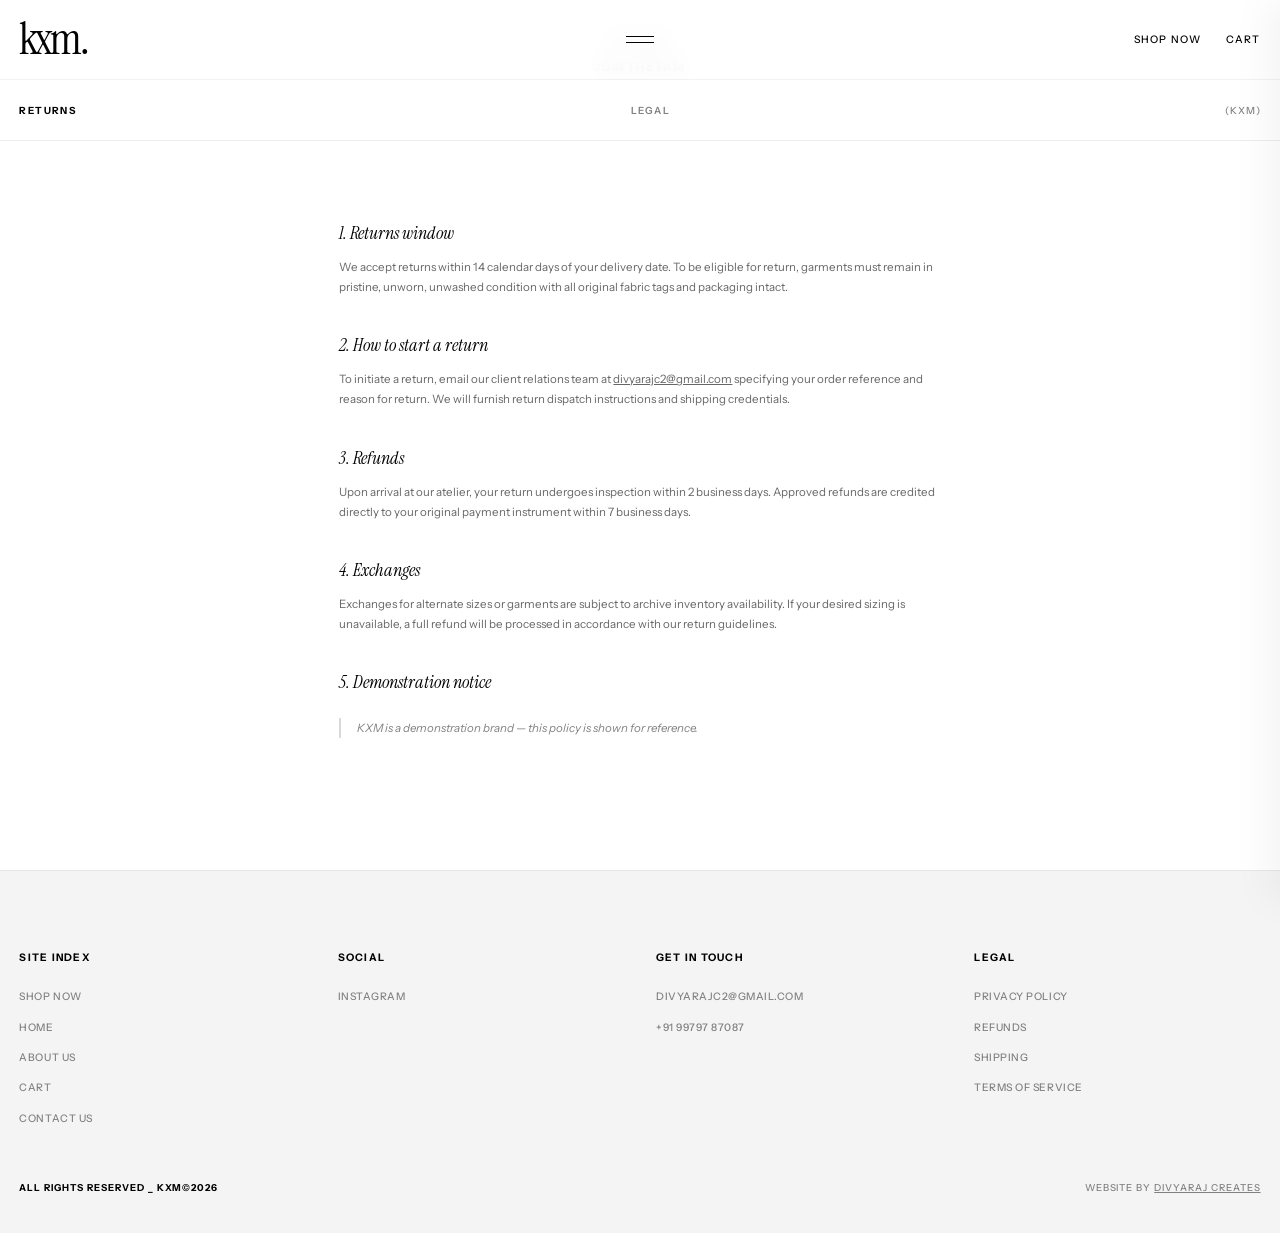
<file: returns.html>
<!DOCTYPE html>
<html lang="en">
<head>
  <meta charset="UTF-8" />
  <meta name="viewport" content="width=device-width, initial-scale=1.0" />
  <title>KXM — Returns</title>
  <link rel="icon" type="image/x-icon" href="/favicon/favicon.ico" />
  <link rel="icon" type="image/png" sizes="16x16" href="/favicon/favicon-16x16.png" />
  <link rel="icon" type="image/png" sizes="32x32" href="/favicon/favicon-32x32.png" />
  <link rel="icon" type="image/png" sizes="96x96" href="/favicon/favicon-96x96.png" />
  <link rel="apple-touch-icon" sizes="180x180" href="/favicon/apple-touch-icon.png" />
  <link rel="manifest" href="/favicon/site.webmanifest" />
  <meta name="theme-color" content="#ffffff" />
  <link rel="canonical" href="https://kxm-by-divyaraj.vercel.app/returns" />
  <link rel="stylesheet" href="assets/css/cart.css" />
  <meta name="description" content="KXM Returns Policy — 14-day return window, exchange procedures, and refund processing." />

  <!-- Open Graph / Facebook -->
  <meta property="og:type" content="website" />
  <meta property="og:url" content="https://kxm-by-divyaraj.vercel.app/returns" />
  <meta property="og:title" content="KXM — Returns" />
  <meta property="og:description" content="KXM Returns Policy — 14-day return window, exchange procedures, and refund processing." />
  <meta property="og:image" content="https://kxm-by-divyaraj.vercel.app/og-image.jpg" />

  <!-- Twitter Card -->
  <meta name="twitter:card" content="summary_large_image" />
  <meta name="twitter:url" content="https://kxm-by-divyaraj.vercel.app/returns" />
  <meta name="twitter:title" content="KXM — Returns" />
  <meta name="twitter:description" content="KXM Returns Policy — 14-day return window, exchange procedures, and refund processing." />
  <meta name="twitter:image" content="https://kxm-by-divyaraj.vercel.app/og-image.jpg" />

  <!-- Fonts (self-hosted) -->
  <link rel="stylesheet" href="assets/css/fonts.css" />
  <noscript><style>.js-reveal{opacity:1!important;transform:none!important}</style></noscript>

  <style>
    :root {
      --black:          #020202;
      --white:          #ffffff;
      --light-grey:     #f4f4f4;
      --light-faded:    #818181;
      --dark-faded-1:   rgba(2,2,2,0.1);
      --dark-faded-4:   rgba(2,2,2,0.4);
      --dark-faded-8:   rgba(2,2,2,0.8);
      --faded-text:     #cccccc;

      --font-primary:   'Instrument Sans', 'Helvetica Neue', Arial, sans-serif;
      --font-display:   'Instrument Serif', Georgia, serif;
      --font-italic:    'Instrument Serif', Georgia, serif;

      --margin:         clamp(1rem, 0.929rem + 0.357vw, 1.25rem);
      --gutter:         0.65rem;
    }

    *, *::before, *::after {
      box-sizing: border-box;
      margin: 0;
      padding: 0;
    }

    html {
      scroll-behavior: smooth;
      background: var(--white);
      color: var(--black);
    }

    body {
      font-family: var(--font-primary);
      background: var(--white);
      color: var(--black);
      overflow-x: hidden;
      -webkit-font-smoothing: antialiased;
      -moz-osx-font-smoothing: grayscale;
    }

    /* NAV */
    #nav {
      position: fixed;
      top: 0;
      left: 0;
      width: 100%;
      height: 5rem;
      padding: 0 var(--margin);
      display: flex;
      justify-content: space-between;
      align-items: center;
      z-index: 200;
      background: rgba(255, 255, 255, 0.92);
      backdrop-filter: blur(12px);
      border-bottom: 1px solid rgba(2, 2, 2, 0.05);
      transition: background 0.3s, border-color 0.3s;
    }

    .nav-brand {
      font-family: var(--font-display);
      font-size: 2.8rem;
      font-weight: 400;
      letter-spacing: -0.04em;
      text-transform: lowercase;
      color: var(--black);
      text-decoration: none;
      line-height: 1;
    }

    .nav-menu-toggle {
      position: absolute;
      left: 50%;
      top: 50%;
      transform: translate(-50%, -50%);
      width: 2.75rem;
      height: 1.5rem;
      background: none;
      border: none;
      cursor: pointer;
      display: flex;
      flex-direction: column;
      justify-content: center;
      align-items: center;
      gap: 5px;
      padding: 0;
      z-index: 205;
    }

    .nav-menu-toggle .toggle-line {
      width: 1.75rem;
      height: 1px;
      background: var(--black);
      display: block;
      transition: transform 0.35s cubic-bezier(0.16, 1, 0.3, 1), opacity 0.3s ease;
      transform-origin: center;
    }

    body.menu-open .nav-menu-toggle .toggle-line:first-child {
      transform: translateY(3px) rotate(45deg);
    }
    body.menu-open .nav-menu-toggle .toggle-line:last-child {
      transform: translateY(-3px) rotate(-45deg);
    }

    .nav-right {
      display: flex;
      align-items: center;
      gap: 1.5rem;
    }

    .nav-link-shop,
    .nav-link-cart {
      font-family: var(--font-primary);
      font-size: 0.65rem;
      font-weight: 500;
      letter-spacing: 0.12em;
      text-transform: uppercase;
      color: var(--black);
      text-decoration: none;
      position: relative;
      transition: opacity 0.2s;
    }

    .nav-link-shop:hover,
    .nav-link-cart:hover {
      opacity: 0.6;
    }

    .nav-link-cart .cart-badge {
      display: inline-flex;
      align-items: center;
      justify-content: center;
      width: 15px;
      height: 15px;
      background: var(--black);
      color: var(--white);
      font-size: 0.55rem;
      font-weight: 700;
      border-radius: 50%;
      margin-left: 0.35rem;
      vertical-align: middle;
    }

    /* MENU OVERLAY */
    .menu-overlay {
      position: fixed;
      top: 0;
      left: 0;
      width: 100%;
      height: 55vh;
      min-height: 480px;
      background: var(--white);
      z-index: 190;
      transform: translateY(-100%);
      transition: transform 0.5s cubic-bezier(0.16, 1, 0.3, 1);
      box-shadow: 0 15px 40px rgba(0,0,0,0.04);
      display: flex;
      flex-direction: column;
      justify-content: flex-end;
      padding: var(--margin) var(--margin) 2rem var(--margin);
      border-bottom: 1px solid rgba(2,2,2,0.06);
    }
    body.menu-open .menu-overlay {
      transform: translateY(0);
    }
    .menu-content {
      display: flex;
      flex-direction: column;
      height: 100%;
      justify-content: space-between;
      padding-top: 5rem;
    }
    .menu-main-links {
      display: flex;
      flex-direction: column;
      align-items: center;
      justify-content: center;
      gap: 1.1rem;
      margin-top: auto;
      margin-bottom: auto;
    }
    .menu-link {
      font-family: var(--font-primary);
      font-size: clamp(1.8rem, 4.5vw, 3.4rem);
      font-weight: 700;
      text-transform: uppercase;
      color: rgba(2,2,2,0.22);
      transition: color 0.3s ease, text-decoration-color 0.3s ease;
      letter-spacing: -0.01em;
      text-decoration: underline;
      text-underline-offset: 0.22em;
      text-decoration-color: transparent;
    }
    .menu-link:hover,
    .menu-link.active {
      color: rgba(2, 2, 2, 0.85);
      text-decoration-color: rgba(2, 2, 2, 0.35);
    }
    .menu-bottom-row {
      display: grid;
      grid-template-columns: 1fr auto 1fr;
      align-items: flex-end;
      padding-top: 1.5rem;
      border-top: 1px solid rgba(2,2,2,0.05);
    }
    .menu-bottom-center {
      display: flex;
      flex-direction: column;
      align-items: center;
      gap: 0.6rem;
    }
    .menu-sub-link {
      font-family: var(--font-primary);
      font-size: 0.75rem;
      font-weight: 700;
      text-transform: uppercase;
      color: var(--black);
      letter-spacing: 0.05em;
      transition: opacity 0.2s;
      text-decoration: none;
    }
    .menu-sub-link:hover {
      opacity: 0.6;
    }
    .menu-backdrop {
      position: fixed;
      inset: 0;
      background: rgba(2,2,2,0.25);
      backdrop-filter: blur(1px);
      z-index: 180;
      opacity: 0;
      pointer-events: none;
      transition: opacity 0.5s cubic-bezier(0.16, 1, 0.3, 1);
    }
    body.menu-open .menu-backdrop {
      opacity: 1;
      pointer-events: auto;
    }

    /* TITLE BAR */
    .legal-title-bar {
      display: flex;
      justify-content: space-between;
      align-items: center;
      padding: 1.5rem var(--margin);
      border-bottom: 1px solid rgba(2,2,2,0.07);
      margin-top: 5rem;
      width: 100%;
    }
    .legal-title-left {
      font-family: var(--font-primary);
      font-size: 0.62rem;
      font-weight: 700;
      letter-spacing: 0.14em;
      text-transform: uppercase;
      color: var(--black);
    }
    .legal-title-center {
      font-family: var(--font-primary);
      font-size: 0.62rem;
      font-weight: 600;
      letter-spacing: 0.12em;
      text-transform: uppercase;
      color: var(--light-faded);
    }
    .legal-title-right {
      font-family: var(--font-primary);
      font-size: 0.62rem;
      font-weight: 500;
      letter-spacing: 0.1em;
      text-transform: uppercase;
      color: var(--light-faded);
    }

    /* LEGAL CONTENT */
    .legal-container {
      max-width: 640px;
      margin: 0 auto;
      padding: 5rem var(--margin) 6rem;
    }
    .legal-section {
      margin-bottom: 2.25rem;
    }
    .legal-heading {
      font-family: var(--font-display);
      font-style: italic;
      font-size: 1.15rem;
      font-weight: 400;
      color: var(--black);
      margin-bottom: 0.75rem;
    }
    .legal-text {
      font-family: var(--font-primary);
      font-size: 0.72rem;
      line-height: 1.75;
      color: rgba(2, 2, 2, 0.6);
    }
    .legal-note {
      font-style: italic;
      color: var(--light-faded);
      border-left: 2px solid rgba(2, 2, 2, 0.15);
      padding-left: 1rem;
      margin-top: 1.5rem;
    }

    /* FOOTER */
    #footer {
      background: var(--light-grey);
      color: var(--black);
      padding: 5rem var(--margin) 2.5rem;
      border-top: 1px solid rgba(2,2,2,0.06);
    }
    .footer-nav-grid {
      display: grid;
      grid-template-columns: repeat(4, 1fr);
      gap: 2rem;
      margin-bottom: 3.5rem;
    }
    .footer-col-label {
      font-family: var(--font-primary);
      font-size: 0.65rem;
      font-weight: 700;
      letter-spacing: 0.12em;
      text-transform: uppercase;
      color: var(--black);
      margin-bottom: 1.25rem;
    }
    .footer-links {
      display: flex;
      flex-direction: column;
      gap: 0.65rem;
      list-style: none;
    }
    .footer-links a {
      font-family: var(--font-primary);
      font-size: 0.65rem;
      font-weight: 500;
      letter-spacing: 0.05em;
      text-transform: uppercase;
      color: var(--light-faded);
      text-decoration: none;
      transition: color 0.2s;
    }
    .footer-links a:hover {
      color: var(--black);
    }
    .footer-bottom {
      display: flex;
      justify-content: space-between;
      align-items: center;
      font-family: var(--font-primary);
      font-size: 0.6rem;
      font-weight: 700;
      letter-spacing: 0.1em;
      text-transform: uppercase;
      color: var(--black);
    }
    .footer-copy {
      color: var(--black);
    }
    .footer-designer {
      color: var(--light-faded);
      font-weight: 500;
    }

    @media (max-width: 900px) {
      .footer-nav-grid {
        grid-template-columns: 1fr 1fr;
        gap: 2rem;
      }
    }
    @media (max-width: 600px) {
      .footer-bottom {
        flex-direction: column;
        gap: 0.75rem;
        text-align: center;
      }
    }

    /* ── Accessibility & Reduced Motion ── */
    @media (prefers-reduced-motion: reduce) {
      .products-track { animation: none; }
      .js-reveal { opacity: 1; transform: none; transition: none; }
      * { scroll-behavior: auto !important; }
    }
    :focus-visible { outline: 1px solid var(--black); outline-offset: 3px; }
    #nav :focus-visible, .menu-overlay :focus-visible { outline-color: currentColor; }
    .skip-link {
      position: absolute;
      top: -40px;
      left: var(--margin);
      background: var(--black);
      color: var(--white);
      padding: 0.6rem 1rem;
      font-size: 0.65rem;
      text-transform: uppercase;
      letter-spacing: 0.1em;
      z-index: 400;
      transition: top 0.2s;
      text-decoration: none;
    }
    .skip-link:focus {
      top: var(--margin);
    }
  </style>
</head>
<body>
  <a href="#main" class="skip-link">Skip to content</a>

  <!-- NAV -->
  <nav id="nav" role="navigation" aria-label="Main navigation">
    <a href="index.html" class="nav-brand" id="navBrand" aria-label="KXM Home">kxm.</a>

    <button class="nav-menu-toggle" id="menuToggle" aria-label="Toggle menu" aria-expanded="false">
      <span class="toggle-line"></span>
      <span class="toggle-line"></span>
    </button>

    <div class="nav-right">
      <a href="shop.html" class="nav-link-shop">Shop Now</a>
      <a href="javascript:void(0)" class="nav-link-cart js-cart-open">Cart</a>
    </div>
  </nav>

  <!-- Menu Overlay -->
  <div id="menuOverlay" class="menu-overlay">
    <div class="menu-content">
      <div class="menu-main-links">
        <a href="shop.html" class="menu-link">Our Shop</a>
        <a href="index.html" class="menu-link">Home</a>
        <a href="about.html" class="menu-link">About Us</a>
        <a href="lookbook.html" class="menu-link">Lookbook</a>
        <a href="contact.html" class="menu-link">Contact</a>
      </div>
      <div class="menu-bottom-row">
        <div class="menu-bottom-left"></div>
        <div class="menu-bottom-center">
          <a href="javascript:void(0)" class="menu-sub-link js-cart-open">My Cart</a>
          <a href="index.html#newsletterForm" class="menu-sub-link" id="joinFamLink">Join The Fam</a>
        </div>
        <div class="menu-bottom-right"></div>
      </div>
    </div>
  </div>
  <div id="menuBackdrop" class="menu-backdrop"></div>

  <!-- TITLE BAR -->
  <div class="legal-title-bar">
    <h1 class="legal-title-left">RETURNS</h1>
    <div class="legal-title-center">LEGAL</div>
    <div class="legal-title-right">(KXM)</div>
  </div>

  <!-- MAIN CONTENT -->
  <main class="legal-container" id="main">
    <section class="legal-section">
      <h2 class="legal-heading">1. Returns window</h2>
      <p class="legal-text">We accept returns within 14 calendar days of your delivery date. To be eligible for return, garments must remain in pristine, unworn, unwashed condition with all original fabric tags and packaging intact.</p>
    </section>

    <section class="legal-section">
      <h2 class="legal-heading">2. How to start a return</h2>
      <p class="legal-text">To initiate a return, email our client relations team at <a href="mailto:divyarajc2@gmail.com" style="color: inherit; text-decoration: underline;">divyarajc2@gmail.com</a> specifying your order reference and reason for return. We will furnish return dispatch instructions and shipping credentials.</p>
    </section>

    <section class="legal-section">
      <h2 class="legal-heading">3. Refunds</h2>
      <p class="legal-text">Upon arrival at our atelier, your return undergoes inspection within 2 business days. Approved refunds are credited directly to your original payment instrument within 7 business days.</p>
    </section>

    <section class="legal-section">
      <h2 class="legal-heading">4. Exchanges</h2>
      <p class="legal-text">Exchanges for alternate sizes or garments are subject to archive inventory availability. If your desired sizing is unavailable, a full refund will be processed in accordance with our return guidelines.</p>
    </section>

    <section class="legal-section">
      <h2 class="legal-heading">5. Demonstration notice</h2>
      <p class="legal-text legal-note">KXM is a demonstration brand — this policy is shown for reference.</p>
    </section>
  </main>

  <!-- FOOTER -->
  <footer id="footer">
    <div class="footer-nav-grid">
      <div>
        <p class="footer-col-label">Site Index</p>
        <ul class="footer-links">
          <li><a href="shop.html">Shop Now</a></li>
          <li><a href="index.html">Home</a></li>
          <li><a href="about.html">About Us</a></li>
          <li><a href="javascript:void(0)" class="js-cart-open">Cart</a></li>
          <li><a href="contact.html">Contact Us</a></li>
        </ul>
      </div>
      <div>
        <p class="footer-col-label">Social</p>
        <ul class="footer-links">
          <li><a href="https://www.instagram.com/divyaraj.creates" target="_blank" rel="noopener noreferrer">Instagram</a></li>
        </ul>
      </div>
      <div>
        <p class="footer-col-label">Get In Touch</p>
        <ul class="footer-links">
          <li><a href="mailto:divyarajc2@gmail.com">divyarajc2@gmail.com</a></li>
          <li><a href="tel:+919979787087">+91 99797 87087</a></li>
        </ul>
      </div>
      <div>
        <p class="footer-col-label">Legal</p>
        <ul class="footer-links">
          <li><a href="privacy-policy.html">Privacy Policy</a></li>
          <li><a href="returns.html">Refunds</a></li>
          <li><a href="shipping.html">Shipping</a></li>
          <li><a href="terms-of-service.html">Terms of Service</a></li>
        </ul>
      </div>
    </div>

    <div class="footer-bottom">
      <p class="footer-copy">All Rights Reserved _ KXM©2026</p>
      <p class="footer-designer">Website by <a href="https://divyaraj-exhibit.vercel.app/" target="_blank" rel="noopener noreferrer" style="text-decoration: underline; color: inherit;">Divyaraj Creates</a></p>
    </div>
  </footer>

  <!-- Cart Drawer -->
  <div id="cartDrawer" class="cart-drawer">
    <div class="cart-header">
      <span class="cart-header-title">My Cart</span>
      <button class="cart-close-btn" id="cartCloseBtn">Close</button>
    </div>
    <div class="cart-items-container" id="cartItemsContainer"></div>
    <div class="cart-footer" id="cartFooter">
      <div class="cart-footer-row">
        <span class="cart-footer-label">Subtotal</span>
        <span class="cart-footer-value" id="cartSubtotalValue">₹0</span>
      </div>
      <div class="cart-footer-row">
        <span class="cart-footer-label">Shipping</span>
        <span class="cart-footer-value shipping-calculated">Calculated at checkout</span>
      </div>
      <div class="cart-footer-divider"></div>
      <button class="cart-checkout-btn" id="cartCheckoutBtn">Checkout</button>
    </div>
    <div class="cart-empty-state" id="cartEmptyState">
      <h3 class="cart-empty-title">Your Cart is Empty</h3>
      <p class="cart-empty-subtitle">Come on, treat yourself. You deserve it.</p>
      <a href="shop.html" class="cart-shop-now-btn" id="cartShopNowBtn">[ Shop Now ]</a>
    </div>
  </div>
  <div id="cartBackdrop" class="cart-backdrop"></div>

  <!-- Checkout Demo Modal Overlay -->
  <div id="checkoutModal" class="checkout-modal-overlay">
    <div class="checkout-modal">
      <button class="checkout-modal-close-btn" id="checkoutModalCloseBtn" aria-label="Close modal">&times;</button>
      <h3 class="checkout-modal-heading">Thank You for Exploring</h3>
      <p class="checkout-modal-text">This is a demonstration website created for portfolio purposes. Kxm. is an imaginary brand, and purchases cannot be completed.</p>
      <p class="checkout-modal-text">If you're interested in a website like this for your brand, let's talk.</p>
      <a href="mailto:divyarajc2@gmail.com" class="checkout-modal-cta-btn">Get in Touch</a>
    </div>
  </div>

  <script src="assets/js/products.js"></script>
  <script src="assets/js/cart.js"></script>
  <script>
    const body = document.body;
    const menuToggle = document.getElementById('menuToggle');
    const menuBackdrop = document.getElementById('menuBackdrop');
    const menuLinks = document.querySelectorAll('.menu-link');

    function openMenu() {
      body.classList.add('menu-open');
      if (menuToggle) menuToggle.setAttribute('aria-expanded', 'true');
    }
    function closeMenu() {
      body.classList.remove('menu-open');
      if (menuToggle) menuToggle.setAttribute('aria-expanded', 'false');
    }
    function toggleMenu() {
      if (body.classList.contains('menu-open')) {
        closeMenu();
      } else {
        openMenu();
      }
    }

    if (menuToggle) {
      menuToggle.addEventListener('click', (e) => {
        e.stopPropagation();
        toggleMenu();
      });
    }
    if (menuBackdrop) {
      menuBackdrop.addEventListener('click', closeMenu);
    }
    menuLinks.forEach(link => {
      link.addEventListener('click', closeMenu);
    });
    document.addEventListener('keydown', (e) => {
      if (e.key === 'Escape') closeMenu();
    });
  </script>
</body>
</html>
</file>
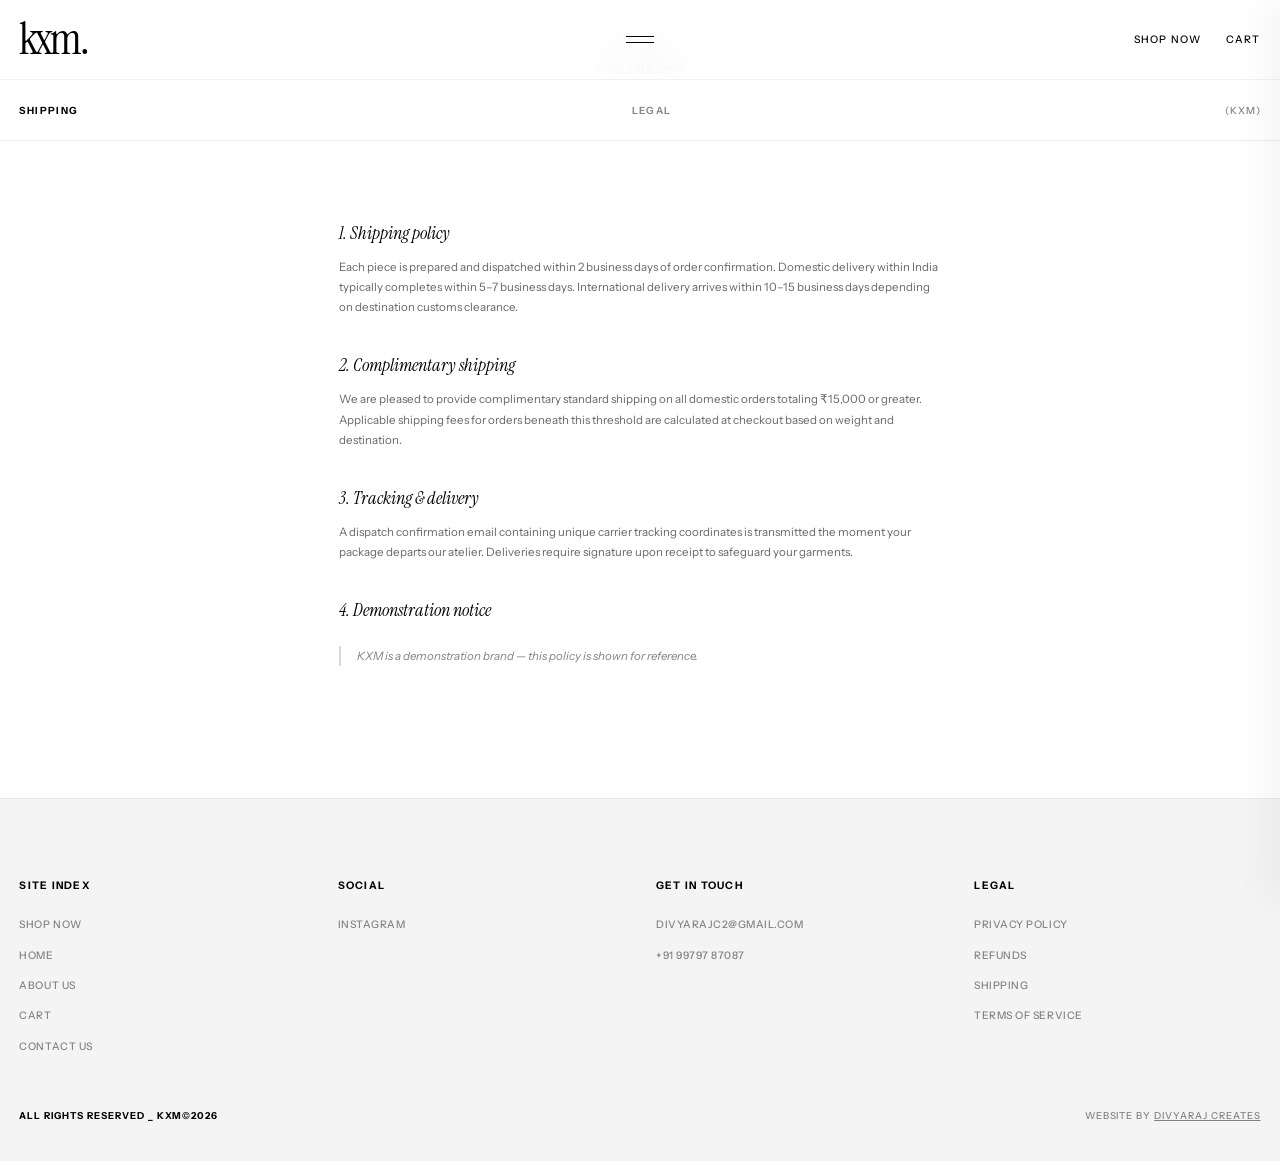
<file: shipping.html>
<!DOCTYPE html>
<html lang="en">
<head>
  <meta charset="UTF-8" />
  <meta name="viewport" content="width=device-width, initial-scale=1.0" />
  <title>KXM — Shipping</title>
  <link rel="icon" type="image/x-icon" href="/favicon/favicon.ico" />
  <link rel="icon" type="image/png" sizes="16x16" href="/favicon/favicon-16x16.png" />
  <link rel="icon" type="image/png" sizes="32x32" href="/favicon/favicon-32x32.png" />
  <link rel="icon" type="image/png" sizes="96x96" href="/favicon/favicon-96x96.png" />
  <link rel="apple-touch-icon" sizes="180x180" href="/favicon/apple-touch-icon.png" />
  <link rel="manifest" href="/favicon/site.webmanifest" />
  <meta name="theme-color" content="#ffffff" />
  <link rel="canonical" href="https://kxm-by-divyaraj.vercel.app/shipping" />
  <link rel="stylesheet" href="assets/css/cart.css" />
  <meta name="description" content="KXM Shipping Policy — domestic and international delivery times, complimentary shipping, and order tracking." />

  <!-- Open Graph / Facebook -->
  <meta property="og:type" content="website" />
  <meta property="og:url" content="https://kxm-by-divyaraj.vercel.app/shipping" />
  <meta property="og:title" content="KXM — Shipping" />
  <meta property="og:description" content="KXM Shipping Policy — domestic and international delivery times, complimentary shipping, and order tracking." />
  <meta property="og:image" content="https://kxm-by-divyaraj.vercel.app/og-image.jpg" />

  <!-- Twitter Card -->
  <meta name="twitter:card" content="summary_large_image" />
  <meta name="twitter:url" content="https://kxm-by-divyaraj.vercel.app/shipping" />
  <meta name="twitter:title" content="KXM — Shipping" />
  <meta name="twitter:description" content="KXM Shipping Policy — domestic and international delivery times, complimentary shipping, and order tracking." />
  <meta name="twitter:image" content="https://kxm-by-divyaraj.vercel.app/og-image.jpg" />

  <!-- Fonts (self-hosted) -->
  <link rel="stylesheet" href="assets/css/fonts.css" />
  <noscript><style>.js-reveal{opacity:1!important;transform:none!important}</style></noscript>

  <style>
    :root {
      --black:          #020202;
      --white:          #ffffff;
      --light-grey:     #f4f4f4;
      --light-faded:    #818181;
      --dark-faded-1:   rgba(2,2,2,0.1);
      --dark-faded-4:   rgba(2,2,2,0.4);
      --dark-faded-8:   rgba(2,2,2,0.8);
      --faded-text:     #cccccc;

      --font-primary:   'Instrument Sans', 'Helvetica Neue', Arial, sans-serif;
      --font-display:   'Instrument Serif', Georgia, serif;
      --font-italic:    'Instrument Serif', Georgia, serif;

      --margin:         clamp(1rem, 0.929rem + 0.357vw, 1.25rem);
      --gutter:         0.65rem;
    }

    *, *::before, *::after {
      box-sizing: border-box;
      margin: 0;
      padding: 0;
    }

    html {
      scroll-behavior: smooth;
      background: var(--white);
      color: var(--black);
    }

    body {
      font-family: var(--font-primary);
      background: var(--white);
      color: var(--black);
      overflow-x: hidden;
      -webkit-font-smoothing: antialiased;
      -moz-osx-font-smoothing: grayscale;
    }

    /* NAV */
    #nav {
      position: fixed;
      top: 0;
      left: 0;
      width: 100%;
      height: 5rem;
      padding: 0 var(--margin);
      display: flex;
      justify-content: space-between;
      align-items: center;
      z-index: 200;
      background: rgba(255, 255, 255, 0.92);
      backdrop-filter: blur(12px);
      border-bottom: 1px solid rgba(2, 2, 2, 0.05);
      transition: background 0.3s, border-color 0.3s;
    }

    .nav-brand {
      font-family: var(--font-display);
      font-size: 2.8rem;
      font-weight: 400;
      letter-spacing: -0.04em;
      text-transform: lowercase;
      color: var(--black);
      text-decoration: none;
      line-height: 1;
    }

    .nav-menu-toggle {
      position: absolute;
      left: 50%;
      top: 50%;
      transform: translate(-50%, -50%);
      width: 2.75rem;
      height: 1.5rem;
      background: none;
      border: none;
      cursor: pointer;
      display: flex;
      flex-direction: column;
      justify-content: center;
      align-items: center;
      gap: 5px;
      padding: 0;
      z-index: 205;
    }

    .nav-menu-toggle .toggle-line {
      width: 1.75rem;
      height: 1px;
      background: var(--black);
      display: block;
      transition: transform 0.35s cubic-bezier(0.16, 1, 0.3, 1), opacity 0.3s ease;
      transform-origin: center;
    }

    body.menu-open .nav-menu-toggle .toggle-line:first-child {
      transform: translateY(3px) rotate(45deg);
    }
    body.menu-open .nav-menu-toggle .toggle-line:last-child {
      transform: translateY(-3px) rotate(-45deg);
    }

    .nav-right {
      display: flex;
      align-items: center;
      gap: 1.5rem;
    }

    .nav-link-shop,
    .nav-link-cart {
      font-family: var(--font-primary);
      font-size: 0.65rem;
      font-weight: 500;
      letter-spacing: 0.12em;
      text-transform: uppercase;
      color: var(--black);
      text-decoration: none;
      position: relative;
      transition: opacity 0.2s;
    }

    .nav-link-shop:hover,
    .nav-link-cart:hover {
      opacity: 0.6;
    }

    .nav-link-cart .cart-badge {
      display: inline-flex;
      align-items: center;
      justify-content: center;
      width: 15px;
      height: 15px;
      background: var(--black);
      color: var(--white);
      font-size: 0.55rem;
      font-weight: 700;
      border-radius: 50%;
      margin-left: 0.35rem;
      vertical-align: middle;
    }

    /* MENU OVERLAY */
    .menu-overlay {
      position: fixed;
      top: 0;
      left: 0;
      width: 100%;
      height: 55vh;
      min-height: 480px;
      background: var(--white);
      z-index: 190;
      transform: translateY(-100%);
      transition: transform 0.5s cubic-bezier(0.16, 1, 0.3, 1);
      box-shadow: 0 15px 40px rgba(0,0,0,0.04);
      display: flex;
      flex-direction: column;
      justify-content: flex-end;
      padding: var(--margin) var(--margin) 2rem var(--margin);
      border-bottom: 1px solid rgba(2,2,2,0.06);
    }
    body.menu-open .menu-overlay {
      transform: translateY(0);
    }
    .menu-content {
      display: flex;
      flex-direction: column;
      height: 100%;
      justify-content: space-between;
      padding-top: 5rem;
    }
    .menu-main-links {
      display: flex;
      flex-direction: column;
      align-items: center;
      justify-content: center;
      gap: 1.1rem;
      margin-top: auto;
      margin-bottom: auto;
    }
    .menu-link {
      font-family: var(--font-primary);
      font-size: clamp(1.8rem, 4.5vw, 3.4rem);
      font-weight: 700;
      text-transform: uppercase;
      color: rgba(2,2,2,0.22);
      transition: color 0.3s ease, text-decoration-color 0.3s ease;
      letter-spacing: -0.01em;
      text-decoration: underline;
      text-underline-offset: 0.22em;
      text-decoration-color: transparent;
    }
    .menu-link:hover,
    .menu-link.active {
      color: rgba(2, 2, 2, 0.85);
      text-decoration-color: rgba(2, 2, 2, 0.35);
    }
    .menu-bottom-row {
      display: grid;
      grid-template-columns: 1fr auto 1fr;
      align-items: flex-end;
      padding-top: 1.5rem;
      border-top: 1px solid rgba(2,2,2,0.05);
    }
    .menu-bottom-center {
      display: flex;
      flex-direction: column;
      align-items: center;
      gap: 0.6rem;
    }
    .menu-sub-link {
      font-family: var(--font-primary);
      font-size: 0.75rem;
      font-weight: 700;
      text-transform: uppercase;
      color: var(--black);
      letter-spacing: 0.05em;
      transition: opacity 0.2s;
      text-decoration: none;
    }
    .menu-sub-link:hover {
      opacity: 0.6;
    }
    .menu-backdrop {
      position: fixed;
      inset: 0;
      background: rgba(2,2,2,0.25);
      backdrop-filter: blur(1px);
      z-index: 180;
      opacity: 0;
      pointer-events: none;
      transition: opacity 0.5s cubic-bezier(0.16, 1, 0.3, 1);
    }
    body.menu-open .menu-backdrop {
      opacity: 1;
      pointer-events: auto;
    }

    /* TITLE BAR */
    .legal-title-bar {
      display: flex;
      justify-content: space-between;
      align-items: center;
      padding: 1.5rem var(--margin);
      border-bottom: 1px solid rgba(2,2,2,0.07);
      margin-top: 5rem;
      width: 100%;
    }
    .legal-title-left {
      font-family: var(--font-primary);
      font-size: 0.62rem;
      font-weight: 700;
      letter-spacing: 0.14em;
      text-transform: uppercase;
      color: var(--black);
    }
    .legal-title-center {
      font-family: var(--font-primary);
      font-size: 0.62rem;
      font-weight: 600;
      letter-spacing: 0.12em;
      text-transform: uppercase;
      color: var(--light-faded);
    }
    .legal-title-right {
      font-family: var(--font-primary);
      font-size: 0.62rem;
      font-weight: 500;
      letter-spacing: 0.1em;
      text-transform: uppercase;
      color: var(--light-faded);
    }

    /* LEGAL CONTENT */
    .legal-container {
      max-width: 640px;
      margin: 0 auto;
      padding: 5rem var(--margin) 6rem;
    }
    .legal-section {
      margin-bottom: 2.25rem;
    }
    .legal-heading {
      font-family: var(--font-display);
      font-style: italic;
      font-size: 1.15rem;
      font-weight: 400;
      color: var(--black);
      margin-bottom: 0.75rem;
    }
    .legal-text {
      font-family: var(--font-primary);
      font-size: 0.72rem;
      line-height: 1.75;
      color: rgba(2, 2, 2, 0.6);
    }
    .legal-note {
      font-style: italic;
      color: var(--light-faded);
      border-left: 2px solid rgba(2, 2, 2, 0.15);
      padding-left: 1rem;
      margin-top: 1.5rem;
    }

    /* FOOTER */
    #footer {
      background: var(--light-grey);
      color: var(--black);
      padding: 5rem var(--margin) 2.5rem;
      border-top: 1px solid rgba(2,2,2,0.06);
    }
    .footer-nav-grid {
      display: grid;
      grid-template-columns: repeat(4, 1fr);
      gap: 2rem;
      margin-bottom: 3.5rem;
    }
    .footer-col-label {
      font-family: var(--font-primary);
      font-size: 0.65rem;
      font-weight: 700;
      letter-spacing: 0.12em;
      text-transform: uppercase;
      color: var(--black);
      margin-bottom: 1.25rem;
    }
    .footer-links {
      display: flex;
      flex-direction: column;
      gap: 0.65rem;
      list-style: none;
    }
    .footer-links a {
      font-family: var(--font-primary);
      font-size: 0.65rem;
      font-weight: 500;
      letter-spacing: 0.05em;
      text-transform: uppercase;
      color: var(--light-faded);
      text-decoration: none;
      transition: color 0.2s;
    }
    .footer-links a:hover {
      color: var(--black);
    }
    .footer-bottom {
      display: flex;
      justify-content: space-between;
      align-items: center;
      font-family: var(--font-primary);
      font-size: 0.6rem;
      font-weight: 700;
      letter-spacing: 0.1em;
      text-transform: uppercase;
      color: var(--black);
    }
    .footer-copy {
      color: var(--black);
    }
    .footer-designer {
      color: var(--light-faded);
      font-weight: 500;
    }

    @media (max-width: 900px) {
      .footer-nav-grid {
        grid-template-columns: 1fr 1fr;
        gap: 2rem;
      }
    }
    @media (max-width: 600px) {
      .footer-bottom {
        flex-direction: column;
        gap: 0.75rem;
        text-align: center;
      }
    }

    /* ── Accessibility & Reduced Motion ── */
    @media (prefers-reduced-motion: reduce) {
      .products-track { animation: none; }
      .js-reveal { opacity: 1; transform: none; transition: none; }
      * { scroll-behavior: auto !important; }
    }
    :focus-visible { outline: 1px solid var(--black); outline-offset: 3px; }
    #nav :focus-visible, .menu-overlay :focus-visible { outline-color: currentColor; }
    .skip-link {
      position: absolute;
      top: -40px;
      left: var(--margin);
      background: var(--black);
      color: var(--white);
      padding: 0.6rem 1rem;
      font-size: 0.65rem;
      text-transform: uppercase;
      letter-spacing: 0.1em;
      z-index: 400;
      transition: top 0.2s;
      text-decoration: none;
    }
    .skip-link:focus {
      top: var(--margin);
    }
  </style>
</head>
<body>
  <a href="#main" class="skip-link">Skip to content</a>

  <!-- NAV -->
  <nav id="nav" role="navigation" aria-label="Main navigation">
    <a href="index.html" class="nav-brand" id="navBrand" aria-label="KXM Home">kxm.</a>

    <button class="nav-menu-toggle" id="menuToggle" aria-label="Toggle menu" aria-expanded="false">
      <span class="toggle-line"></span>
      <span class="toggle-line"></span>
    </button>

    <div class="nav-right">
      <a href="shop.html" class="nav-link-shop">Shop Now</a>
      <a href="javascript:void(0)" class="nav-link-cart js-cart-open">Cart</a>
    </div>
  </nav>

  <!-- Menu Overlay -->
  <div id="menuOverlay" class="menu-overlay">
    <div class="menu-content">
      <div class="menu-main-links">
        <a href="shop.html" class="menu-link">Our Shop</a>
        <a href="index.html" class="menu-link">Home</a>
        <a href="about.html" class="menu-link">About Us</a>
        <a href="lookbook.html" class="menu-link">Lookbook</a>
        <a href="contact.html" class="menu-link">Contact</a>
      </div>
      <div class="menu-bottom-row">
        <div class="menu-bottom-left"></div>
        <div class="menu-bottom-center">
          <a href="javascript:void(0)" class="menu-sub-link js-cart-open">My Cart</a>
          <a href="index.html#newsletterForm" class="menu-sub-link" id="joinFamLink">Join The Fam</a>
        </div>
        <div class="menu-bottom-right"></div>
      </div>
    </div>
  </div>
  <div id="menuBackdrop" class="menu-backdrop"></div>

  <!-- TITLE BAR -->
  <div class="legal-title-bar">
    <h1 class="legal-title-left">SHIPPING</h1>
    <div class="legal-title-center">LEGAL</div>
    <div class="legal-title-right">(KXM)</div>
  </div>

  <!-- MAIN CONTENT -->
  <main class="legal-container" id="main">
    <section class="legal-section">
      <h2 class="legal-heading">1. Shipping policy</h2>
      <p class="legal-text">Each piece is prepared and dispatched within 2 business days of order confirmation. Domestic delivery within India typically completes within 5–7 business days. International delivery arrives within 10–15 business days depending on destination customs clearance.</p>
    </section>

    <section class="legal-section">
      <h2 class="legal-heading">2. Complimentary shipping</h2>
      <p class="legal-text">We are pleased to provide complimentary standard shipping on all domestic orders totaling ₹15,000 or greater. Applicable shipping fees for orders beneath this threshold are calculated at checkout based on weight and destination.</p>
    </section>

    <section class="legal-section">
      <h2 class="legal-heading">3. Tracking &amp; delivery</h2>
      <p class="legal-text">A dispatch confirmation email containing unique carrier tracking coordinates is transmitted the moment your package departs our atelier. Deliveries require signature upon receipt to safeguard your garments.</p>
    </section>

    <section class="legal-section">
      <h2 class="legal-heading">4. Demonstration notice</h2>
      <p class="legal-text legal-note">KXM is a demonstration brand — this policy is shown for reference.</p>
    </section>
  </main>

  <!-- FOOTER -->
  <footer id="footer">
    <div class="footer-nav-grid">
      <div>
        <p class="footer-col-label">Site Index</p>
        <ul class="footer-links">
          <li><a href="shop.html">Shop Now</a></li>
          <li><a href="index.html">Home</a></li>
          <li><a href="about.html">About Us</a></li>
          <li><a href="javascript:void(0)" class="js-cart-open">Cart</a></li>
          <li><a href="contact.html">Contact Us</a></li>
        </ul>
      </div>
      <div>
        <p class="footer-col-label">Social</p>
        <ul class="footer-links">
          <li><a href="https://www.instagram.com/divyaraj.creates" target="_blank" rel="noopener noreferrer">Instagram</a></li>
        </ul>
      </div>
      <div>
        <p class="footer-col-label">Get In Touch</p>
        <ul class="footer-links">
          <li><a href="mailto:divyarajc2@gmail.com">divyarajc2@gmail.com</a></li>
          <li><a href="tel:+919979787087">+91 99797 87087</a></li>
        </ul>
      </div>
      <div>
        <p class="footer-col-label">Legal</p>
        <ul class="footer-links">
          <li><a href="privacy-policy.html">Privacy Policy</a></li>
          <li><a href="returns.html">Refunds</a></li>
          <li><a href="shipping.html">Shipping</a></li>
          <li><a href="terms-of-service.html">Terms of Service</a></li>
        </ul>
      </div>
    </div>

    <div class="footer-bottom">
      <p class="footer-copy">All Rights Reserved _ KXM©2026</p>
      <p class="footer-designer">Website by <a href="https://divyaraj-exhibit.vercel.app/" target="_blank" rel="noopener noreferrer" style="text-decoration: underline; color: inherit;">Divyaraj Creates</a></p>
    </div>
  </footer>

  <!-- Cart Drawer -->
  <div id="cartDrawer" class="cart-drawer">
    <div class="cart-header">
      <span class="cart-header-title">My Cart</span>
      <button class="cart-close-btn" id="cartCloseBtn">Close</button>
    </div>
    <div class="cart-items-container" id="cartItemsContainer"></div>
    <div class="cart-footer" id="cartFooter">
      <div class="cart-footer-row">
        <span class="cart-footer-label">Subtotal</span>
        <span class="cart-footer-value" id="cartSubtotalValue">₹0</span>
      </div>
      <div class="cart-footer-row">
        <span class="cart-footer-label">Shipping</span>
        <span class="cart-footer-value shipping-calculated">Calculated at checkout</span>
      </div>
      <div class="cart-footer-divider"></div>
      <button class="cart-checkout-btn" id="cartCheckoutBtn">Checkout</button>
    </div>
    <div class="cart-empty-state" id="cartEmptyState">
      <h3 class="cart-empty-title">Your Cart is Empty</h3>
      <p class="cart-empty-subtitle">Come on, treat yourself. You deserve it.</p>
      <a href="shop.html" class="cart-shop-now-btn" id="cartShopNowBtn">[ Shop Now ]</a>
    </div>
  </div>
  <div id="cartBackdrop" class="cart-backdrop"></div>

  <!-- Checkout Demo Modal Overlay -->
  <div id="checkoutModal" class="checkout-modal-overlay">
    <div class="checkout-modal">
      <button class="checkout-modal-close-btn" id="checkoutModalCloseBtn" aria-label="Close modal">&times;</button>
      <h3 class="checkout-modal-heading">Thank You for Exploring</h3>
      <p class="checkout-modal-text">This is a demonstration website created for portfolio purposes. Kxm. is an imaginary brand, and purchases cannot be completed.</p>
      <p class="checkout-modal-text">If you're interested in a website like this for your brand, let's talk.</p>
      <a href="mailto:divyarajc2@gmail.com" class="checkout-modal-cta-btn">Get in Touch</a>
    </div>
  </div>

  <script src="assets/js/products.js"></script>
  <script src="assets/js/cart.js"></script>
  <script>
    const body = document.body;
    const menuToggle = document.getElementById('menuToggle');
    const menuBackdrop = document.getElementById('menuBackdrop');
    const menuLinks = document.querySelectorAll('.menu-link');

    function openMenu() {
      body.classList.add('menu-open');
      if (menuToggle) menuToggle.setAttribute('aria-expanded', 'true');
    }
    function closeMenu() {
      body.classList.remove('menu-open');
      if (menuToggle) menuToggle.setAttribute('aria-expanded', 'false');
    }
    function toggleMenu() {
      if (body.classList.contains('menu-open')) {
        closeMenu();
      } else {
        openMenu();
      }
    }

    if (menuToggle) {
      menuToggle.addEventListener('click', (e) => {
        e.stopPropagation();
        toggleMenu();
      });
    }
    if (menuBackdrop) {
      menuBackdrop.addEventListener('click', closeMenu);
    }
    menuLinks.forEach(link => {
      link.addEventListener('click', closeMenu);
    });
    document.addEventListener('keydown', (e) => {
      if (e.key === 'Escape') closeMenu();
    });
  </script>
</body>
</html>
</file>
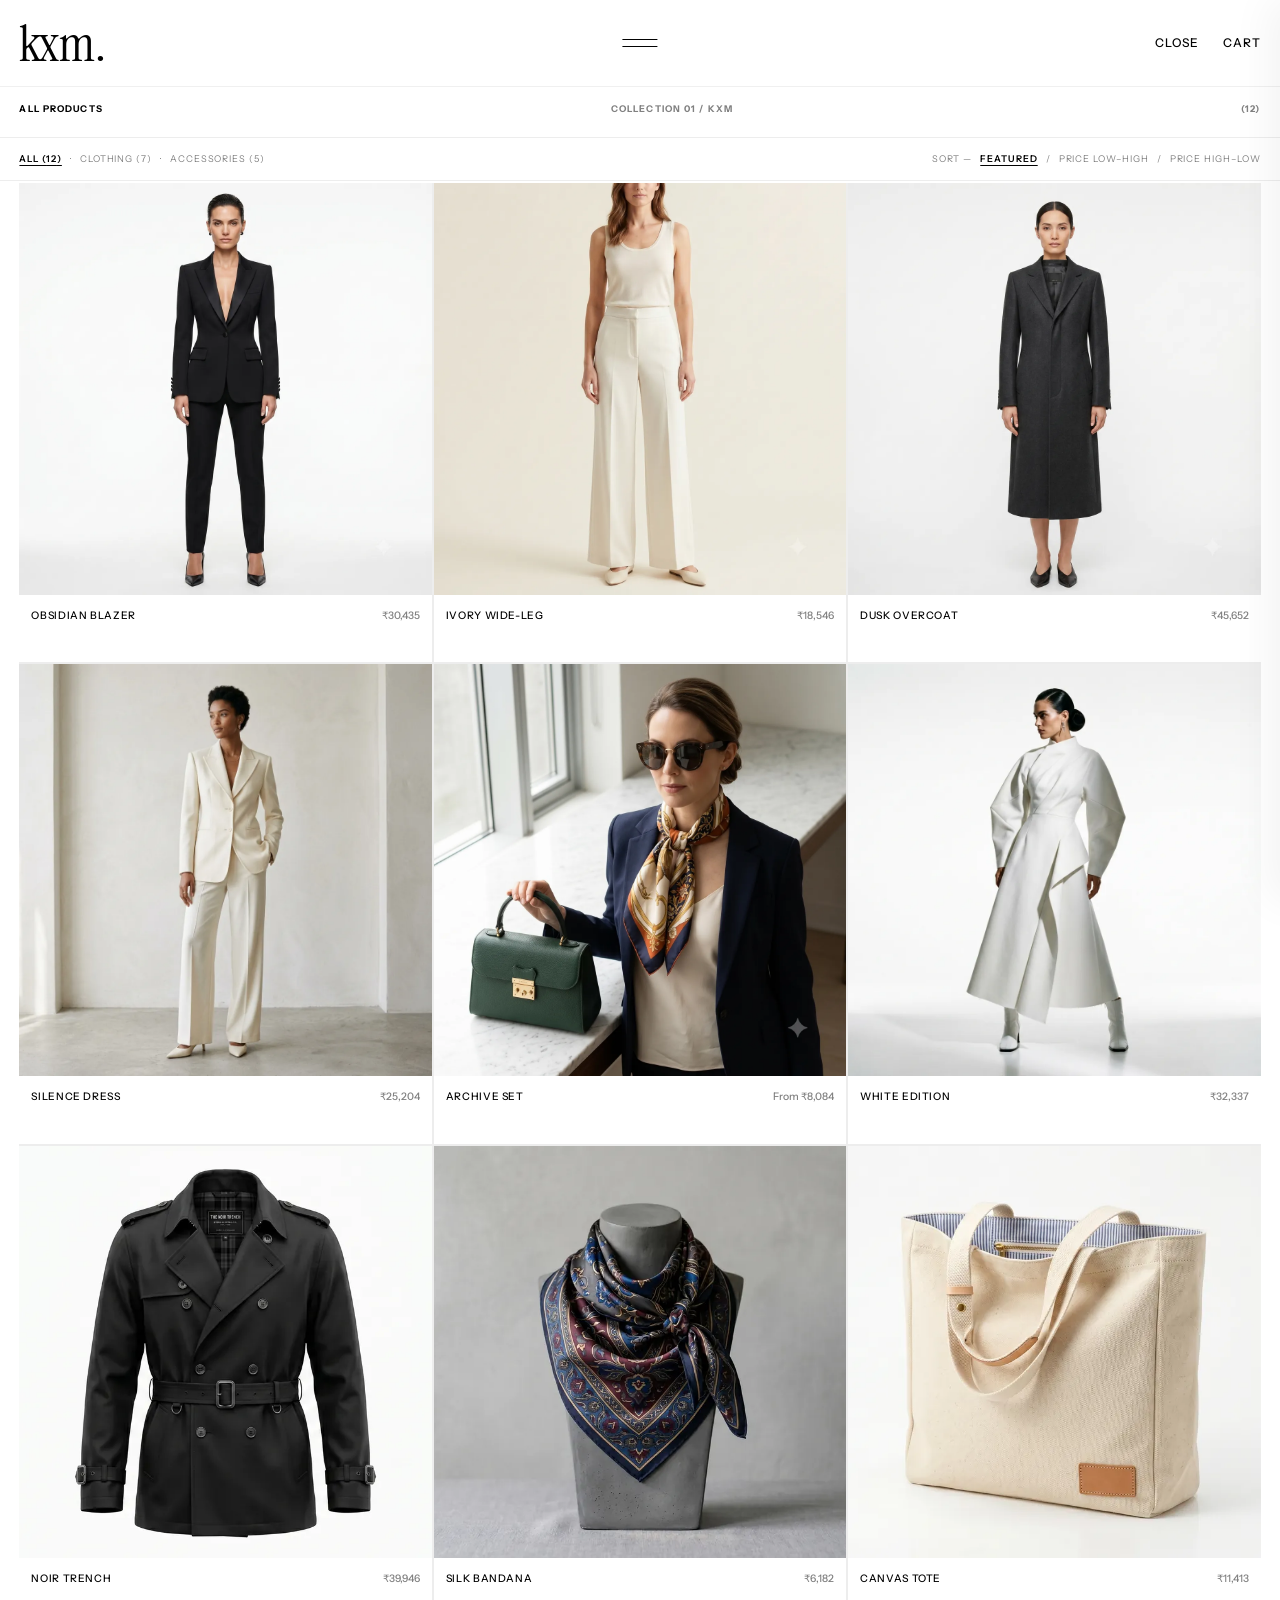
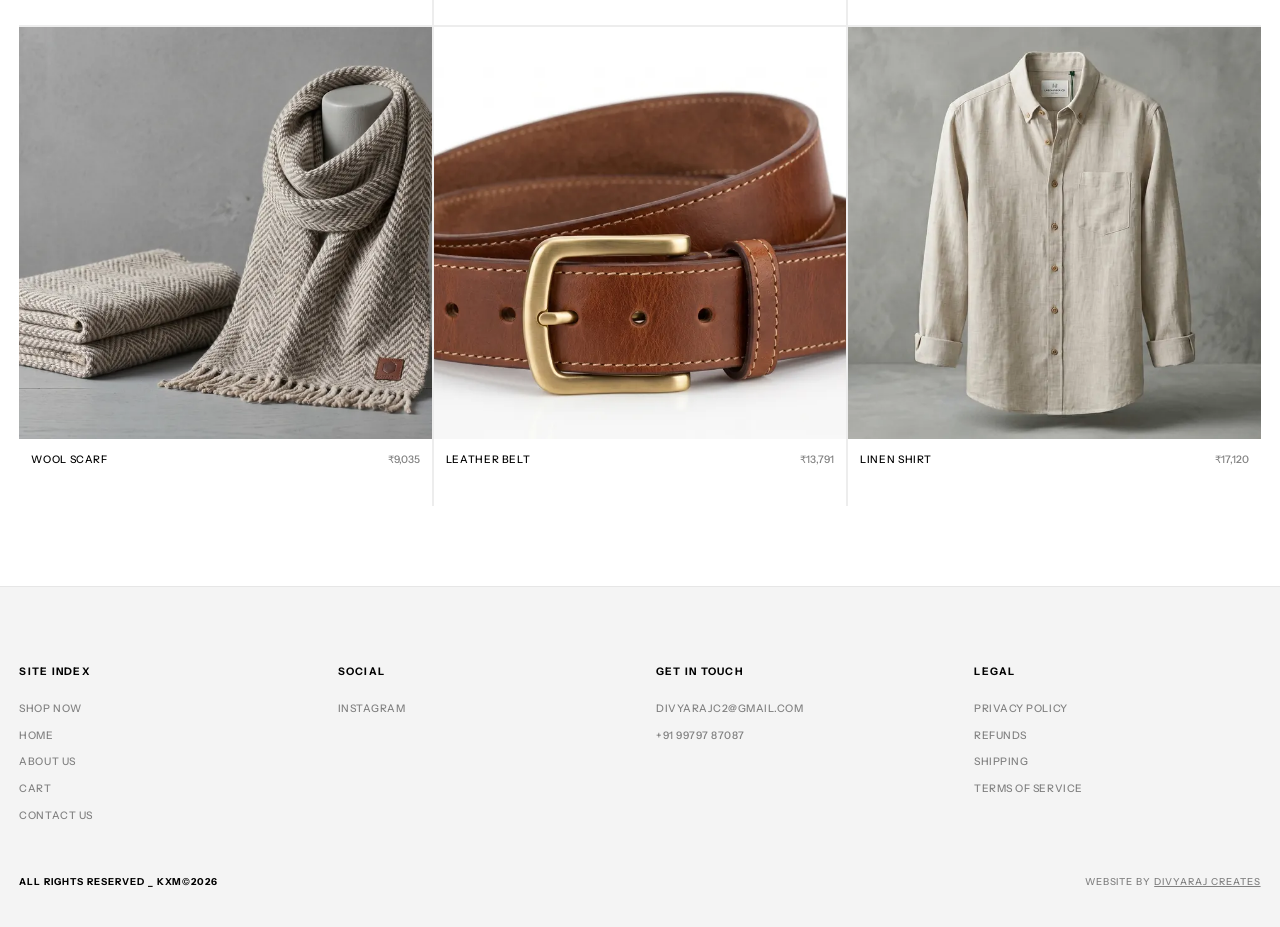
<file: shop.html>
<!DOCTYPE html>
<html lang="en">
<head>
  <meta charset="UTF-8" />
  <meta name="viewport" content="width=device-width, initial-scale=1.0" />
  <title>KXM — All Products</title>
  <link rel="icon" type="image/x-icon" href="/favicon/favicon.ico" />
  <link rel="icon" type="image/png" sizes="16x16" href="/favicon/favicon-16x16.png" />
  <link rel="icon" type="image/png" sizes="32x32" href="/favicon/favicon-32x32.png" />
  <link rel="icon" type="image/png" sizes="96x96" href="/favicon/favicon-96x96.png" />
  <link rel="apple-touch-icon" sizes="180x180" href="/favicon/apple-touch-icon.png" />
  <link rel="manifest" href="/favicon/site.webmanifest" />
  <meta name="theme-color" content="#ffffff" />
  <link rel="canonical" href="https://kxm-by-divyaraj.vercel.app/shop" />
  <link rel="stylesheet" href="assets/css/cart.css" />
  <meta name="description" content="Explore the KXM catalog of refined garments sourced from heritage mills in Italy and Japan." />

  <!-- Structured Data (JSON-LD) -->
  <script type="application/ld+json">
  {
    "@context": "https://schema.org",
    "@type": "ItemList",
    "itemListElement": [
      {
        "@type": "ListItem",
        "position": 1,
        "name": "Obsidian Blazer",
        "url": "https://kxm-by-divyaraj.vercel.app/product.html?id=obsidian-blazer"
      },
      {
        "@type": "ListItem",
        "position": 2,
        "name": "Ivory Wide-Leg",
        "url": "https://kxm-by-divyaraj.vercel.app/product.html?id=ivory-wide-leg"
      },
      {
        "@type": "ListItem",
        "position": 3,
        "name": "Dusk Overcoat",
        "url": "https://kxm-by-divyaraj.vercel.app/product.html?id=dusk-overcoat"
      },
      {
        "@type": "ListItem",
        "position": 4,
        "name": "Silence Dress",
        "url": "https://kxm-by-divyaraj.vercel.app/product.html?id=silence-dress"
      },
      {
        "@type": "ListItem",
        "position": 5,
        "name": "Archive Set",
        "url": "https://kxm-by-divyaraj.vercel.app/product.html?id=archive-set"
      },
      {
        "@type": "ListItem",
        "position": 6,
        "name": "White Edition",
        "url": "https://kxm-by-divyaraj.vercel.app/product.html?id=white-edition"
      },
      {
        "@type": "ListItem",
        "position": 7,
        "name": "Noir Trench",
        "url": "https://kxm-by-divyaraj.vercel.app/product.html?id=noir-trench"
      },
      {
        "@type": "ListItem",
        "position": 8,
        "name": "Silk Bandana",
        "url": "https://kxm-by-divyaraj.vercel.app/product.html?id=silk-bandana"
      },
      {
        "@type": "ListItem",
        "position": 9,
        "name": "Canvas Tote",
        "url": "https://kxm-by-divyaraj.vercel.app/product.html?id=canvas-tote"
      },
      {
        "@type": "ListItem",
        "position": 10,
        "name": "Wool Scarf",
        "url": "https://kxm-by-divyaraj.vercel.app/product.html?id=wool-scarf"
      },
      {
        "@type": "ListItem",
        "position": 11,
        "name": "Leather Belt",
        "url": "https://kxm-by-divyaraj.vercel.app/product.html?id=leather-belt"
      },
      {
        "@type": "ListItem",
        "position": 12,
        "name": "Linen Shirt",
        "url": "https://kxm-by-divyaraj.vercel.app/product.html?id=linen-shirt"
      }
    ]
  }
  </script>

  <!-- Open Graph / Facebook -->
  <meta property="og:type" content="website" />
  <meta property="og:url" content="https://kxm-by-divyaraj.vercel.app/shop" />
  <meta property="og:title" content="KXM — All Products" />
  <meta property="og:description" content="Explore the KXM catalog of refined garments sourced from heritage mills in Italy and Japan." />
  <meta property="og:image" content="https://kxm-by-divyaraj.vercel.app/og-image.jpg" />

  <!-- Twitter Card -->
  <meta name="twitter:card" content="summary_large_image" />
  <meta name="twitter:url" content="https://kxm-by-divyaraj.vercel.app/shop" />
  <meta name="twitter:title" content="KXM — All Products" />
  <meta name="twitter:description" content="Explore the KXM catalog of refined garments sourced from heritage mills in Italy and Japan." />
  <meta name="twitter:image" content="https://kxm-by-divyaraj.vercel.app/og-image.jpg" />

  <link rel="stylesheet" href="assets/css/fonts.css" />
  <noscript><style>.js-reveal{opacity:1!important;transform:none!important}</style></noscript>

  <style>
    /* DESIGN TOKENS */
    :root {
      --black:          #020202;
      --white:          #ffffff;
      --light-grey:     #f4f4f4;
      --light-faded:    #818181;
      --dark-faded-1:   rgba(2,2,2,0.1);
      
      --font-primary:   'Instrument Sans', 'Helvetica Neue', Arial, sans-serif;
      --font-display:   'Instrument Serif', Georgia, serif;
      --font-italic:    'Instrument Serif', Georgia, serif;
      --margin:         clamp(1rem, 0.929rem + 0.357vw, 1.25rem);
    }

    /* RESET */
    *, *::before, *::after { box-sizing: border-box; margin: 0; padding: 0; }
    body {
      font-family: var(--font-primary);
      font-weight: 400;
      font-size: 1rem;
      line-height: 1;
      color: var(--black);
      background: var(--white);
      -webkit-font-smoothing: antialiased;
      -moz-osx-font-smoothing: grayscale;
      overflow-x: hidden;
    }
    img { display: block; width: 100%; object-fit: cover; }
    a { text-decoration: none; color: inherit; }
    button { background: none; border: none; cursor: pointer; font: inherit; padding: 0; }
    ul { list-style: none; }

    /* NAV styling (fixed light mode) */
    #nav {
      position: fixed;
      top: 0; left: 0; right: 0;
      z-index: 200;
      display: flex;
      align-items: center;
      justify-content: space-between;
      padding: 1.1rem var(--margin);
      color: var(--black);
      background: var(--white);
      border-bottom: 1px solid rgba(2,2,2,0.06);
    }
    
    .nav-brand {
      font-family: var(--font-display);
      font-size: 3.2rem;
      font-weight: 400;
      text-transform: lowercase;
      color: var(--black);
      line-height: 1;
    }

    .nav-menu-toggle {
      position: absolute;
      left: 50%;
      top: 50%;
      transform: translate(-50%, -50%);
      background: none;
      border: none;
      cursor: pointer;
      display: flex;
      flex-direction: column;
      justify-content: space-between;
      width: 2.2rem;
      height: 8px;
      padding: 0;
      color: var(--black);
      transition: opacity 0.3s;
    }
    .nav-menu-toggle:hover {
      opacity: 0.7;
    }
    .toggle-line {
      display: block;
      width: 100%;
      height: 1px;
      background: currentColor;
      transition: transform 0.3s cubic-bezier(0.16, 1, 0.3, 1);
    }
    body.menu-open .nav-menu-toggle .toggle-line:nth-child(1) {
      transform: translateY(3.5px) rotate(45deg);
    }
    body.menu-open .nav-menu-toggle .toggle-line:nth-child(2) {
      transform: translateY(-3.5px) rotate(-45deg);
    }

    .nav-right {
      display: flex;
      align-items: center;
      gap: 1.5rem;
    }
    .nav-right a {
      font-family: var(--font-primary);
      font-size: 0.75rem;
      font-weight: 500;
      letter-spacing: 0.08em;
      text-transform: uppercase;
      color: var(--black);
      transition: opacity 0.2s;
    }
    .nav-right a:hover {
      opacity: 0.7;
    }

    body.menu-open .nav-right .nav-link-close-page {
      display: none !important;
    }
    body.menu-open .nav-right .nav-link-close {
      display: inline-block !important;
    }

    /* ═══════════════════════════════════════
       MENU OVERLAY & BACKDROP
    ═══════════════════════════════════════ */
    .menu-overlay {
      position: fixed;
      top: 0;
      left: 0;
      width: 100%;
      height: 55vh;
      min-height: 480px;
      background: var(--white);
      z-index: 190;
      transform: translateY(-100%);
      transition: transform 0.5s cubic-bezier(0.16, 1, 0.3, 1);
      box-shadow: 0 15px 40px rgba(0,0,0,0.04);
      display: flex;
      flex-direction: column;
      justify-content: flex-end;
      padding: var(--margin) var(--margin) 2rem var(--margin);
      border-bottom: 1px solid rgba(2,2,2,0.06);
    }
    body.menu-open .menu-overlay {
      transform: translateY(0);
    }
    .menu-content {
      display: flex;
      flex-direction: column;
      height: 100%;
      justify-content: space-between;
      padding-top: 5rem;
    }
    .menu-main-links {
      display: flex;
      flex-direction: column;
      align-items: center;
      justify-content: center;
      gap: 1.25rem;
      margin-top: auto;
      margin-bottom: auto;
    }
    .menu-link {
      font-family: var(--font-primary);
      font-size: clamp(2rem, 5vw, 3.8rem);
      font-weight: 700;
      text-transform: uppercase;
      color: rgba(2,2,2,0.22);
      transition: color 0.3s ease, text-decoration-color 0.3s ease;
      letter-spacing: -0.01em;
      text-decoration: underline;
      text-underline-offset: 0.22em;
      text-decoration-color: transparent;
    }
    .menu-link:hover,
    .menu-link.active {
      color: rgba(2, 2, 2, 0.85);
      text-decoration-color: rgba(2, 2, 2, 0.35);
    }
    .menu-bottom-row {
      display: grid;
      grid-template-columns: 1fr auto 1fr;
      align-items: flex-end;
      padding-top: 1.5rem;
      border-top: 1px solid rgba(2,2,2,0.05);
    }
    .menu-bottom-center {
      display: flex;
      flex-direction: column;
      align-items: center;
      gap: 0.6rem;
    }
    .menu-sub-link {
      font-family: var(--font-primary);
      font-size: 0.75rem;
      font-weight: 700;
      text-transform: uppercase;
      color: var(--black);
      letter-spacing: 0.05em;
      transition: opacity 0.2s;
    }
    .menu-sub-link:hover {
      opacity: 0.6;
    }
    .menu-backdrop {
      position: fixed;
      inset: 0;
      background: rgba(2,2,2,0.25);
      backdrop-filter: blur(1px);
      z-index: 180;
      opacity: 0;
      pointer-events: none;
      transition: opacity 0.5s cubic-bezier(0.16, 1, 0.3, 1);
    }
    body.menu-open .menu-backdrop {
      opacity: 1;
      pointer-events: auto;
    }

    /* TITLE BAR */
    .shop-title-bar {
      display: flex;
      justify-content: space-between;
      align-items: center;
      padding: 1.5rem var(--margin);
      border-bottom: 1px solid rgba(2,2,2,0.07);
      margin-top: 5rem; /* space for fixed nav */
      width: 100%;
    }
    .title-left, .title-center, .title-right {
      font-family: var(--font-primary);
      font-size: 0.58rem;
      font-weight: 700;
      text-transform: uppercase;
      letter-spacing: 0.12em;
    }
    .title-left {
      color: var(--black);
    }
    .title-center, .title-right {
      color: var(--light-faded);
    }

    /* FILTER & SORT BAR */
    .shop-filter-bar {
      display: flex;
      justify-content: space-between;
      align-items: center;
      padding: 1rem var(--margin);
      border-bottom: 1px solid rgba(2, 2, 2, 0.07);
      font-family: var(--font-primary);
      font-size: 0.58rem;
      text-transform: uppercase;
      letter-spacing: 0.1em;
      color: var(--light-faded);
      flex-wrap: wrap;
      gap: 0.75rem;
    }
    .filter-chips, .sort-controls {
      display: flex;
      align-items: center;
      gap: 0.5rem;
      flex-wrap: wrap;
    }
    .filter-chip, .sort-btn {
      background: none;
      border: none;
      font-family: inherit;
      font-size: inherit;
      letter-spacing: inherit;
      text-transform: inherit;
      color: var(--light-faded);
      cursor: pointer;
      padding: 0;
      transition: color 0.2s;
    }
    .filter-chip:hover, .sort-btn:hover {
      color: var(--black);
    }
    .filter-chip.active, .sort-btn.active {
      color: var(--black);
      text-decoration: underline;
      text-underline-offset: 3px;
      font-weight: 600;
    }
    .filter-separator, .sort-slash, .sort-label {
      color: var(--light-faded);
      user-select: none;
    }

    /* PRODUCT GRID */
    .shop-grid-container {
      padding: 2px var(--margin) 5rem;
      background: var(--white);
    }
    .shop-grid {
      display: grid;
      grid-template-columns: repeat(3, 1fr);
      gap: 2px;
      background: rgba(2,2,2,0.07); /* grid lines border trick */
    }

    .product-card {
      background: var(--white);
      display: flex;
      flex-direction: column;
      text-decoration: none;
      color: inherit;
    }
    
    .product-img-container {
      width: 100%;
      aspect-ratio: 1 / 1;
      background: var(--light-grey);
      overflow: hidden;
      position: relative;
    }
    .product-img-container img {
      position: absolute;
      top: 0;
      left: 0;
      width: 100%;
      height: 100%;
      object-fit: cover;
      transition: transform 0.6s cubic-bezier(0.25, 0.46, 0.45, 0.94);
    }
    .product-card:hover .product-img-container img {
      transform: scale(1.04);
    }

    .product-info {
      padding: 1rem 0.75rem 1.25rem;
      background: var(--white);
      display: flex;
      flex-direction: column;
      gap: 0.4rem;
      position: relative;
    }
    .product-info-row {
      display: flex;
      justify-content: space-between;
      align-items: baseline;
    }
    .product-name {
      font-family: var(--font-primary);
      font-size: 0.65rem;
      font-weight: 500;
      text-transform: uppercase;
      letter-spacing: 0.06em;
      color: var(--black);
      transition: color 0.25s ease;
    }
    .product-card:hover .product-name { color: var(--light-faded); }
    .product-price {
      font-family: var(--font-primary);
      font-size: 0.65rem;
      font-weight: 500;
      color: var(--light-faded);
    }
    
    .product-hover-action {
      font-family: var(--font-primary);
      font-size: 0.58rem;
      font-weight: 600;
      letter-spacing: 0.1em;
      text-transform: uppercase;
      color: var(--black);
      border-bottom: 1px solid var(--black);
      align-self: flex-start;
      opacity: 0;
      transform: translateY(4px);
      transition: opacity 0.3s cubic-bezier(0.16, 1, 0.3, 1), transform 0.3s cubic-bezier(0.16, 1, 0.3, 1);
      margin-top: 0.25rem;
    }
    .product-card:hover .product-hover-action {
      opacity: 1;
      transform: translateY(0);
    }

    /* REVEAL ON SCROLL */
    .js-reveal {
      opacity: 0;
      transform: translateY(18px);
      transition: opacity 0.75s ease, transform 0.75s ease;
    }
    .js-reveal.is-visible {
      opacity: 1;
      transform: none;
    }
    .js-reveal-delay-1 { transition-delay: 0.1s; }
    .js-reveal-delay-2 { transition-delay: 0.2s; }
    .js-reveal-delay-3 { transition-delay: 0.3s; }
    .js-reveal-delay-4 { transition-delay: 0.4s; }
    .js-reveal-delay-5 { transition-delay: 0.5s; }
    .js-reveal-delay-6 { transition-delay: 0.6s; }

    /* FOOTER */
    #footer {
      background: var(--light-grey);
      color: var(--black);
      padding: 5rem var(--margin) 2.5rem;
      border-top: 1px solid rgba(2,2,2,0.06);
    }
    .footer-nav-grid {
      display: grid;
      grid-template-columns: repeat(4, 1fr);
      gap: 2rem;
      margin-bottom: 3.5rem;
    }
    .footer-col-label {
      font-family: var(--font-primary);
      font-size: 0.65rem;
      font-weight: 700;
      letter-spacing: 0.12em;
      text-transform: uppercase;
      color: var(--black);
      margin-bottom: 1.25rem;
    }
    .footer-links {
      display: flex;
      flex-direction: column;
      gap: 0.65rem;
    }
    .footer-links a {
      font-family: var(--font-primary);
      font-size: 0.65rem;
      font-weight: 500;
      letter-spacing: 0.05em;
      text-transform: uppercase;
      color: var(--light-faded);
      transition: color 0.2s;
    }
    .footer-links a:hover {
      color: var(--black);
    }
    .footer-bottom {
      display: flex;
      justify-content: space-between;
      align-items: center;
      font-family: var(--font-primary);
      font-size: 0.6rem;
      font-weight: 700;
      letter-spacing: 0.1em;
      text-transform: uppercase;
      color: var(--black);
    }
    .footer-copy {
      color: var(--black);
    }
    .footer-designer {
      color: var(--light-faded);
      font-weight: 500;
    }

    /* RESPONSIVE */
    @media (max-width: 900px) {
      .nav-brand { font-size: 2.2rem; }
      .shop-grid { grid-template-columns: repeat(2, 1fr); }
      .footer-nav-grid { grid-template-columns: 1fr 1fr; gap: 2rem; }
    }
    @media (max-width: 600px) {
      .shop-grid { grid-template-columns: 1fr; }
    }

    /* ═══════════════════════════════════════
       CART DRAWER
       (Slides in from the right)
    ═══════════════════════════════════════ */
    .cart-drawer {
      position: fixed;
      top: 0;
      right: 0;
      width: 100%;
      max-width: 420px;
      height: 100%;
      background: var(--white);
      z-index: 300; /* stays on top of nav (200) */
      transform: translateX(100%);
      transition: transform 0.5s cubic-bezier(0.16, 1, 0.3, 1);
      box-shadow: -10px 0 40px rgba(0,0,0,0.05);
      display: flex;
      flex-direction: column;
      padding: var(--margin);
      border-left: 1px solid rgba(2,2,2,0.06);
    }
    
    body.cart-open .cart-drawer {
      transform: translateX(0);
    }

    .cart-header {
      display: flex;
      justify-content: space-between;
      align-items: center;
      padding-bottom: 1.5rem;
      border-bottom: 1px solid rgba(2,2,2,0.06);
    }
    
    .cart-header-title {
      font-family: var(--font-primary);
      font-size: 0.75rem;
      font-weight: 700;
      text-transform: uppercase;
      letter-spacing: 0.08em;
      color: var(--black);
    }
    
    .cart-close-btn {
      font-family: var(--font-primary);
      font-size: 0.75rem;
      font-weight: 700;
      text-transform: uppercase;
      letter-spacing: 0.08em;
      color: var(--black);
      cursor: pointer;
      background: none;
      border: none;
      padding: 0;
      transition: opacity 0.2s;
    }
    .cart-close-btn:hover {
      opacity: 0.6;
    }

    .cart-content {
      flex: 1;
      display: flex;
      flex-direction: column;
      align-items: center;
      justify-content: center;
      text-align: center;
      padding: 2rem 0;
    }

    .cart-empty-title {
      font-family: var(--font-display);
      font-size: 1.7rem;
      font-weight: 400;
      text-transform: uppercase;
      color: var(--black);
      margin-bottom: 0.8rem;
      letter-spacing: -0.01em;
    }

    .cart-empty-subtitle {
      font-family: var(--font-primary);
      font-size: 0.68rem;
      font-weight: 500;
      text-transform: uppercase;
      color: var(--light-faded);
      letter-spacing: 0.08em;
      line-height: 1.5;
      margin-bottom: 2.5rem;
      max-width: 18rem;
    }

    .cart-shop-now-btn {
      font-family: var(--font-primary);
      font-size: 0.72rem;
      font-weight: 700;
      text-transform: uppercase;
      color: var(--black);
      letter-spacing: 0.08em;
      transition: opacity 0.2s;
      border-bottom: 1px solid var(--black);
      padding-bottom: 2px;
    }
    .cart-shop-now-btn:hover {
      opacity: 0.6;
    }

    /* Backdrop for the cart drawer */
    .cart-backdrop {
      position: fixed;
      inset: 0;
      background: rgba(2,2,2,0.25);
      backdrop-filter: blur(1px);
      z-index: 290; /* just below cart drawer */
      opacity: 0;
      pointer-events: none;
      transition: opacity 0.5s cubic-bezier(0.16, 1, 0.3, 1);
    }

    body.cart-open .cart-backdrop {
      opacity: 1;
      pointer-events: auto;
    }

    /* ── Accessibility & Reduced Motion ── */
    @media (prefers-reduced-motion: reduce) {
      .products-track { animation: none; }
      .js-reveal { opacity: 1; transform: none; transition: none; }
      * { scroll-behavior: auto !important; }
    }
    :focus-visible { outline: 1px solid var(--black); outline-offset: 3px; }
    #nav :focus-visible, .menu-overlay :focus-visible { outline-color: currentColor; }
    .skip-link {
      position: absolute;
      top: -40px;
      left: var(--margin);
      background: var(--black);
      color: var(--white);
      padding: 0.6rem 1rem;
      font-size: 0.65rem;
      text-transform: uppercase;
      letter-spacing: 0.1em;
      z-index: 400;
      transition: top 0.2s;
      text-decoration: none;
    }
    .skip-link:focus {
      top: var(--margin);
    }
  </style>
</head>
<body>
  <a href="#main" class="skip-link">Skip to content</a>

  <!-- NAV -->
  <nav id="nav" role="navigation" aria-label="Main navigation">
    <a href="index.html" class="nav-brand" id="navBrand" aria-label="KXM Home">kxm.</a>

    <button class="nav-menu-toggle" id="menuToggle" aria-label="Toggle menu" aria-expanded="false">
      <span class="toggle-line"></span>
      <span class="toggle-line"></span>
    </button>

    <div class="nav-right">
      <a href="index.html" class="nav-link-close-page">Close</a>
      <a href="#" class="nav-link-cart js-cart-open">Cart</a>
    </div>
  </nav>

  <!-- Menu Overlay -->
  <div id="menuOverlay" class="menu-overlay">
    <div class="menu-content">
      <div class="menu-main-links">
        <a href="shop.html" class="menu-link active">Our Shop</a>
        <a href="index.html" class="menu-link">Home</a>
        <a href="about.html" class="menu-link">About Us</a>
        <a href="lookbook.html" class="menu-link">Lookbook</a>
        <a href="contact.html" class="menu-link">Contact</a>
      </div>
      <div class="menu-bottom-row">
        <div class="menu-bottom-left"></div>
        <div class="menu-bottom-center">
          <a href="#" class="menu-sub-link js-cart-open">My Cart</a>
          <a href="index.html#newsletterForm" class="menu-sub-link" id="joinFamLink">Join The Fam</a>
        </div>
        <div class="menu-bottom-right"></div>
      </div>
    </div>
  </div>
  <div id="menuBackdrop" class="menu-backdrop"></div>

  <!-- TITLE BAR -->
  <div class="shop-title-bar">
    <h1 class="title-left">ALL PRODUCTS</h1>
    <div class="title-center">COLLECTION 01 / KXM</div>
    <div class="title-right">(12)</div>
  </div>

  <!-- FILTER & SORT BAR -->
  <div class="shop-filter-bar">
    <div class="filter-chips" id="filterChips">
      <button type="button" class="filter-chip active" data-category="all">ALL (<span id="countAll">12</span>)</button>
      <span class="filter-separator">·</span>
      <button type="button" class="filter-chip" data-category="clothing">CLOTHING (<span id="countClothing">7</span>)</button>
      <span class="filter-separator">·</span>
      <button type="button" class="filter-chip" data-category="accessories">ACCESSORIES (<span id="countAccessories">5</span>)</button>
    </div>
    <div class="sort-controls">
      <span class="sort-label">SORT —</span>
      <button type="button" class="sort-btn active" data-sort="featured">FEATURED</button>
      <span class="sort-slash">/</span>
      <button type="button" class="sort-btn" data-sort="price-asc">PRICE LOW–HIGH</button>
      <span class="sort-slash">/</span>
      <button type="button" class="sort-btn" data-sort="price-desc">PRICE HIGH–LOW</button>
    </div>
  </div>

  <!-- PRODUCT GRID -->
  <main class="shop-grid-container" id="main">
    <div class="shop-grid" id="shopGrid"><a href="product.html?id=obsidian-blazer" class="product-card js-reveal has-hover"><div class="product-img-container"><img class="default-img" src="assets/images/product-1.webp" alt="Obsidian Blazer" loading="lazy" width="1024" height="1024" decoding="async" /><img class="hover-img" src="assets/images/product-1a.webp" alt="Obsidian Blazer alternate view" loading="lazy" width="1200" height="1200" decoding="async" /></div><div class="product-info"><div class="product-info-row"><span class="product-name">Obsidian Blazer</span><span class="product-price">₹30,435</span></div><div class="product-hover-action">View Product</div></div></a><a href="product.html?id=ivory-wide-leg" class="product-card js-reveal js-reveal-delay-1 has-hover"><div class="product-img-container"><img class="default-img" src="assets/images/product-2.webp" alt="Ivory Wide-Leg" loading="lazy" width="1024" height="1024" decoding="async" /><img class="hover-img" src="assets/images/product-2a.webp" alt="Ivory Wide-Leg alternate view" loading="lazy" width="1200" height="1200" decoding="async" /></div><div class="product-info"><div class="product-info-row"><span class="product-name">Ivory Wide-Leg</span><span class="product-price">₹18,546</span></div><div class="product-hover-action">View Product</div></div></a><a href="product.html?id=dusk-overcoat" class="product-card js-reveal js-reveal-delay-2 has-hover"><div class="product-img-container"><img class="default-img" src="assets/images/product-3.webp" alt="Dusk Overcoat" loading="lazy" width="1024" height="1024" decoding="async" /><img class="hover-img" src="assets/images/product-3a.webp" alt="Dusk Overcoat alternate view" loading="lazy" width="1200" height="1200" decoding="async" /></div><div class="product-info"><div class="product-info-row"><span class="product-name">Dusk Overcoat</span><span class="product-price">₹45,652</span></div><div class="product-hover-action">View Product</div></div></a><a href="product.html?id=silence-dress" class="product-card js-reveal js-reveal-delay-3 has-hover"><div class="product-img-container"><img class="default-img" src="assets/images/collection-women.webp" alt="Silence Dress" loading="lazy" width="1200" height="1200" decoding="async" /><img class="hover-img" src="assets/images/collection-women-a.webp" alt="Silence Dress alternate view" loading="lazy" width="1024" height="1024" decoding="async" /></div><div class="product-info"><div class="product-info-row"><span class="product-name">Silence Dress</span><span class="product-price">₹25,204</span></div><div class="product-hover-action">View Product</div></div></a><a href="product.html?id=archive-set" class="product-card js-reveal js-reveal-delay-4 has-hover"><div class="product-img-container"><img class="default-img" src="assets/images/collection-accessories.webp" alt="Archive Set" loading="lazy" width="1024" height="1024" decoding="async" /><img class="hover-img" src="assets/images/collection-accessories-a.webp" alt="Archive Set alternate view" loading="lazy" width="1200" height="1200" decoding="async" /></div><div class="product-info"><div class="product-info-row"><span class="product-name">Archive Set</span><span class="product-price">From ₹8,084</span></div><div class="product-hover-action">View Product</div></div></a><a href="product.html?id=white-edition" class="product-card js-reveal js-reveal-delay-5 has-hover"><div class="product-img-container"><img class="default-img" src="assets/images/lookbook-1.webp" alt="White Edition" loading="lazy" width="1400" height="1400" decoding="async" /><img class="hover-img" src="assets/images/lookbook-1aa.webp" alt="White Edition alternate view" loading="lazy" width="1024" height="1024" decoding="async" /></div><div class="product-info"><div class="product-info-row"><span class="product-name">White Edition</span><span class="product-price">₹32,337</span></div><div class="product-hover-action">View Product</div></div></a><a href="product.html?id=noir-trench" class="product-card js-reveal single-img"><div class="product-img-container"><img class="default-img" src="assets/images/noir-trench.webp" alt="Noir Trench" loading="lazy" width="1200" height="655" decoding="async" /></div><div class="product-info"><div class="product-info-row"><span class="product-name">Noir Trench</span><span class="product-price">₹39,946</span></div><div class="product-hover-action">View Product</div></div></a><a href="product.html?id=silk-bandana" class="product-card js-reveal js-reveal-delay-1 single-img"><div class="product-img-container"><img class="default-img" src="assets/images/silk-bandana.webp" alt="Silk Bandana" loading="lazy" width="1200" height="655" decoding="async" /></div><div class="product-info"><div class="product-info-row"><span class="product-name">Silk Bandana</span><span class="product-price">₹6,182</span></div><div class="product-hover-action">View Product</div></div></a><a href="product.html?id=canvas-tote" class="product-card js-reveal js-reveal-delay-2 single-img"><div class="product-img-container"><img class="default-img" src="assets/images/canvas-tote.webp" alt="Canvas Tote" loading="lazy" width="1200" height="655" decoding="async" /></div><div class="product-info"><div class="product-info-row"><span class="product-name">Canvas Tote</span><span class="product-price">₹11,413</span></div><div class="product-hover-action">View Product</div></div></a><a href="product.html?id=wool-scarf" class="product-card js-reveal js-reveal-delay-3 single-img"><div class="product-img-container"><img class="default-img" src="assets/images/wool-scarf.webp" alt="Wool Scarf" loading="lazy" width="1200" height="655" decoding="async" /></div><div class="product-info"><div class="product-info-row"><span class="product-name">Wool Scarf</span><span class="product-price">₹9,035</span></div><div class="product-hover-action">View Product</div></div></a><a href="product.html?id=leather-belt" class="product-card js-reveal js-reveal-delay-4 single-img"><div class="product-img-container"><img class="default-img" src="assets/images/leather-belt.webp" alt="Leather Belt" loading="lazy" width="1200" height="655" decoding="async" /></div><div class="product-info"><div class="product-info-row"><span class="product-name">Leather Belt</span><span class="product-price">₹13,791</span></div><div class="product-hover-action">View Product</div></div></a><a href="product.html?id=linen-shirt" class="product-card js-reveal js-reveal-delay-5 single-img"><div class="product-img-container"><img class="default-img" src="assets/images/linen-shirt.webp" alt="Linen Shirt" loading="lazy" width="1200" height="655" decoding="async" /></div><div class="product-info"><div class="product-info-row"><span class="product-name">Linen Shirt</span><span class="product-price">₹17,120</span></div><div class="product-hover-action">View Product</div></div></a></div>
  </main>

  <!-- FOOTER -->
  <footer id="footer">
    <div class="footer-nav-grid">
      <div>
        <p class="footer-col-label">Site Index</p>
        <ul class="footer-links">
          <li><a href="shop.html">Shop Now</a></li>
          <li><a href="index.html">Home</a></li>
          <li><a href="about.html">About Us</a></li>
          <li><a href="#" class="js-cart-open">Cart</a></li>
          <li><a href="contact.html">Contact Us</a></li>
        </ul>
      </div>
      <div>
        <p class="footer-col-label">Social</p>
        <ul class="footer-links">
          <li><a href="https://www.instagram.com/divyaraj.creates" target="_blank" rel="noopener noreferrer">Instagram</a></li>
        </ul>
      </div>
      <div>
        <p class="footer-col-label">Get In Touch</p>
        <ul class="footer-links">
          <li><a href="mailto:divyarajc2@gmail.com">divyarajc2@gmail.com</a></li>
          <li><a href="tel:+919979787087">+91 99797 87087</a></li>
        </ul>
      </div>
      <div>
        <p class="footer-col-label">Legal</p>
        <ul class="footer-links">
          <li><a href="privacy-policy.html">Privacy Policy</a></li>
          <li><a href="returns.html">Refunds</a></li>
          <li><a href="shipping.html">Shipping</a></li>
          <li><a href="terms-of-service.html">Terms of Service</a></li>
        </ul>
      </div>
    </div>

    <div class="footer-bottom">
      <p class="footer-copy">All Rights Reserved _ KXM©2026</p>
      <p class="footer-designer">Website by <a href="https://divyaraj-exhibit.vercel.app/" target="_blank" rel="noopener noreferrer" style="text-decoration: underline; color: inherit;">Divyaraj Creates</a></p>
    </div>
  </footer>

  <!-- Cart Drawer -->
  <div id="cartDrawer" class="cart-drawer">
    <div class="cart-header">
      <span class="cart-header-title">My Cart</span>
      <button class="cart-close-btn" id="cartCloseBtn">Close</button>
    </div>
    
    <!-- Cart Items Scroll Area -->
    <div class="cart-items-container" id="cartItemsContainer">
      <!-- Populated dynamically -->
    </div>
    
    <!-- Cart Footer Panel -->
    <div class="cart-footer" id="cartFooter">
      <div class="cart-footer-row">
        <span class="cart-footer-label">Subtotal</span>
        <span class="cart-footer-value" id="cartSubtotalValue">₹0</span>
      </div>
      <div class="cart-footer-row">
        <span class="cart-footer-label">Shipping</span>
        <span class="cart-footer-value shipping-calculated">Calculated at checkout</span>
      </div>
      <div class="cart-footer-divider"></div>
      <button class="cart-checkout-btn" id="cartCheckoutBtn">Checkout</button>
    </div>

    <!-- Empty State -->
    <div class="cart-empty-state" id="cartEmptyState">
      <h3 class="cart-empty-title">Your Cart is Empty</h3>
      <p class="cart-empty-subtitle">Come on, treat yourself. You deserve it.</p>
      <a href="shop.html" class="cart-shop-now-btn" id="cartShopNowBtn">[ Shop Now ]</a>
    </div>
  </div>
  <div id="cartBackdrop" class="cart-backdrop"></div>

  <!-- Checkout Demo Modal Overlay -->
  <div id="checkoutModal" class="checkout-modal-overlay">
    <div class="checkout-modal">
      <button class="checkout-modal-close-btn" id="checkoutModalCloseBtn" aria-label="Close modal">&times;</button>
      <h3 class="checkout-modal-heading">Thank You for Exploring</h3>
      <p class="checkout-modal-text">This is a demonstration website created for portfolio purposes. Kxm. is an imaginary brand, and purchases cannot be completed.</p>
      <p class="checkout-modal-text">If you're interested in a website like this for your brand, let's talk.</p>
      <a href="mailto:divyarajc2@gmail.com" class="checkout-modal-cta-btn">Get in Touch</a>
    </div>
  </div>

  <script src="assets/js/products.js"></script>
  <script src="assets/js/shop.js"></script>
  <script src="assets/js/cart.js"></script>

</body>
</html>
</file>
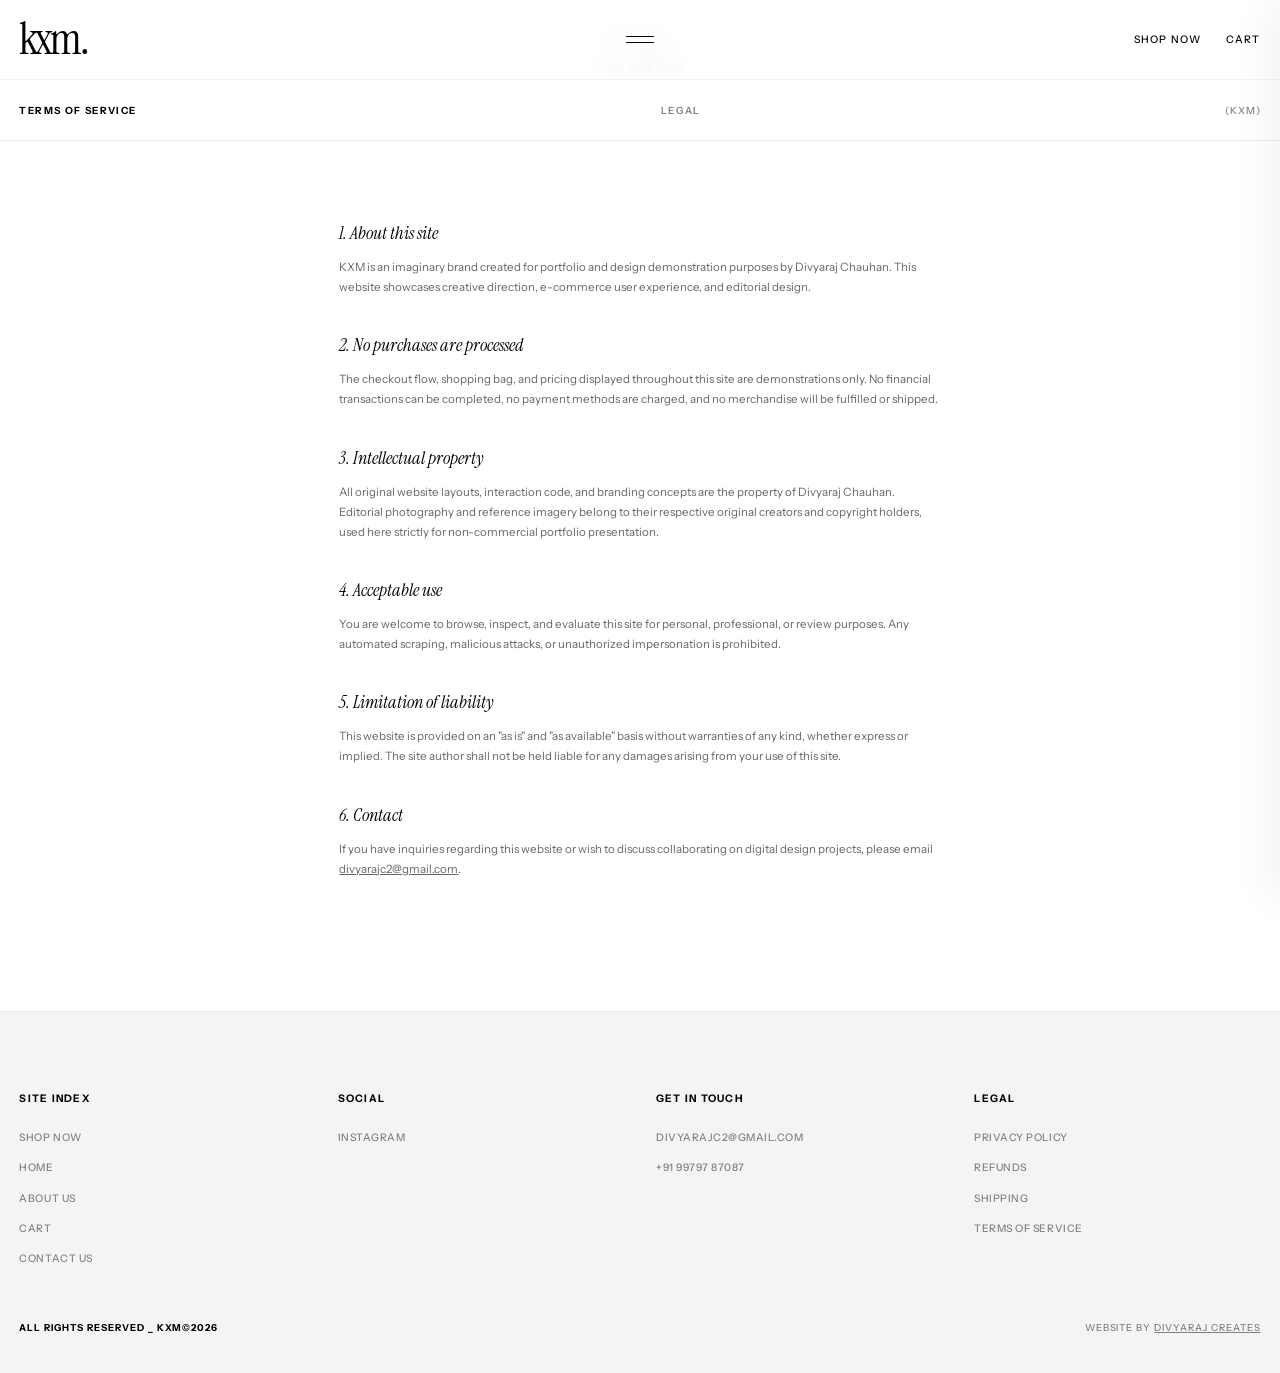
<file: terms-of-service.html>
<!DOCTYPE html>
<html lang="en">
<head>
  <meta charset="UTF-8" />
  <meta name="viewport" content="width=device-width, initial-scale=1.0" />
  <title>KXM — Terms of Service</title>
  <link rel="icon" type="image/x-icon" href="/favicon/favicon.ico" />
  <link rel="icon" type="image/png" sizes="16x16" href="/favicon/favicon-16x16.png" />
  <link rel="icon" type="image/png" sizes="32x32" href="/favicon/favicon-32x32.png" />
  <link rel="icon" type="image/png" sizes="96x96" href="/favicon/favicon-96x96.png" />
  <link rel="apple-touch-icon" sizes="180x180" href="/favicon/apple-touch-icon.png" />
  <link rel="manifest" href="/favicon/site.webmanifest" />
  <meta name="theme-color" content="#ffffff" />
  <link rel="canonical" href="https://kxm-by-divyaraj.vercel.app/terms-of-service" />
  <link rel="stylesheet" href="assets/css/cart.css" />
  <meta name="description" content="KXM Terms of Service — demonstration site terms, intellectual property, and acceptable use." />

  <!-- Open Graph / Facebook -->
  <meta property="og:type" content="website" />
  <meta property="og:url" content="https://kxm-by-divyaraj.vercel.app/terms-of-service" />
  <meta property="og:title" content="KXM — Terms of Service" />
  <meta property="og:description" content="KXM Terms of Service — demonstration site terms, intellectual property, and acceptable use." />
  <meta property="og:image" content="https://kxm-by-divyaraj.vercel.app/og-image.jpg" />

  <!-- Twitter Card -->
  <meta name="twitter:card" content="summary_large_image" />
  <meta name="twitter:url" content="https://kxm-by-divyaraj.vercel.app/terms-of-service" />
  <meta name="twitter:title" content="KXM — Terms of Service" />
  <meta name="twitter:description" content="KXM Terms of Service — demonstration site terms, intellectual property, and acceptable use." />
  <meta name="twitter:image" content="https://kxm-by-divyaraj.vercel.app/og-image.jpg" />

  <!-- Fonts (self-hosted) -->
  <link rel="stylesheet" href="assets/css/fonts.css" />
  <noscript><style>.js-reveal{opacity:1!important;transform:none!important}</style></noscript>

  <style>
    :root {
      --black:          #020202;
      --white:          #ffffff;
      --light-grey:     #f4f4f4;
      --light-faded:    #818181;
      --dark-faded-1:   rgba(2,2,2,0.1);
      --dark-faded-4:   rgba(2,2,2,0.4);
      --dark-faded-8:   rgba(2,2,2,0.8);
      --faded-text:     #cccccc;

      --font-primary:   'Instrument Sans', 'Helvetica Neue', Arial, sans-serif;
      --font-display:   'Instrument Serif', Georgia, serif;
      --font-italic:    'Instrument Serif', Georgia, serif;

      --margin:         clamp(1rem, 0.929rem + 0.357vw, 1.25rem);
      --gutter:         0.65rem;
    }

    *, *::before, *::after {
      box-sizing: border-box;
      margin: 0;
      padding: 0;
    }

    html {
      scroll-behavior: smooth;
      background: var(--white);
      color: var(--black);
    }

    body {
      font-family: var(--font-primary);
      background: var(--white);
      color: var(--black);
      overflow-x: hidden;
      -webkit-font-smoothing: antialiased;
      -moz-osx-font-smoothing: grayscale;
    }

    /* NAV */
    #nav {
      position: fixed;
      top: 0;
      left: 0;
      width: 100%;
      height: 5rem;
      padding: 0 var(--margin);
      display: flex;
      justify-content: space-between;
      align-items: center;
      z-index: 200;
      background: rgba(255, 255, 255, 0.92);
      backdrop-filter: blur(12px);
      border-bottom: 1px solid rgba(2, 2, 2, 0.05);
      transition: background 0.3s, border-color 0.3s;
    }

    .nav-brand {
      font-family: var(--font-display);
      font-size: 2.8rem;
      font-weight: 400;
      letter-spacing: -0.04em;
      text-transform: lowercase;
      color: var(--black);
      text-decoration: none;
      line-height: 1;
    }

    .nav-menu-toggle {
      position: absolute;
      left: 50%;
      top: 50%;
      transform: translate(-50%, -50%);
      width: 2.75rem;
      height: 1.5rem;
      background: none;
      border: none;
      cursor: pointer;
      display: flex;
      flex-direction: column;
      justify-content: center;
      align-items: center;
      gap: 5px;
      padding: 0;
      z-index: 205;
    }

    .nav-menu-toggle .toggle-line {
      width: 1.75rem;
      height: 1px;
      background: var(--black);
      display: block;
      transition: transform 0.35s cubic-bezier(0.16, 1, 0.3, 1), opacity 0.3s ease;
      transform-origin: center;
    }

    body.menu-open .nav-menu-toggle .toggle-line:first-child {
      transform: translateY(3px) rotate(45deg);
    }
    body.menu-open .nav-menu-toggle .toggle-line:last-child {
      transform: translateY(-3px) rotate(-45deg);
    }

    .nav-right {
      display: flex;
      align-items: center;
      gap: 1.5rem;
    }

    .nav-link-shop,
    .nav-link-cart {
      font-family: var(--font-primary);
      font-size: 0.65rem;
      font-weight: 500;
      letter-spacing: 0.12em;
      text-transform: uppercase;
      color: var(--black);
      text-decoration: none;
      position: relative;
      transition: opacity 0.2s;
    }

    .nav-link-shop:hover,
    .nav-link-cart:hover {
      opacity: 0.6;
    }

    .nav-link-cart .cart-badge {
      display: inline-flex;
      align-items: center;
      justify-content: center;
      width: 15px;
      height: 15px;
      background: var(--black);
      color: var(--white);
      font-size: 0.55rem;
      font-weight: 700;
      border-radius: 50%;
      margin-left: 0.35rem;
      vertical-align: middle;
    }

    /* MENU OVERLAY */
    .menu-overlay {
      position: fixed;
      top: 0;
      left: 0;
      width: 100%;
      height: 55vh;
      min-height: 480px;
      background: var(--white);
      z-index: 190;
      transform: translateY(-100%);
      transition: transform 0.5s cubic-bezier(0.16, 1, 0.3, 1);
      box-shadow: 0 15px 40px rgba(0,0,0,0.04);
      display: flex;
      flex-direction: column;
      justify-content: flex-end;
      padding: var(--margin) var(--margin) 2rem var(--margin);
      border-bottom: 1px solid rgba(2,2,2,0.06);
    }
    body.menu-open .menu-overlay {
      transform: translateY(0);
    }
    .menu-content {
      display: flex;
      flex-direction: column;
      height: 100%;
      justify-content: space-between;
      padding-top: 5rem;
    }
    .menu-main-links {
      display: flex;
      flex-direction: column;
      align-items: center;
      justify-content: center;
      gap: 1.1rem;
      margin-top: auto;
      margin-bottom: auto;
    }
    .menu-link {
      font-family: var(--font-primary);
      font-size: clamp(1.8rem, 4.5vw, 3.4rem);
      font-weight: 700;
      text-transform: uppercase;
      color: rgba(2,2,2,0.22);
      transition: color 0.3s ease, text-decoration-color 0.3s ease;
      letter-spacing: -0.01em;
      text-decoration: underline;
      text-underline-offset: 0.22em;
      text-decoration-color: transparent;
    }
    .menu-link:hover,
    .menu-link.active {
      color: rgba(2, 2, 2, 0.85);
      text-decoration-color: rgba(2, 2, 2, 0.35);
    }
    .menu-bottom-row {
      display: grid;
      grid-template-columns: 1fr auto 1fr;
      align-items: flex-end;
      padding-top: 1.5rem;
      border-top: 1px solid rgba(2,2,2,0.05);
    }
    .menu-bottom-center {
      display: flex;
      flex-direction: column;
      align-items: center;
      gap: 0.6rem;
    }
    .menu-sub-link {
      font-family: var(--font-primary);
      font-size: 0.75rem;
      font-weight: 700;
      text-transform: uppercase;
      color: var(--black);
      letter-spacing: 0.05em;
      transition: opacity 0.2s;
      text-decoration: none;
    }
    .menu-sub-link:hover {
      opacity: 0.6;
    }
    .menu-backdrop {
      position: fixed;
      inset: 0;
      background: rgba(2,2,2,0.25);
      backdrop-filter: blur(1px);
      z-index: 180;
      opacity: 0;
      pointer-events: none;
      transition: opacity 0.5s cubic-bezier(0.16, 1, 0.3, 1);
    }
    body.menu-open .menu-backdrop {
      opacity: 1;
      pointer-events: auto;
    }

    /* TITLE BAR */
    .legal-title-bar {
      display: flex;
      justify-content: space-between;
      align-items: center;
      padding: 1.5rem var(--margin);
      border-bottom: 1px solid rgba(2,2,2,0.07);
      margin-top: 5rem;
      width: 100%;
    }
    .legal-title-left {
      font-family: var(--font-primary);
      font-size: 0.62rem;
      font-weight: 700;
      letter-spacing: 0.14em;
      text-transform: uppercase;
      color: var(--black);
    }
    .legal-title-center {
      font-family: var(--font-primary);
      font-size: 0.62rem;
      font-weight: 600;
      letter-spacing: 0.12em;
      text-transform: uppercase;
      color: var(--light-faded);
    }
    .legal-title-right {
      font-family: var(--font-primary);
      font-size: 0.62rem;
      font-weight: 500;
      letter-spacing: 0.1em;
      text-transform: uppercase;
      color: var(--light-faded);
    }

    /* LEGAL CONTENT */
    .legal-container {
      max-width: 640px;
      margin: 0 auto;
      padding: 5rem var(--margin) 6rem;
    }
    .legal-section {
      margin-bottom: 2.25rem;
    }
    .legal-heading {
      font-family: var(--font-display);
      font-style: italic;
      font-size: 1.15rem;
      font-weight: 400;
      color: var(--black);
      margin-bottom: 0.75rem;
    }
    .legal-text {
      font-family: var(--font-primary);
      font-size: 0.72rem;
      line-height: 1.75;
      color: rgba(2, 2, 2, 0.6);
    }

    /* FOOTER */
    #footer {
      background: var(--light-grey);
      color: var(--black);
      padding: 5rem var(--margin) 2.5rem;
      border-top: 1px solid rgba(2,2,2,0.06);
    }
    .footer-nav-grid {
      display: grid;
      grid-template-columns: repeat(4, 1fr);
      gap: 2rem;
      margin-bottom: 3.5rem;
    }
    .footer-col-label {
      font-family: var(--font-primary);
      font-size: 0.65rem;
      font-weight: 700;
      letter-spacing: 0.12em;
      text-transform: uppercase;
      color: var(--black);
      margin-bottom: 1.25rem;
    }
    .footer-links {
      display: flex;
      flex-direction: column;
      gap: 0.65rem;
      list-style: none;
    }
    .footer-links a {
      font-family: var(--font-primary);
      font-size: 0.65rem;
      font-weight: 500;
      letter-spacing: 0.05em;
      text-transform: uppercase;
      color: var(--light-faded);
      text-decoration: none;
      transition: color 0.2s;
    }
    .footer-links a:hover {
      color: var(--black);
    }
    .footer-bottom {
      display: flex;
      justify-content: space-between;
      align-items: center;
      font-family: var(--font-primary);
      font-size: 0.6rem;
      font-weight: 700;
      letter-spacing: 0.1em;
      text-transform: uppercase;
      color: var(--black);
    }
    .footer-copy {
      color: var(--black);
    }
    .footer-designer {
      color: var(--light-faded);
      font-weight: 500;
    }

    @media (max-width: 900px) {
      .footer-nav-grid {
        grid-template-columns: 1fr 1fr;
        gap: 2rem;
      }
    }
    @media (max-width: 600px) {
      .footer-bottom {
        flex-direction: column;
        gap: 0.75rem;
        text-align: center;
      }
    }

    /* ── Accessibility & Reduced Motion ── */
    @media (prefers-reduced-motion: reduce) {
      .products-track { animation: none; }
      .js-reveal { opacity: 1; transform: none; transition: none; }
      * { scroll-behavior: auto !important; }
    }
    :focus-visible { outline: 1px solid var(--black); outline-offset: 3px; }
    #nav :focus-visible, .menu-overlay :focus-visible { outline-color: currentColor; }
    .skip-link {
      position: absolute;
      top: -40px;
      left: var(--margin);
      background: var(--black);
      color: var(--white);
      padding: 0.6rem 1rem;
      font-size: 0.65rem;
      text-transform: uppercase;
      letter-spacing: 0.1em;
      z-index: 400;
      transition: top 0.2s;
      text-decoration: none;
    }
    .skip-link:focus {
      top: var(--margin);
    }
  </style>
</head>
<body>
  <a href="#main" class="skip-link">Skip to content</a>

  <!-- NAV -->
  <nav id="nav" role="navigation" aria-label="Main navigation">
    <a href="index.html" class="nav-brand" id="navBrand" aria-label="KXM Home">kxm.</a>

    <button class="nav-menu-toggle" id="menuToggle" aria-label="Toggle menu" aria-expanded="false">
      <span class="toggle-line"></span>
      <span class="toggle-line"></span>
    </button>

    <div class="nav-right">
      <a href="shop.html" class="nav-link-shop">Shop Now</a>
      <a href="javascript:void(0)" class="nav-link-cart js-cart-open">Cart</a>
    </div>
  </nav>

  <!-- Menu Overlay -->
  <div id="menuOverlay" class="menu-overlay">
    <div class="menu-content">
      <div class="menu-main-links">
        <a href="shop.html" class="menu-link">Our Shop</a>
        <a href="index.html" class="menu-link">Home</a>
        <a href="about.html" class="menu-link">About Us</a>
        <a href="lookbook.html" class="menu-link">Lookbook</a>
        <a href="contact.html" class="menu-link">Contact</a>
      </div>
      <div class="menu-bottom-row">
        <div class="menu-bottom-left"></div>
        <div class="menu-bottom-center">
          <a href="javascript:void(0)" class="menu-sub-link js-cart-open">My Cart</a>
          <a href="index.html#newsletterForm" class="menu-sub-link" id="joinFamLink">Join The Fam</a>
        </div>
        <div class="menu-bottom-right"></div>
      </div>
    </div>
  </div>
  <div id="menuBackdrop" class="menu-backdrop"></div>

  <!-- TITLE BAR -->
  <div class="legal-title-bar">
    <h1 class="legal-title-left">TERMS OF SERVICE</h1>
    <div class="legal-title-center">LEGAL</div>
    <div class="legal-title-right">(KXM)</div>
  </div>

  <!-- MAIN CONTENT -->
  <main class="legal-container" id="main">
    <section class="legal-section">
      <h2 class="legal-heading">1. About this site</h2>
      <p class="legal-text">KXM is an imaginary brand created for portfolio and design demonstration purposes by Divyaraj Chauhan. This website showcases creative direction, e-commerce user experience, and editorial design.</p>
    </section>

    <section class="legal-section">
      <h2 class="legal-heading">2. No purchases are processed</h2>
      <p class="legal-text">The checkout flow, shopping bag, and pricing displayed throughout this site are demonstrations only. No financial transactions can be completed, no payment methods are charged, and no merchandise will be fulfilled or shipped.</p>
    </section>

    <section class="legal-section">
      <h2 class="legal-heading">3. Intellectual property</h2>
      <p class="legal-text">All original website layouts, interaction code, and branding concepts are the property of Divyaraj Chauhan. Editorial photography and reference imagery belong to their respective original creators and copyright holders, used here strictly for non-commercial portfolio presentation.</p>
    </section>

    <section class="legal-section">
      <h2 class="legal-heading">4. Acceptable use</h2>
      <p class="legal-text">You are welcome to browse, inspect, and evaluate this site for personal, professional, or review purposes. Any automated scraping, malicious attacks, or unauthorized impersonation is prohibited.</p>
    </section>

    <section class="legal-section">
      <h2 class="legal-heading">5. Limitation of liability</h2>
      <p class="legal-text">This website is provided on an "as is" and "as available" basis without warranties of any kind, whether express or implied. The site author shall not be held liable for any damages arising from your use of this site.</p>
    </section>

    <section class="legal-section">
      <h2 class="legal-heading">6. Contact</h2>
      <p class="legal-text">If you have inquiries regarding this website or wish to discuss collaborating on digital design projects, please email <a href="mailto:divyarajc2@gmail.com" style="color: inherit; text-decoration: underline;">divyarajc2@gmail.com</a>.</p>
    </section>
  </main>

  <!-- FOOTER -->
  <footer id="footer">
    <div class="footer-nav-grid">
      <div>
        <p class="footer-col-label">Site Index</p>
        <ul class="footer-links">
          <li><a href="shop.html">Shop Now</a></li>
          <li><a href="index.html">Home</a></li>
          <li><a href="about.html">About Us</a></li>
          <li><a href="javascript:void(0)" class="js-cart-open">Cart</a></li>
          <li><a href="contact.html">Contact Us</a></li>
        </ul>
      </div>
      <div>
        <p class="footer-col-label">Social</p>
        <ul class="footer-links">
          <li><a href="https://www.instagram.com/divyaraj.creates" target="_blank" rel="noopener noreferrer">Instagram</a></li>
        </ul>
      </div>
      <div>
        <p class="footer-col-label">Get In Touch</p>
        <ul class="footer-links">
          <li><a href="mailto:divyarajc2@gmail.com">divyarajc2@gmail.com</a></li>
          <li><a href="tel:+919979787087">+91 99797 87087</a></li>
        </ul>
      </div>
      <div>
        <p class="footer-col-label">Legal</p>
        <ul class="footer-links">
          <li><a href="privacy-policy.html">Privacy Policy</a></li>
          <li><a href="returns.html">Refunds</a></li>
          <li><a href="shipping.html">Shipping</a></li>
          <li><a href="terms-of-service.html">Terms of Service</a></li>
        </ul>
      </div>
    </div>

    <div class="footer-bottom">
      <p class="footer-copy">All Rights Reserved _ KXM©2026</p>
      <p class="footer-designer">Website by <a href="https://divyaraj-exhibit.vercel.app/" target="_blank" rel="noopener noreferrer" style="text-decoration: underline; color: inherit;">Divyaraj Creates</a></p>
    </div>
  </footer>

  <!-- Cart Drawer -->
  <div id="cartDrawer" class="cart-drawer">
    <div class="cart-header">
      <span class="cart-header-title">My Cart</span>
      <button class="cart-close-btn" id="cartCloseBtn">Close</button>
    </div>
    <div class="cart-items-container" id="cartItemsContainer"></div>
    <div class="cart-footer" id="cartFooter">
      <div class="cart-footer-row">
        <span class="cart-footer-label">Subtotal</span>
        <span class="cart-footer-value" id="cartSubtotalValue">₹0</span>
      </div>
      <div class="cart-footer-row">
        <span class="cart-footer-label">Shipping</span>
        <span class="cart-footer-value shipping-calculated">Calculated at checkout</span>
      </div>
      <div class="cart-footer-divider"></div>
      <button class="cart-checkout-btn" id="cartCheckoutBtn">Checkout</button>
    </div>
    <div class="cart-empty-state" id="cartEmptyState">
      <h3 class="cart-empty-title">Your Cart is Empty</h3>
      <p class="cart-empty-subtitle">Come on, treat yourself. You deserve it.</p>
      <a href="shop.html" class="cart-shop-now-btn" id="cartShopNowBtn">[ Shop Now ]</a>
    </div>
  </div>
  <div id="cartBackdrop" class="cart-backdrop"></div>

  <!-- Checkout Demo Modal Overlay -->
  <div id="checkoutModal" class="checkout-modal-overlay">
    <div class="checkout-modal">
      <button class="checkout-modal-close-btn" id="checkoutModalCloseBtn" aria-label="Close modal">&times;</button>
      <h3 class="checkout-modal-heading">Thank You for Exploring</h3>
      <p class="checkout-modal-text">This is a demonstration website created for portfolio purposes. Kxm. is an imaginary brand, and purchases cannot be completed.</p>
      <p class="checkout-modal-text">If you're interested in a website like this for your brand, let's talk.</p>
      <a href="mailto:divyarajc2@gmail.com" class="checkout-modal-cta-btn">Get in Touch</a>
    </div>
  </div>

  <script src="assets/js/products.js"></script>
  <script src="assets/js/cart.js"></script>
  <script>
    const body = document.body;
    const menuToggle = document.getElementById('menuToggle');
    const menuBackdrop = document.getElementById('menuBackdrop');
    const menuLinks = document.querySelectorAll('.menu-link');

    function openMenu() {
      body.classList.add('menu-open');
      if (menuToggle) menuToggle.setAttribute('aria-expanded', 'true');
    }
    function closeMenu() {
      body.classList.remove('menu-open');
      if (menuToggle) menuToggle.setAttribute('aria-expanded', 'false');
    }
    function toggleMenu() {
      if (body.classList.contains('menu-open')) {
        closeMenu();
      } else {
        openMenu();
      }
    }

    if (menuToggle) {
      menuToggle.addEventListener('click', (e) => {
        e.stopPropagation();
        toggleMenu();
      });
    }
    if (menuBackdrop) {
      menuBackdrop.addEventListener('click', closeMenu);
    }
    menuLinks.forEach(link => {
      link.addEventListener('click', closeMenu);
    });
    document.addEventListener('keydown', (e) => {
      if (e.key === 'Escape') closeMenu();
    });
  </script>
</body>
</html>
</file>
<file: assets/css/cart.css>
/* ============================================================
   KXM — cart.css (Round 2 — complete cart UI layer)
   Owns: cart drawer internals, checkout modal, scroll locks,
   focus & selection polish. Tokens come from each page with
   safe fallbacks so injected drawers look right everywhere.
   ============================================================ */

:root {
  --ck-black: var(--black, #020202);
  --ck-white: var(--white, #ffffff);
  --ck-grey:  var(--light-grey, #f4f4f4);
  --ck-faded: var(--light-faded, #818181);
  --ck-line:  rgba(2, 2, 2, 0.06);
  --ck-font:  var(--font-primary, Arial, sans-serif);
  --ck-serif: var(--font-display, 'Instrument Serif', Georgia, serif);
}

/* ── Global micro-polish ─────────────────────────────── */
::selection { background: var(--ck-black); color: var(--ck-white); }
a:focus-visible, button:focus-visible, input:focus-visible {
  outline: 1px solid var(--ck-black);
  outline-offset: 3px;
}
body.cart-open, body.menu-open { overflow: hidden; }

/* ── Drawer shell (fallback for pages without inline styles) ── */
.cart-drawer {
  position: fixed;
  top: 0; right: 0;
  width: 100%;
  max-width: 420px;
  height: 100%;
  background: var(--ck-white);
  z-index: 300;
  transform: translateX(100%);
  transition: transform 0.5s cubic-bezier(0.16, 1, 0.3, 1);
  box-shadow: -10px 0 40px rgba(0, 0, 0, 0.05);
  display: flex;
  flex-direction: column;
  padding: 1.25rem;
  border-left: 1px solid var(--ck-line);
}
body.cart-open .cart-drawer { transform: translateX(0); }

.cart-header {
  display: flex;
  justify-content: space-between;
  align-items: center;
  padding-bottom: 1.4rem;
  border-bottom: 1px solid var(--ck-line);
  flex-shrink: 0;
}
.cart-header-title {
  font-family: var(--ck-font);
  font-size: 0.72rem;
  font-weight: 700;
  text-transform: uppercase;
  letter-spacing: 0.1em;
  color: var(--ck-black);
}
.cart-close-btn {
  font-family: var(--ck-font);
  font-size: 0.68rem;
  font-weight: 700;
  text-transform: uppercase;
  letter-spacing: 0.1em;
  color: var(--ck-black);
  cursor: pointer;
  background: none;
  border: none;
  padding: 0;
  transition: opacity 0.2s ease;
}
.cart-close-btn:hover { opacity: 0.5; }

.cart-backdrop {
  position: fixed;
  inset: 0;
  background: rgba(2, 2, 2, 0.25);
  -webkit-backdrop-filter: blur(1px);
  backdrop-filter: blur(1px);
  z-index: 290;
  opacity: 0;
  pointer-events: none;
  transition: opacity 0.5s cubic-bezier(0.16, 1, 0.3, 1);
}
body.cart-open .cart-backdrop { opacity: 1; pointer-events: auto; }

/* ── Items scroll area ───────────────────────────────── */
.cart-items-container {
  flex: 1 1 auto;
  overflow-y: auto;
  padding: 0.25rem 0 1rem;
}
.cart-items-container::-webkit-scrollbar { width: 3px; }
.cart-items-container::-webkit-scrollbar-track { background: transparent; }
.cart-items-container::-webkit-scrollbar-thumb { background: rgba(2, 2, 2, 0.2); }

/* ── Cart item row ───────────────────────────────────── */
.cart-item {
  display: grid;
  grid-template-columns: 84px 1fr auto;
  gap: 1.1rem;
  align-items: start;
  padding: 1.3rem 0;
  border-bottom: 1px solid var(--ck-line);
  animation: ckItemIn 0.45s cubic-bezier(0.16, 1, 0.3, 1) both;
}
@keyframes ckItemIn {
  from { opacity: 0; transform: translateY(8px); }
  to   { opacity: 1; transform: none; }
}
.cart-item-img {
  width: 84px;
  height: 105px;
  background: var(--ck-grey);
  overflow: hidden;
}
.cart-item-img img { width: 100%; height: 100%; object-fit: cover; display: block; }

.cart-item-details {
  display: flex;
  flex-direction: column;
  gap: 0.55rem;
  padding-top: 0.1rem;
}
.cart-item-name {
  font-family: var(--ck-font);
  font-size: 0.68rem;
  font-weight: 500;
  letter-spacing: 0.07em;
  text-transform: uppercase;
  color: var(--ck-black);
  line-height: 1.4;
}
.cart-item-meta {
  font-family: var(--ck-font);
  font-size: 0.58rem;
  font-weight: 400;
  letter-spacing: 0.06em;
  text-transform: uppercase;
  color: var(--ck-faded);
}
.cart-item-qty {
  display: inline-flex;
  align-items: center;
  border: 1px solid rgba(2, 2, 2, 0.14);
  margin-top: 0.15rem;
  width: max-content;
}
.cart-item-qty button {
  width: 26px;
  height: 26px;
  display: flex;
  align-items: center;
  justify-content: center;
  font-size: 0.75rem;
  font-family: var(--ck-font);
  color: var(--ck-black);
  transition: background 0.2s ease;
}
.cart-item-qty button:hover:not(:disabled) { background: var(--ck-grey); }
.cart-item-qty button:disabled { opacity: 0.3; cursor: default; }
.cart-item-qty-value {
  min-width: 2ch;
  text-align: center;
  font-family: var(--ck-font);
  font-size: 0.62rem;
  font-weight: 500;
}
.cart-item-side {
  display: flex;
  flex-direction: column;
  align-items: flex-end;
  justify-content: space-between;
  gap: 1rem;
  padding-top: 0.1rem;
}
.cart-item-line {
  font-family: var(--ck-font);
  font-size: 0.68rem;
  font-weight: 700;
  letter-spacing: 0.04em;
  color: var(--ck-black);
}
.cart-item-remove {
  font-family: var(--ck-font);
  font-size: 0.55rem;
  font-weight: 500;
  letter-spacing: 0.1em;
  text-transform: uppercase;
  color: var(--ck-faded);
  text-decoration: underline;
  text-underline-offset: 2px;
  transition: color 0.2s ease;
}
.cart-item-remove:hover { color: var(--ck-black); }

/* ── Drawer footer / totals / checkout ───────────────── */
.cart-footer {
  border-top: 1px solid rgba(2, 2, 2, 0.12);
  padding-top: 1.4rem;
  margin-top: 0.5rem;
  flex-shrink: 0;
}
.cart-footer-row {
  display: flex;
  justify-content: space-between;
  align-items: baseline;
  padding: 0.45rem 0;
}
.cart-footer-label {
  font-family: var(--ck-font);
  font-size: 0.62rem;
  font-weight: 500;
  letter-spacing: 0.1em;
  text-transform: uppercase;
  color: var(--ck-black);
}
.cart-footer-value {
  font-family: var(--ck-font);
  font-size: 0.68rem;
  font-weight: 700;
  letter-spacing: 0.04em;
  color: var(--ck-black);
}
.cart-footer-value.shipping-calculated {
  font-weight: 400;
  font-size: 0.58rem;
  letter-spacing: 0.08em;
  text-transform: uppercase;
  color: var(--ck-faded);
}
.cart-footer-divider {
  height: 1px;
  background: var(--ck-line);
  margin: 0.9rem 0 1.2rem;
}
.cart-checkout-btn {
  width: 100%;
  background: var(--ck-black);
  color: var(--ck-white);
  font-family: var(--ck-font);
  font-size: 0.68rem;
  font-weight: 700;
  letter-spacing: 0.14em;
  text-transform: uppercase;
  padding: 1.15rem 1rem;
  box-shadow: inset 0 0 0 1px var(--ck-black);
  transition: background 0.25s ease, color 0.25s ease;
}
.cart-checkout-btn:hover { background: var(--ck-white); color: var(--ck-black); }

/* ── Empty state container (visibility is JS-driven) ─── */
.cart-empty-state {
  display: none;
  flex: 1;
  flex-direction: column;
  align-items: center;
  justify-content: center;
  text-align: center;
}
.cart-empty-title {
  font-family: var(--ck-serif);
  font-size: 1.7rem;
  font-weight: 400;
  text-transform: uppercase;
  letter-spacing: -0.01em;
  margin-bottom: 0.8rem;
  color: var(--ck-black);
}
.cart-empty-subtitle {
  font-family: var(--ck-font);
  font-size: 0.66rem;
  font-weight: 500;
  text-transform: uppercase;
  letter-spacing: 0.08em;
  line-height: 1.6;
  color: var(--ck-faded);
  margin-bottom: 2.4rem;
  max-width: 18rem;
}
.cart-shop-now-btn {
  font-family: var(--ck-font);
  font-size: 0.7rem;
  font-weight: 700;
  text-transform: uppercase;
  letter-spacing: 0.08em;
  color: var(--ck-black);
  border-bottom: 1px solid var(--ck-black);
  padding-bottom: 2px;
  transition: opacity 0.2s ease;
}
.cart-shop-now-btn:hover { opacity: 0.5; }

/* ── Checkout demo modal (was completely unstyled) ───── */
.checkout-modal-overlay {
  position: fixed;
  inset: 0;
  z-index: 400;
  display: none;
  align-items: center;
  justify-content: center;
  padding: 1.5rem;
  background: rgba(2, 2, 2, 0.45);
  -webkit-backdrop-filter: blur(2px);
  backdrop-filter: blur(2px);
}
.checkout-modal-overlay.is-open { display: flex; }
.checkout-modal {
  position: relative;
  width: 100%;
  max-width: 440px;
  background: var(--ck-white);
  padding: 3.2rem 2.6rem 2.8rem;
  text-align: center;
  box-shadow: 0 30px 80px rgba(0, 0, 0, 0.18);
  animation: ckModalIn 0.45s cubic-bezier(0.16, 1, 0.3, 1) both;
}
@keyframes ckModalIn {
  from { opacity: 0; transform: translateY(16px); }
  to   { opacity: 1; transform: none; }
}
.checkout-modal-close-btn {
  position: absolute;
  top: 0.8rem;
  right: 1rem;
  font-size: 1.5rem;
  font-weight: 300;
  line-height: 1;
  color: var(--ck-black);
  transition: opacity 0.2s ease;
}
.checkout-modal-close-btn:hover { opacity: 0.4; }
.checkout-modal-heading {
  font-family: var(--ck-serif);
  font-size: 1.65rem;
  font-weight: 400;
  text-transform: uppercase;
  margin-bottom: 1.2rem;
  color: var(--ck-black);
}
.checkout-modal-text {
  font-family: var(--ck-font);
  font-size: 0.6rem;
  font-weight: 500;
  letter-spacing: 0.08em;
  text-transform: uppercase;
  line-height: 1.9;
  color: var(--ck-faded);
  margin-bottom: 0.8rem;
}
.checkout-modal-cta-btn {
  display: inline-block;
  margin-top: 1rem;
  font-family: var(--ck-font);
  font-size: 0.62rem;
  font-weight: 700;
  letter-spacing: 0.12em;
  text-transform: uppercase;
  color: var(--ck-black);
  border: 1px solid var(--ck-black);
  padding: 0.9rem 2.4rem;
  transition: background 0.25s ease, color 0.25s ease;
}
.checkout-modal-cta-btn:hover { background: var(--ck-black); color: var(--ck-white); }

/* ── Mobile ──────────────────────────────────────────── */
@media (max-width: 600px) {
  .cart-drawer { max-width: 100%; padding: 1rem; }
  .cart-item { grid-template-columns: 72px 1fr auto; gap: 0.85rem; }
  .cart-item-img { width: 72px; height: 90px; }
  .checkout-modal { padding: 2.6rem 1.6rem 2.2rem; }
}

/* ── Accessibility: reduced motion ───────────────────── */
@media (prefers-reduced-motion: reduce) {
  .cart-drawer, .cart-backdrop, .checkout-modal, .cart-item {
    animation: none;
    transition: none;
  }
}
</file>
<file: assets/css/fonts.css>
/* KXM self-hosted fonts — mirrors Google css2 (Instrument Sans var 400..700 ital;
   Instrument Serif ital; display=swap) subsets latin+latin-ext.
   Generated by K3 build; byte-identical files, local urls. Do not hand-edit. */
/* latin-ext */
@font-face {
  font-family: 'Instrument Sans';
  font-style: italic;
  font-weight: 400 700;
  font-stretch: 100%;
  font-display: swap;
  src: url('../fonts/instrument-sans-italic-latin-ext.woff2') format('woff2');
  unicode-range: U+0100-02BA, U+02BD-02C5, U+02C7-02CC, U+02CE-02D7, U+02DD-02FF, U+0304, U+0308, U+0329, U+1D00-1DBF, U+1E00-1E9F, U+1EF2-1EFF, U+2020, U+20A0-20AB, U+20AD-20C4, U+2113, U+2C60-2C7F, U+A720-A7FF;
}
/* latin */
@font-face {
  font-family: 'Instrument Sans';
  font-style: italic;
  font-weight: 400 700;
  font-stretch: 100%;
  font-display: swap;
  src: url('../fonts/instrument-sans-italic-latin.woff2') format('woff2');
  unicode-range: U+0000-00FF, U+0131, U+0152-0153, U+02BB-02BC, U+02C6, U+02DA, U+02DC, U+0304, U+0308, U+0329, U+2000-206F, U+20AC, U+2122, U+2191, U+2193, U+2212, U+2215, U+FEFF, U+FFFD;
}
/* latin-ext */
@font-face {
  font-family: 'Instrument Sans';
  font-style: normal;
  font-weight: 400 700;
  font-stretch: 100%;
  font-display: swap;
  src: url('../fonts/instrument-sans-normal-latin-ext.woff2') format('woff2');
  unicode-range: U+0100-02BA, U+02BD-02C5, U+02C7-02CC, U+02CE-02D7, U+02DD-02FF, U+0304, U+0308, U+0329, U+1D00-1DBF, U+1E00-1E9F, U+1EF2-1EFF, U+2020, U+20A0-20AB, U+20AD-20C4, U+2113, U+2C60-2C7F, U+A720-A7FF;
}
/* latin */
@font-face {
  font-family: 'Instrument Sans';
  font-style: normal;
  font-weight: 400 700;
  font-stretch: 100%;
  font-display: swap;
  src: url('../fonts/instrument-sans-normal-latin.woff2') format('woff2');
  unicode-range: U+0000-00FF, U+0131, U+0152-0153, U+02BB-02BC, U+02C6, U+02DA, U+02DC, U+0304, U+0308, U+0329, U+2000-206F, U+20AC, U+2122, U+2191, U+2193, U+2212, U+2215, U+FEFF, U+FFFD;
}
/* latin-ext */
@font-face {
  font-family: 'Instrument Serif';
  font-style: italic;
  font-weight: 400;
  font-display: swap;
  src: url('../fonts/instrument-serif-italic-latin-ext.woff2') format('woff2');
  unicode-range: U+0100-02BA, U+02BD-02C5, U+02C7-02CC, U+02CE-02D7, U+02DD-02FF, U+0304, U+0308, U+0329, U+1D00-1DBF, U+1E00-1E9F, U+1EF2-1EFF, U+2020, U+20A0-20AB, U+20AD-20C4, U+2113, U+2C60-2C7F, U+A720-A7FF;
}
/* latin */
@font-face {
  font-family: 'Instrument Serif';
  font-style: italic;
  font-weight: 400;
  font-display: swap;
  src: url('../fonts/instrument-serif-italic-latin.woff2') format('woff2');
  unicode-range: U+0000-00FF, U+0131, U+0152-0153, U+02BB-02BC, U+02C6, U+02DA, U+02DC, U+0304, U+0308, U+0329, U+2000-206F, U+20AC, U+2122, U+2191, U+2193, U+2212, U+2215, U+FEFF, U+FFFD;
}
/* latin-ext */
@font-face {
  font-family: 'Instrument Serif';
  font-style: normal;
  font-weight: 400;
  font-display: swap;
  src: url('../fonts/instrument-serif-normal-latin-ext.woff2') format('woff2');
  unicode-range: U+0100-02BA, U+02BD-02C5, U+02C7-02CC, U+02CE-02D7, U+02DD-02FF, U+0304, U+0308, U+0329, U+1D00-1DBF, U+1E00-1E9F, U+1EF2-1EFF, U+2020, U+20A0-20AB, U+20AD-20C4, U+2113, U+2C60-2C7F, U+A720-A7FF;
}
/* latin */
@font-face {
  font-family: 'Instrument Serif';
  font-style: normal;
  font-weight: 400;
  font-display: swap;
  src: url('../fonts/instrument-serif-normal-latin.woff2') format('woff2');
  unicode-range: U+0000-00FF, U+0131, U+0152-0153, U+02BB-02BC, U+02C6, U+02DA, U+02DC, U+0304, U+0308, U+0329, U+2000-206F, U+20AC, U+2122, U+2191, U+2193, U+2212, U+2215, U+FEFF, U+FFFD;
}
</file>
